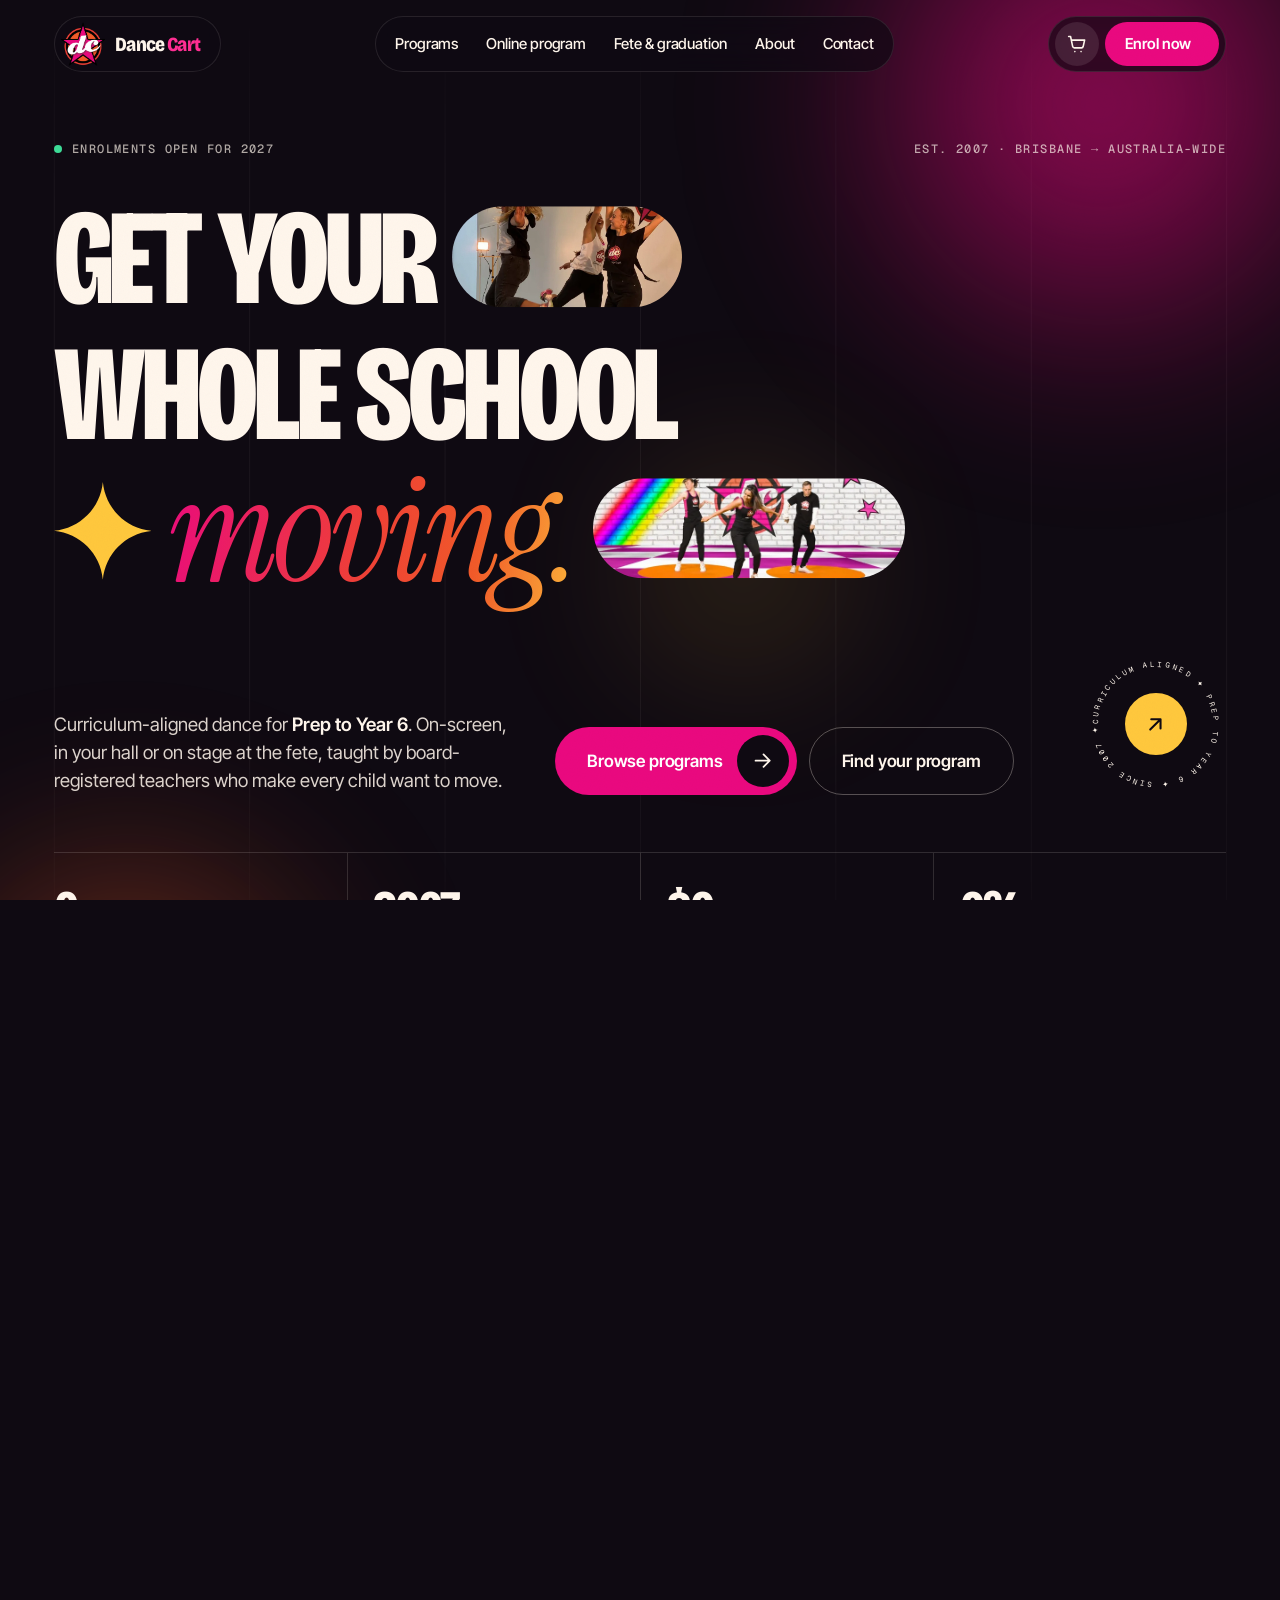
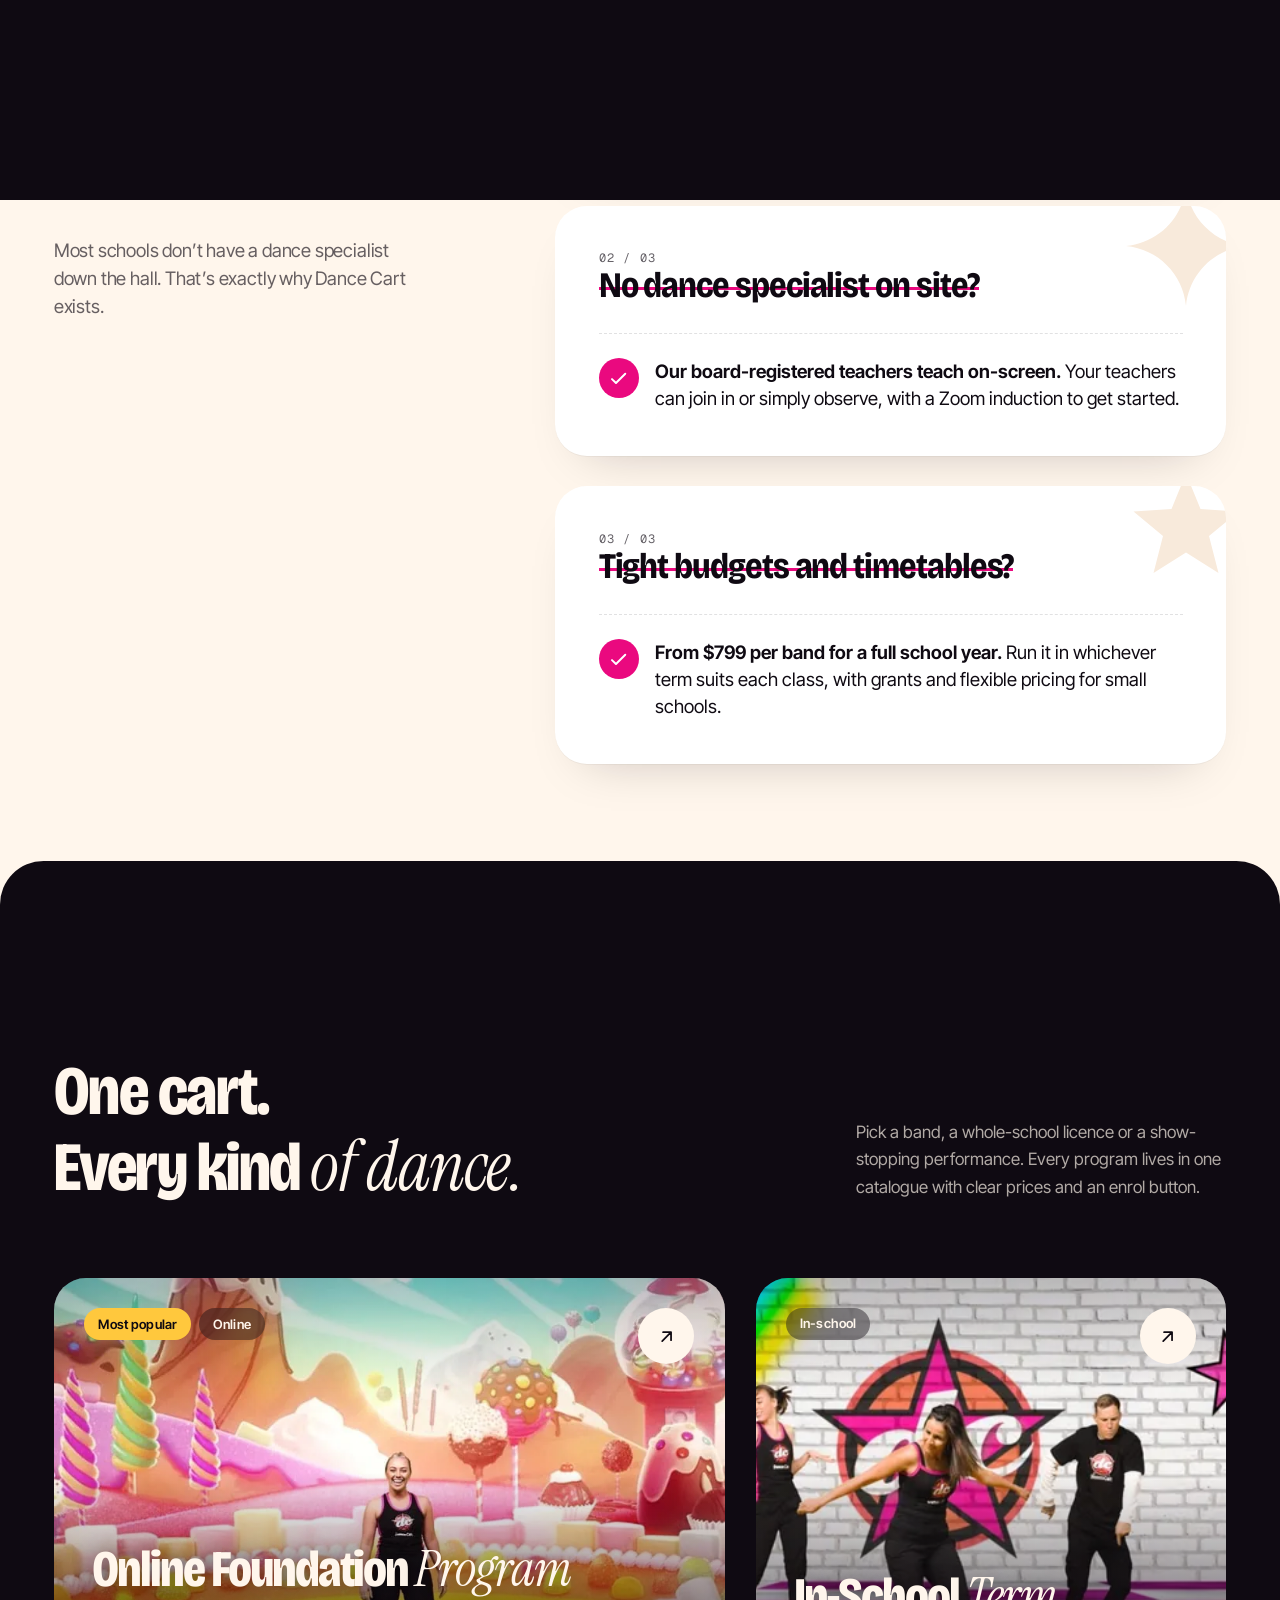
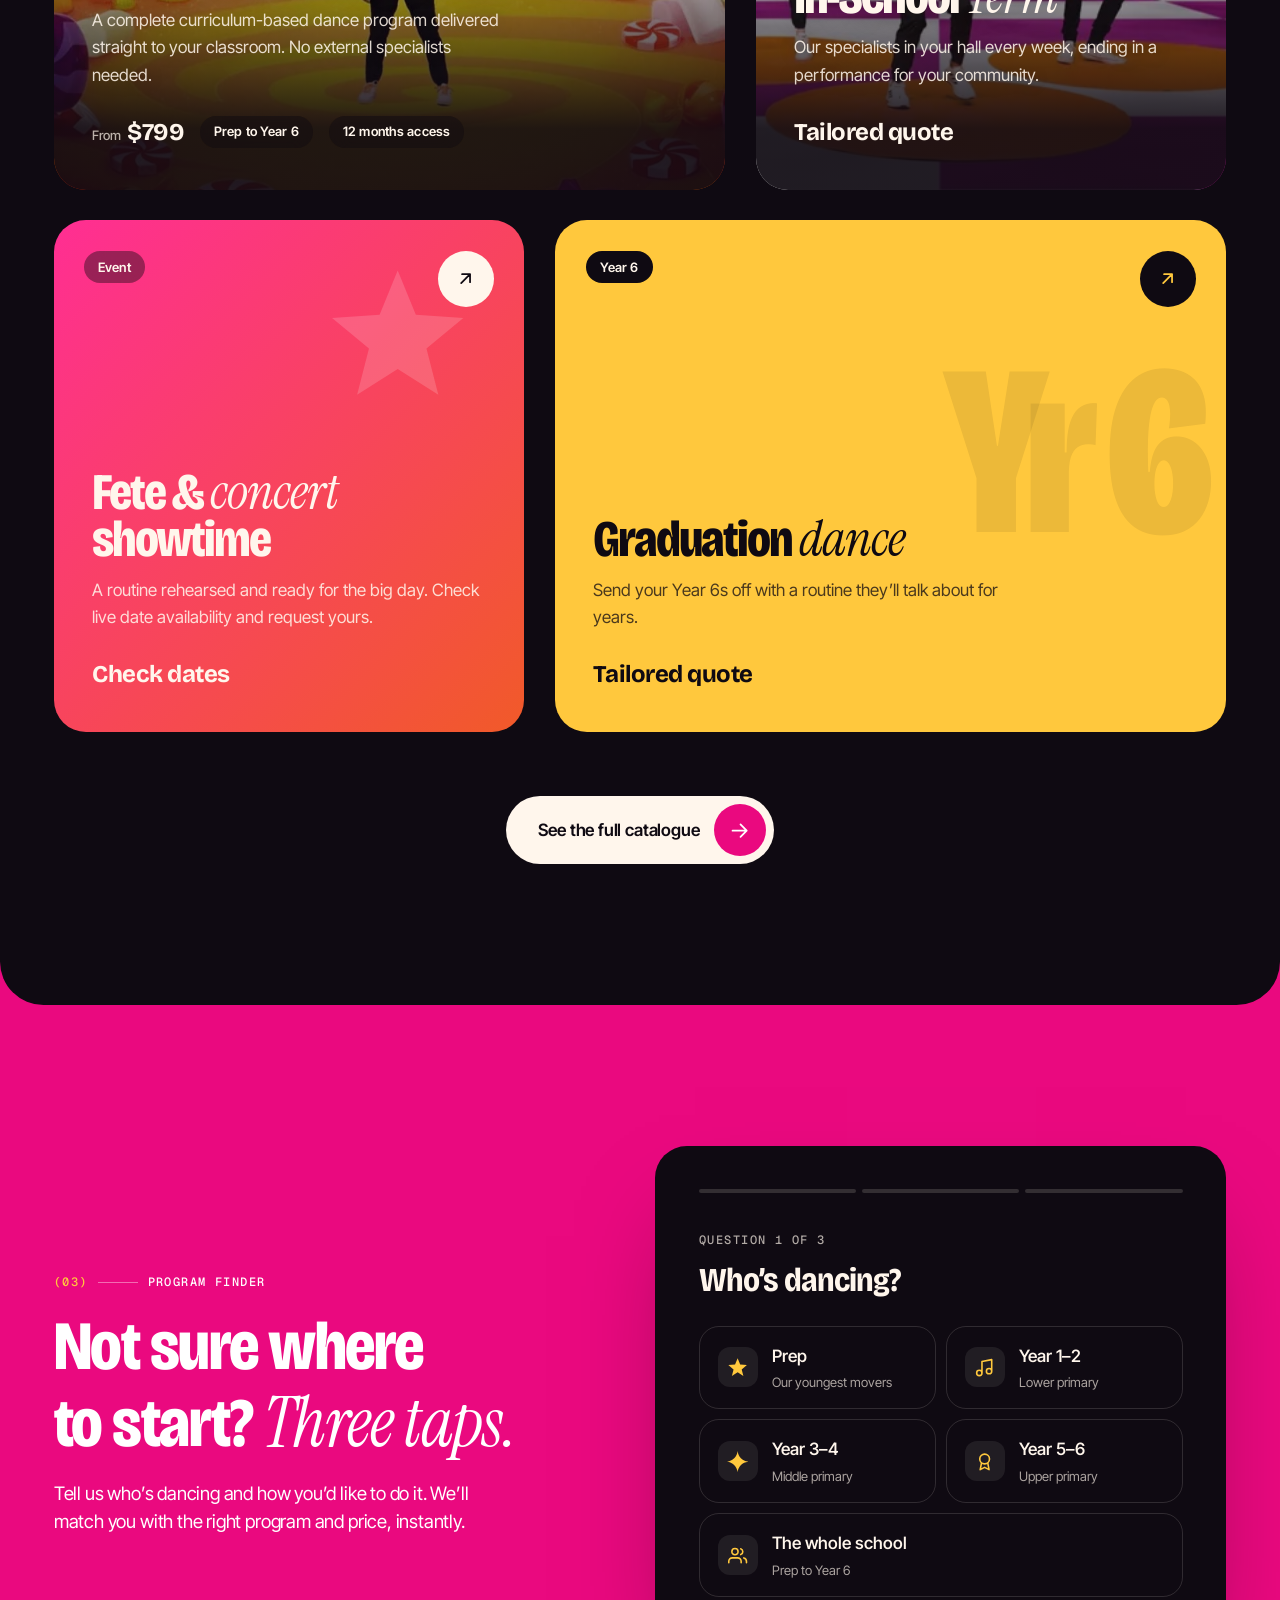
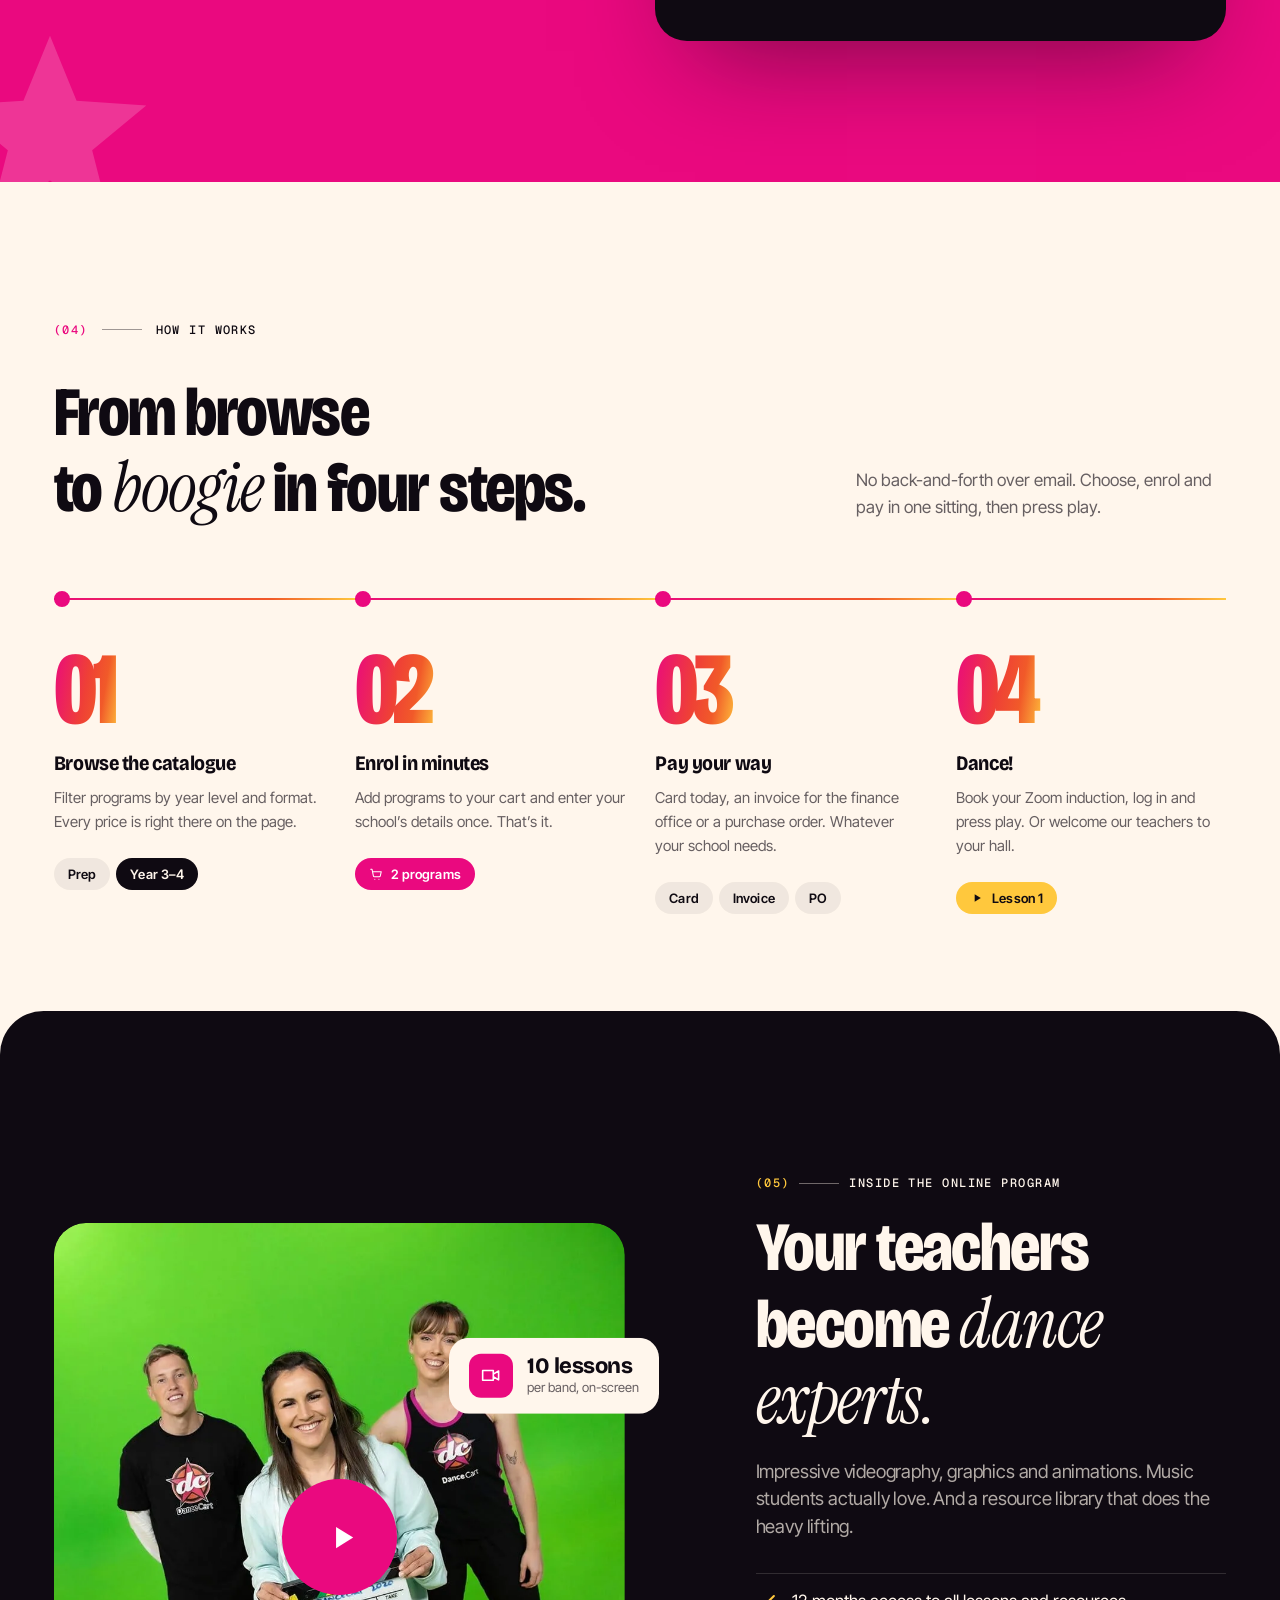
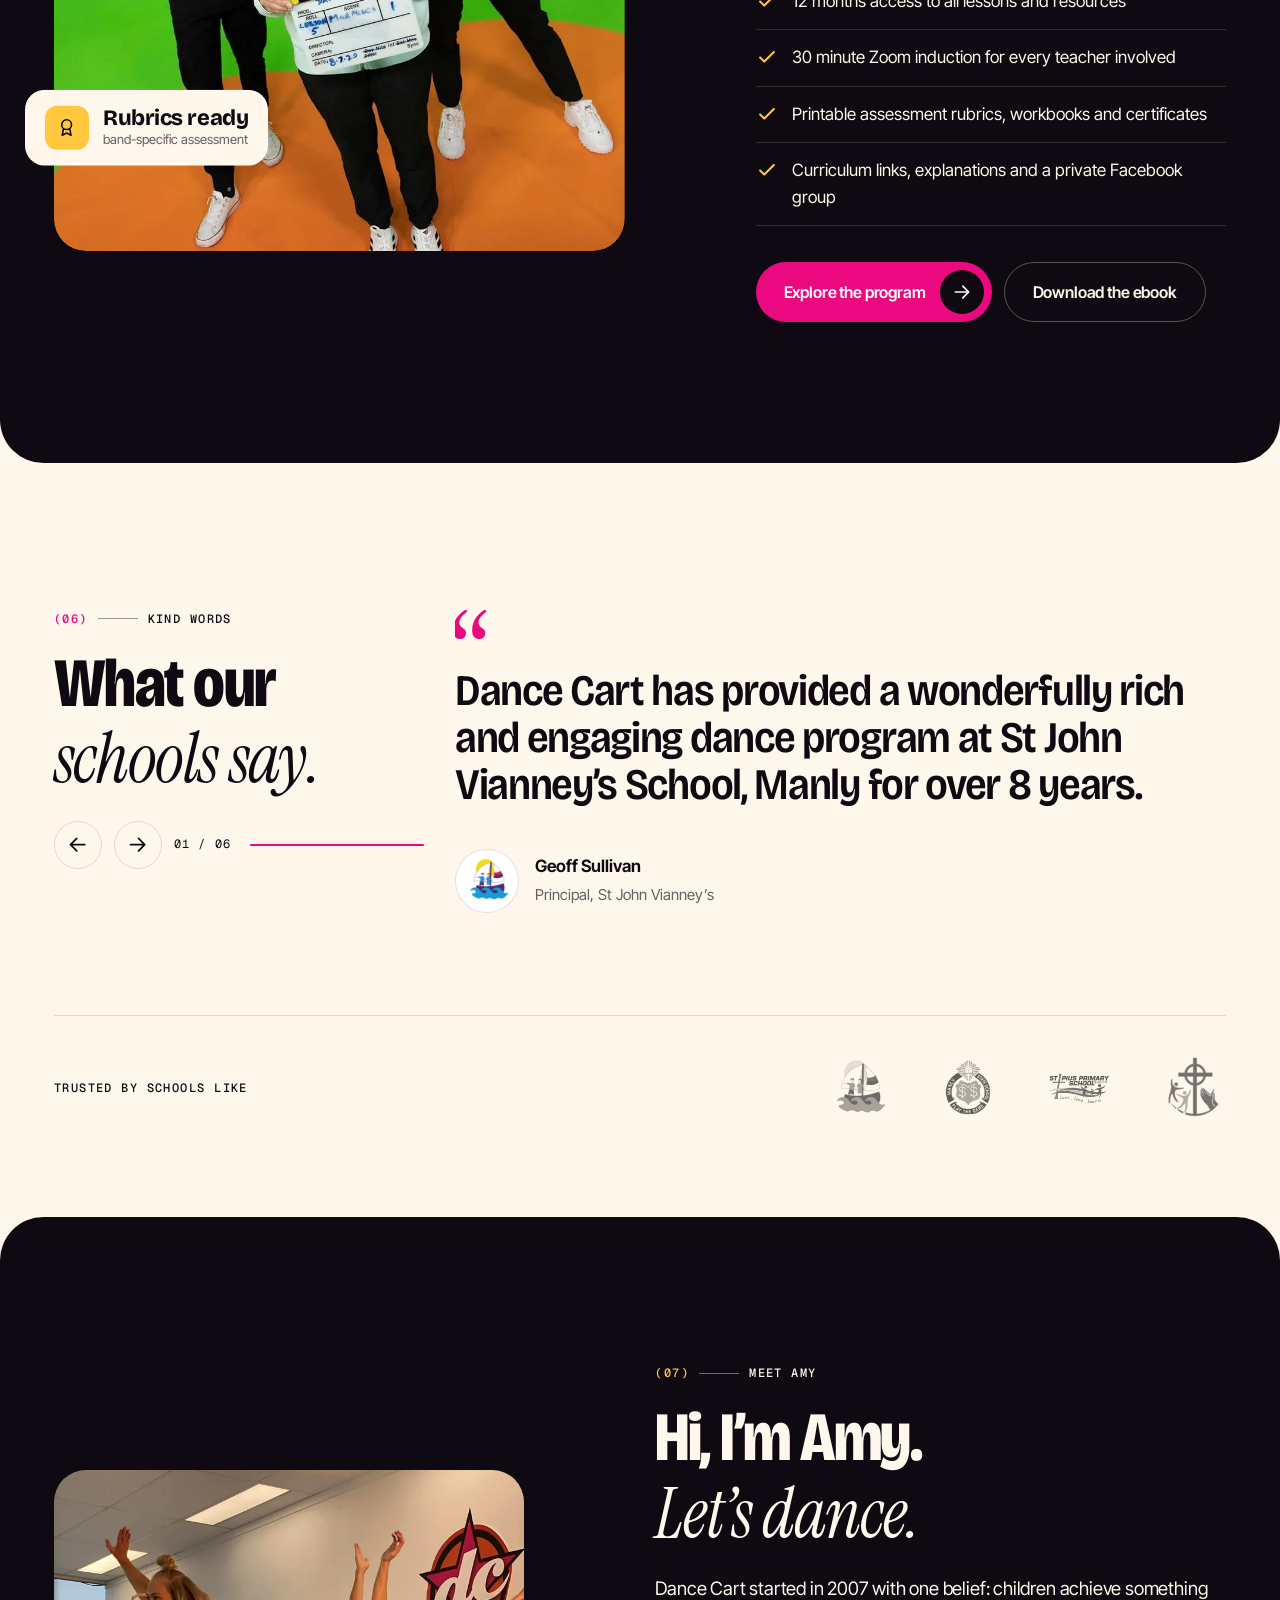
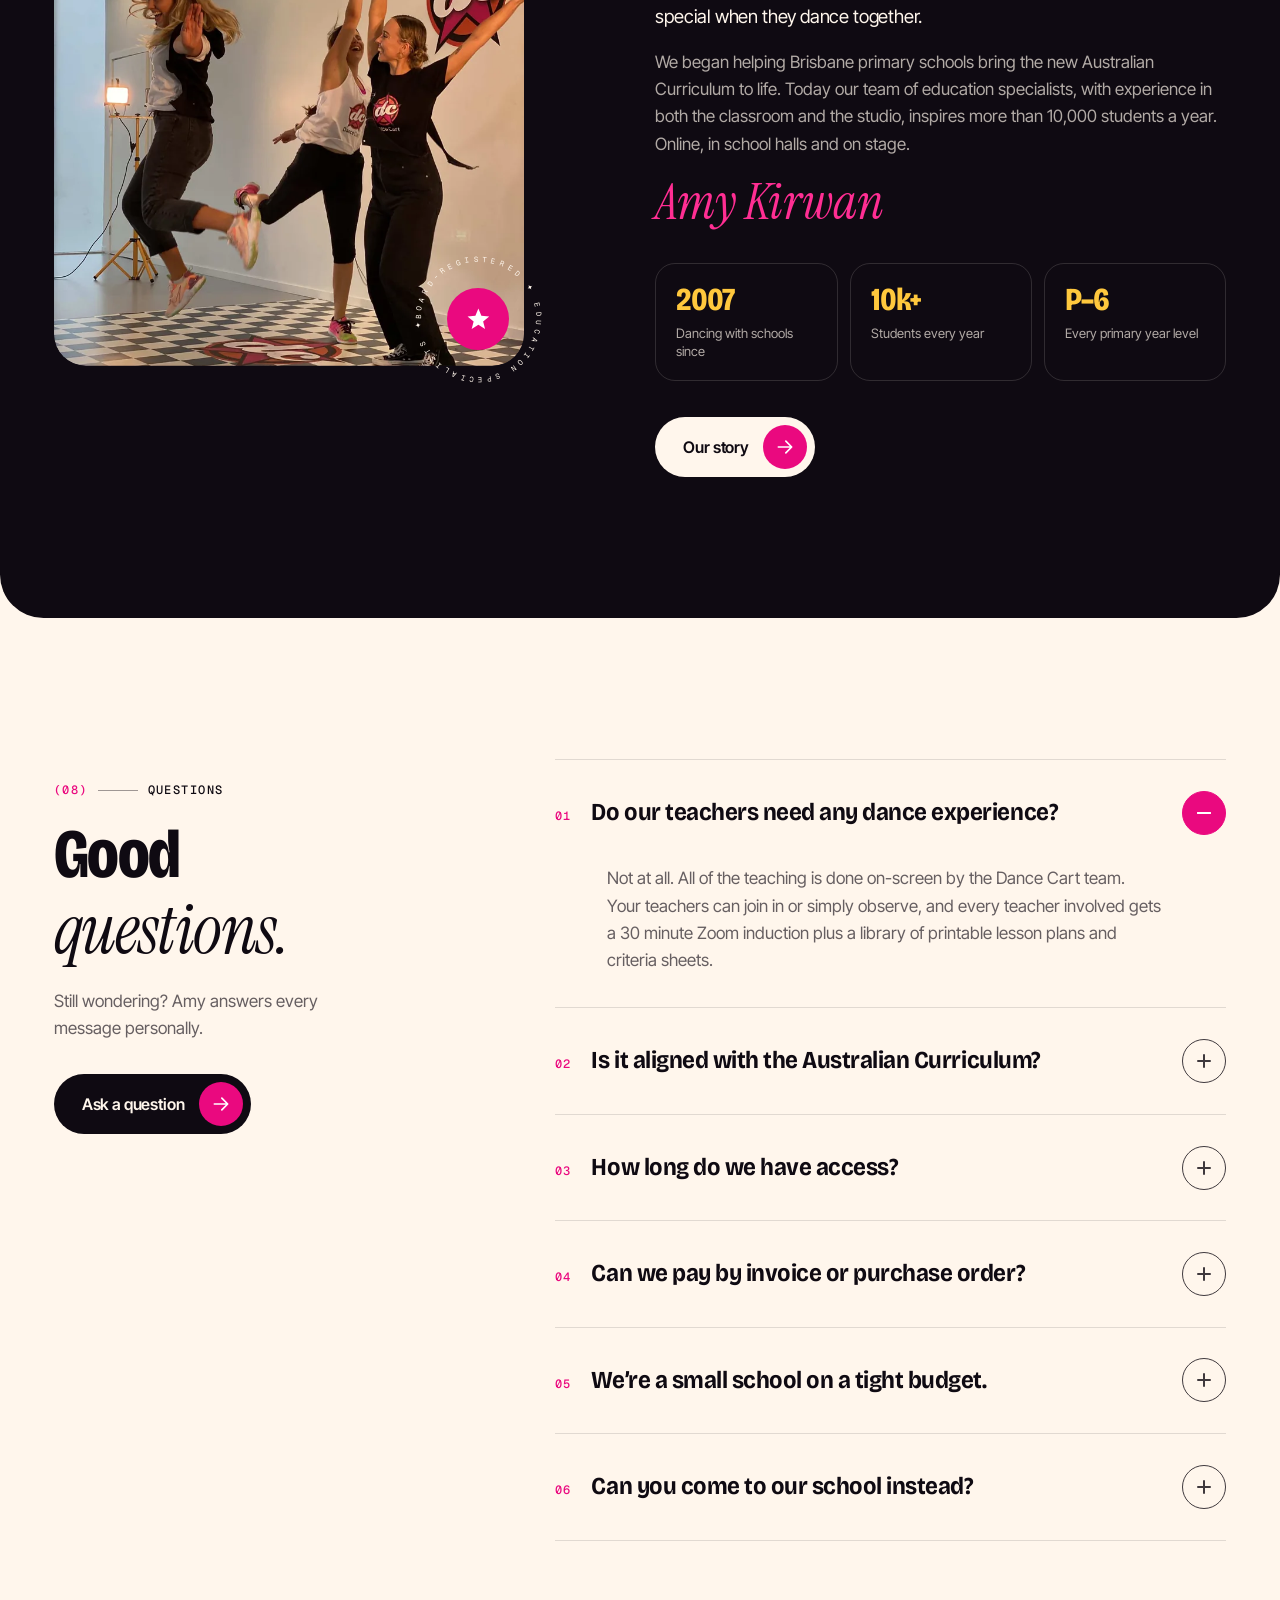
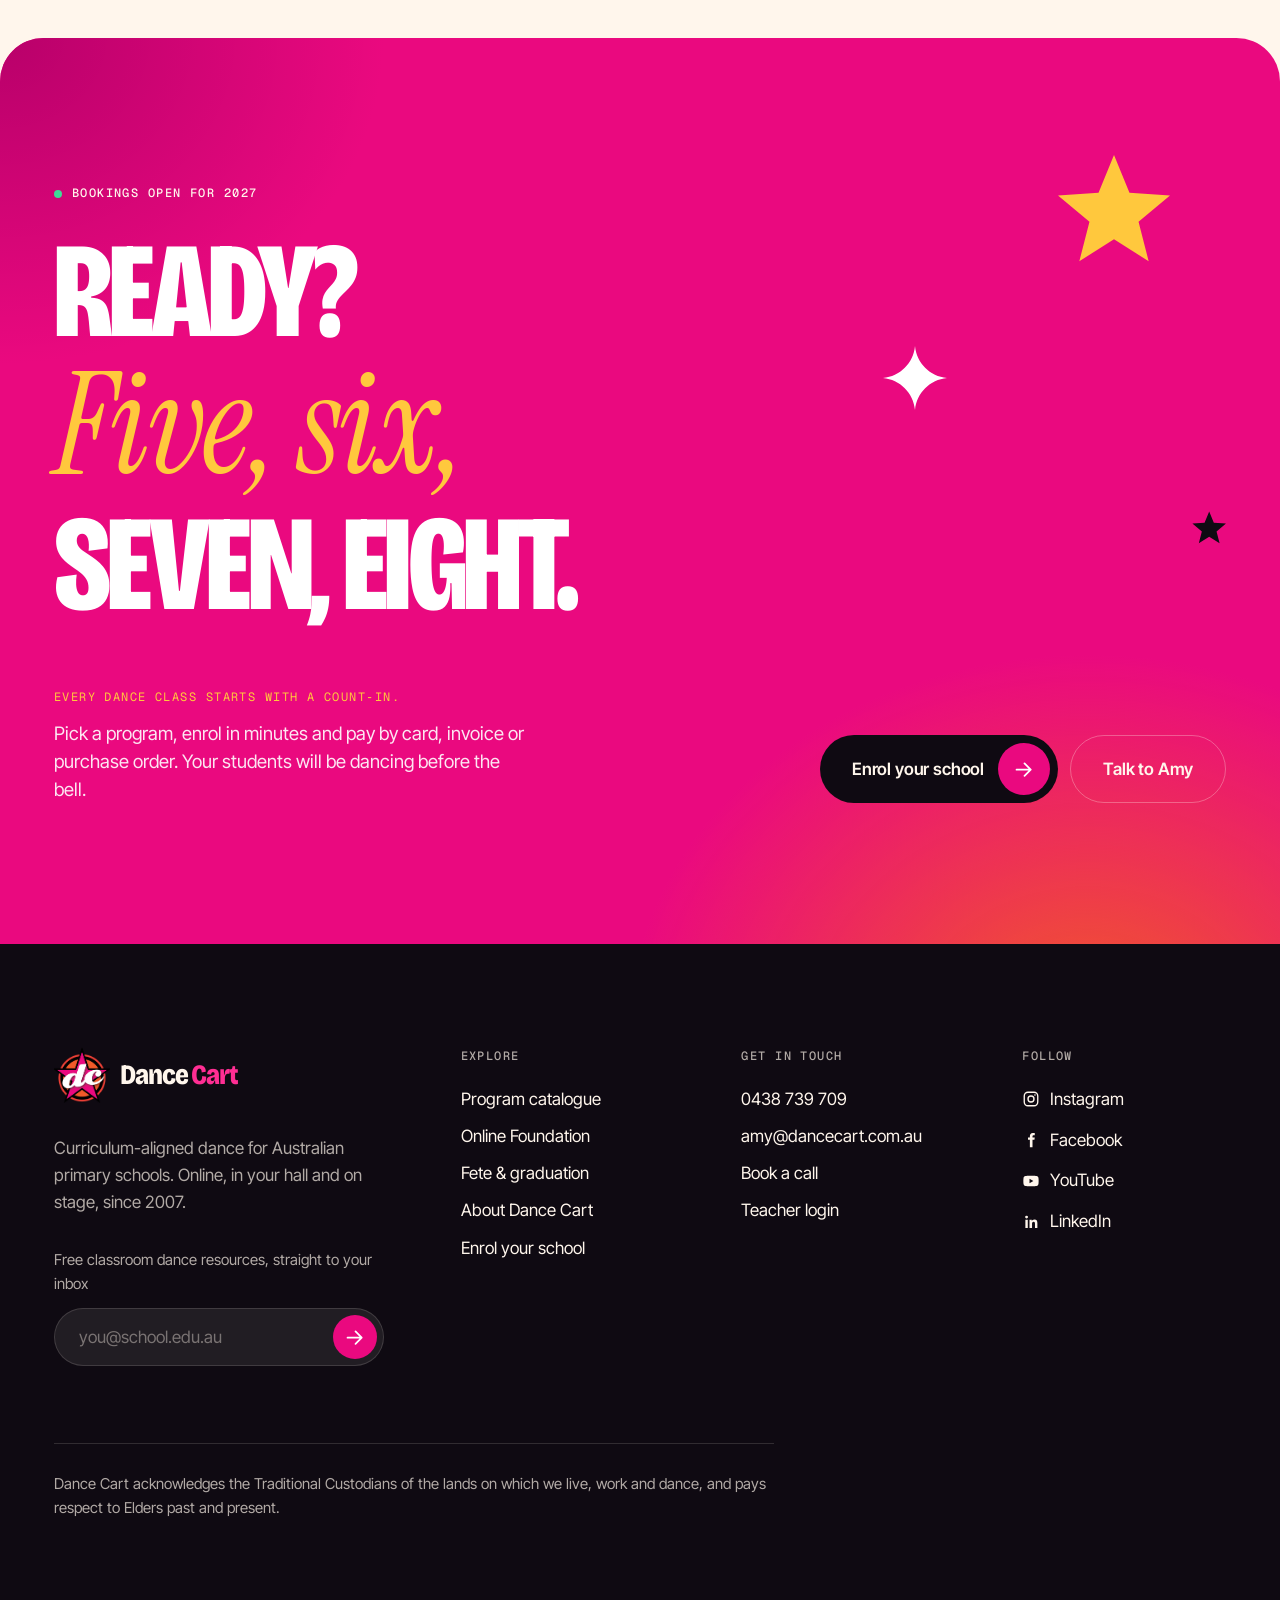
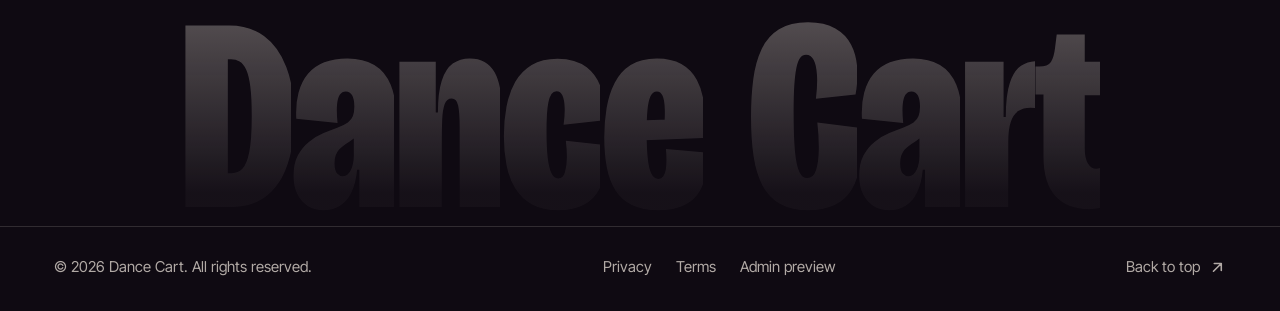
<file: index.html>
<!doctype html>
<html lang="en-AU">
<head>
  <meta charset="utf-8">
  <meta name="viewport" content="width=device-width, initial-scale=1, viewport-fit=cover">
  <title>Dance Cart | Curriculum-aligned dance programs for Australian primary schools</title>
  <meta name="description" content="Online, in-school, fete and graduation dance programs for Australian primary schools. Curriculum-aligned, taught by board-registered teachers. Browse, enrol and pay online.">
  <meta name="robots" content="index, follow">
  <link rel="canonical" href="https://www.dancecart.com.au/">
  <meta name="theme-color" content="#0f0a12">
  <meta property="og:type" content="website">
  <meta property="og:site_name" content="Dance Cart">
  <meta property="og:title" content="Dance Cart | Curriculum-aligned dance programs for Australian primary schools">
  <meta property="og:description" content="Online, in-school, fete and graduation dance programs for Australian primary schools. Curriculum-aligned, taught by board-registered teachers. Browse, enrol and pay online.">
  <meta property="og:url" content="https://www.dancecart.com.au/">
  <meta property="og:image" content="assets/img/og.jpg">
  <meta name="twitter:card" content="summary_large_image">
  <link rel="icon" href="assets/img/favicon.svg" type="image/svg+xml">
  <link rel="icon" href="assets/img/favicon-32.png" sizes="32x32" type="image/png">
  <link rel="apple-touch-icon" href="assets/img/apple-touch-icon.png">
  <script>
    /* Before first paint: preloader on the first visit of a session,
       a curtain when arriving from another page of the site. */
    (function (d) {
      var h = d.documentElement; h.classList.add('js');
      try {
        if (window.matchMedia('(prefers-reduced-motion: reduce)').matches) return;
        var s = window.sessionStorage;
        if (!s.getItem('dc-seen')) h.classList.add('is-loading');
        else if (s.getItem('dc-nav')) h.classList.add('is-entering');
        setTimeout(function () { h.classList.remove('is-loading', 'is-entering'); }, 6000);
      } catch (e) {}
    })(document);
  </script>
  <link rel="preload" href="assets/fonts/bricolage-grotesque-normal-200-800.woff2" as="font" type="font/woff2" crossorigin>
  <link rel="preload" href="assets/fonts/inter-tight-normal-300-700.woff2" as="font" type="font/woff2" crossorigin>
  <link rel="preload" href="assets/fonts/instrument-serif-italic-400.woff2" as="font" type="font/woff2" crossorigin>
  <link rel="stylesheet" href="assets/css/fonts.css?v=c5fd3fbf">
  <link rel="stylesheet" href="assets/css/main.css?v=0a6842bb">
  <script type="application/ld+json">
  {
    "@context": "https://schema.org",
    "@type": "EducationalOrganization",
    "name": "Dance Cart",
    "url": "https://www.dancecart.com.au",
    "email": "amy@dancecart.com.au",
    "telephone": "+61 438 739 709",
    "foundingDate": "2007",
    "description": "Curriculum-aligned dance programs for Australian primary schools: online, in-school, fete and graduation performances.",
    "areaServed": "Australia",
    "address": { "@type": "PostalAddress", "addressLocality": "Brisbane", "addressRegion": "QLD", "addressCountry": "AU" },
    "sameAs": [
      "https://www.facebook.com/Dancecart/",
      "https://www.instagram.com/dance.cart/",
      "https://www.linkedin.com/company/dance-cart/",
      "https://www.youtube.com/channel/UClw1FPyxZNXL_c0dzCB1tfg"
    ]
  }
  </script>
</head>
<body data-page="home" class="" id="top">
  <a class="skip-link" href="#main">Skip to content</a>

  <svg width="0" height="0" style="position:absolute" aria-hidden="true" focusable="false">
    <defs>
      <symbol id="i-star" viewBox="0 0 24 24"><path d="M12 1.5l2.9 7.1 7.6.5-5.9 4.9 1.9 7.4L12 17.3l-6.5 4.1 1.9-7.4L1.5 9.1l7.6-.5z" fill="currentColor"/></symbol>
      <symbol id="i-spark" viewBox="0 0 24 24"><path d="M12 0c.6 6.4 5.6 11.4 12 12-6.4.6-11.4 5.6-12 12-.6-6.4-5.6-11.4-12-12C6.4 11.4 11.4 6.4 12 0z" fill="currentColor"/></symbol>
      <symbol id="i-arrow" viewBox="0 0 24 24"><path d="M4 12h15m-6-7 7 7-7 7" fill="none" stroke="currentColor" stroke-width="2" stroke-linecap="round" stroke-linejoin="round"/></symbol>
      <symbol id="i-arrow-ur" viewBox="0 0 24 24"><path d="M7 17 17 7M8 7h9v9" fill="none" stroke="currentColor" stroke-width="2" stroke-linecap="round" stroke-linejoin="round"/></symbol>
      <symbol id="i-arrow-l" viewBox="0 0 24 24"><path d="M20 12H5m6-7-7 7 7 7" fill="none" stroke="currentColor" stroke-width="2" stroke-linecap="round" stroke-linejoin="round"/></symbol>
      <symbol id="i-cart" viewBox="0 0 24 24"><path d="M3 4h2.2l2.3 11.2a2 2 0 0 0 2 1.6h7.9a2 2 0 0 0 2-1.5L21 8H6.1M10 21h.01M17 21h.01" fill="none" stroke="currentColor" stroke-width="1.8" stroke-linecap="round" stroke-linejoin="round"/></symbol>
      <symbol id="i-close" viewBox="0 0 24 24"><path d="M6 6l12 12M18 6 6 18" fill="none" stroke="currentColor" stroke-width="2" stroke-linecap="round"/></symbol>
      <symbol id="i-plus" viewBox="0 0 24 24"><path d="M12 5v14M5 12h14" fill="none" stroke="currentColor" stroke-width="2" stroke-linecap="round"/></symbol>
      <symbol id="i-minus" viewBox="0 0 24 24"><path d="M5 12h14" fill="none" stroke="currentColor" stroke-width="2" stroke-linecap="round"/></symbol>
      <symbol id="i-check" viewBox="0 0 24 24"><path d="m4.5 12.5 4.5 4.5 10.5-10.5" fill="none" stroke="currentColor" stroke-width="2.2" stroke-linecap="round" stroke-linejoin="round"/></symbol>
      <symbol id="i-play" viewBox="0 0 24 24"><path d="M8 5.5v13l10.5-6.5z" fill="currentColor"/></symbol>
      <symbol id="i-phone" viewBox="0 0 24 24"><path d="M5 3h3.5l1.8 4.6-2.3 1.5a11 11 0 0 0 6.9 6.9l1.5-2.3L21 15.5V19a2 2 0 0 1-2.2 2A17 17 0 0 1 3 5.2 2 2 0 0 1 5 3z" fill="none" stroke="currentColor" stroke-width="1.8" stroke-linejoin="round"/></symbol>
      <symbol id="i-mail" viewBox="0 0 24 24"><path d="M3.5 5.5h17v13h-17zM4 6l8 6.5L20 6" fill="none" stroke="currentColor" stroke-width="1.8" stroke-linejoin="round"/></symbol>
      <symbol id="i-calendar" viewBox="0 0 24 24"><path d="M4 6.5h16V20H4zM4 10.5h16M8.5 3.5v5M15.5 3.5v5" fill="none" stroke="currentColor" stroke-width="1.8" stroke-linecap="round" stroke-linejoin="round"/></symbol>
      <symbol id="i-card" viewBox="0 0 24 24"><path d="M3 6h18v12H3zM3 10h18M7 15h4" fill="none" stroke="currentColor" stroke-width="1.8" stroke-linecap="round" stroke-linejoin="round"/></symbol>
      <symbol id="i-doc" viewBox="0 0 24 24"><path d="M6 3h8l4 4v14H6zM14 3v4h4M9 12h6M9 16h6" fill="none" stroke="currentColor" stroke-width="1.8" stroke-linecap="round" stroke-linejoin="round"/></symbol>
      <symbol id="i-receipt" viewBox="0 0 24 24"><path d="M6 3h12v18l-3-2-3 2-3-2-3 2zM9 8h6M9 12h6" fill="none" stroke="currentColor" stroke-width="1.8" stroke-linecap="round" stroke-linejoin="round"/></symbol>
      <symbol id="i-video" viewBox="0 0 24 24"><path d="M3 6.5h12v11H3zM15 10.5l6-3.5v10l-6-3.5" fill="none" stroke="currentColor" stroke-width="1.8" stroke-linejoin="round"/></symbol>
      <symbol id="i-music" viewBox="0 0 24 24"><path d="M9 18V5l11-2v13M9 18a3 3 0 1 1-6 0 3 3 0 0 1 6 0zM20 16a3 3 0 1 1-6 0 3 3 0 0 1 6 0z" fill="none" stroke="currentColor" stroke-width="1.8" stroke-linejoin="round"/></symbol>
      <symbol id="i-users" viewBox="0 0 24 24"><path d="M16 20v-1.5a4 4 0 0 0-4-4H6a4 4 0 0 0-4 4V20M9 11a3.5 3.5 0 1 0 0-7 3.5 3.5 0 0 0 0 7zM22 20v-1.5a4 4 0 0 0-3-3.9M15.5 4.2a3.5 3.5 0 0 1 0 6.6" fill="none" stroke="currentColor" stroke-width="1.8" stroke-linecap="round" stroke-linejoin="round"/></symbol>
      <symbol id="i-clock" viewBox="0 0 24 24"><circle cx="12" cy="12" r="8.5" fill="none" stroke="currentColor" stroke-width="1.8"/><path d="M12 7.5V12l3 2" fill="none" stroke="currentColor" stroke-width="1.8" stroke-linecap="round"/></symbol>
      <symbol id="i-award" viewBox="0 0 24 24"><circle cx="12" cy="9" r="5.5" fill="none" stroke="currentColor" stroke-width="1.8"/><path d="m8.5 13.5-1.5 7.5 5-2.5 5 2.5-1.5-7.5" fill="none" stroke="currentColor" stroke-width="1.8" stroke-linejoin="round"/></symbol>
      <symbol id="i-book" viewBox="0 0 24 24"><path d="M4 5a2 2 0 0 1 2-2h14v15H6a2 2 0 0 0-2 2zM4 20a2 2 0 0 0 2 2h14v-4" fill="none" stroke="currentColor" stroke-width="1.8" stroke-linejoin="round"/></symbol>
      <symbol id="i-shield" viewBox="0 0 24 24"><path d="M12 3 4.5 6v5.5c0 4.6 3.2 8.4 7.5 9.5 4.3-1.1 7.5-4.9 7.5-9.5V6z M8.5 12l2.5 2.5 4.5-4.5" fill="none" stroke="currentColor" stroke-width="1.8" stroke-linejoin="round" stroke-linecap="round"/></symbol>
      <symbol id="i-pin" viewBox="0 0 24 24"><path d="M12 21s-6.5-5.6-6.5-11a6.5 6.5 0 0 1 13 0c0 5.4-6.5 11-6.5 11z" fill="none" stroke="currentColor" stroke-width="1.8"/><circle cx="12" cy="10" r="2.4" fill="none" stroke="currentColor" stroke-width="1.8"/></symbol>
      <symbol id="i-download" viewBox="0 0 24 24"><path d="M12 4v11m-5-5 5 5 5-5M5 20h14" fill="none" stroke="currentColor" stroke-width="2" stroke-linecap="round" stroke-linejoin="round"/></symbol>
      <symbol id="i-search" viewBox="0 0 24 24"><circle cx="11" cy="11" r="6.5" fill="none" stroke="currentColor" stroke-width="1.8"/><path d="m16 16 4.5 4.5" fill="none" stroke="currentColor" stroke-width="1.8" stroke-linecap="round"/></symbol>
      <symbol id="i-lock" viewBox="0 0 24 24"><path d="M5.5 10.5h13V21h-13zM8 10.5V7.5a4 4 0 0 1 8 0v3" fill="none" stroke="currentColor" stroke-width="1.8" stroke-linejoin="round"/></symbol>
      <symbol id="i-facebook" viewBox="0 0 24 24"><path d="M14 8.5V7c0-.8.5-1.2 1.2-1.2H17V2.6h-2.6C11.6 2.6 10.5 4.4 10.5 7v1.5H8v3.3h2.5V21.5H14V11.8h2.6l.4-3.3z" fill="currentColor"/></symbol>
      <symbol id="i-instagram" viewBox="0 0 24 24"><rect x="3" y="3" width="18" height="18" rx="5" fill="none" stroke="currentColor" stroke-width="1.8"/><circle cx="12" cy="12" r="4" fill="none" stroke="currentColor" stroke-width="1.8"/><circle cx="17.3" cy="6.7" r="1.1" fill="currentColor"/></symbol>
      <symbol id="i-linkedin" viewBox="0 0 24 24"><path d="M4.5 9h3.2v11H4.5zM6.1 3.5a1.9 1.9 0 1 1 0 3.8 1.9 1.9 0 0 1 0-3.8zM10 9h3v1.6c.5-.9 1.7-1.9 3.5-1.9 3.4 0 4 2.2 4 5.1V20h-3.2v-5.5c0-1.3 0-3-1.8-3s-2.1 1.4-2.1 2.9V20H10z" fill="currentColor"/></symbol>
      <symbol id="i-youtube" viewBox="0 0 24 24"><path d="M22 8.2c-.2-1.6-1-2.7-2.6-2.9C16.9 5 12 5 12 5s-4.9 0-7.4.3C3 5.5 2.2 6.6 2 8.2 1.8 9.6 1.8 12 1.8 12s0 2.4.2 3.8c.2 1.6 1 2.7 2.6 2.9C7.1 19 12 19 12 19s4.9 0 7.4-.3c1.6-.2 2.4-1.3 2.6-2.9.2-1.4.2-3.8.2-3.8s0-2.4-.2-3.8zM10 15V9l5.2 3z" fill="currentColor"/></symbol>
      <symbol id="i-x" viewBox="0 0 24 24"><path d="M17.5 3h3.2l-7 8 8.2 10h-6.4l-5-6.2L4.8 21H1.6l7.5-8.6L1.2 3h6.6l4.5 5.7zm-1.1 16.2h1.8L6.7 4.7H4.8z" fill="currentColor"/></symbol>
    </defs>
  </svg>

  <div class="preloader" aria-hidden="true" title="Click to skip">
    <div class="preloader__layer preloader__layer--1"></div>
    <div class="preloader__layer preloader__layer--2"></div>
    <div class="preloader__layer preloader__layer--3"></div>

    <div class="preloader__top">
      <span class="label">Dance Cart &middot; Est. 2007</span>
      <span class="label preloader__hint">The count&#8209;in every dance class starts with</span>
    </div>

    <div class="preloader__count">
      <span class="preloader__num">5</span><span class="preloader__num">6</span><span class="preloader__num">7</span><span class="preloader__num">8</span>
      <div class="preloader__go">
        <img src="assets/img/dc-mark.png" alt="" width="140" height="140">
        <span>Let&rsquo;s <em>dance!</em></span>
      </div>
    </div>

    <div class="preloader__bottom">
      <span class="preloader__beats"><i></i><i></i><i></i><i></i></span>
      <span class="label preloader__words"><b>Five</b> <b>six</b> <b>seven</b> <b>eight</b></span>
    </div>
  </div>


  <div class="curtain" aria-hidden="true">
    <div class="curtain__panel curtain__panel--1"></div>
    <div class="curtain__panel curtain__panel--2"></div>
    <div class="curtain__panel curtain__panel--3"><img src="assets/img/dc-mark.png" alt="" width="96" height="96"></div>
  </div>

  <header class="header" data-header>
    <div class="header__inner">
      <a class="brand" href="index.html" aria-label="Dance Cart home">
        <img class="brand__mark" src="assets/img/dc-mark.png" alt="" width="44" height="44">
        <span class="brand__word">Dance<span>Cart</span></span>
      </a>

      <nav class="nav" aria-label="Main">
        <ul class="nav__list">
          <li><a class="nav__link" href="programs.html" data-nav="programs">Programs</a></li>
          <li><a class="nav__link" href="online-foundation.html" data-nav="online-foundation">Online program</a></li>
          <li><a class="nav__link" href="events.html" data-nav="events">Fete &amp; graduation</a></li>
          <li><a class="nav__link" href="about.html" data-nav="about">About</a></li>
          <li><a class="nav__link" href="contact.html" data-nav="contact">Contact</a></li>
        </ul>
      </nav>

      <div class="header__actions">
        <a class="header__login" href="https://www.dancecart.com.au/online-courses/">Teacher login</a>
        <button class="cart-btn" type="button" data-cart-open aria-label="Open your enrolment cart">
          <svg class="i"><use href="#i-cart"/></svg>
          <span class="cart-btn__count" data-cart-count>0</span>
        </button>
        <a class="btn btn--primary btn--sm header__cta" href="enrol.html" data-magnetic><span class="btn__text" data-text="Enrol now">Enrol now</span></a>
        <button class="burger" type="button" aria-label="Open menu" aria-expanded="false" aria-controls="menu" data-menu-toggle>
          <span></span><span></span>
        </button>
      </div>
    </div>
  </header>

  <div class="menu" id="menu" aria-hidden="true">
    <div class="menu__bg"></div>
    <nav class="menu__inner" aria-label="Mobile">
      <ul class="menu__list">
        <li><a href="index.html" data-nav="home" aria-current="page"><span class="menu__num">01</span>Home</a></li>
        <li><a href="programs.html" data-nav="programs"><span class="menu__num">02</span>Programs</a></li>
        <li><a href="online-foundation.html" data-nav="online-foundation"><span class="menu__num">03</span>Online program</a></li>
        <li><a href="events.html" data-nav="events"><span class="menu__num">04</span>Fete &amp; grad</a></li>
        <li><a href="about.html" data-nav="about"><span class="menu__num">05</span>About</a></li>
        <li><a href="contact.html" data-nav="contact"><span class="menu__num">06</span>Contact</a></li>
      </ul>
      <div class="menu__foot">
        <a class="btn btn--primary" href="enrol.html"><span class="btn__text" data-text="Enrol your school">Enrol your school</span><span class="btn__icon"><svg class="i"><use href="#i-arrow"/></svg></span></a>
        <div class="menu__contact">
          <a href="tel:+61438739709">0438 739 709</a>
          <a href="mailto:amy@dancecart.com.au">amy@dancecart.com.au</a>
          <a href="https://www.dancecart.com.au/online-courses/">Teacher login</a>
        </div>
      </div>
    </nav>
  </div>


  <main id="main" tabindex="-1">
<!-- Hero -->
    <section class="hero" aria-labelledby="hero-title">
      <div class="hero__bg" aria-hidden="true">
        <div class="hero__grid-lines"></div>
        <div class="blob blob--pink"></div>
        <div class="blob blob--orange"></div>
        <div class="blob blob--sun"></div>
      </div>

      <div class="container">
        <div class="hero__top" data-reveal="fade">
          <span class="label"><span class="label__dot"></span>Enrolments open for 2027</span>
          <span class="label">Est. 2007 &middot; Brisbane &rarr; Australia-wide</span>
        </div>

        <h1 class="hero__title" id="hero-title" data-split>
          <span class="hero__line">Get your <span class="hero__pill"><img src="assets/img/studio-jump-800.webp" alt="" width="800" height="886" fetchpriority="high"></span></span>
          <span class="hero__line hero__line--2">whole school</span>
          <span class="hero__line"><span class="hero__star" aria-hidden="true"><svg class="i"><use href="#i-spark"/></svg></span><em>moving.</em><span class="hero__pill hero__pill--wide"><img src="assets/img/rainbow-studio-700.webp" alt="" width="700" height="393"></span></span>
        </h1>

        <div class="hero__foot">
          <p class="hero__lead" data-reveal style="--d:.35s">Curriculum-aligned dance for <strong>Prep to Year 6</strong>. On-screen, in your hall or on stage at the fete, taught by board-registered teachers who make every child want to move.</p>
          <div class="hero__ctas" data-reveal style="--d:.45s">
            <a class="btn btn--primary btn--lg" href="programs.html" data-magnetic><span class="btn__text" data-text="Browse programs">Browse programs</span><span class="btn__icon"><svg class="i"><use href="#i-arrow"/></svg></span></a>
            <a class="btn btn--ghost-light btn--lg" href="#finder"><span class="btn__text" data-text="Find your program">Find your program</span></a>
          </div>
          <a class="hero__badge badge-spin" href="online-foundation.html" aria-label="Explore the Online Foundation Program" data-reveal="scale" style="--d:.55s">
            <svg class="ring" viewBox="0 0 200 200" aria-hidden="true"><defs><path id="ring-hero" d="M100,100 m-82,0 a82,82 0 1,1 164,0 a82,82 0 1,1 -164,0"/></defs><text><textPath href="#ring-hero" textLength="512" lengthAdjust="spacing">Curriculum aligned &#10022; Prep to Year 6 &#10022; Since 2007 &#10022; </textPath></text></svg>
            <span class="badge-spin__core"><svg class="i"><use href="#i-arrow-ur"/></svg></span>
          </a>
        </div>

        <div class="stats" data-reveal style="--d:.6s">
          <div class="stat"><span class="stat__num"><span data-count="10000">10,000</span>+</span><span class="stat__label">students dancing with us every year</span></div>
          <div class="stat"><span class="stat__num">2007</span><span class="stat__label">getting Aussie schools moving since</span></div>
          <div class="stat"><span class="stat__num">$<span data-count="799">799</span></span><span class="stat__label">a full year of online lessons per band</span></div>
          <div class="stat"><span class="stat__num"><span data-count="100">100</span>%</span><span class="stat__label">aligned to the Australian Curriculum</span></div>
        </div>
      </div>
    </section>

    <!-- Ribbons -->
    <div class="ribbons" aria-hidden="true">
      <div class="ribbon ribbon--pink">
        <div class="marquee" style="--speed:38s">
          <div class="marquee__track">
            <span class="marquee__item">Prep <svg class="i"><use href="#i-star"/></svg> Year 1&ndash;2 <svg class="i"><use href="#i-star"/></svg> Year 3&ndash;4 <svg class="i"><use href="#i-star"/></svg> Year 5&ndash;6 <svg class="i"><use href="#i-star"/></svg> <em>Whole school</em> <svg class="i"><use href="#i-star"/></svg></span>
          </div>
          <div class="marquee__track">
            <span class="marquee__item">Prep <svg class="i"><use href="#i-star"/></svg> Year 1&ndash;2 <svg class="i"><use href="#i-star"/></svg> Year 3&ndash;4 <svg class="i"><use href="#i-star"/></svg> Year 5&ndash;6 <svg class="i"><use href="#i-star"/></svg> <em>Whole school</em> <svg class="i"><use href="#i-star"/></svg></span>
          </div>
        </div>
      </div>
      <div class="ribbon ribbon--sun">
        <div class="marquee marquee--reverse" style="--speed:44s">
          <div class="marquee__track">
            <span class="marquee__item">Online <svg class="i"><use href="#i-spark"/></svg> In your hall <svg class="i"><use href="#i-spark"/></svg> <em>On stage</em> <svg class="i"><use href="#i-spark"/></svg> Fete day <svg class="i"><use href="#i-spark"/></svg> Graduation <svg class="i"><use href="#i-spark"/></svg></span>
          </div>
          <div class="marquee__track">
            <span class="marquee__item">Online <svg class="i"><use href="#i-spark"/></svg> In your hall <svg class="i"><use href="#i-spark"/></svg> <em>On stage</em> <svg class="i"><use href="#i-spark"/></svg> Fete day <svg class="i"><use href="#i-spark"/></svg> Graduation <svg class="i"><use href="#i-spark"/></svg></span>
          </div>
        </div>
      </div>
    </div>

    <!-- (01) Problems → fixes -->
    <section class="section" aria-labelledby="fix-title">
      <div class="container fixes">
        <div class="fixes__intro">
          <p class="label" data-reveal><span class="label__num">(01)</span><span class="label__line"></span>Sound familiar?</p>
          <h2 class="h2" id="fix-title" data-split><span>Dance is in</span><span>the curriculum.</span><span><em>Now what?</em></span></h2>
          <p class="lead muted" data-reveal>Most schools don&rsquo;t have a dance specialist down the hall. That&rsquo;s exactly why Dance Cart exists.</p>
        </div>
        <div class="fixes__list">
          <article class="fix" data-reveal>
            <svg class="fix__deco" aria-hidden="true"><use href="#i-star"/></svg>
            <span class="fix__num">01 / 03</span>
            <h3 class="fix__q">Unsure how to get your school moving?</h3>
            <div class="fix__a"><span class="fix__tick"><svg class="i"><use href="#i-check"/></svg></span><p><strong>Ready-to-run units for every year level.</strong> Ten lessons per band with lesson plans, rubrics and certificates already done for you.</p></div>
          </article>
          <article class="fix" data-reveal>
            <svg class="fix__deco" aria-hidden="true"><use href="#i-spark"/></svg>
            <span class="fix__num">02 / 03</span>
            <h3 class="fix__q">No dance specialist on site?</h3>
            <div class="fix__a"><span class="fix__tick"><svg class="i"><use href="#i-check"/></svg></span><p><strong>Our board-registered teachers teach on-screen.</strong> Your teachers can join in or simply observe, with a Zoom induction to get started.</p></div>
          </article>
          <article class="fix" data-reveal>
            <svg class="fix__deco" aria-hidden="true"><use href="#i-star"/></svg>
            <span class="fix__num">03 / 03</span>
            <h3 class="fix__q">Tight budgets and timetables?</h3>
            <div class="fix__a"><span class="fix__tick"><svg class="i"><use href="#i-check"/></svg></span><p><strong>From $799 per band for a full school year.</strong> Run it in whichever term suits each class, with grants and flexible pricing for small schools.</p></div>
          </article>
        </div>
      </div>
    </section>

    <!-- (02) Programs -->
    <section class="section section--ink section--round" aria-labelledby="prog-title">
      <div class="container">
        <div class="sec-head">
          <p class="sec-head__label label" data-reveal><span class="label__num">(02)</span><span class="label__line"></span>Programs</p>
          <h2 class="sec-head__title h2" id="prog-title" data-split><span>One cart.</span><span>Every kind <em>of dance.</em></span></h2>
          <div class="sec-head__aside" data-reveal>
            <p class="muted">Pick a band, a whole-school licence or a show-stopping performance. Every program lives in one catalogue with clear prices and an enrol button.</p>
          </div>
        </div>

        <div class="bento">
          <a class="bento__card bento__card--a" href="online-foundation.html" data-reveal data-cursor="Explore">
            <div class="bento__media"><img src="assets/img/candyland-862.webp" alt="A Dance Cart teacher on a colourful candyland set filming an online lesson" loading="lazy" width="862" height="679"></div>
            <div class="bento__top"><div class="bento__chips"><span class="chip chip--sun">Most popular</span><span class="chip chip--glass">Online</span></div><span class="bento__go"><svg class="i"><use href="#i-arrow-ur"/></svg></span></div>
            <h3 class="bento__title">Online Foundation <em>Program</em></h3>
            <p class="bento__text">A complete curriculum-based dance program delivered straight to your classroom. No external specialists needed.</p>
            <div class="bento__meta"><span class="bento__price"><small>From</small>$799</span><span class="chip chip--glass">Prep to Year 6</span><span class="chip chip--glass">12 months access</span></div>
          </a>
          <a class="bento__card bento__card--b" href="programs.html#in-school" data-reveal style="--d:.1s" data-cursor="Explore">
            <div class="bento__media"><img src="assets/img/rainbow-studio-700.webp" alt="Three Dance Cart teachers dancing in a bright rainbow studio" loading="lazy" width="700" height="393" style="object-position:62% 50%"></div>
            <div class="bento__top"><div class="bento__chips"><span class="chip chip--glass">In-school</span></div><span class="bento__go"><svg class="i"><use href="#i-arrow-ur"/></svg></span></div>
            <h3 class="bento__title">In-School <em>Term</em></h3>
            <p class="bento__text">Our specialists in your hall every week, ending in a performance for your community.</p>
            <div class="bento__meta"><span class="bento__price">Tailored quote</span></div>
          </a>
          <a class="bento__card bento__card--c" href="events.html" data-reveal data-cursor="Explore">
            <svg class="bento__art" aria-hidden="true"><use href="#i-star"/></svg>
            <div class="bento__top"><div class="bento__chips"><span class="chip chip--glass">Event</span></div><span class="bento__go"><svg class="i"><use href="#i-arrow-ur"/></svg></span></div>
            <h3 class="bento__title">Fete &amp; <em>concert</em> showtime</h3>
            <p class="bento__text">A routine rehearsed and ready for the big day. Check live date availability and request yours.</p>
            <div class="bento__meta"><span class="bento__price">Check dates</span></div>
          </a>
          <a class="bento__card bento__card--d" href="events.html#graduation" data-reveal style="--d:.1s" data-cursor="Explore">
            <span class="bento__art" aria-hidden="true">Yr 6</span>
            <div class="bento__top"><div class="bento__chips"><span class="chip chip--ink">Year 6</span></div><span class="bento__go"><svg class="i"><use href="#i-arrow-ur"/></svg></span></div>
            <h3 class="bento__title">Graduation <em>dance</em></h3>
            <p class="bento__text" style="opacity:.75">Send your Year 6s off with a routine they&rsquo;ll talk about for years.</p>
            <div class="bento__meta"><span class="bento__price">Tailored quote</span></div>
          </a>
        </div>

        <div class="bento__more" data-reveal>
          <a class="btn btn--light btn--lg" href="programs.html" data-magnetic><span class="btn__text" data-text="See the full catalogue">See the full catalogue</span><span class="btn__icon"><svg class="i"><use href="#i-arrow"/></svg></span></a>
        </div>
      </div>
    </section>

    <!-- Program finder -->
    <section class="section section--pink section--tuck finder" id="finder" aria-labelledby="finder-title">
      <svg class="finder__deco" style="width:220px;height:220px;left:-60px;bottom:-60px;animation:spin 30s linear infinite" aria-hidden="true"><use href="#i-star"/></svg>
      <div class="container finder__wrap">
        <div class="finder__intro">
          <p class="label" data-reveal><span class="label__num" style="color:var(--sun)">(03)</span><span class="label__line"></span>Program finder</p>
          <h2 class="h2" id="finder-title" data-split><span>Not sure where</span><span>to start? <em>Three taps.</em></span></h2>
          <p class="lead" data-reveal>Tell us who&rsquo;s dancing and how you&rsquo;d like to do it. We&rsquo;ll match you with the right program and price, instantly.</p>
        </div>

        <div class="finder__box" data-finder data-reveal="scale">
          <div class="finder__progress" aria-hidden="true"><i></i><i></i><i></i></div>

          <div class="finder__step" data-q="who">
            <p class="label" style="color:var(--muted-light)">Question 1 of 3</p>
            <p class="finder__q">Who&rsquo;s dancing?</p>
            <div class="finder__opts">
              <button class="opt" type="button" data-v="prep"><span class="opt__emoji"><svg class="i"><use href="#i-star"/></svg></span><span class="opt__text">Prep<small>Our youngest movers</small></span></button>
              <button class="opt" type="button" data-v="y12"><span class="opt__emoji"><svg class="i"><use href="#i-music"/></svg></span><span class="opt__text">Year 1&ndash;2<small>Lower primary</small></span></button>
              <button class="opt" type="button" data-v="y34"><span class="opt__emoji"><svg class="i"><use href="#i-spark"/></svg></span><span class="opt__text">Year 3&ndash;4<small>Middle primary</small></span></button>
              <button class="opt" type="button" data-v="y56"><span class="opt__emoji"><svg class="i"><use href="#i-award"/></svg></span><span class="opt__text">Year 5&ndash;6<small>Upper primary</small></span></button>
              <button class="opt opt--wide" type="button" data-v="whole"><span class="opt__emoji"><svg class="i"><use href="#i-users"/></svg></span><span class="opt__text">The whole school<small>Prep to Year 6</small></span></button>
            </div>
          </div>

          <div class="finder__step" data-q="how">
            <p class="label" style="color:var(--muted-light)">Question 2 of 3</p>
            <p class="finder__q">How would you like to dance?</p>
            <div class="finder__opts">
              <button class="opt opt--wide" type="button" data-v="online"><span class="opt__emoji"><svg class="i"><use href="#i-video"/></svg></span><span class="opt__text">On-screen, any time<small>Online lessons your teachers press play on</small></span></button>
              <button class="opt opt--wide" type="button" data-v="inschool"><span class="opt__emoji"><svg class="i"><use href="#i-users"/></svg></span><span class="opt__text">Our teachers, your hall<small>Weekly lessons on site for a term</small></span></button>
              <button class="opt opt--wide" type="button" data-v="event"><span class="opt__emoji"><svg class="i"><use href="#i-star"/></svg></span><span class="opt__text">A show-stopping performance<small>Fete, concert or graduation</small></span></button>
            </div>
            <button class="finder__back" type="button" data-finder-back><svg class="i"><use href="#i-arrow-l"/></svg>Back</button>
          </div>

          <div class="finder__step" data-q="when">
            <p class="label" style="color:var(--muted-light)">Question 3 of 3</p>
            <p class="finder__q">When do you want to start?</p>
            <div class="finder__opts">
              <button class="opt" type="button" data-v="now"><span class="opt__emoji"><svg class="i"><use href="#i-clock"/></svg></span><span class="opt__text">This term<small>As soon as possible</small></span></button>
              <button class="opt" type="button" data-v="next"><span class="opt__emoji"><svg class="i"><use href="#i-calendar"/></svg></span><span class="opt__text">Next term<small>Planning ahead</small></span></button>
              <button class="opt opt--wide" type="button" data-v="year"><span class="opt__emoji"><svg class="i"><use href="#i-book"/></svg></span><span class="opt__text">Next school year<small>Locking in 2027</small></span></button>
            </div>
            <button class="finder__back" type="button" data-finder-back><svg class="i"><use href="#i-arrow-l"/></svg>Back</button>
          </div>

          <div class="finder__result">
            <div data-finder-out></div>
            <button class="finder__back" type="button" data-finder-reset><svg class="i"><use href="#i-arrow-l"/></svg>Start over</button>
          </div>
        </div>
      </div>
    </section>

    <!-- (04) How it works -->
    <section class="section" aria-labelledby="how-title">
      <div class="container">
        <div class="sec-head">
          <p class="sec-head__label label" data-reveal><span class="label__num">(04)</span><span class="label__line"></span>How it works</p>
          <h2 class="sec-head__title h2" id="how-title" data-split><span>From browse</span><span>to <em>boogie</em> in four steps.</span></h2>
          <div class="sec-head__aside" data-reveal><p class="muted">No back-and-forth over email. Choose, enrol and pay in one sitting, then press play.</p></div>
        </div>
        <ol class="steps">
          <li class="step" style="--i:0"><span class="step__bar"></span><span class="step__dot"></span><p class="step__num">01</p><h3 class="step__title">Browse the catalogue</h3><p class="step__text">Filter programs by year level and format. Every price is right there on the page.</p><div class="step__ui"><span class="chip">Prep</span><span class="chip chip--ink">Year 3&ndash;4</span></div></li>
          <li class="step" style="--i:1"><span class="step__bar"></span><span class="step__dot"></span><p class="step__num">02</p><h3 class="step__title">Enrol in minutes</h3><p class="step__text">Add programs to your cart and enter your school&rsquo;s details once. That&rsquo;s it.</p><div class="step__ui"><span class="chip chip--pink"><svg class="i"><use href="#i-cart"/></svg>2 programs</span></div></li>
          <li class="step" style="--i:2"><span class="step__bar"></span><span class="step__dot"></span><p class="step__num">03</p><h3 class="step__title">Pay your way</h3><p class="step__text">Card today, an invoice for the finance office or a purchase order. Whatever your school needs.</p><div class="step__ui"><span class="chip">Card</span><span class="chip">Invoice</span><span class="chip">PO</span></div></li>
          <li class="step" style="--i:3"><span class="step__bar"></span><span class="step__dot"></span><p class="step__num">04</p><h3 class="step__title">Dance!</h3><p class="step__text">Book your Zoom induction, log in and press play. Or welcome our teachers to your hall.</p><div class="step__ui"><span class="chip chip--sun"><svg class="i"><use href="#i-play"/></svg>Lesson 1</span></div></li>
        </ol>
      </div>
    </section>

    <!-- (05) Online spotlight -->
    <section class="section section--ink section--round" aria-labelledby="spot-title">
      <div class="container spot">
        <div class="spot__media">
          <div class="spot__frame" data-clip>
            <img src="assets/img/team-1000.webp" alt="The Dance Cart team on a green-screen set with a film clapperboard" loading="lazy" width="1000" height="1054">
            <button class="spot__play" type="button" data-video aria-label="Watch a content sneak preview" data-cursor="Play"><svg class="i"><use href="#i-play"/></svg></button>
          </div>
          <div class="spot__float spot__float--a" data-parallax="0.08"><span class="spot__float-icon"><svg class="i"><use href="#i-video"/></svg></span><span><strong>10 lessons</strong><small>per band, on-screen</small></span></div>
          <div class="spot__float spot__float--b" data-parallax="-0.06"><span class="spot__float-icon"><svg class="i"><use href="#i-award"/></svg></span><span><strong>Rubrics ready</strong><small>band-specific assessment</small></span></div>
        </div>
        <div class="spot__body">
          <p class="label" data-reveal><span class="label__num">(05)</span><span class="label__line"></span>Inside the online program</p>
          <h2 class="h2" id="spot-title" data-split><span>Your teachers</span><span>become <em>dance</em></span><span><em>experts.</em></span></h2>
          <p class="lead muted" data-reveal>Impressive videography, graphics and animations. Music students actually love. And a resource library that does the heavy lifting.</p>
          <ul class="ticks" data-reveal>
            <li><svg class="i"><use href="#i-check"/></svg>12 months access to all lessons and resources</li>
            <li><svg class="i"><use href="#i-check"/></svg>30 minute Zoom induction for every teacher involved</li>
            <li><svg class="i"><use href="#i-check"/></svg>Printable assessment rubrics, workbooks and certificates</li>
            <li><svg class="i"><use href="#i-check"/></svg>Curriculum links, explanations and a private Facebook group</li>
          </ul>
          <div class="spot__ctas" data-reveal>
            <a class="btn btn--primary" href="online-foundation.html" data-magnetic><span class="btn__text" data-text="Explore the program">Explore the program</span><span class="btn__icon"><svg class="i"><use href="#i-arrow"/></svg></span></a>
            <a class="btn btn--ghost-light" href="https://www.dancecart.com.au/wp-content/uploads/2023/02/E-Book-Online-program-2023.pdf" target="_blank" rel="noopener"><span class="btn__text" data-text="Download the ebook">Download the ebook</span></a>
          </div>
        </div>
      </div>
    </section>

    <!-- (06) Testimonials -->
    <section class="section" aria-labelledby="quotes-title" data-quotes>
      <div class="container">
        <div class="quotes">
          <div class="quotes__aside">
            <div>
              <p class="label" data-reveal><span class="label__num">(06)</span><span class="label__line"></span>Kind words</p>
              <h2 class="h2" id="quotes-title" style="margin-top:20px" data-split><span>What our</span><span><em>schools say.</em></span></h2>
            </div>
            <div class="quotes__nav" data-reveal>
              <button class="icon-btn" type="button" data-quotes-prev aria-label="Previous testimonial"><svg class="i"><use href="#i-arrow-l"/></svg></button>
              <button class="icon-btn" type="button" data-quotes-next aria-label="Next testimonial"><svg class="i"><use href="#i-arrow"/></svg></button>
              <span class="quotes__count" data-quotes-count aria-live="polite">01 / 06</span>
              <span class="quotes__bar"><i></i></span>
            </div>
          </div>
          <div class="quotes__stage" data-quotes-stage data-reveal></div>
        </div>
        <div class="logos" data-reveal>
          <p class="label logos__label">Trusted by schools like</p>
          <div class="logos__row">
            <img src="assets/img/school-sjv.png" alt="St John Vianney's" loading="lazy" width="240" height="240">
            <img src="assets/img/school-manly.png" alt="Manly State School" loading="lazy" width="206" height="240">
            <img src="assets/img/school-stpius.png" alt="St Pius Primary School" loading="lazy" width="240" height="240">
            <img src="assets/img/school-stkevins.png" alt="St Kevin's" loading="lazy" width="240" height="240">
          </div>
        </div>
      </div>
    </section>

    <!-- (07) Meet Amy -->
    <section class="section section--ink section--round" aria-labelledby="amy-title">
      <div class="container meet">
        <div class="meet__media">
          <div class="meet__frame" data-clip><img src="assets/img/studio-jump-800.webp" alt="Dance Cart teachers leaping mid-routine in the studio" loading="lazy" width="800" height="886"></div>
          <div class="meet__sticker badge-spin" style="color:var(--paper)" aria-hidden="true">
            <svg class="ring" viewBox="0 0 200 200"><defs><path id="ring-amy" d="M100,100 m-82,0 a82,82 0 1,1 164,0 a82,82 0 1,1 -164,0"/></defs><text><textPath href="#ring-amy" textLength="512" lengthAdjust="spacing">Board-registered &#10022; Education specialists &#10022; </textPath></text></svg>
            <span class="badge-spin__core" style="background:var(--pink);color:var(--white)"><svg class="i"><use href="#i-star"/></svg></span>
          </div>
        </div>
        <div class="meet__body">
          <p class="label" data-reveal><span class="label__num">(07)</span><span class="label__line"></span>Meet Amy</p>
          <h2 class="h2" id="amy-title" data-split><span>Hi, I&rsquo;m Amy.</span><span><em>Let&rsquo;s dance.</em></span></h2>
          <p class="lead" data-reveal>Dance Cart started in 2007 with one belief: children achieve something special when they dance together.</p>
          <p class="muted" data-reveal>We began helping Brisbane primary schools bring the new Australian Curriculum to life. Today our team of education specialists, with experience in both the classroom and the studio, inspires more than 10,000 students a year. Online, in school halls and on stage.</p>
          <p class="meet__sig" data-reveal>Amy Kirwan</p>
          <div class="meet__facts" data-reveal>
            <div class="fact"><strong>2007</strong><small>Dancing with schools since</small></div>
            <div class="fact"><strong><span data-count="10">10</span>k+</strong><small>Students every year</small></div>
            <div class="fact"><strong>P&ndash;6</strong><small>Every primary year level</small></div>
          </div>
          <div class="spot__ctas" data-reveal>
            <a class="btn btn--light" href="about.html"><span class="btn__text" data-text="Our story">Our story</span><span class="btn__icon"><svg class="i"><use href="#i-arrow"/></svg></span></a>
          </div>
        </div>
      </div>
    </section>

    <!-- (08) FAQ -->
    <section class="section" aria-labelledby="faq-title">
      <div class="container faq">
        <div class="faq__intro">
          <p class="label" data-reveal><span class="label__num">(08)</span><span class="label__line"></span>Questions</p>
          <h2 class="h2" id="faq-title" data-split><span>Good</span><span><em>questions.</em></span></h2>
          <p class="muted" data-reveal>Still wondering? Amy answers every message personally.</p>
          <a class="btn btn--dark" href="contact.html" data-reveal><span class="btn__text" data-text="Ask a question">Ask a question</span><span class="btn__icon"><svg class="i"><use href="#i-arrow"/></svg></span></a>
        </div>
        <div class="faq__list accordion" data-reveal>
          <div class="acc is-open"><button class="acc__q" type="button" aria-expanded="true"><span class="acc__q-text"><span class="acc__num">01</span>Do our teachers need any dance experience?</span><span class="acc__icon" aria-hidden="true"></span></button><div class="acc__a"><div><p>Not at all. All of the teaching is done on-screen by the Dance Cart team. Your teachers can join in or simply observe, and every teacher involved gets a 30 minute Zoom induction plus a library of printable lesson plans and criteria sheets.</p></div></div></div>
          <div class="acc"><button class="acc__q" type="button" aria-expanded="false"><span class="acc__q-text"><span class="acc__num">02</span>Is it aligned with the Australian Curriculum?</span><span class="acc__icon" aria-hidden="true"></span></button><div class="acc__a"><div><p>Yes. The Online Foundation Program is fully aligned with the Australian Curriculum, with curriculum links and explanations for every unit and band-specific assessment rubrics.</p></div></div></div>
          <div class="acc"><button class="acc__q" type="button" aria-expanded="false"><span class="acc__q-text"><span class="acc__num">03</span>How long do we have access?</span><span class="acc__icon" aria-hidden="true"></span></button><div class="acc__a"><div><p>Twelve months. That covers the full school year, so each class can run the unit in whichever term suits them.</p></div></div></div>
          <div class="acc"><button class="acc__q" type="button" aria-expanded="false"><span class="acc__q-text"><span class="acc__num">04</span>Can we pay by invoice or purchase order?</span><span class="acc__icon" aria-hidden="true"></span></button><div class="acc__a"><div><p>Yes. When you enrol you can pay by card straight away, ask for an invoice for your finance office, or enter a purchase order number.</p></div></div></div>
          <div class="acc"><button class="acc__q" type="button" aria-expanded="false"><span class="acc__q-text"><span class="acc__num">05</span>We&rsquo;re a small school on a tight budget.</span><span class="acc__icon" aria-hidden="true"></span></button><div class="acc__a"><div><p>We hear you. Bands can be bought individually, and we offer flexible pricing options and grants for small schools. Tick &ldquo;small school&rdquo; when you enrol or get in touch and we&rsquo;ll find a way to get your school dancing.</p></div></div></div>
          <div class="acc"><button class="acc__q" type="button" aria-expanded="false"><span class="acc__q-text"><span class="acc__num">06</span>Can you come to our school instead?</span><span class="acc__icon" aria-hidden="true"></span></button><div class="acc__a"><div><p>Absolutely. Our in-school term programs, fete performances and graduation dances are taught on site by Dance Cart specialists. Add one to your cart to request a tailored quote.</p></div></div></div>
        </div>
      </div>
    </section>
  </main>

  <footer class="footer">
    <section class="footer-cta" aria-labelledby="footer-cta-title">
      <div class="footer-cta__glow" aria-hidden="true"></div>
      <div class="container">
        <p class="label label--light"><span class="label__dot"></span>Bookings open for 2027</p>
        <h2 class="footer-cta__title" id="footer-cta-title" data-split>
          <span>Ready?</span>
          <span><em>Five, six,</em></span>
          <span>seven, eight.</span>
        </h2>
        <div class="footer-cta__row">
          <p class="footer-cta__lead"><span class="footer-cta__aside">Every dance class starts with a count&#8209;in.</span> Pick a program, enrol in minutes and pay by card, invoice or purchase order. Your students will be dancing before the bell.</p>
          <div class="footer-cta__btns">
            <a class="btn btn--primary btn--lg" href="enrol.html" data-magnetic><span class="btn__text" data-text="Enrol your school">Enrol your school</span><span class="btn__icon"><svg class="i"><use href="#i-arrow"/></svg></span></a>
            <a class="btn btn--ghost-light btn--lg" href="contact.html"><span class="btn__text" data-text="Talk to Amy">Talk to Amy</span></a>
          </div>
        </div>
      </div>
      <div class="footer-cta__stars" aria-hidden="true">
        <svg class="i star-a"><use href="#i-star"/></svg>
        <svg class="i star-b"><use href="#i-spark"/></svg>
        <svg class="i star-c"><use href="#i-star"/></svg>
      </div>
    </section>

    <div class="footer__main">
      <div class="container footer__grid">
        <div class="footer__brand">
          <a class="brand brand--footer" href="index.html" aria-label="Dance Cart home">
            <img class="brand__mark" src="assets/img/dc-mark.png" alt="" width="56" height="56" loading="lazy">
            <span class="brand__word">Dance<span>Cart</span></span>
          </a>
          <p>Curriculum-aligned dance for Australian primary schools. Online, in your hall and on stage, since 2007.</p>
          <form class="signup" data-signup>
            <label class="signup__label" for="signup-email">Free classroom dance resources, straight to your inbox</label>
            <div class="signup__row">
              <input id="signup-email" type="email" name="email" placeholder="you@school.edu.au" autocomplete="email" required>
              <button class="signup__btn" type="submit" aria-label="Sign up"><svg class="i"><use href="#i-arrow"/></svg></button>
            </div>
          </form>
        </div>

        <div class="footer__col">
          <h3 class="footer__h">Explore</h3>
          <ul>
            <li><a href="programs.html">Program catalogue</a></li>
            <li><a href="online-foundation.html">Online Foundation</a></li>
            <li><a href="events.html">Fete &amp; graduation</a></li>
            <li><a href="about.html">About Dance Cart</a></li>
            <li><a href="enrol.html">Enrol your school</a></li>
          </ul>
        </div>

        <div class="footer__col">
          <h3 class="footer__h">Get in touch</h3>
          <ul>
            <li><a href="tel:+61438739709">0438 739 709</a></li>
            <li><a href="mailto:amy@dancecart.com.au">amy@dancecart.com.au</a></li>
            <li><a href="contact.html">Book a call</a></li>
            <li><a href="https://www.dancecart.com.au/online-courses/">Teacher login</a></li>
          </ul>
        </div>

        <div class="footer__col">
          <h3 class="footer__h">Follow</h3>
          <ul class="footer__social">
            <li><a href="https://www.instagram.com/dance.cart/" aria-label="Instagram"><svg class="i"><use href="#i-instagram"/></svg>Instagram</a></li>
            <li><a href="https://www.facebook.com/Dancecart/" aria-label="Facebook"><svg class="i"><use href="#i-facebook"/></svg>Facebook</a></li>
            <li><a href="https://www.youtube.com/channel/UClw1FPyxZNXL_c0dzCB1tfg" aria-label="YouTube"><svg class="i"><use href="#i-youtube"/></svg>YouTube</a></li>
            <li><a href="https://www.linkedin.com/company/dance-cart/" aria-label="LinkedIn"><svg class="i"><use href="#i-linkedin"/></svg>LinkedIn</a></li>
          </ul>
        </div>
      </div>

      <div class="container">
        <p class="footer__ack">Dance Cart acknowledges the Traditional Custodians of the lands on which we live, work and dance, and pays respect to Elders past and present.</p>
      </div>

      <div class="footer__word" aria-hidden="true">Dance Cart</div>

      <div class="container footer__bottom">
        <span>&copy; <span data-year>2026</span> Dance Cart. All rights reserved.</span>
        <span class="footer__legal">
          <a href="https://www.dancecart.com.au/wp-content/uploads/2021/01/Dance-Cart-Privacy-Policy.pdf">Privacy</a>
          <a href="https://www.dancecart.com.au/wp-content/uploads/2021/01/Dance-Cart-Terms-and-Conditions.pdf">Terms</a>
          <a href="dashboard.html">Admin preview</a>
        </span>
        <a class="footer__top" href="#top">Back to top <svg class="i"><use href="#i-arrow-ur"/></svg></a>
      </div>
    </div>
  </footer>

  <div class="drawer" data-drawer aria-hidden="true">
    <div class="drawer__scrim" data-cart-close></div>
    <aside class="drawer__panel" role="dialog" aria-modal="true" aria-labelledby="drawer-title">
      <div class="drawer__head">
        <div>
          <p class="label">Your enrolment</p>
          <h2 class="drawer__title" id="drawer-title">The cart <em>so far</em></h2>
        </div>
        <button class="icon-btn" type="button" data-cart-close aria-label="Close cart"><svg class="i"><use href="#i-close"/></svg></button>
      </div>
      <div class="drawer__body" data-cart-lines></div>
      <div class="drawer__foot" data-cart-foot></div>
    </aside>
  </div>

  <div class="modal" data-modal aria-hidden="true">
    <div class="modal__scrim" data-modal-close></div>
    <div class="modal__panel" role="dialog" aria-modal="true" aria-label="Program details">
      <button class="icon-btn modal__close" type="button" data-modal-close aria-label="Close"><svg class="i"><use href="#i-close"/></svg></button>
      <div class="modal__body" data-modal-body></div>
    </div>
  </div>


  <div class="cursor" aria-hidden="true"><span class="cursor__dot"></span><span class="cursor__label"></span></div>
  <div class="toast" role="status" aria-live="polite"></div>

  <script src="assets/js/data.js?v=2b94a925" defer></script>
  <script src="assets/js/site.js?v=1be4f575" defer></script>

</body>
</html>
</file>
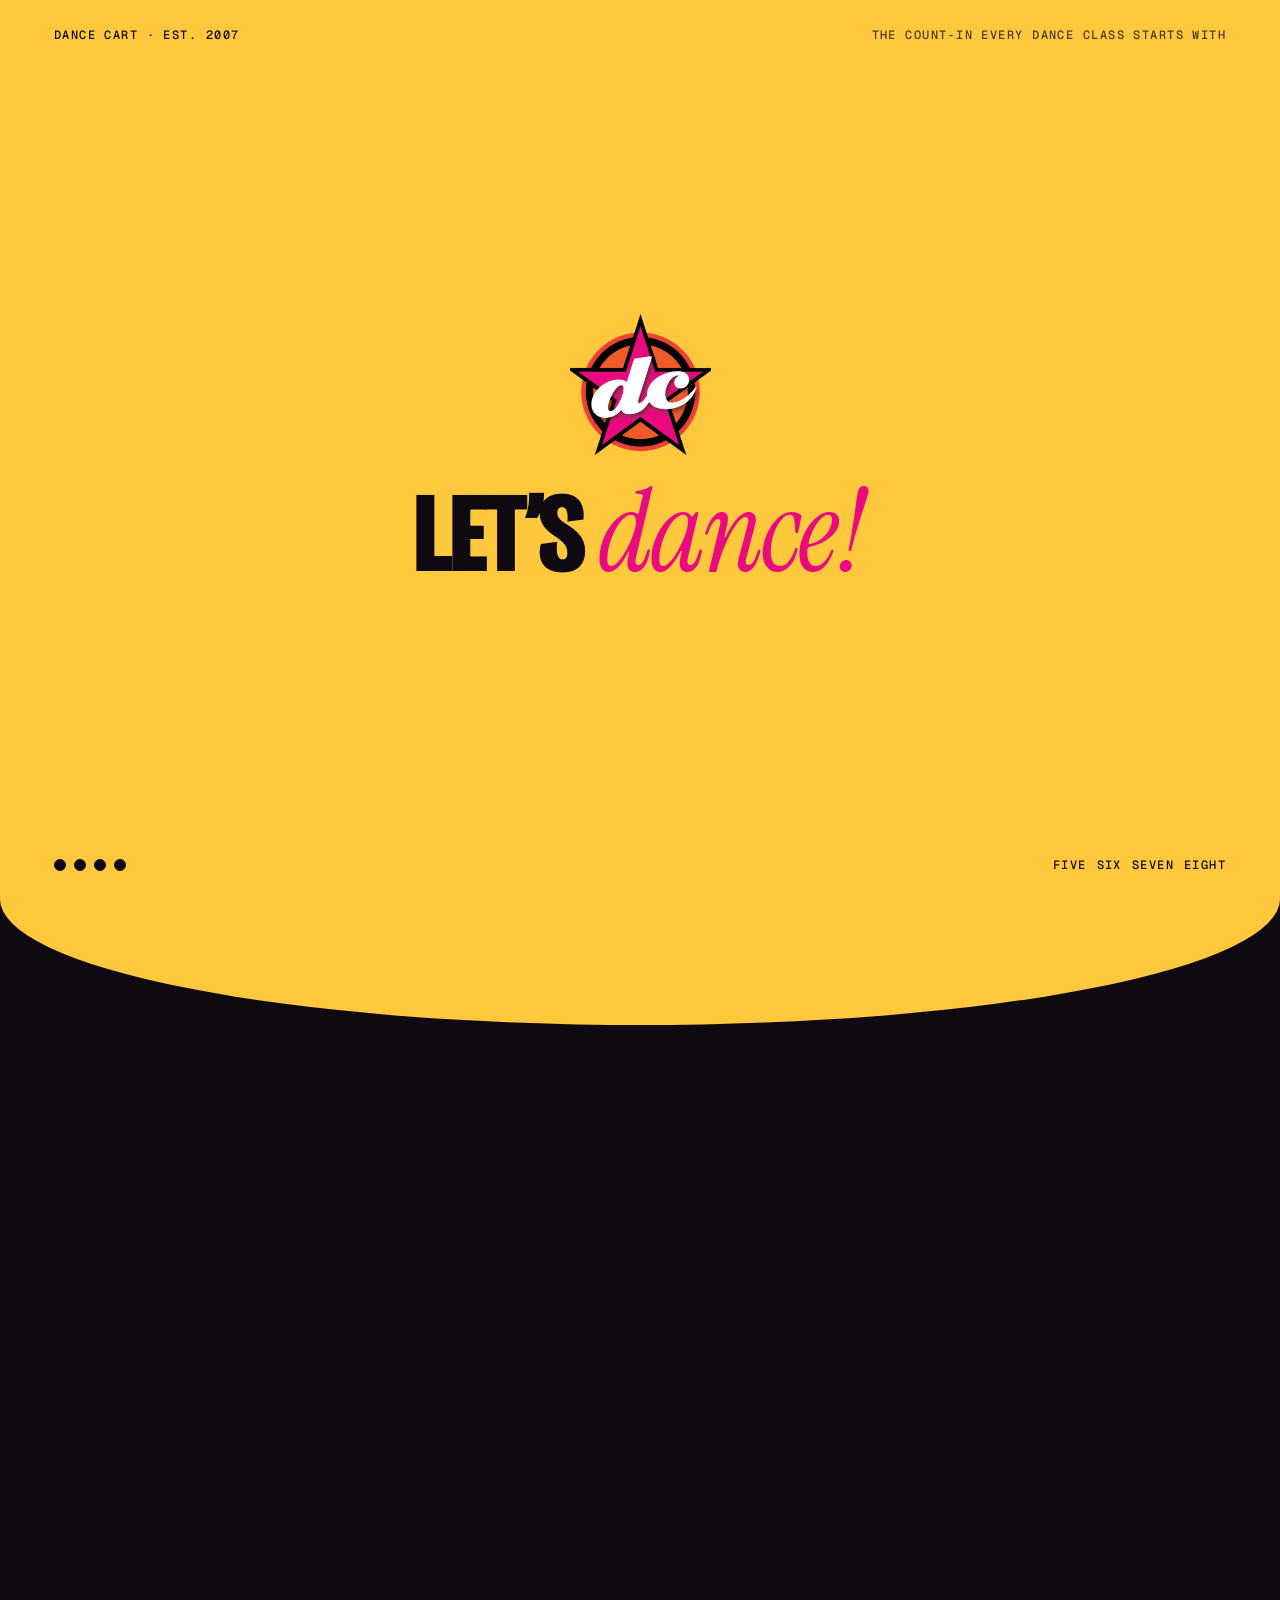
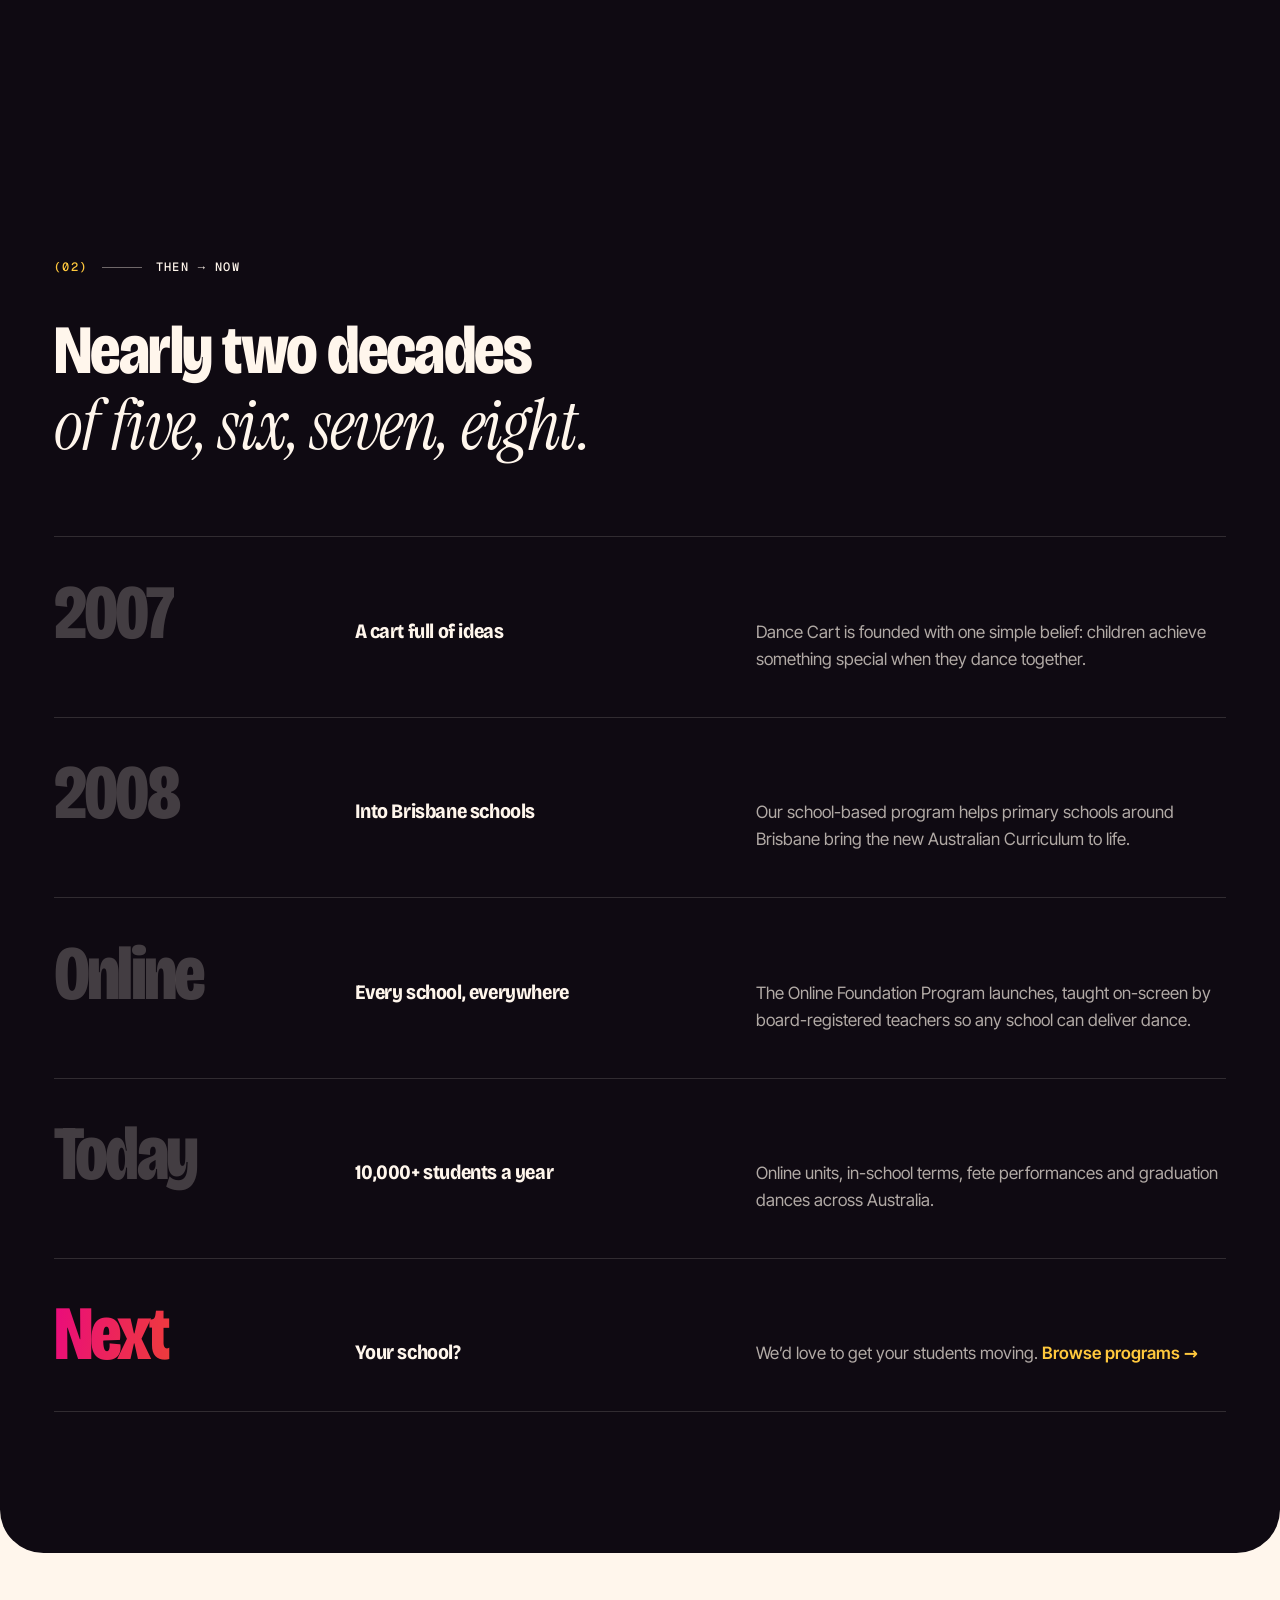
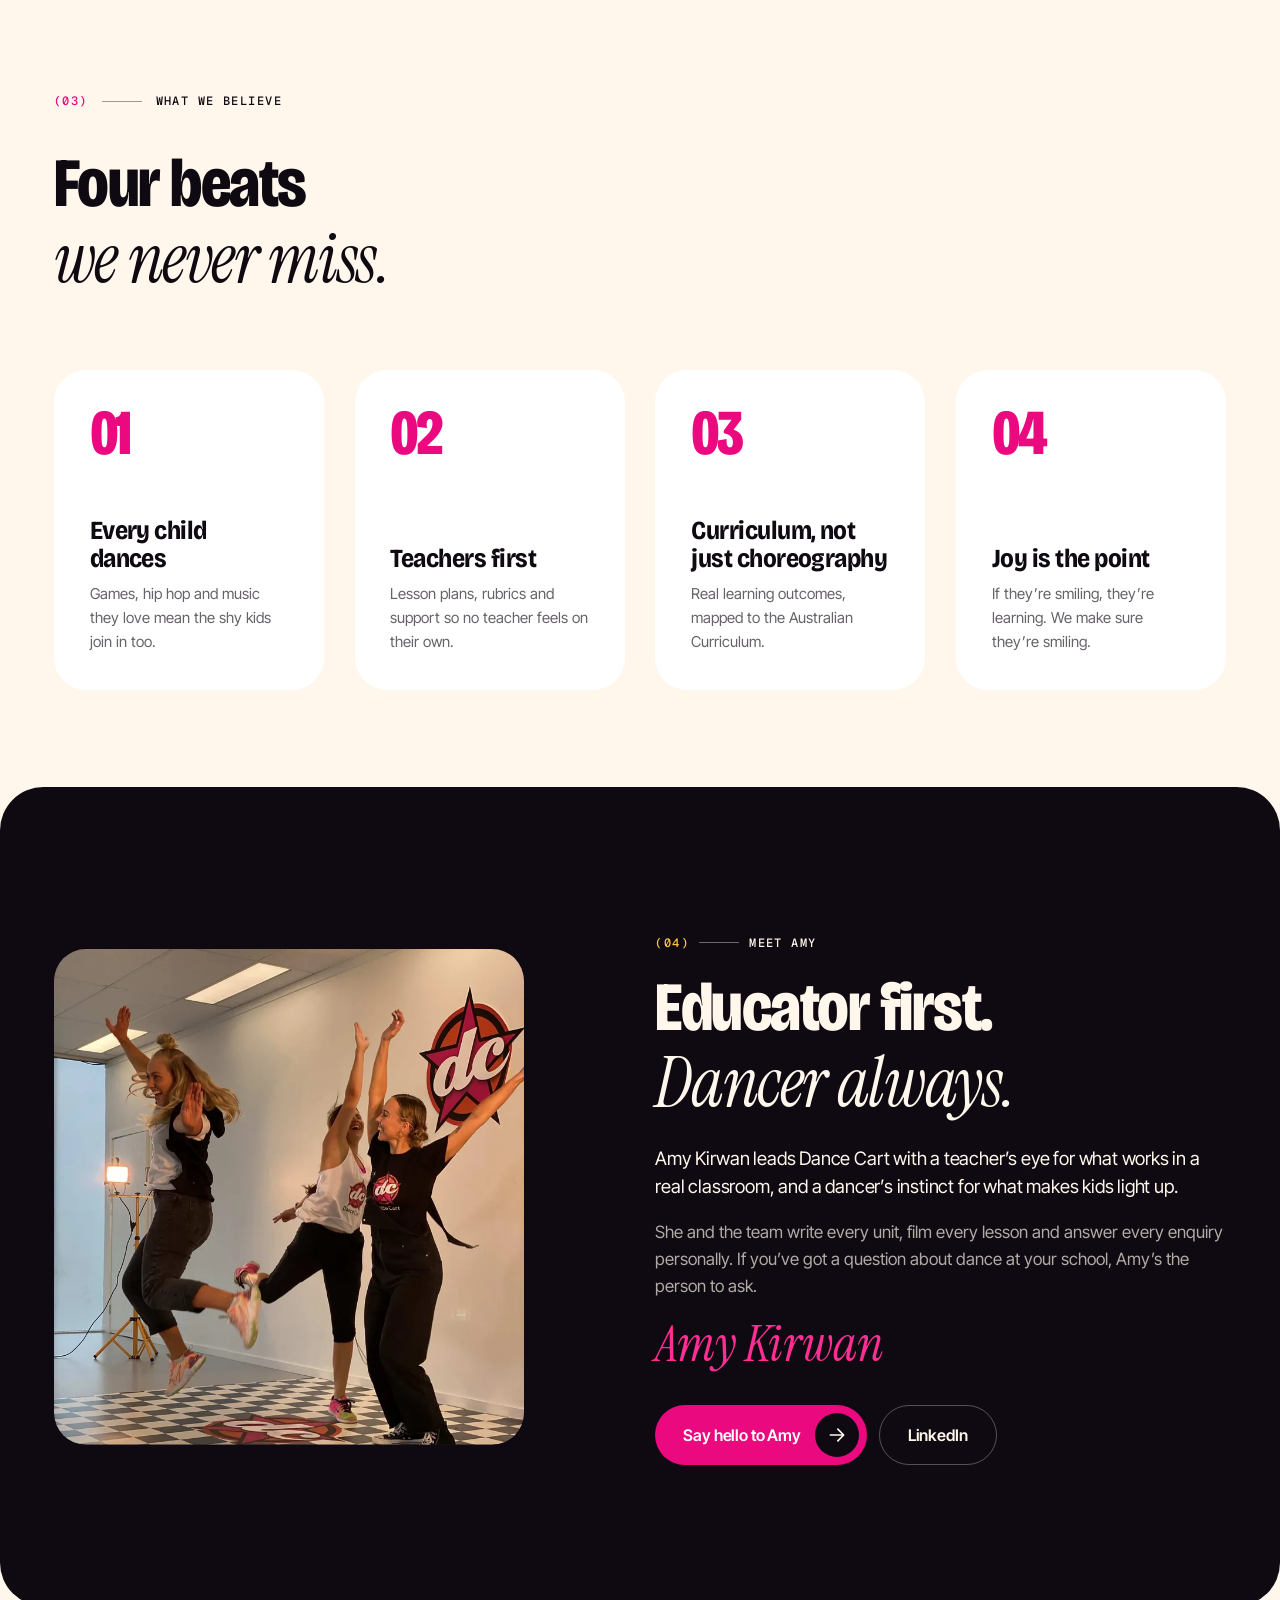
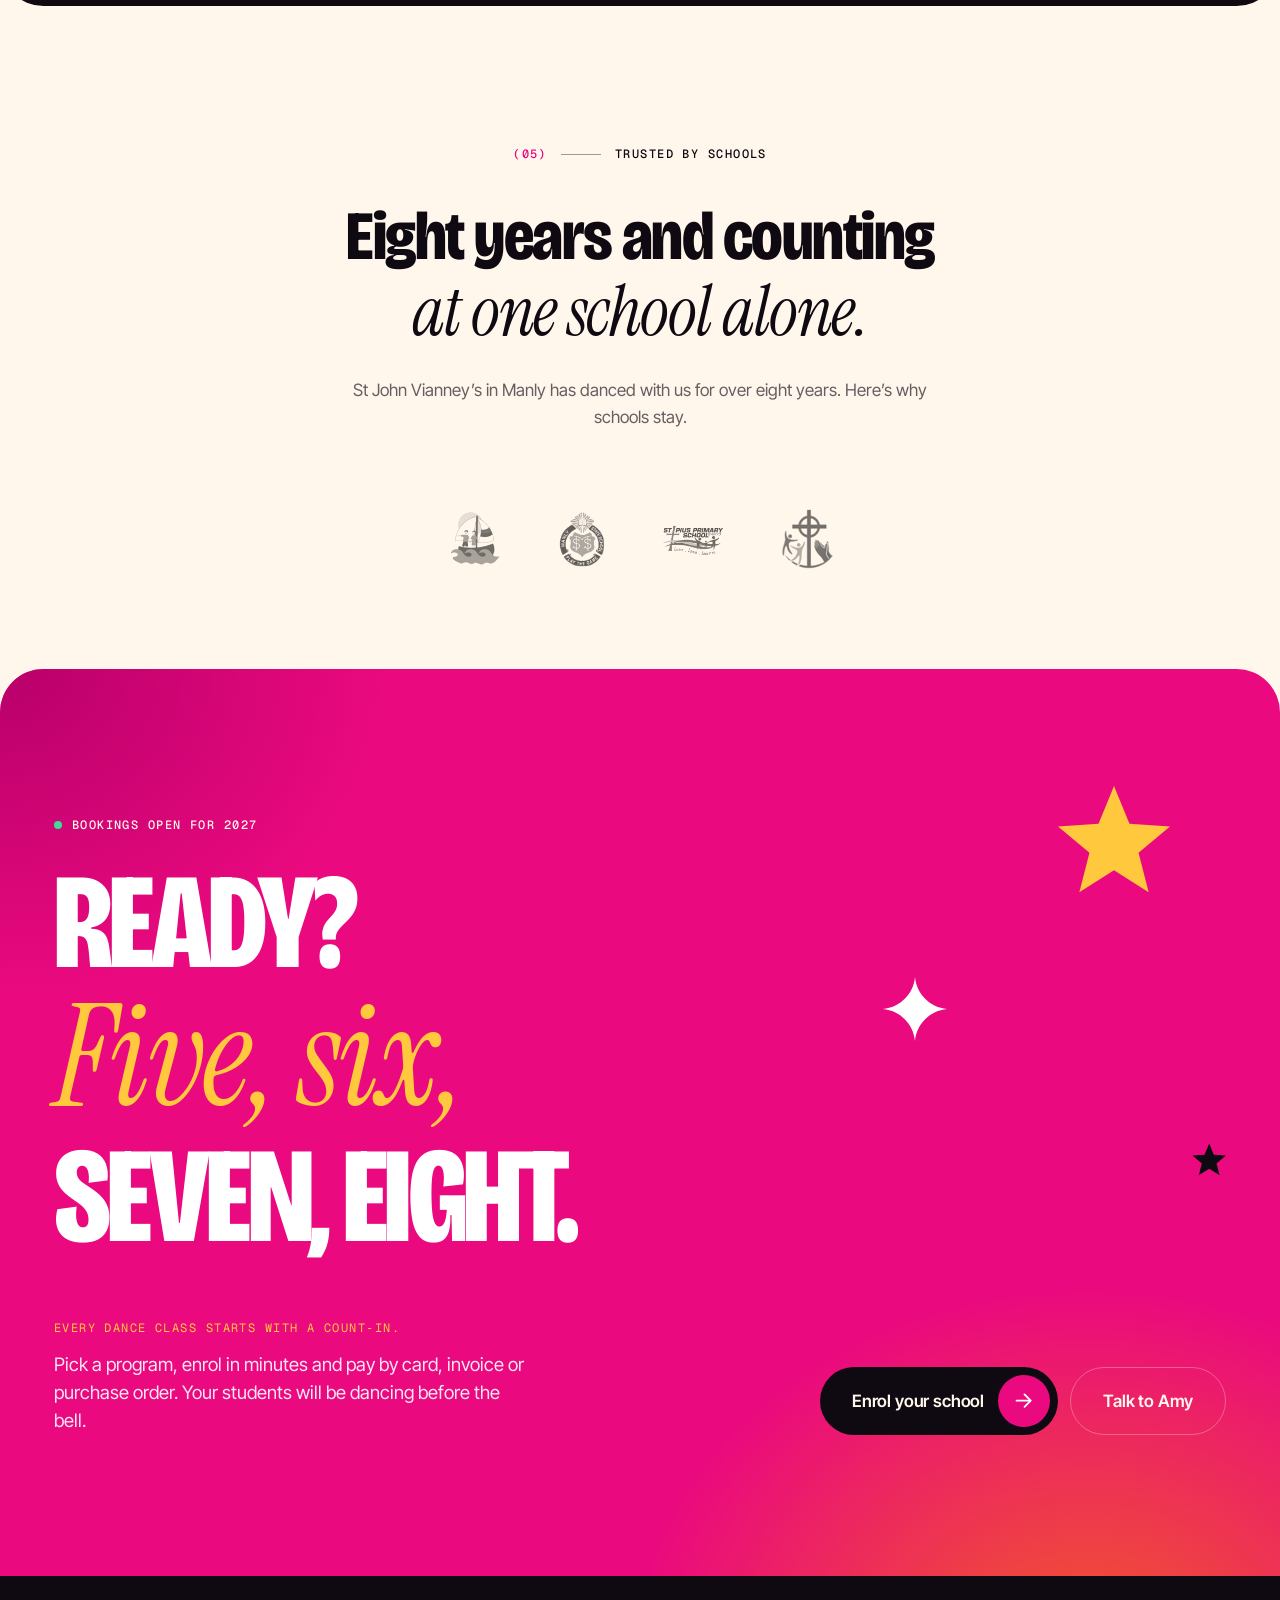
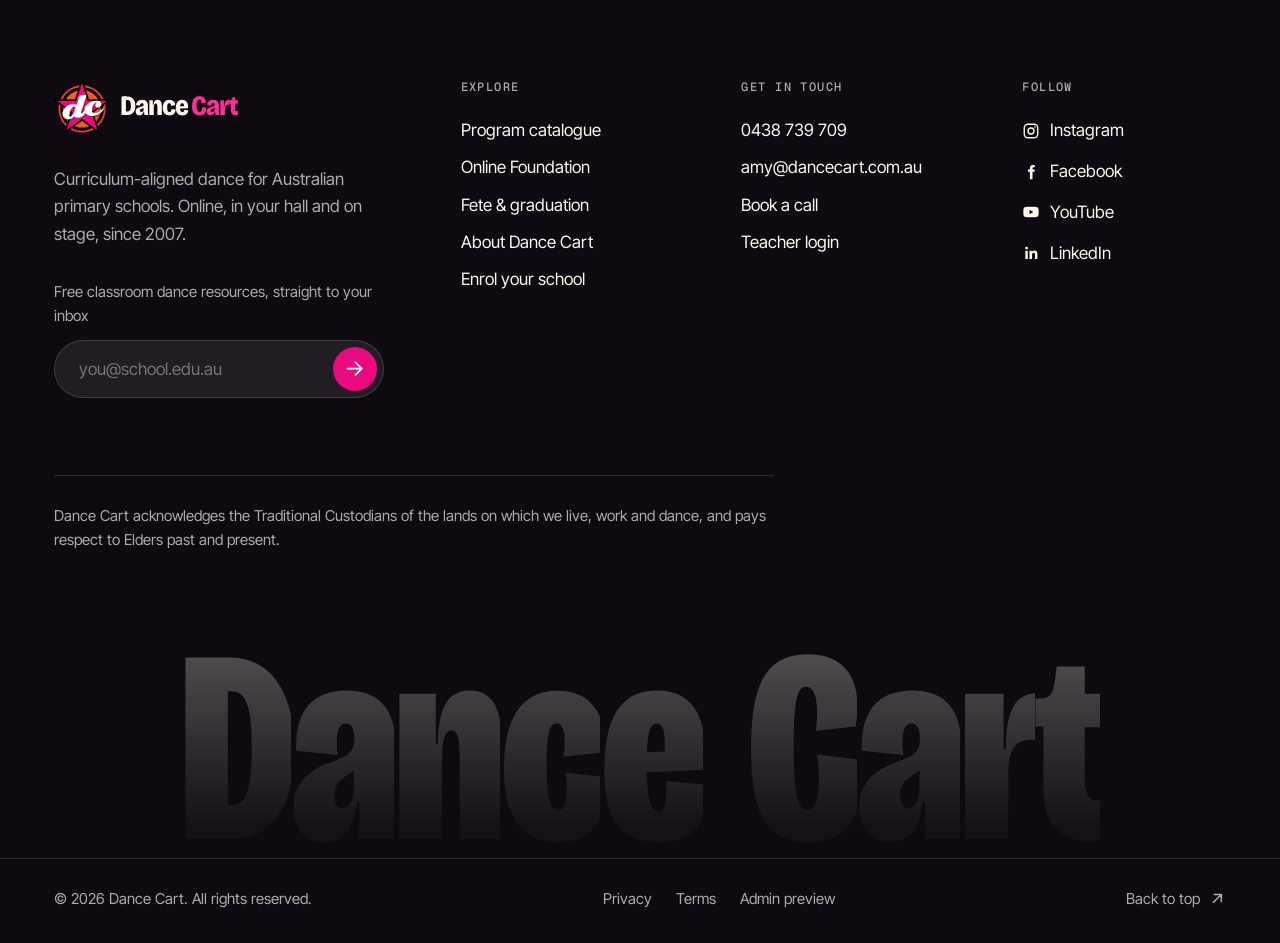
<file: about.html>
<!doctype html>
<html lang="en-AU">
<head>
  <meta charset="utf-8">
  <meta name="viewport" content="width=device-width, initial-scale=1, viewport-fit=cover">
  <title>About Dance Cart | Dance education specialists since 2007</title>
  <meta name="description" content="Dance Cart has helped Australian primary schools bring the dance curriculum to life since 2007. Meet Amy Kirwan and the team of education specialists.">
  <meta name="robots" content="index, follow">
  <link rel="canonical" href="https://www.dancecart.com.au/about.html">
  <meta name="theme-color" content="#0f0a12">
  <meta property="og:type" content="website">
  <meta property="og:site_name" content="Dance Cart">
  <meta property="og:title" content="About Dance Cart | Dance education specialists since 2007">
  <meta property="og:description" content="Dance Cart has helped Australian primary schools bring the dance curriculum to life since 2007. Meet Amy Kirwan and the team of education specialists.">
  <meta property="og:url" content="https://www.dancecart.com.au/about.html">
  <meta property="og:image" content="assets/img/og.jpg">
  <meta name="twitter:card" content="summary_large_image">
  <link rel="icon" href="assets/img/favicon.svg" type="image/svg+xml">
  <link rel="icon" href="assets/img/favicon-32.png" sizes="32x32" type="image/png">
  <link rel="apple-touch-icon" href="assets/img/apple-touch-icon.png">
  <script>
    /* Before first paint: preloader on the first visit of a session,
       a curtain when arriving from another page of the site. */
    (function (d) {
      var h = d.documentElement; h.classList.add('js');
      try {
        if (window.matchMedia('(prefers-reduced-motion: reduce)').matches) return;
        var s = window.sessionStorage;
        if (!s.getItem('dc-seen')) h.classList.add('is-loading');
        else if (s.getItem('dc-nav')) h.classList.add('is-entering');
        setTimeout(function () { h.classList.remove('is-loading', 'is-entering'); }, 6000);
      } catch (e) {}
    })(document);
  </script>
  <link rel="preload" href="assets/fonts/bricolage-grotesque-normal-200-800.woff2" as="font" type="font/woff2" crossorigin>
  <link rel="preload" href="assets/fonts/inter-tight-normal-300-700.woff2" as="font" type="font/woff2" crossorigin>
  <link rel="preload" href="assets/fonts/instrument-serif-italic-400.woff2" as="font" type="font/woff2" crossorigin>
  <link rel="stylesheet" href="assets/css/fonts.css?v=c5fd3fbf">
  <link rel="stylesheet" href="assets/css/main.css?v=0a6842bb">
  <script type="application/ld+json">
  {
    "@context": "https://schema.org",
    "@type": "EducationalOrganization",
    "name": "Dance Cart",
    "url": "https://www.dancecart.com.au",
    "email": "amy@dancecart.com.au",
    "telephone": "+61 438 739 709",
    "foundingDate": "2007",
    "description": "Curriculum-aligned dance programs for Australian primary schools: online, in-school, fete and graduation performances.",
    "areaServed": "Australia",
    "address": { "@type": "PostalAddress", "addressLocality": "Brisbane", "addressRegion": "QLD", "addressCountry": "AU" },
    "sameAs": [
      "https://www.facebook.com/Dancecart/",
      "https://www.instagram.com/dance.cart/",
      "https://www.linkedin.com/company/dance-cart/",
      "https://www.youtube.com/channel/UClw1FPyxZNXL_c0dzCB1tfg"
    ]
  }
  </script>
</head>
<body data-page="about" class="" id="top">
  <a class="skip-link" href="#main">Skip to content</a>

  <svg width="0" height="0" style="position:absolute" aria-hidden="true" focusable="false">
    <defs>
      <symbol id="i-star" viewBox="0 0 24 24"><path d="M12 1.5l2.9 7.1 7.6.5-5.9 4.9 1.9 7.4L12 17.3l-6.5 4.1 1.9-7.4L1.5 9.1l7.6-.5z" fill="currentColor"/></symbol>
      <symbol id="i-spark" viewBox="0 0 24 24"><path d="M12 0c.6 6.4 5.6 11.4 12 12-6.4.6-11.4 5.6-12 12-.6-6.4-5.6-11.4-12-12C6.4 11.4 11.4 6.4 12 0z" fill="currentColor"/></symbol>
      <symbol id="i-arrow" viewBox="0 0 24 24"><path d="M4 12h15m-6-7 7 7-7 7" fill="none" stroke="currentColor" stroke-width="2" stroke-linecap="round" stroke-linejoin="round"/></symbol>
      <symbol id="i-arrow-ur" viewBox="0 0 24 24"><path d="M7 17 17 7M8 7h9v9" fill="none" stroke="currentColor" stroke-width="2" stroke-linecap="round" stroke-linejoin="round"/></symbol>
      <symbol id="i-arrow-l" viewBox="0 0 24 24"><path d="M20 12H5m6-7-7 7 7 7" fill="none" stroke="currentColor" stroke-width="2" stroke-linecap="round" stroke-linejoin="round"/></symbol>
      <symbol id="i-cart" viewBox="0 0 24 24"><path d="M3 4h2.2l2.3 11.2a2 2 0 0 0 2 1.6h7.9a2 2 0 0 0 2-1.5L21 8H6.1M10 21h.01M17 21h.01" fill="none" stroke="currentColor" stroke-width="1.8" stroke-linecap="round" stroke-linejoin="round"/></symbol>
      <symbol id="i-close" viewBox="0 0 24 24"><path d="M6 6l12 12M18 6 6 18" fill="none" stroke="currentColor" stroke-width="2" stroke-linecap="round"/></symbol>
      <symbol id="i-plus" viewBox="0 0 24 24"><path d="M12 5v14M5 12h14" fill="none" stroke="currentColor" stroke-width="2" stroke-linecap="round"/></symbol>
      <symbol id="i-minus" viewBox="0 0 24 24"><path d="M5 12h14" fill="none" stroke="currentColor" stroke-width="2" stroke-linecap="round"/></symbol>
      <symbol id="i-check" viewBox="0 0 24 24"><path d="m4.5 12.5 4.5 4.5 10.5-10.5" fill="none" stroke="currentColor" stroke-width="2.2" stroke-linecap="round" stroke-linejoin="round"/></symbol>
      <symbol id="i-play" viewBox="0 0 24 24"><path d="M8 5.5v13l10.5-6.5z" fill="currentColor"/></symbol>
      <symbol id="i-phone" viewBox="0 0 24 24"><path d="M5 3h3.5l1.8 4.6-2.3 1.5a11 11 0 0 0 6.9 6.9l1.5-2.3L21 15.5V19a2 2 0 0 1-2.2 2A17 17 0 0 1 3 5.2 2 2 0 0 1 5 3z" fill="none" stroke="currentColor" stroke-width="1.8" stroke-linejoin="round"/></symbol>
      <symbol id="i-mail" viewBox="0 0 24 24"><path d="M3.5 5.5h17v13h-17zM4 6l8 6.5L20 6" fill="none" stroke="currentColor" stroke-width="1.8" stroke-linejoin="round"/></symbol>
      <symbol id="i-calendar" viewBox="0 0 24 24"><path d="M4 6.5h16V20H4zM4 10.5h16M8.5 3.5v5M15.5 3.5v5" fill="none" stroke="currentColor" stroke-width="1.8" stroke-linecap="round" stroke-linejoin="round"/></symbol>
      <symbol id="i-card" viewBox="0 0 24 24"><path d="M3 6h18v12H3zM3 10h18M7 15h4" fill="none" stroke="currentColor" stroke-width="1.8" stroke-linecap="round" stroke-linejoin="round"/></symbol>
      <symbol id="i-doc" viewBox="0 0 24 24"><path d="M6 3h8l4 4v14H6zM14 3v4h4M9 12h6M9 16h6" fill="none" stroke="currentColor" stroke-width="1.8" stroke-linecap="round" stroke-linejoin="round"/></symbol>
      <symbol id="i-receipt" viewBox="0 0 24 24"><path d="M6 3h12v18l-3-2-3 2-3-2-3 2zM9 8h6M9 12h6" fill="none" stroke="currentColor" stroke-width="1.8" stroke-linecap="round" stroke-linejoin="round"/></symbol>
      <symbol id="i-video" viewBox="0 0 24 24"><path d="M3 6.5h12v11H3zM15 10.5l6-3.5v10l-6-3.5" fill="none" stroke="currentColor" stroke-width="1.8" stroke-linejoin="round"/></symbol>
      <symbol id="i-music" viewBox="0 0 24 24"><path d="M9 18V5l11-2v13M9 18a3 3 0 1 1-6 0 3 3 0 0 1 6 0zM20 16a3 3 0 1 1-6 0 3 3 0 0 1 6 0z" fill="none" stroke="currentColor" stroke-width="1.8" stroke-linejoin="round"/></symbol>
      <symbol id="i-users" viewBox="0 0 24 24"><path d="M16 20v-1.5a4 4 0 0 0-4-4H6a4 4 0 0 0-4 4V20M9 11a3.5 3.5 0 1 0 0-7 3.5 3.5 0 0 0 0 7zM22 20v-1.5a4 4 0 0 0-3-3.9M15.5 4.2a3.5 3.5 0 0 1 0 6.6" fill="none" stroke="currentColor" stroke-width="1.8" stroke-linecap="round" stroke-linejoin="round"/></symbol>
      <symbol id="i-clock" viewBox="0 0 24 24"><circle cx="12" cy="12" r="8.5" fill="none" stroke="currentColor" stroke-width="1.8"/><path d="M12 7.5V12l3 2" fill="none" stroke="currentColor" stroke-width="1.8" stroke-linecap="round"/></symbol>
      <symbol id="i-award" viewBox="0 0 24 24"><circle cx="12" cy="9" r="5.5" fill="none" stroke="currentColor" stroke-width="1.8"/><path d="m8.5 13.5-1.5 7.5 5-2.5 5 2.5-1.5-7.5" fill="none" stroke="currentColor" stroke-width="1.8" stroke-linejoin="round"/></symbol>
      <symbol id="i-book" viewBox="0 0 24 24"><path d="M4 5a2 2 0 0 1 2-2h14v15H6a2 2 0 0 0-2 2zM4 20a2 2 0 0 0 2 2h14v-4" fill="none" stroke="currentColor" stroke-width="1.8" stroke-linejoin="round"/></symbol>
      <symbol id="i-shield" viewBox="0 0 24 24"><path d="M12 3 4.5 6v5.5c0 4.6 3.2 8.4 7.5 9.5 4.3-1.1 7.5-4.9 7.5-9.5V6z M8.5 12l2.5 2.5 4.5-4.5" fill="none" stroke="currentColor" stroke-width="1.8" stroke-linejoin="round" stroke-linecap="round"/></symbol>
      <symbol id="i-pin" viewBox="0 0 24 24"><path d="M12 21s-6.5-5.6-6.5-11a6.5 6.5 0 0 1 13 0c0 5.4-6.5 11-6.5 11z" fill="none" stroke="currentColor" stroke-width="1.8"/><circle cx="12" cy="10" r="2.4" fill="none" stroke="currentColor" stroke-width="1.8"/></symbol>
      <symbol id="i-download" viewBox="0 0 24 24"><path d="M12 4v11m-5-5 5 5 5-5M5 20h14" fill="none" stroke="currentColor" stroke-width="2" stroke-linecap="round" stroke-linejoin="round"/></symbol>
      <symbol id="i-search" viewBox="0 0 24 24"><circle cx="11" cy="11" r="6.5" fill="none" stroke="currentColor" stroke-width="1.8"/><path d="m16 16 4.5 4.5" fill="none" stroke="currentColor" stroke-width="1.8" stroke-linecap="round"/></symbol>
      <symbol id="i-lock" viewBox="0 0 24 24"><path d="M5.5 10.5h13V21h-13zM8 10.5V7.5a4 4 0 0 1 8 0v3" fill="none" stroke="currentColor" stroke-width="1.8" stroke-linejoin="round"/></symbol>
      <symbol id="i-facebook" viewBox="0 0 24 24"><path d="M14 8.5V7c0-.8.5-1.2 1.2-1.2H17V2.6h-2.6C11.6 2.6 10.5 4.4 10.5 7v1.5H8v3.3h2.5V21.5H14V11.8h2.6l.4-3.3z" fill="currentColor"/></symbol>
      <symbol id="i-instagram" viewBox="0 0 24 24"><rect x="3" y="3" width="18" height="18" rx="5" fill="none" stroke="currentColor" stroke-width="1.8"/><circle cx="12" cy="12" r="4" fill="none" stroke="currentColor" stroke-width="1.8"/><circle cx="17.3" cy="6.7" r="1.1" fill="currentColor"/></symbol>
      <symbol id="i-linkedin" viewBox="0 0 24 24"><path d="M4.5 9h3.2v11H4.5zM6.1 3.5a1.9 1.9 0 1 1 0 3.8 1.9 1.9 0 0 1 0-3.8zM10 9h3v1.6c.5-.9 1.7-1.9 3.5-1.9 3.4 0 4 2.2 4 5.1V20h-3.2v-5.5c0-1.3 0-3-1.8-3s-2.1 1.4-2.1 2.9V20H10z" fill="currentColor"/></symbol>
      <symbol id="i-youtube" viewBox="0 0 24 24"><path d="M22 8.2c-.2-1.6-1-2.7-2.6-2.9C16.9 5 12 5 12 5s-4.9 0-7.4.3C3 5.5 2.2 6.6 2 8.2 1.8 9.6 1.8 12 1.8 12s0 2.4.2 3.8c.2 1.6 1 2.7 2.6 2.9C7.1 19 12 19 12 19s4.9 0 7.4-.3c1.6-.2 2.4-1.3 2.6-2.9.2-1.4.2-3.8.2-3.8s0-2.4-.2-3.8zM10 15V9l5.2 3z" fill="currentColor"/></symbol>
      <symbol id="i-x" viewBox="0 0 24 24"><path d="M17.5 3h3.2l-7 8 8.2 10h-6.4l-5-6.2L4.8 21H1.6l7.5-8.6L1.2 3h6.6l4.5 5.7zm-1.1 16.2h1.8L6.7 4.7H4.8z" fill="currentColor"/></symbol>
    </defs>
  </svg>

  <div class="preloader" aria-hidden="true" title="Click to skip">
    <div class="preloader__layer preloader__layer--1"></div>
    <div class="preloader__layer preloader__layer--2"></div>
    <div class="preloader__layer preloader__layer--3"></div>

    <div class="preloader__top">
      <span class="label">Dance Cart &middot; Est. 2007</span>
      <span class="label preloader__hint">The count&#8209;in every dance class starts with</span>
    </div>

    <div class="preloader__count">
      <span class="preloader__num">5</span><span class="preloader__num">6</span><span class="preloader__num">7</span><span class="preloader__num">8</span>
      <div class="preloader__go">
        <img src="assets/img/dc-mark.png" alt="" width="140" height="140">
        <span>Let&rsquo;s <em>dance!</em></span>
      </div>
    </div>

    <div class="preloader__bottom">
      <span class="preloader__beats"><i></i><i></i><i></i><i></i></span>
      <span class="label preloader__words"><b>Five</b> <b>six</b> <b>seven</b> <b>eight</b></span>
    </div>
  </div>


  <div class="curtain" aria-hidden="true">
    <div class="curtain__panel curtain__panel--1"></div>
    <div class="curtain__panel curtain__panel--2"></div>
    <div class="curtain__panel curtain__panel--3"><img src="assets/img/dc-mark.png" alt="" width="96" height="96"></div>
  </div>

  <header class="header" data-header>
    <div class="header__inner">
      <a class="brand" href="index.html" aria-label="Dance Cart home">
        <img class="brand__mark" src="assets/img/dc-mark.png" alt="" width="44" height="44">
        <span class="brand__word">Dance<span>Cart</span></span>
      </a>

      <nav class="nav" aria-label="Main">
        <ul class="nav__list">
          <li><a class="nav__link" href="programs.html" data-nav="programs">Programs</a></li>
          <li><a class="nav__link" href="online-foundation.html" data-nav="online-foundation">Online program</a></li>
          <li><a class="nav__link" href="events.html" data-nav="events">Fete &amp; graduation</a></li>
          <li><a class="nav__link" href="about.html" data-nav="about" aria-current="page">About</a></li>
          <li><a class="nav__link" href="contact.html" data-nav="contact">Contact</a></li>
        </ul>
      </nav>

      <div class="header__actions">
        <a class="header__login" href="https://www.dancecart.com.au/online-courses/">Teacher login</a>
        <button class="cart-btn" type="button" data-cart-open aria-label="Open your enrolment cart">
          <svg class="i"><use href="#i-cart"/></svg>
          <span class="cart-btn__count" data-cart-count>0</span>
        </button>
        <a class="btn btn--primary btn--sm header__cta" href="enrol.html" data-magnetic><span class="btn__text" data-text="Enrol now">Enrol now</span></a>
        <button class="burger" type="button" aria-label="Open menu" aria-expanded="false" aria-controls="menu" data-menu-toggle>
          <span></span><span></span>
        </button>
      </div>
    </div>
  </header>

  <div class="menu" id="menu" aria-hidden="true">
    <div class="menu__bg"></div>
    <nav class="menu__inner" aria-label="Mobile">
      <ul class="menu__list">
        <li><a href="index.html" data-nav="home"><span class="menu__num">01</span>Home</a></li>
        <li><a href="programs.html" data-nav="programs"><span class="menu__num">02</span>Programs</a></li>
        <li><a href="online-foundation.html" data-nav="online-foundation"><span class="menu__num">03</span>Online program</a></li>
        <li><a href="events.html" data-nav="events"><span class="menu__num">04</span>Fete &amp; grad</a></li>
        <li><a href="about.html" data-nav="about" aria-current="page"><span class="menu__num">05</span>About</a></li>
        <li><a href="contact.html" data-nav="contact"><span class="menu__num">06</span>Contact</a></li>
      </ul>
      <div class="menu__foot">
        <a class="btn btn--primary" href="enrol.html"><span class="btn__text" data-text="Enrol your school">Enrol your school</span><span class="btn__icon"><svg class="i"><use href="#i-arrow"/></svg></span></a>
        <div class="menu__contact">
          <a href="tel:+61438739709">0438 739 709</a>
          <a href="mailto:amy@dancecart.com.au">amy@dancecart.com.au</a>
          <a href="https://www.dancecart.com.au/online-courses/">Teacher login</a>
        </div>
      </div>
    </nav>
  </div>


  <main id="main" tabindex="-1">
<section class="page-hero page-hero--split" aria-labelledby="page-title">
      <div class="hero__bg" aria-hidden="true"><div class="hero__grid-lines"></div><div class="blob blob--pink"></div><div class="blob blob--orange"></div></div>
      <div class="container page-hero__grid">
        <div class="page-hero__text">
          <nav class="page-hero__crumbs label" aria-label="Breadcrumb" data-reveal="fade"><a href="index.html">Home</a><span>/</span><span>About</span></nav>
          <h1 class="page-hero__title" id="page-title" data-split><span>Born in</span><span>Brisbane.</span><span><em>Made to move.</em></span></h1>
          <p class="page-hero__lead" data-reveal style="--d:.3s">Since 2007, Dance Cart has been on a mission to get every Australian primary school student dancing. Not just the confident ones. Every single one.</p>
        </div>
        <div class="page-hero__media" data-reveal="scale" style="--d:.2s">
          <div class="page-hero__frame"><img src="assets/img/team-1000.webp" alt="The Dance Cart team on a green-screen set holding a film clapperboard" width="1000" height="1054" fetchpriority="high"></div>
          <div class="page-hero__price"><small>Students a year</small><strong>10,000+</strong></div>
        </div>
      </div>
    </section>

    <section class="section" aria-labelledby="story-title">
      <div class="container">
        <div class="sec-head">
          <p class="sec-head__label label" data-reveal><span class="label__num">(01)</span><span class="label__line"></span>Our story</p>
          <h2 class="sec-head__title h2" id="story-title" data-split><span>Children achieve something</span><span><em>special when they</em></span><span><em>dance together.</em></span></h2>
        </div>
        <div class="grid-12">
          <p class="lead story__lead" data-reveal>That belief is where Dance Cart began. From humble beginnings in 2007, we started as a school-based program helping primary schools around Brisbane implement the new Australian Curriculum.</p>
          <div class="muted story-cols" data-reveal>
            <p>Our teachers are education specialists with experience in both the classroom and the dance studio. That mix matters: we know how schools run, how teachers plan and assess, and how to make a room full of children want to move.</p>
            <p>Today, Dance Cart inspires more than 10,000 students a year. Our online programs reach schools in every corner of the country, remote or metro, large or very small, while our teachers still bring the energy in person to school halls, fete stages and graduation nights.</p>
          </div>
        </div>
      </div>
    </section>

    <section class="section section--ink section--round" aria-labelledby="tl-title">
      <div class="container">
        <div class="sec-head">
          <p class="sec-head__label label" data-reveal><span class="label__num">(02)</span><span class="label__line"></span>Then &rarr; now</p>
          <h2 class="sec-head__title h2" id="tl-title" data-split><span>Nearly two decades</span><span><em>of five, six, seven, eight.</em></span></h2>
        </div>
        <ol class="timeline">
          <li class="tl" data-reveal><span class="tl__year">2007</span><h3 class="tl__title">A cart full of ideas</h3><p class="tl__text">Dance Cart is founded with one simple belief: children achieve something special when they dance together.</p></li>
          <li class="tl" data-reveal><span class="tl__year">2008</span><h3 class="tl__title">Into Brisbane schools</h3><p class="tl__text">Our school-based program helps primary schools around Brisbane bring the new Australian Curriculum to life.</p></li>
          <li class="tl" data-reveal><span class="tl__year">Online</span><h3 class="tl__title">Every school, everywhere</h3><p class="tl__text">The Online Foundation Program launches, taught on-screen by board-registered teachers so any school can deliver dance.</p></li>
          <li class="tl" data-reveal><span class="tl__year">Today</span><h3 class="tl__title">10,000+ students a year</h3><p class="tl__text">Online units, in-school terms, fete performances and graduation dances across Australia.</p></li>
          <li class="tl" data-reveal><span class="tl__year grad-text" style="color:transparent">Next</span><h3 class="tl__title">Your school?</h3><p class="tl__text">We&rsquo;d love to get your students moving. <a href="programs.html" style="color:var(--sun);font-weight:600">Browse programs &rarr;</a></p></li>
        </ol>
      </div>
    </section>

    <section class="section" aria-labelledby="values-title">
      <div class="container">
        <div class="sec-head">
          <p class="sec-head__label label" data-reveal><span class="label__num">(03)</span><span class="label__line"></span>What we believe</p>
          <h2 class="sec-head__title h2" id="values-title" data-split><span>Four beats</span><span><em>we never miss.</em></span></h2>
        </div>
        <div class="values">
          <article class="value" data-reveal><span class="value__n">01</span><h3 class="value__title">Every child dances</h3><p>Games, hip hop and music they love mean the shy kids join in too.</p></article>
          <article class="value" data-reveal style="--d:.08s"><span class="value__n">02</span><h3 class="value__title">Teachers first</h3><p>Lesson plans, rubrics and support so no teacher feels on their own.</p></article>
          <article class="value" data-reveal style="--d:.16s"><span class="value__n">03</span><h3 class="value__title">Curriculum, not just choreography</h3><p>Real learning outcomes, mapped to the Australian Curriculum.</p></article>
          <article class="value" data-reveal style="--d:.24s"><span class="value__n">04</span><h3 class="value__title">Joy is the point</h3><p>If they&rsquo;re smiling, they&rsquo;re learning. We make sure they&rsquo;re smiling.</p></article>
        </div>
      </div>
    </section>

    <section class="section section--ink section--round" aria-labelledby="amy-title">
      <div class="container meet">
        <div class="meet__media">
          <div class="meet__frame" data-clip><img src="assets/img/studio-jump-800.webp" alt="Dance Cart teachers leaping mid-routine in the studio" loading="lazy" width="800" height="886"></div>
        </div>
        <div class="meet__body">
          <p class="label" data-reveal><span class="label__num">(04)</span><span class="label__line"></span>Meet Amy</p>
          <h2 class="h2" id="amy-title" data-split><span>Educator first.</span><span><em>Dancer always.</em></span></h2>
          <p class="lead" data-reveal>Amy Kirwan leads Dance Cart with a teacher&rsquo;s eye for what works in a real classroom, and a dancer&rsquo;s instinct for what makes kids light up.</p>
          <p class="muted" data-reveal>She and the team write every unit, film every lesson and answer every enquiry personally. If you&rsquo;ve got a question about dance at your school, Amy&rsquo;s the person to ask.</p>
          <p class="meet__sig" data-reveal>Amy Kirwan</p>
          <div class="spot__ctas" data-reveal>
            <a class="btn btn--primary" href="contact.html"><span class="btn__text" data-text="Say hello to Amy">Say hello to Amy</span><span class="btn__icon"><svg class="i"><use href="#i-arrow"/></svg></span></a>
            <a class="btn btn--ghost-light" href="https://www.linkedin.com/in/amy-kirwan-educator" target="_blank" rel="noopener"><span class="btn__text" data-text="LinkedIn">LinkedIn</span></a>
          </div>
        </div>
      </div>
    </section>

    <section class="section" aria-labelledby="trust-title">
      <div class="container">
        <div class="sec-head sec-head--center">
          <p class="sec-head__label label" data-reveal><span class="label__num">(05)</span><span class="label__line"></span>Trusted by schools</p>
          <h2 class="sec-head__title h2" id="trust-title" data-split><span>Eight years and counting</span><span><em>at one school alone.</em></span></h2>
          <div class="sec-head__aside" data-reveal><p class="muted">St John Vianney&rsquo;s in Manly has danced with us for over eight years. Here&rsquo;s why schools stay.</p></div>
        </div>
        <div class="logos" data-reveal style="margin-top:0;justify-content:center;border-top:0;padding-top:0">
          <div class="logos__row" style="justify-content:center">
            <img src="assets/img/school-sjv.png" alt="St John Vianney's" loading="lazy" width="240" height="240">
            <img src="assets/img/school-manly.png" alt="Manly State School" loading="lazy" width="206" height="240">
            <img src="assets/img/school-stpius.png" alt="St Pius Primary School" loading="lazy" width="240" height="240">
            <img src="assets/img/school-stkevins.png" alt="St Kevin's" loading="lazy" width="240" height="240">
          </div>
        </div>
      </div>
    </section>
  </main>

  <footer class="footer">
    <section class="footer-cta" aria-labelledby="footer-cta-title">
      <div class="footer-cta__glow" aria-hidden="true"></div>
      <div class="container">
        <p class="label label--light"><span class="label__dot"></span>Bookings open for 2027</p>
        <h2 class="footer-cta__title" id="footer-cta-title" data-split>
          <span>Ready?</span>
          <span><em>Five, six,</em></span>
          <span>seven, eight.</span>
        </h2>
        <div class="footer-cta__row">
          <p class="footer-cta__lead"><span class="footer-cta__aside">Every dance class starts with a count&#8209;in.</span> Pick a program, enrol in minutes and pay by card, invoice or purchase order. Your students will be dancing before the bell.</p>
          <div class="footer-cta__btns">
            <a class="btn btn--primary btn--lg" href="enrol.html" data-magnetic><span class="btn__text" data-text="Enrol your school">Enrol your school</span><span class="btn__icon"><svg class="i"><use href="#i-arrow"/></svg></span></a>
            <a class="btn btn--ghost-light btn--lg" href="contact.html"><span class="btn__text" data-text="Talk to Amy">Talk to Amy</span></a>
          </div>
        </div>
      </div>
      <div class="footer-cta__stars" aria-hidden="true">
        <svg class="i star-a"><use href="#i-star"/></svg>
        <svg class="i star-b"><use href="#i-spark"/></svg>
        <svg class="i star-c"><use href="#i-star"/></svg>
      </div>
    </section>

    <div class="footer__main">
      <div class="container footer__grid">
        <div class="footer__brand">
          <a class="brand brand--footer" href="index.html" aria-label="Dance Cart home">
            <img class="brand__mark" src="assets/img/dc-mark.png" alt="" width="56" height="56" loading="lazy">
            <span class="brand__word">Dance<span>Cart</span></span>
          </a>
          <p>Curriculum-aligned dance for Australian primary schools. Online, in your hall and on stage, since 2007.</p>
          <form class="signup" data-signup>
            <label class="signup__label" for="signup-email">Free classroom dance resources, straight to your inbox</label>
            <div class="signup__row">
              <input id="signup-email" type="email" name="email" placeholder="you@school.edu.au" autocomplete="email" required>
              <button class="signup__btn" type="submit" aria-label="Sign up"><svg class="i"><use href="#i-arrow"/></svg></button>
            </div>
          </form>
        </div>

        <div class="footer__col">
          <h3 class="footer__h">Explore</h3>
          <ul>
            <li><a href="programs.html">Program catalogue</a></li>
            <li><a href="online-foundation.html">Online Foundation</a></li>
            <li><a href="events.html">Fete &amp; graduation</a></li>
            <li><a href="about.html">About Dance Cart</a></li>
            <li><a href="enrol.html">Enrol your school</a></li>
          </ul>
        </div>

        <div class="footer__col">
          <h3 class="footer__h">Get in touch</h3>
          <ul>
            <li><a href="tel:+61438739709">0438 739 709</a></li>
            <li><a href="mailto:amy@dancecart.com.au">amy@dancecart.com.au</a></li>
            <li><a href="contact.html">Book a call</a></li>
            <li><a href="https://www.dancecart.com.au/online-courses/">Teacher login</a></li>
          </ul>
        </div>

        <div class="footer__col">
          <h3 class="footer__h">Follow</h3>
          <ul class="footer__social">
            <li><a href="https://www.instagram.com/dance.cart/" aria-label="Instagram"><svg class="i"><use href="#i-instagram"/></svg>Instagram</a></li>
            <li><a href="https://www.facebook.com/Dancecart/" aria-label="Facebook"><svg class="i"><use href="#i-facebook"/></svg>Facebook</a></li>
            <li><a href="https://www.youtube.com/channel/UClw1FPyxZNXL_c0dzCB1tfg" aria-label="YouTube"><svg class="i"><use href="#i-youtube"/></svg>YouTube</a></li>
            <li><a href="https://www.linkedin.com/company/dance-cart/" aria-label="LinkedIn"><svg class="i"><use href="#i-linkedin"/></svg>LinkedIn</a></li>
          </ul>
        </div>
      </div>

      <div class="container">
        <p class="footer__ack">Dance Cart acknowledges the Traditional Custodians of the lands on which we live, work and dance, and pays respect to Elders past and present.</p>
      </div>

      <div class="footer__word" aria-hidden="true">Dance Cart</div>

      <div class="container footer__bottom">
        <span>&copy; <span data-year>2026</span> Dance Cart. All rights reserved.</span>
        <span class="footer__legal">
          <a href="https://www.dancecart.com.au/wp-content/uploads/2021/01/Dance-Cart-Privacy-Policy.pdf">Privacy</a>
          <a href="https://www.dancecart.com.au/wp-content/uploads/2021/01/Dance-Cart-Terms-and-Conditions.pdf">Terms</a>
          <a href="dashboard.html">Admin preview</a>
        </span>
        <a class="footer__top" href="#top">Back to top <svg class="i"><use href="#i-arrow-ur"/></svg></a>
      </div>
    </div>
  </footer>

  <div class="drawer" data-drawer aria-hidden="true">
    <div class="drawer__scrim" data-cart-close></div>
    <aside class="drawer__panel" role="dialog" aria-modal="true" aria-labelledby="drawer-title">
      <div class="drawer__head">
        <div>
          <p class="label">Your enrolment</p>
          <h2 class="drawer__title" id="drawer-title">The cart <em>so far</em></h2>
        </div>
        <button class="icon-btn" type="button" data-cart-close aria-label="Close cart"><svg class="i"><use href="#i-close"/></svg></button>
      </div>
      <div class="drawer__body" data-cart-lines></div>
      <div class="drawer__foot" data-cart-foot></div>
    </aside>
  </div>

  <div class="modal" data-modal aria-hidden="true">
    <div class="modal__scrim" data-modal-close></div>
    <div class="modal__panel" role="dialog" aria-modal="true" aria-label="Program details">
      <button class="icon-btn modal__close" type="button" data-modal-close aria-label="Close"><svg class="i"><use href="#i-close"/></svg></button>
      <div class="modal__body" data-modal-body></div>
    </div>
  </div>


  <div class="cursor" aria-hidden="true"><span class="cursor__dot"></span><span class="cursor__label"></span></div>
  <div class="toast" role="status" aria-live="polite"></div>

  <script src="assets/js/data.js?v=2b94a925" defer></script>
  <script src="assets/js/site.js?v=1be4f575" defer></script>

</body>
</html>
</file>
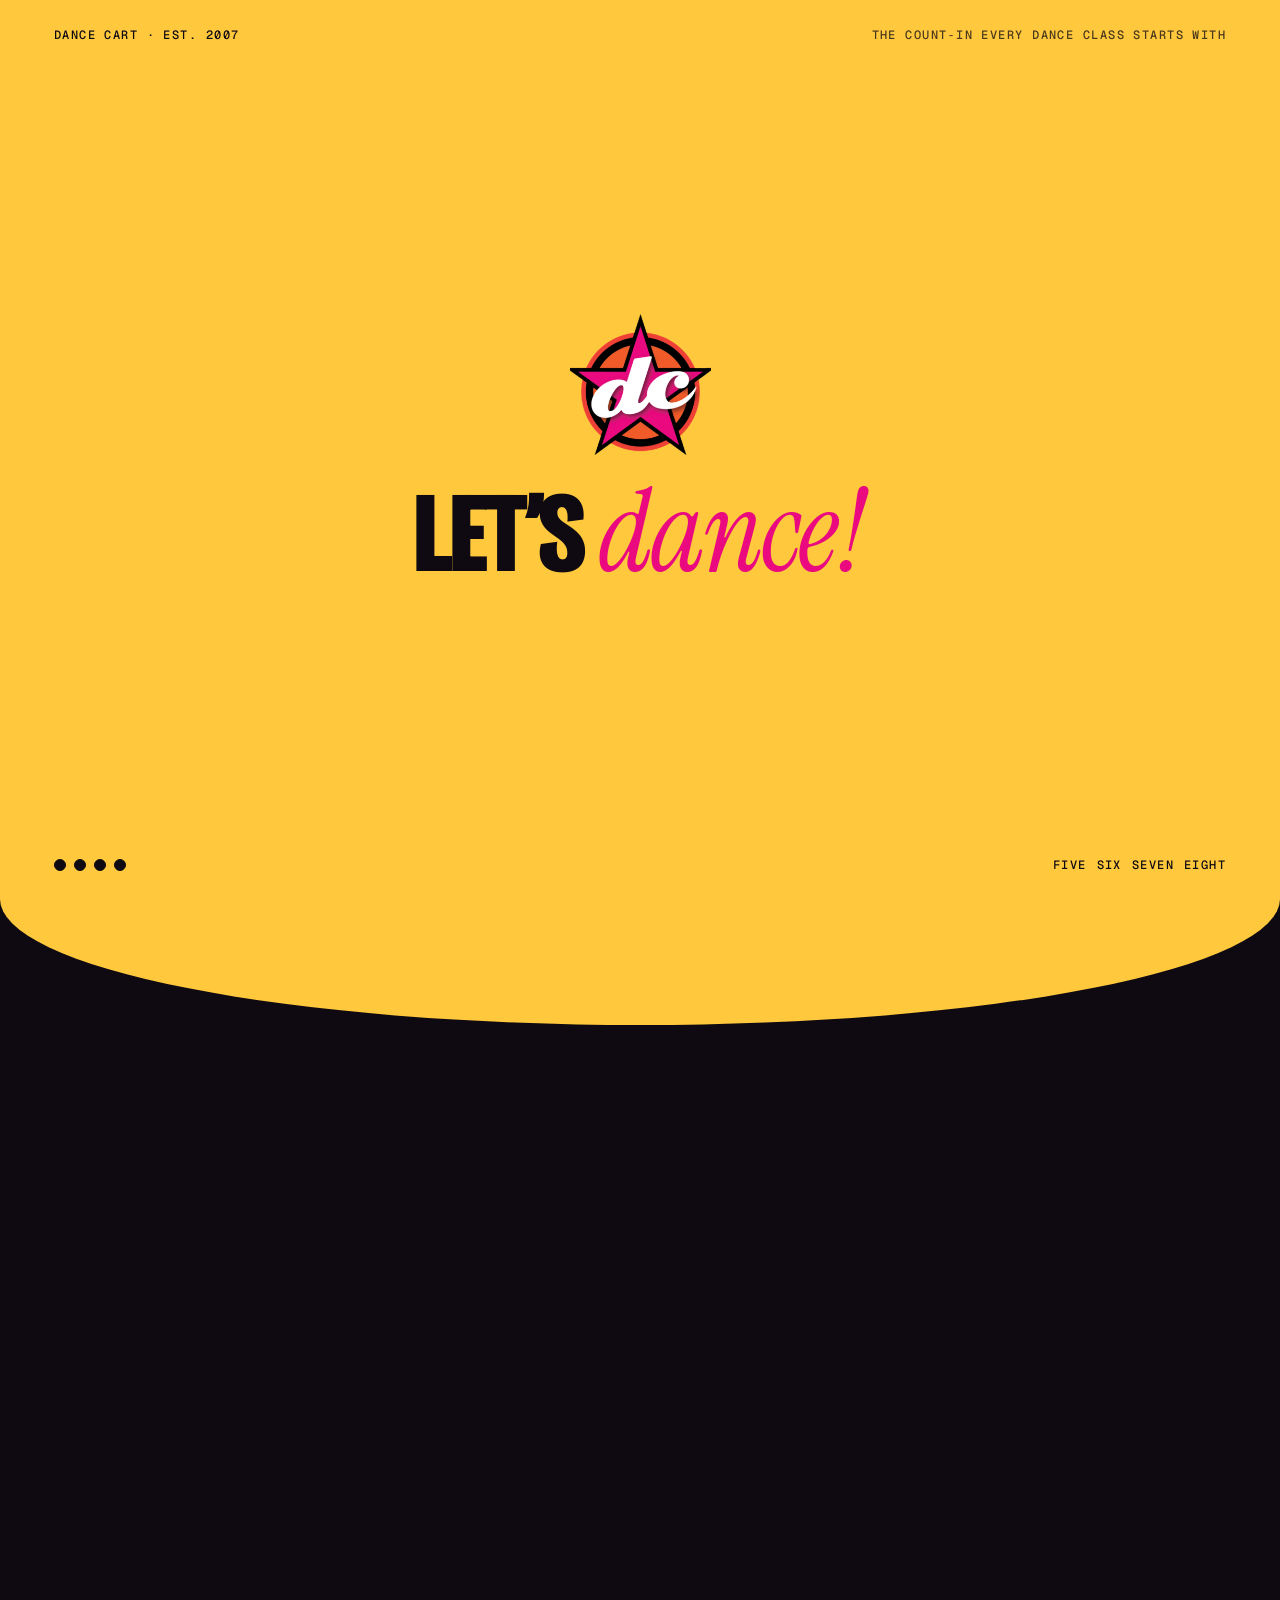
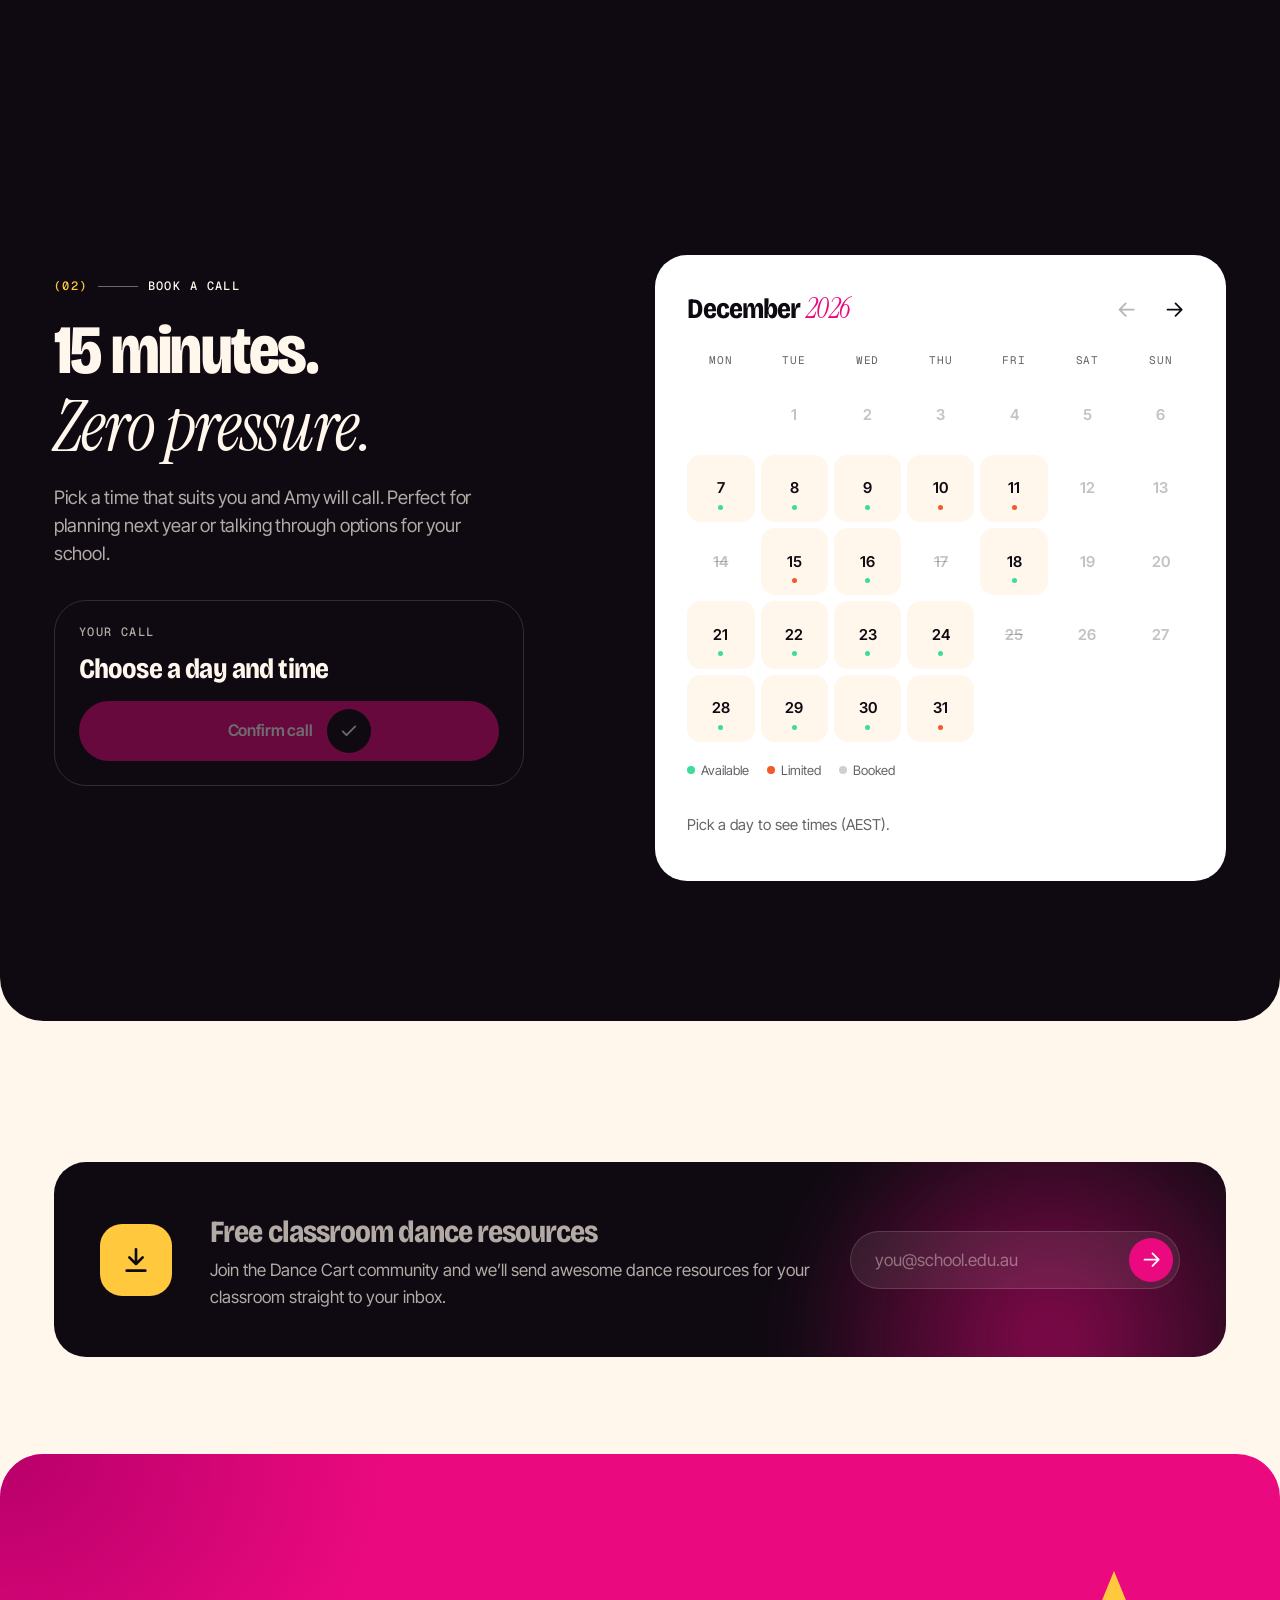
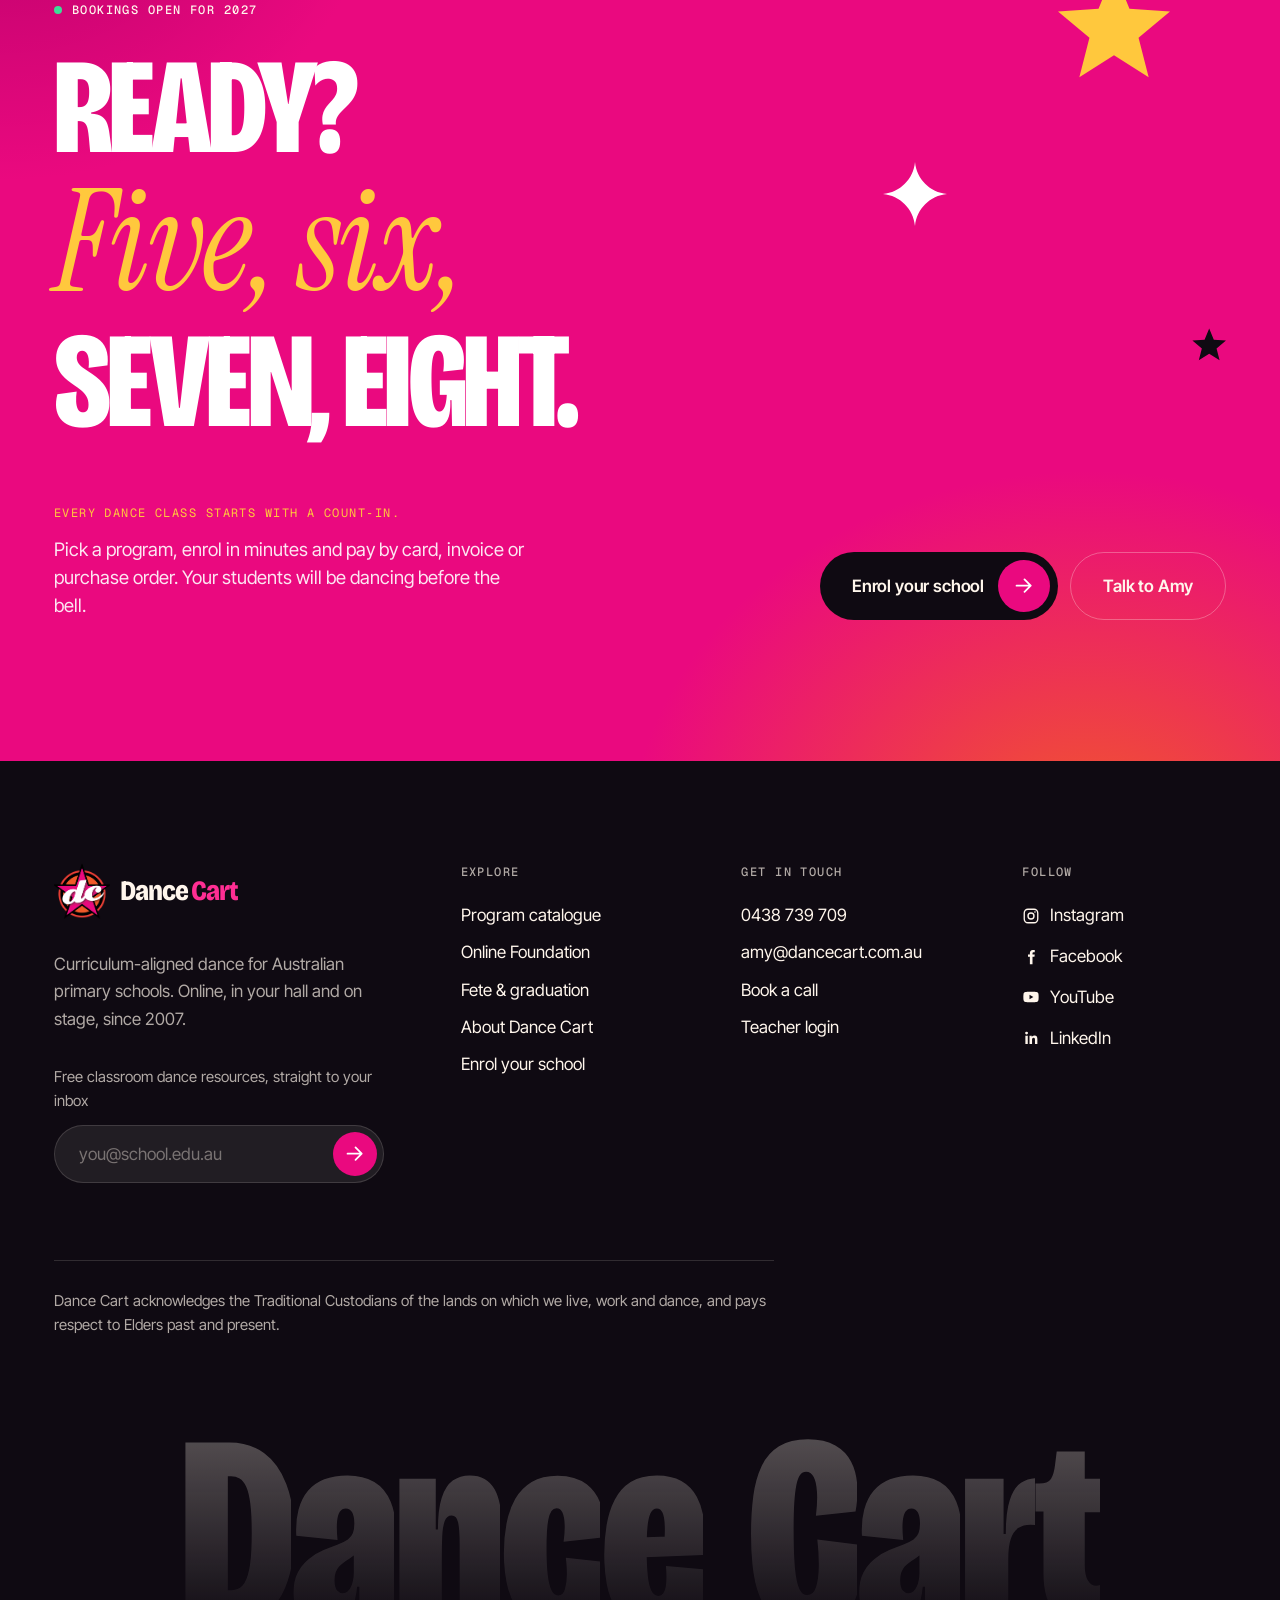
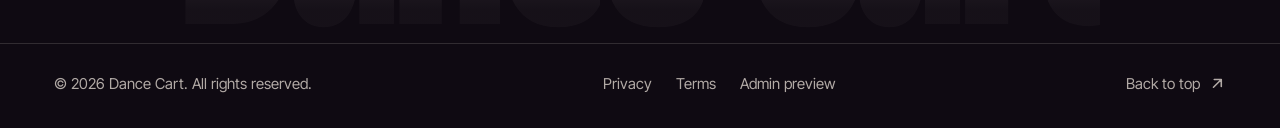
<file: contact.html>
<!doctype html>
<html lang="en-AU">
<head>
  <meta charset="utf-8">
  <meta name="viewport" content="width=device-width, initial-scale=1, viewport-fit=cover">
  <title>Contact Dance Cart | Book a call with Amy</title>
  <meta name="description" content="Questions about dance at your school? Call Amy on 0438 739 709, send a message or book a 15 minute call online.">
  <meta name="robots" content="index, follow">
  <link rel="canonical" href="https://www.dancecart.com.au/contact.html">
  <meta name="theme-color" content="#0f0a12">
  <meta property="og:type" content="website">
  <meta property="og:site_name" content="Dance Cart">
  <meta property="og:title" content="Contact Dance Cart | Book a call with Amy">
  <meta property="og:description" content="Questions about dance at your school? Call Amy on 0438 739 709, send a message or book a 15 minute call online.">
  <meta property="og:url" content="https://www.dancecart.com.au/contact.html">
  <meta property="og:image" content="assets/img/og.jpg">
  <meta name="twitter:card" content="summary_large_image">
  <link rel="icon" href="assets/img/favicon.svg" type="image/svg+xml">
  <link rel="icon" href="assets/img/favicon-32.png" sizes="32x32" type="image/png">
  <link rel="apple-touch-icon" href="assets/img/apple-touch-icon.png">
  <script>
    /* Before first paint: preloader on the first visit of a session,
       a curtain when arriving from another page of the site. */
    (function (d) {
      var h = d.documentElement; h.classList.add('js');
      try {
        if (window.matchMedia('(prefers-reduced-motion: reduce)').matches) return;
        var s = window.sessionStorage;
        if (!s.getItem('dc-seen')) h.classList.add('is-loading');
        else if (s.getItem('dc-nav')) h.classList.add('is-entering');
        setTimeout(function () { h.classList.remove('is-loading', 'is-entering'); }, 6000);
      } catch (e) {}
    })(document);
  </script>
  <link rel="preload" href="assets/fonts/bricolage-grotesque-normal-200-800.woff2" as="font" type="font/woff2" crossorigin>
  <link rel="preload" href="assets/fonts/inter-tight-normal-300-700.woff2" as="font" type="font/woff2" crossorigin>
  <link rel="preload" href="assets/fonts/instrument-serif-italic-400.woff2" as="font" type="font/woff2" crossorigin>
  <link rel="stylesheet" href="assets/css/fonts.css?v=c5fd3fbf">
  <link rel="stylesheet" href="assets/css/main.css?v=0a6842bb">
  <script type="application/ld+json">
  {
    "@context": "https://schema.org",
    "@type": "EducationalOrganization",
    "name": "Dance Cart",
    "url": "https://www.dancecart.com.au",
    "email": "amy@dancecart.com.au",
    "telephone": "+61 438 739 709",
    "foundingDate": "2007",
    "description": "Curriculum-aligned dance programs for Australian primary schools: online, in-school, fete and graduation performances.",
    "areaServed": "Australia",
    "address": { "@type": "PostalAddress", "addressLocality": "Brisbane", "addressRegion": "QLD", "addressCountry": "AU" },
    "sameAs": [
      "https://www.facebook.com/Dancecart/",
      "https://www.instagram.com/dance.cart/",
      "https://www.linkedin.com/company/dance-cart/",
      "https://www.youtube.com/channel/UClw1FPyxZNXL_c0dzCB1tfg"
    ]
  }
  </script>
</head>
<body data-page="contact" class="" id="top">
  <a class="skip-link" href="#main">Skip to content</a>

  <svg width="0" height="0" style="position:absolute" aria-hidden="true" focusable="false">
    <defs>
      <symbol id="i-star" viewBox="0 0 24 24"><path d="M12 1.5l2.9 7.1 7.6.5-5.9 4.9 1.9 7.4L12 17.3l-6.5 4.1 1.9-7.4L1.5 9.1l7.6-.5z" fill="currentColor"/></symbol>
      <symbol id="i-spark" viewBox="0 0 24 24"><path d="M12 0c.6 6.4 5.6 11.4 12 12-6.4.6-11.4 5.6-12 12-.6-6.4-5.6-11.4-12-12C6.4 11.4 11.4 6.4 12 0z" fill="currentColor"/></symbol>
      <symbol id="i-arrow" viewBox="0 0 24 24"><path d="M4 12h15m-6-7 7 7-7 7" fill="none" stroke="currentColor" stroke-width="2" stroke-linecap="round" stroke-linejoin="round"/></symbol>
      <symbol id="i-arrow-ur" viewBox="0 0 24 24"><path d="M7 17 17 7M8 7h9v9" fill="none" stroke="currentColor" stroke-width="2" stroke-linecap="round" stroke-linejoin="round"/></symbol>
      <symbol id="i-arrow-l" viewBox="0 0 24 24"><path d="M20 12H5m6-7-7 7 7 7" fill="none" stroke="currentColor" stroke-width="2" stroke-linecap="round" stroke-linejoin="round"/></symbol>
      <symbol id="i-cart" viewBox="0 0 24 24"><path d="M3 4h2.2l2.3 11.2a2 2 0 0 0 2 1.6h7.9a2 2 0 0 0 2-1.5L21 8H6.1M10 21h.01M17 21h.01" fill="none" stroke="currentColor" stroke-width="1.8" stroke-linecap="round" stroke-linejoin="round"/></symbol>
      <symbol id="i-close" viewBox="0 0 24 24"><path d="M6 6l12 12M18 6 6 18" fill="none" stroke="currentColor" stroke-width="2" stroke-linecap="round"/></symbol>
      <symbol id="i-plus" viewBox="0 0 24 24"><path d="M12 5v14M5 12h14" fill="none" stroke="currentColor" stroke-width="2" stroke-linecap="round"/></symbol>
      <symbol id="i-minus" viewBox="0 0 24 24"><path d="M5 12h14" fill="none" stroke="currentColor" stroke-width="2" stroke-linecap="round"/></symbol>
      <symbol id="i-check" viewBox="0 0 24 24"><path d="m4.5 12.5 4.5 4.5 10.5-10.5" fill="none" stroke="currentColor" stroke-width="2.2" stroke-linecap="round" stroke-linejoin="round"/></symbol>
      <symbol id="i-play" viewBox="0 0 24 24"><path d="M8 5.5v13l10.5-6.5z" fill="currentColor"/></symbol>
      <symbol id="i-phone" viewBox="0 0 24 24"><path d="M5 3h3.5l1.8 4.6-2.3 1.5a11 11 0 0 0 6.9 6.9l1.5-2.3L21 15.5V19a2 2 0 0 1-2.2 2A17 17 0 0 1 3 5.2 2 2 0 0 1 5 3z" fill="none" stroke="currentColor" stroke-width="1.8" stroke-linejoin="round"/></symbol>
      <symbol id="i-mail" viewBox="0 0 24 24"><path d="M3.5 5.5h17v13h-17zM4 6l8 6.5L20 6" fill="none" stroke="currentColor" stroke-width="1.8" stroke-linejoin="round"/></symbol>
      <symbol id="i-calendar" viewBox="0 0 24 24"><path d="M4 6.5h16V20H4zM4 10.5h16M8.5 3.5v5M15.5 3.5v5" fill="none" stroke="currentColor" stroke-width="1.8" stroke-linecap="round" stroke-linejoin="round"/></symbol>
      <symbol id="i-card" viewBox="0 0 24 24"><path d="M3 6h18v12H3zM3 10h18M7 15h4" fill="none" stroke="currentColor" stroke-width="1.8" stroke-linecap="round" stroke-linejoin="round"/></symbol>
      <symbol id="i-doc" viewBox="0 0 24 24"><path d="M6 3h8l4 4v14H6zM14 3v4h4M9 12h6M9 16h6" fill="none" stroke="currentColor" stroke-width="1.8" stroke-linecap="round" stroke-linejoin="round"/></symbol>
      <symbol id="i-receipt" viewBox="0 0 24 24"><path d="M6 3h12v18l-3-2-3 2-3-2-3 2zM9 8h6M9 12h6" fill="none" stroke="currentColor" stroke-width="1.8" stroke-linecap="round" stroke-linejoin="round"/></symbol>
      <symbol id="i-video" viewBox="0 0 24 24"><path d="M3 6.5h12v11H3zM15 10.5l6-3.5v10l-6-3.5" fill="none" stroke="currentColor" stroke-width="1.8" stroke-linejoin="round"/></symbol>
      <symbol id="i-music" viewBox="0 0 24 24"><path d="M9 18V5l11-2v13M9 18a3 3 0 1 1-6 0 3 3 0 0 1 6 0zM20 16a3 3 0 1 1-6 0 3 3 0 0 1 6 0z" fill="none" stroke="currentColor" stroke-width="1.8" stroke-linejoin="round"/></symbol>
      <symbol id="i-users" viewBox="0 0 24 24"><path d="M16 20v-1.5a4 4 0 0 0-4-4H6a4 4 0 0 0-4 4V20M9 11a3.5 3.5 0 1 0 0-7 3.5 3.5 0 0 0 0 7zM22 20v-1.5a4 4 0 0 0-3-3.9M15.5 4.2a3.5 3.5 0 0 1 0 6.6" fill="none" stroke="currentColor" stroke-width="1.8" stroke-linecap="round" stroke-linejoin="round"/></symbol>
      <symbol id="i-clock" viewBox="0 0 24 24"><circle cx="12" cy="12" r="8.5" fill="none" stroke="currentColor" stroke-width="1.8"/><path d="M12 7.5V12l3 2" fill="none" stroke="currentColor" stroke-width="1.8" stroke-linecap="round"/></symbol>
      <symbol id="i-award" viewBox="0 0 24 24"><circle cx="12" cy="9" r="5.5" fill="none" stroke="currentColor" stroke-width="1.8"/><path d="m8.5 13.5-1.5 7.5 5-2.5 5 2.5-1.5-7.5" fill="none" stroke="currentColor" stroke-width="1.8" stroke-linejoin="round"/></symbol>
      <symbol id="i-book" viewBox="0 0 24 24"><path d="M4 5a2 2 0 0 1 2-2h14v15H6a2 2 0 0 0-2 2zM4 20a2 2 0 0 0 2 2h14v-4" fill="none" stroke="currentColor" stroke-width="1.8" stroke-linejoin="round"/></symbol>
      <symbol id="i-shield" viewBox="0 0 24 24"><path d="M12 3 4.5 6v5.5c0 4.6 3.2 8.4 7.5 9.5 4.3-1.1 7.5-4.9 7.5-9.5V6z M8.5 12l2.5 2.5 4.5-4.5" fill="none" stroke="currentColor" stroke-width="1.8" stroke-linejoin="round" stroke-linecap="round"/></symbol>
      <symbol id="i-pin" viewBox="0 0 24 24"><path d="M12 21s-6.5-5.6-6.5-11a6.5 6.5 0 0 1 13 0c0 5.4-6.5 11-6.5 11z" fill="none" stroke="currentColor" stroke-width="1.8"/><circle cx="12" cy="10" r="2.4" fill="none" stroke="currentColor" stroke-width="1.8"/></symbol>
      <symbol id="i-download" viewBox="0 0 24 24"><path d="M12 4v11m-5-5 5 5 5-5M5 20h14" fill="none" stroke="currentColor" stroke-width="2" stroke-linecap="round" stroke-linejoin="round"/></symbol>
      <symbol id="i-search" viewBox="0 0 24 24"><circle cx="11" cy="11" r="6.5" fill="none" stroke="currentColor" stroke-width="1.8"/><path d="m16 16 4.5 4.5" fill="none" stroke="currentColor" stroke-width="1.8" stroke-linecap="round"/></symbol>
      <symbol id="i-lock" viewBox="0 0 24 24"><path d="M5.5 10.5h13V21h-13zM8 10.5V7.5a4 4 0 0 1 8 0v3" fill="none" stroke="currentColor" stroke-width="1.8" stroke-linejoin="round"/></symbol>
      <symbol id="i-facebook" viewBox="0 0 24 24"><path d="M14 8.5V7c0-.8.5-1.2 1.2-1.2H17V2.6h-2.6C11.6 2.6 10.5 4.4 10.5 7v1.5H8v3.3h2.5V21.5H14V11.8h2.6l.4-3.3z" fill="currentColor"/></symbol>
      <symbol id="i-instagram" viewBox="0 0 24 24"><rect x="3" y="3" width="18" height="18" rx="5" fill="none" stroke="currentColor" stroke-width="1.8"/><circle cx="12" cy="12" r="4" fill="none" stroke="currentColor" stroke-width="1.8"/><circle cx="17.3" cy="6.7" r="1.1" fill="currentColor"/></symbol>
      <symbol id="i-linkedin" viewBox="0 0 24 24"><path d="M4.5 9h3.2v11H4.5zM6.1 3.5a1.9 1.9 0 1 1 0 3.8 1.9 1.9 0 0 1 0-3.8zM10 9h3v1.6c.5-.9 1.7-1.9 3.5-1.9 3.4 0 4 2.2 4 5.1V20h-3.2v-5.5c0-1.3 0-3-1.8-3s-2.1 1.4-2.1 2.9V20H10z" fill="currentColor"/></symbol>
      <symbol id="i-youtube" viewBox="0 0 24 24"><path d="M22 8.2c-.2-1.6-1-2.7-2.6-2.9C16.9 5 12 5 12 5s-4.9 0-7.4.3C3 5.5 2.2 6.6 2 8.2 1.8 9.6 1.8 12 1.8 12s0 2.4.2 3.8c.2 1.6 1 2.7 2.6 2.9C7.1 19 12 19 12 19s4.9 0 7.4-.3c1.6-.2 2.4-1.3 2.6-2.9.2-1.4.2-3.8.2-3.8s0-2.4-.2-3.8zM10 15V9l5.2 3z" fill="currentColor"/></symbol>
      <symbol id="i-x" viewBox="0 0 24 24"><path d="M17.5 3h3.2l-7 8 8.2 10h-6.4l-5-6.2L4.8 21H1.6l7.5-8.6L1.2 3h6.6l4.5 5.7zm-1.1 16.2h1.8L6.7 4.7H4.8z" fill="currentColor"/></symbol>
    </defs>
  </svg>

  <div class="preloader" aria-hidden="true" title="Click to skip">
    <div class="preloader__layer preloader__layer--1"></div>
    <div class="preloader__layer preloader__layer--2"></div>
    <div class="preloader__layer preloader__layer--3"></div>

    <div class="preloader__top">
      <span class="label">Dance Cart &middot; Est. 2007</span>
      <span class="label preloader__hint">The count&#8209;in every dance class starts with</span>
    </div>

    <div class="preloader__count">
      <span class="preloader__num">5</span><span class="preloader__num">6</span><span class="preloader__num">7</span><span class="preloader__num">8</span>
      <div class="preloader__go">
        <img src="assets/img/dc-mark.png" alt="" width="140" height="140">
        <span>Let&rsquo;s <em>dance!</em></span>
      </div>
    </div>

    <div class="preloader__bottom">
      <span class="preloader__beats"><i></i><i></i><i></i><i></i></span>
      <span class="label preloader__words"><b>Five</b> <b>six</b> <b>seven</b> <b>eight</b></span>
    </div>
  </div>


  <div class="curtain" aria-hidden="true">
    <div class="curtain__panel curtain__panel--1"></div>
    <div class="curtain__panel curtain__panel--2"></div>
    <div class="curtain__panel curtain__panel--3"><img src="assets/img/dc-mark.png" alt="" width="96" height="96"></div>
  </div>

  <header class="header" data-header>
    <div class="header__inner">
      <a class="brand" href="index.html" aria-label="Dance Cart home">
        <img class="brand__mark" src="assets/img/dc-mark.png" alt="" width="44" height="44">
        <span class="brand__word">Dance<span>Cart</span></span>
      </a>

      <nav class="nav" aria-label="Main">
        <ul class="nav__list">
          <li><a class="nav__link" href="programs.html" data-nav="programs">Programs</a></li>
          <li><a class="nav__link" href="online-foundation.html" data-nav="online-foundation">Online program</a></li>
          <li><a class="nav__link" href="events.html" data-nav="events">Fete &amp; graduation</a></li>
          <li><a class="nav__link" href="about.html" data-nav="about">About</a></li>
          <li><a class="nav__link" href="contact.html" data-nav="contact" aria-current="page">Contact</a></li>
        </ul>
      </nav>

      <div class="header__actions">
        <a class="header__login" href="https://www.dancecart.com.au/online-courses/">Teacher login</a>
        <button class="cart-btn" type="button" data-cart-open aria-label="Open your enrolment cart">
          <svg class="i"><use href="#i-cart"/></svg>
          <span class="cart-btn__count" data-cart-count>0</span>
        </button>
        <a class="btn btn--primary btn--sm header__cta" href="enrol.html" data-magnetic><span class="btn__text" data-text="Enrol now">Enrol now</span></a>
        <button class="burger" type="button" aria-label="Open menu" aria-expanded="false" aria-controls="menu" data-menu-toggle>
          <span></span><span></span>
        </button>
      </div>
    </div>
  </header>

  <div class="menu" id="menu" aria-hidden="true">
    <div class="menu__bg"></div>
    <nav class="menu__inner" aria-label="Mobile">
      <ul class="menu__list">
        <li><a href="index.html" data-nav="home"><span class="menu__num">01</span>Home</a></li>
        <li><a href="programs.html" data-nav="programs"><span class="menu__num">02</span>Programs</a></li>
        <li><a href="online-foundation.html" data-nav="online-foundation"><span class="menu__num">03</span>Online program</a></li>
        <li><a href="events.html" data-nav="events"><span class="menu__num">04</span>Fete &amp; grad</a></li>
        <li><a href="about.html" data-nav="about"><span class="menu__num">05</span>About</a></li>
        <li><a href="contact.html" data-nav="contact" aria-current="page"><span class="menu__num">06</span>Contact</a></li>
      </ul>
      <div class="menu__foot">
        <a class="btn btn--primary" href="enrol.html"><span class="btn__text" data-text="Enrol your school">Enrol your school</span><span class="btn__icon"><svg class="i"><use href="#i-arrow"/></svg></span></a>
        <div class="menu__contact">
          <a href="tel:+61438739709">0438 739 709</a>
          <a href="mailto:amy@dancecart.com.au">amy@dancecart.com.au</a>
          <a href="https://www.dancecart.com.au/online-courses/">Teacher login</a>
        </div>
      </div>
    </nav>
  </div>


  <main id="main" tabindex="-1">
<section class="page-hero" aria-labelledby="page-title">
      <div class="hero__bg" aria-hidden="true"><div class="hero__grid-lines"></div><div class="blob blob--pink"></div><div class="blob blob--orange"></div></div>
      <div class="container">
        <nav class="page-hero__crumbs label" aria-label="Breadcrumb" data-reveal="fade"><a href="index.html">Home</a><span>/</span><span>Contact</span></nav>
        <h1 class="page-hero__title" id="page-title" data-split><span>Let&rsquo;s talk</span><span><em>dance.</em></span></h1>
        <div class="page-hero__row">
          <p class="page-hero__lead" data-reveal style="--d:.3s">Whether you&rsquo;re planning next year, chasing a fete date or just curious, Amy answers every message personally.</p>
          <div class="page-hero__aside" data-reveal style="--d:.4s">
            <a class="btn btn--primary btn--lg" href="#call" data-magnetic><span class="btn__text" data-text="Book a call">Book a call</span><span class="btn__icon"><svg class="i"><use href="#i-calendar"/></svg></span></a>
          </div>
        </div>
      </div>
    </section>

    <section class="section section--after-hero section--paper-2" aria-label="Send a message" >
      <div class="container contact">
        <div class="contact__form panel" data-contact data-reveal>
          <div class="form-fields">
            <p class="label"><span class="label__num">(01)</span><span class="label__line"></span>Send a message</p>
            <h2 class="panel__title" style="margin-top:16px">What can we help with?</h2>
            <form class="panel__body" novalidate data-contact-form>
              <div class="field"><span class="field__label">I&rsquo;m asking about</span>
                <div class="choice-row">
                  <label class="choice"><input type="radio" name="topic" value="Online program" checked><span>Online program</span></label>
                  <label class="choice"><input type="radio" name="topic" value="In-school term"><span>In-school term</span></label>
                  <label class="choice"><input type="radio" name="topic" value="Fete or graduation"><span>Fete or graduation</span></label>
                  <label class="choice"><input type="radio" name="topic" value="Grants"><span>Grants &amp; pricing</span></label>
                  <label class="choice"><input type="radio" name="topic" value="Other"><span>Something else</span></label>
                </div>
              </div>
              <div class="form-grid" style="margin-top:24px">
                <div class="field"><label for="c-name">Your name</label><input class="input" id="c-name" name="name" autocomplete="name" required><span class="field__error">Please enter your name.</span></div>
                <div class="field"><label for="c-school">School</label><input class="input" id="c-school" name="school" autocomplete="organization"></div>
                <div class="field"><label for="c-email">Email</label><input class="input" id="c-email" name="email" type="email" autocomplete="email" required><span class="field__error">Please enter a valid email.</span></div>
                <div class="field"><label for="c-phone">Phone</label><input class="input" id="c-phone" name="phone" type="tel" autocomplete="tel"></div>
                <div class="field span-2"><label for="c-msg">Message</label><textarea class="textarea" id="c-msg" name="message" required placeholder="Tell us about your school and what you have in mind"></textarea><span class="field__error">Please add a short message.</span></div>
              </div>
              <div class="enrol__nav">
                <p class="small muted">We reply within two school days.</p>
                <button class="btn btn--primary" type="submit"><span class="btn__text" data-text="Send message">Send message</span><span class="btn__icon"><svg class="i"><use href="#i-arrow"/></svg></span></button>
              </div>
            </form>
          </div>
          <div class="form-success">
            <div class="done__icon"><svg class="i"><use href="#i-check"/></svg></div>
            <h2 class="panel__title">Message sent!</h2>
            <p class="panel__sub" style="margin:12px auto 0">Thanks for reaching out. Amy will be in touch soon.</p>
          </div>
        </div>

        <aside class="contact__aside">
          <a class="ccard ccard--ink" href="tel:+61438739709" data-reveal>
            <span class="ccard__icon"><svg class="i"><use href="#i-phone"/></svg></span>
            <span class="label" style="color:var(--muted-light)">Call Amy</span>
            <span class="ccard__big">0438 739 709</span>
          </a>
          <a class="ccard" href="mailto:amy@dancecart.com.au" data-reveal style="--d:.08s">
            <span class="ccard__icon"><svg class="i"><use href="#i-mail"/></svg></span>
            <span class="label muted">Email</span>
            <span class="ccard__big">amy@dancecart.com.au</span>
          </a>
          <div class="ccard ccard--sun" data-reveal style="--d:.16s">
            <span class="ccard__icon"><svg class="i"><use href="#i-pin"/></svg></span>
            <span class="label">Based in</span>
            <span class="ccard__big">Brisbane, teaching Australia-wide</span>
          </div>
        </aside>
      </div>
    </section>

    <section class="section section--ink section--round" id="call" aria-labelledby="call-title">
      <div class="container booker">
        <div class="booker__info">
          <p class="label" data-reveal><span class="label__num">(02)</span><span class="label__line"></span>Book a call</p>
          <h2 class="h2" id="call-title" data-split><span>15 minutes.</span><span><em>Zero pressure.</em></span></h2>
          <p class="lead muted" data-reveal>Pick a time that suits you and Amy will call. Perfect for planning next year or talking through options for your school.</p>
          <div class="booker__pick" data-reveal aria-live="polite">
            <p class="label" style="color:var(--muted-light)">Your call</p>
            <p class="booker__pick-date" data-call-out>Choose a day and time</p>
            <div class="form-grid" data-call-fields style="display:none">
              <div class="field"><label for="b-name" style="color:var(--paper)">Name</label><input class="input" id="b-name" autocomplete="name"></div>
              <div class="field"><label for="b-phone" style="color:var(--paper)">Phone</label><input class="input" id="b-phone" type="tel" autocomplete="tel"></div>
            </div>
            <button class="btn btn--primary is-disabled" type="button" data-call-book><span class="btn__text" data-text="Confirm call">Confirm call</span><span class="btn__icon"><svg class="i"><use href="#i-check"/></svg></span></button>
          </div>
        </div>
        <div class="booker__cal" data-reveal="scale">
          <div class="cal">
            <div data-call-cal></div>
            <div class="slots" data-call-slots></div>
          </div>
        </div>
      </div>
    </section>

    <section class="section" id="resources" aria-labelledby="res-title">
      <div class="container">
        <div class="callout" data-reveal>
          <span class="callout__icon"><svg class="i"><use href="#i-download"/></svg></span>
          <div>
            <p class="callout__title" id="res-title">Free classroom dance resources</p>
            <p>Join the Dance Cart community and we&rsquo;ll send awesome dance resources for your classroom straight to your inbox.</p>
          </div>
          <form class="signup" data-signup style="margin:0;min-width:min(380px,100%)">
            <label class="signup__label sr-only" for="res-email">Your email</label>
            <div class="signup__row">
              <input id="res-email" type="email" name="email" placeholder="you@school.edu.au" autocomplete="email" required>
              <button class="signup__btn" type="submit" aria-label="Sign up"><svg class="i"><use href="#i-arrow"/></svg></button>
            </div>
          </form>
        </div>
      </div>
    </section>
  </main>

  <footer class="footer">
    <section class="footer-cta" aria-labelledby="footer-cta-title">
      <div class="footer-cta__glow" aria-hidden="true"></div>
      <div class="container">
        <p class="label label--light"><span class="label__dot"></span>Bookings open for 2027</p>
        <h2 class="footer-cta__title" id="footer-cta-title" data-split>
          <span>Ready?</span>
          <span><em>Five, six,</em></span>
          <span>seven, eight.</span>
        </h2>
        <div class="footer-cta__row">
          <p class="footer-cta__lead"><span class="footer-cta__aside">Every dance class starts with a count&#8209;in.</span> Pick a program, enrol in minutes and pay by card, invoice or purchase order. Your students will be dancing before the bell.</p>
          <div class="footer-cta__btns">
            <a class="btn btn--primary btn--lg" href="enrol.html" data-magnetic><span class="btn__text" data-text="Enrol your school">Enrol your school</span><span class="btn__icon"><svg class="i"><use href="#i-arrow"/></svg></span></a>
            <a class="btn btn--ghost-light btn--lg" href="contact.html"><span class="btn__text" data-text="Talk to Amy">Talk to Amy</span></a>
          </div>
        </div>
      </div>
      <div class="footer-cta__stars" aria-hidden="true">
        <svg class="i star-a"><use href="#i-star"/></svg>
        <svg class="i star-b"><use href="#i-spark"/></svg>
        <svg class="i star-c"><use href="#i-star"/></svg>
      </div>
    </section>

    <div class="footer__main">
      <div class="container footer__grid">
        <div class="footer__brand">
          <a class="brand brand--footer" href="index.html" aria-label="Dance Cart home">
            <img class="brand__mark" src="assets/img/dc-mark.png" alt="" width="56" height="56" loading="lazy">
            <span class="brand__word">Dance<span>Cart</span></span>
          </a>
          <p>Curriculum-aligned dance for Australian primary schools. Online, in your hall and on stage, since 2007.</p>
          <form class="signup" data-signup>
            <label class="signup__label" for="signup-email">Free classroom dance resources, straight to your inbox</label>
            <div class="signup__row">
              <input id="signup-email" type="email" name="email" placeholder="you@school.edu.au" autocomplete="email" required>
              <button class="signup__btn" type="submit" aria-label="Sign up"><svg class="i"><use href="#i-arrow"/></svg></button>
            </div>
          </form>
        </div>

        <div class="footer__col">
          <h3 class="footer__h">Explore</h3>
          <ul>
            <li><a href="programs.html">Program catalogue</a></li>
            <li><a href="online-foundation.html">Online Foundation</a></li>
            <li><a href="events.html">Fete &amp; graduation</a></li>
            <li><a href="about.html">About Dance Cart</a></li>
            <li><a href="enrol.html">Enrol your school</a></li>
          </ul>
        </div>

        <div class="footer__col">
          <h3 class="footer__h">Get in touch</h3>
          <ul>
            <li><a href="tel:+61438739709">0438 739 709</a></li>
            <li><a href="mailto:amy@dancecart.com.au">amy@dancecart.com.au</a></li>
            <li><a href="contact.html">Book a call</a></li>
            <li><a href="https://www.dancecart.com.au/online-courses/">Teacher login</a></li>
          </ul>
        </div>

        <div class="footer__col">
          <h3 class="footer__h">Follow</h3>
          <ul class="footer__social">
            <li><a href="https://www.instagram.com/dance.cart/" aria-label="Instagram"><svg class="i"><use href="#i-instagram"/></svg>Instagram</a></li>
            <li><a href="https://www.facebook.com/Dancecart/" aria-label="Facebook"><svg class="i"><use href="#i-facebook"/></svg>Facebook</a></li>
            <li><a href="https://www.youtube.com/channel/UClw1FPyxZNXL_c0dzCB1tfg" aria-label="YouTube"><svg class="i"><use href="#i-youtube"/></svg>YouTube</a></li>
            <li><a href="https://www.linkedin.com/company/dance-cart/" aria-label="LinkedIn"><svg class="i"><use href="#i-linkedin"/></svg>LinkedIn</a></li>
          </ul>
        </div>
      </div>

      <div class="container">
        <p class="footer__ack">Dance Cart acknowledges the Traditional Custodians of the lands on which we live, work and dance, and pays respect to Elders past and present.</p>
      </div>

      <div class="footer__word" aria-hidden="true">Dance Cart</div>

      <div class="container footer__bottom">
        <span>&copy; <span data-year>2026</span> Dance Cart. All rights reserved.</span>
        <span class="footer__legal">
          <a href="https://www.dancecart.com.au/wp-content/uploads/2021/01/Dance-Cart-Privacy-Policy.pdf">Privacy</a>
          <a href="https://www.dancecart.com.au/wp-content/uploads/2021/01/Dance-Cart-Terms-and-Conditions.pdf">Terms</a>
          <a href="dashboard.html">Admin preview</a>
        </span>
        <a class="footer__top" href="#top">Back to top <svg class="i"><use href="#i-arrow-ur"/></svg></a>
      </div>
    </div>
  </footer>

  <div class="drawer" data-drawer aria-hidden="true">
    <div class="drawer__scrim" data-cart-close></div>
    <aside class="drawer__panel" role="dialog" aria-modal="true" aria-labelledby="drawer-title">
      <div class="drawer__head">
        <div>
          <p class="label">Your enrolment</p>
          <h2 class="drawer__title" id="drawer-title">The cart <em>so far</em></h2>
        </div>
        <button class="icon-btn" type="button" data-cart-close aria-label="Close cart"><svg class="i"><use href="#i-close"/></svg></button>
      </div>
      <div class="drawer__body" data-cart-lines></div>
      <div class="drawer__foot" data-cart-foot></div>
    </aside>
  </div>

  <div class="modal" data-modal aria-hidden="true">
    <div class="modal__scrim" data-modal-close></div>
    <div class="modal__panel" role="dialog" aria-modal="true" aria-label="Program details">
      <button class="icon-btn modal__close" type="button" data-modal-close aria-label="Close"><svg class="i"><use href="#i-close"/></svg></button>
      <div class="modal__body" data-modal-body></div>
    </div>
  </div>


  <div class="cursor" aria-hidden="true"><span class="cursor__dot"></span><span class="cursor__label"></span></div>
  <div class="toast" role="status" aria-live="polite"></div>

  <script src="assets/js/data.js?v=2b94a925" defer></script>
  <script src="assets/js/site.js?v=1be4f575" defer></script>
  <script src="assets/js/calendar.js?v=9e88bac3" defer></script>
  <script src="assets/js/contact.js?v=8bab15ce" defer></script>
</body>
</html>
</file>
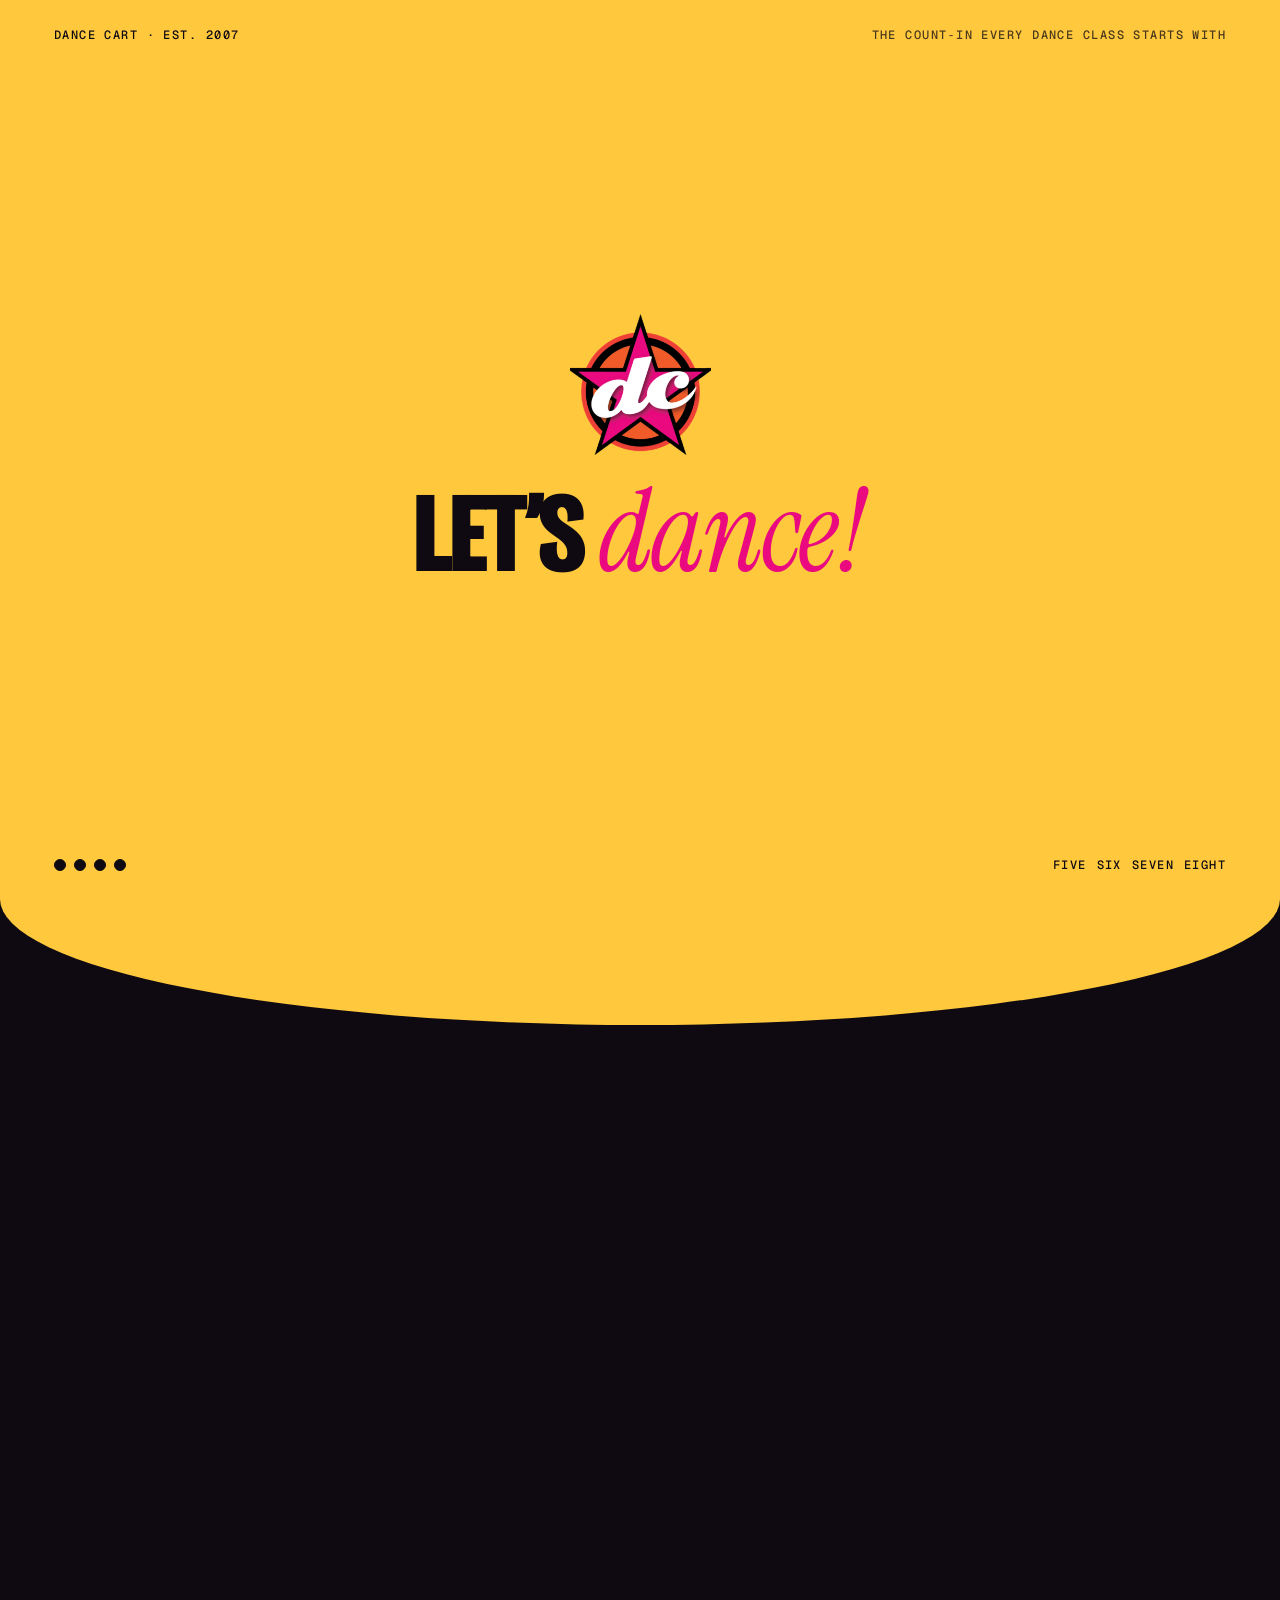
<file: dashboard.html>
<!doctype html>
<html lang="en-AU">
<head>
  <meta charset="utf-8">
  <meta name="viewport" content="width=device-width, initial-scale=1, viewport-fit=cover">
  <title>Admin preview | Dance Cart</title>
  <meta name="description" content="A preview of the Dance Cart admin view: enrolments, payments, invoices and Zoom inductions in one place.">
  <meta name="robots" content="noindex, nofollow">
  <link rel="canonical" href="https://www.dancecart.com.au/dashboard.html">
  <meta name="theme-color" content="#0f0a12">
  <meta property="og:type" content="website">
  <meta property="og:site_name" content="Dance Cart">
  <meta property="og:title" content="Admin preview | Dance Cart">
  <meta property="og:description" content="A preview of the Dance Cart admin view: enrolments, payments, invoices and Zoom inductions in one place.">
  <meta property="og:url" content="https://www.dancecart.com.au/dashboard.html">
  <meta property="og:image" content="assets/img/og.jpg">
  <meta name="twitter:card" content="summary_large_image">
  <link rel="icon" href="assets/img/favicon.svg" type="image/svg+xml">
  <link rel="icon" href="assets/img/favicon-32.png" sizes="32x32" type="image/png">
  <link rel="apple-touch-icon" href="assets/img/apple-touch-icon.png">
  <script>
    /* Before first paint: preloader on the first visit of a session,
       a curtain when arriving from another page of the site. */
    (function (d) {
      var h = d.documentElement; h.classList.add('js');
      try {
        if (window.matchMedia('(prefers-reduced-motion: reduce)').matches) return;
        var s = window.sessionStorage;
        if (!s.getItem('dc-seen')) h.classList.add('is-loading');
        else if (s.getItem('dc-nav')) h.classList.add('is-entering');
        setTimeout(function () { h.classList.remove('is-loading', 'is-entering'); }, 6000);
      } catch (e) {}
    })(document);
  </script>
  <link rel="preload" href="assets/fonts/bricolage-grotesque-normal-200-800.woff2" as="font" type="font/woff2" crossorigin>
  <link rel="preload" href="assets/fonts/inter-tight-normal-300-700.woff2" as="font" type="font/woff2" crossorigin>
  <link rel="preload" href="assets/fonts/instrument-serif-italic-400.woff2" as="font" type="font/woff2" crossorigin>
  <link rel="stylesheet" href="assets/css/fonts.css?v=c5fd3fbf">
  <link rel="stylesheet" href="assets/css/main.css?v=0a6842bb">
  <script type="application/ld+json">
  {
    "@context": "https://schema.org",
    "@type": "EducationalOrganization",
    "name": "Dance Cart",
    "url": "https://www.dancecart.com.au",
    "email": "amy@dancecart.com.au",
    "telephone": "+61 438 739 709",
    "foundingDate": "2007",
    "description": "Curriculum-aligned dance programs for Australian primary schools: online, in-school, fete and graduation performances.",
    "areaServed": "Australia",
    "address": { "@type": "PostalAddress", "addressLocality": "Brisbane", "addressRegion": "QLD", "addressCountry": "AU" },
    "sameAs": [
      "https://www.facebook.com/Dancecart/",
      "https://www.instagram.com/dance.cart/",
      "https://www.linkedin.com/company/dance-cart/",
      "https://www.youtube.com/channel/UClw1FPyxZNXL_c0dzCB1tfg"
    ]
  }
  </script>
</head>
<body data-page="dashboard" class="dash" id="top">
  <a class="skip-link" href="#main">Skip to content</a>

  <svg width="0" height="0" style="position:absolute" aria-hidden="true" focusable="false">
    <defs>
      <symbol id="i-star" viewBox="0 0 24 24"><path d="M12 1.5l2.9 7.1 7.6.5-5.9 4.9 1.9 7.4L12 17.3l-6.5 4.1 1.9-7.4L1.5 9.1l7.6-.5z" fill="currentColor"/></symbol>
      <symbol id="i-spark" viewBox="0 0 24 24"><path d="M12 0c.6 6.4 5.6 11.4 12 12-6.4.6-11.4 5.6-12 12-.6-6.4-5.6-11.4-12-12C6.4 11.4 11.4 6.4 12 0z" fill="currentColor"/></symbol>
      <symbol id="i-arrow" viewBox="0 0 24 24"><path d="M4 12h15m-6-7 7 7-7 7" fill="none" stroke="currentColor" stroke-width="2" stroke-linecap="round" stroke-linejoin="round"/></symbol>
      <symbol id="i-arrow-ur" viewBox="0 0 24 24"><path d="M7 17 17 7M8 7h9v9" fill="none" stroke="currentColor" stroke-width="2" stroke-linecap="round" stroke-linejoin="round"/></symbol>
      <symbol id="i-arrow-l" viewBox="0 0 24 24"><path d="M20 12H5m6-7-7 7 7 7" fill="none" stroke="currentColor" stroke-width="2" stroke-linecap="round" stroke-linejoin="round"/></symbol>
      <symbol id="i-cart" viewBox="0 0 24 24"><path d="M3 4h2.2l2.3 11.2a2 2 0 0 0 2 1.6h7.9a2 2 0 0 0 2-1.5L21 8H6.1M10 21h.01M17 21h.01" fill="none" stroke="currentColor" stroke-width="1.8" stroke-linecap="round" stroke-linejoin="round"/></symbol>
      <symbol id="i-close" viewBox="0 0 24 24"><path d="M6 6l12 12M18 6 6 18" fill="none" stroke="currentColor" stroke-width="2" stroke-linecap="round"/></symbol>
      <symbol id="i-plus" viewBox="0 0 24 24"><path d="M12 5v14M5 12h14" fill="none" stroke="currentColor" stroke-width="2" stroke-linecap="round"/></symbol>
      <symbol id="i-minus" viewBox="0 0 24 24"><path d="M5 12h14" fill="none" stroke="currentColor" stroke-width="2" stroke-linecap="round"/></symbol>
      <symbol id="i-check" viewBox="0 0 24 24"><path d="m4.5 12.5 4.5 4.5 10.5-10.5" fill="none" stroke="currentColor" stroke-width="2.2" stroke-linecap="round" stroke-linejoin="round"/></symbol>
      <symbol id="i-play" viewBox="0 0 24 24"><path d="M8 5.5v13l10.5-6.5z" fill="currentColor"/></symbol>
      <symbol id="i-phone" viewBox="0 0 24 24"><path d="M5 3h3.5l1.8 4.6-2.3 1.5a11 11 0 0 0 6.9 6.9l1.5-2.3L21 15.5V19a2 2 0 0 1-2.2 2A17 17 0 0 1 3 5.2 2 2 0 0 1 5 3z" fill="none" stroke="currentColor" stroke-width="1.8" stroke-linejoin="round"/></symbol>
      <symbol id="i-mail" viewBox="0 0 24 24"><path d="M3.5 5.5h17v13h-17zM4 6l8 6.5L20 6" fill="none" stroke="currentColor" stroke-width="1.8" stroke-linejoin="round"/></symbol>
      <symbol id="i-calendar" viewBox="0 0 24 24"><path d="M4 6.5h16V20H4zM4 10.5h16M8.5 3.5v5M15.5 3.5v5" fill="none" stroke="currentColor" stroke-width="1.8" stroke-linecap="round" stroke-linejoin="round"/></symbol>
      <symbol id="i-card" viewBox="0 0 24 24"><path d="M3 6h18v12H3zM3 10h18M7 15h4" fill="none" stroke="currentColor" stroke-width="1.8" stroke-linecap="round" stroke-linejoin="round"/></symbol>
      <symbol id="i-doc" viewBox="0 0 24 24"><path d="M6 3h8l4 4v14H6zM14 3v4h4M9 12h6M9 16h6" fill="none" stroke="currentColor" stroke-width="1.8" stroke-linecap="round" stroke-linejoin="round"/></symbol>
      <symbol id="i-receipt" viewBox="0 0 24 24"><path d="M6 3h12v18l-3-2-3 2-3-2-3 2zM9 8h6M9 12h6" fill="none" stroke="currentColor" stroke-width="1.8" stroke-linecap="round" stroke-linejoin="round"/></symbol>
      <symbol id="i-video" viewBox="0 0 24 24"><path d="M3 6.5h12v11H3zM15 10.5l6-3.5v10l-6-3.5" fill="none" stroke="currentColor" stroke-width="1.8" stroke-linejoin="round"/></symbol>
      <symbol id="i-music" viewBox="0 0 24 24"><path d="M9 18V5l11-2v13M9 18a3 3 0 1 1-6 0 3 3 0 0 1 6 0zM20 16a3 3 0 1 1-6 0 3 3 0 0 1 6 0z" fill="none" stroke="currentColor" stroke-width="1.8" stroke-linejoin="round"/></symbol>
      <symbol id="i-users" viewBox="0 0 24 24"><path d="M16 20v-1.5a4 4 0 0 0-4-4H6a4 4 0 0 0-4 4V20M9 11a3.5 3.5 0 1 0 0-7 3.5 3.5 0 0 0 0 7zM22 20v-1.5a4 4 0 0 0-3-3.9M15.5 4.2a3.5 3.5 0 0 1 0 6.6" fill="none" stroke="currentColor" stroke-width="1.8" stroke-linecap="round" stroke-linejoin="round"/></symbol>
      <symbol id="i-clock" viewBox="0 0 24 24"><circle cx="12" cy="12" r="8.5" fill="none" stroke="currentColor" stroke-width="1.8"/><path d="M12 7.5V12l3 2" fill="none" stroke="currentColor" stroke-width="1.8" stroke-linecap="round"/></symbol>
      <symbol id="i-award" viewBox="0 0 24 24"><circle cx="12" cy="9" r="5.5" fill="none" stroke="currentColor" stroke-width="1.8"/><path d="m8.5 13.5-1.5 7.5 5-2.5 5 2.5-1.5-7.5" fill="none" stroke="currentColor" stroke-width="1.8" stroke-linejoin="round"/></symbol>
      <symbol id="i-book" viewBox="0 0 24 24"><path d="M4 5a2 2 0 0 1 2-2h14v15H6a2 2 0 0 0-2 2zM4 20a2 2 0 0 0 2 2h14v-4" fill="none" stroke="currentColor" stroke-width="1.8" stroke-linejoin="round"/></symbol>
      <symbol id="i-shield" viewBox="0 0 24 24"><path d="M12 3 4.5 6v5.5c0 4.6 3.2 8.4 7.5 9.5 4.3-1.1 7.5-4.9 7.5-9.5V6z M8.5 12l2.5 2.5 4.5-4.5" fill="none" stroke="currentColor" stroke-width="1.8" stroke-linejoin="round" stroke-linecap="round"/></symbol>
      <symbol id="i-pin" viewBox="0 0 24 24"><path d="M12 21s-6.5-5.6-6.5-11a6.5 6.5 0 0 1 13 0c0 5.4-6.5 11-6.5 11z" fill="none" stroke="currentColor" stroke-width="1.8"/><circle cx="12" cy="10" r="2.4" fill="none" stroke="currentColor" stroke-width="1.8"/></symbol>
      <symbol id="i-download" viewBox="0 0 24 24"><path d="M12 4v11m-5-5 5 5 5-5M5 20h14" fill="none" stroke="currentColor" stroke-width="2" stroke-linecap="round" stroke-linejoin="round"/></symbol>
      <symbol id="i-search" viewBox="0 0 24 24"><circle cx="11" cy="11" r="6.5" fill="none" stroke="currentColor" stroke-width="1.8"/><path d="m16 16 4.5 4.5" fill="none" stroke="currentColor" stroke-width="1.8" stroke-linecap="round"/></symbol>
      <symbol id="i-lock" viewBox="0 0 24 24"><path d="M5.5 10.5h13V21h-13zM8 10.5V7.5a4 4 0 0 1 8 0v3" fill="none" stroke="currentColor" stroke-width="1.8" stroke-linejoin="round"/></symbol>
      <symbol id="i-facebook" viewBox="0 0 24 24"><path d="M14 8.5V7c0-.8.5-1.2 1.2-1.2H17V2.6h-2.6C11.6 2.6 10.5 4.4 10.5 7v1.5H8v3.3h2.5V21.5H14V11.8h2.6l.4-3.3z" fill="currentColor"/></symbol>
      <symbol id="i-instagram" viewBox="0 0 24 24"><rect x="3" y="3" width="18" height="18" rx="5" fill="none" stroke="currentColor" stroke-width="1.8"/><circle cx="12" cy="12" r="4" fill="none" stroke="currentColor" stroke-width="1.8"/><circle cx="17.3" cy="6.7" r="1.1" fill="currentColor"/></symbol>
      <symbol id="i-linkedin" viewBox="0 0 24 24"><path d="M4.5 9h3.2v11H4.5zM6.1 3.5a1.9 1.9 0 1 1 0 3.8 1.9 1.9 0 0 1 0-3.8zM10 9h3v1.6c.5-.9 1.7-1.9 3.5-1.9 3.4 0 4 2.2 4 5.1V20h-3.2v-5.5c0-1.3 0-3-1.8-3s-2.1 1.4-2.1 2.9V20H10z" fill="currentColor"/></symbol>
      <symbol id="i-youtube" viewBox="0 0 24 24"><path d="M22 8.2c-.2-1.6-1-2.7-2.6-2.9C16.9 5 12 5 12 5s-4.9 0-7.4.3C3 5.5 2.2 6.6 2 8.2 1.8 9.6 1.8 12 1.8 12s0 2.4.2 3.8c.2 1.6 1 2.7 2.6 2.9C7.1 19 12 19 12 19s4.9 0 7.4-.3c1.6-.2 2.4-1.3 2.6-2.9.2-1.4.2-3.8.2-3.8s0-2.4-.2-3.8zM10 15V9l5.2 3z" fill="currentColor"/></symbol>
      <symbol id="i-x" viewBox="0 0 24 24"><path d="M17.5 3h3.2l-7 8 8.2 10h-6.4l-5-6.2L4.8 21H1.6l7.5-8.6L1.2 3h6.6l4.5 5.7zm-1.1 16.2h1.8L6.7 4.7H4.8z" fill="currentColor"/></symbol>
    </defs>
  </svg>

  <div class="preloader" aria-hidden="true" title="Click to skip">
    <div class="preloader__layer preloader__layer--1"></div>
    <div class="preloader__layer preloader__layer--2"></div>
    <div class="preloader__layer preloader__layer--3"></div>

    <div class="preloader__top">
      <span class="label">Dance Cart &middot; Est. 2007</span>
      <span class="label preloader__hint">The count&#8209;in every dance class starts with</span>
    </div>

    <div class="preloader__count">
      <span class="preloader__num">5</span><span class="preloader__num">6</span><span class="preloader__num">7</span><span class="preloader__num">8</span>
      <div class="preloader__go">
        <img src="assets/img/dc-mark.png" alt="" width="140" height="140">
        <span>Let&rsquo;s <em>dance!</em></span>
      </div>
    </div>

    <div class="preloader__bottom">
      <span class="preloader__beats"><i></i><i></i><i></i><i></i></span>
      <span class="label preloader__words"><b>Five</b> <b>six</b> <b>seven</b> <b>eight</b></span>
    </div>
  </div>


  <div class="curtain" aria-hidden="true">
    <div class="curtain__panel curtain__panel--1"></div>
    <div class="curtain__panel curtain__panel--2"></div>
    <div class="curtain__panel curtain__panel--3"><img src="assets/img/dc-mark.png" alt="" width="96" height="96"></div>
  </div>

  <header class="header" data-header>
    <div class="header__inner">
      <a class="brand" href="index.html" aria-label="Dance Cart home">
        <img class="brand__mark" src="assets/img/dc-mark.png" alt="" width="44" height="44">
        <span class="brand__word">Dance<span>Cart</span></span>
      </a>

      <nav class="nav" aria-label="Main">
        <ul class="nav__list">
          <li><a class="nav__link" href="programs.html" data-nav="programs">Programs</a></li>
          <li><a class="nav__link" href="online-foundation.html" data-nav="online-foundation">Online program</a></li>
          <li><a class="nav__link" href="events.html" data-nav="events">Fete &amp; graduation</a></li>
          <li><a class="nav__link" href="about.html" data-nav="about">About</a></li>
          <li><a class="nav__link" href="contact.html" data-nav="contact">Contact</a></li>
        </ul>
      </nav>

      <div class="header__actions">
        <a class="header__login" href="https://www.dancecart.com.au/online-courses/">Teacher login</a>
        <button class="cart-btn" type="button" data-cart-open aria-label="Open your enrolment cart">
          <svg class="i"><use href="#i-cart"/></svg>
          <span class="cart-btn__count" data-cart-count>0</span>
        </button>
        <a class="btn btn--primary btn--sm header__cta" href="enrol.html" data-magnetic><span class="btn__text" data-text="Enrol now">Enrol now</span></a>
        <button class="burger" type="button" aria-label="Open menu" aria-expanded="false" aria-controls="menu" data-menu-toggle>
          <span></span><span></span>
        </button>
      </div>
    </div>
  </header>

  <div class="menu" id="menu" aria-hidden="true">
    <div class="menu__bg"></div>
    <nav class="menu__inner" aria-label="Mobile">
      <ul class="menu__list">
        <li><a href="index.html" data-nav="home"><span class="menu__num">01</span>Home</a></li>
        <li><a href="programs.html" data-nav="programs"><span class="menu__num">02</span>Programs</a></li>
        <li><a href="online-foundation.html" data-nav="online-foundation"><span class="menu__num">03</span>Online program</a></li>
        <li><a href="events.html" data-nav="events"><span class="menu__num">04</span>Fete &amp; grad</a></li>
        <li><a href="about.html" data-nav="about"><span class="menu__num">05</span>About</a></li>
        <li><a href="contact.html" data-nav="contact"><span class="menu__num">06</span>Contact</a></li>
      </ul>
      <div class="menu__foot">
        <a class="btn btn--primary" href="enrol.html"><span class="btn__text" data-text="Enrol your school">Enrol your school</span><span class="btn__icon"><svg class="i"><use href="#i-arrow"/></svg></span></a>
        <div class="menu__contact">
          <a href="tel:+61438739709">0438 739 709</a>
          <a href="mailto:amy@dancecart.com.au">amy@dancecart.com.au</a>
          <a href="https://www.dancecart.com.au/online-courses/">Teacher login</a>
        </div>
      </div>
    </nav>
  </div>


  <main id="main" tabindex="-1">
<div class="dash__top">
      <div class="dash__banner"><svg class="i" style="color:var(--sun)"><use href="#i-spark"/></svg><span><strong>Admin preview.</strong> This is the back-office view Amy sees when schools enrol. Sample data plus anything you enrol in this browser.</span><a href="enrol.html">Try an enrolment</a></div>
    </div>
    <div class="container" style="padding-top:40px">
      <div class="dash__head">
        <div>
          <p class="label"><span class="label__dot"></span>Live &middot; <span data-today></span></p>
          <h1 class="h2">Good morning, <em>Amy.</em></h1>
        </div>
        <div class="row">
          <button class="btn btn--ghost btn--sm" type="button" data-reset-demo><span class="btn__text" data-text="Reset demo">Reset demo</span></button>
          <button class="btn btn--dark btn--sm" type="button" data-export><span class="btn__text" data-text="Export CSV">Export CSV</span></button>
        </div>
      </div>

      <div class="kpis" data-kpis></div>

      <div class="dash__grid">
        <section class="dcard dcard--8" aria-labelledby="t-enrol">
          <div class="dcard__head"><h2 class="dcard__title" id="t-enrol">Recent enrolments</h2><div class="filters__group" role="group" aria-label="Filter by status" data-status-filter></div></div>
          <div class="table-wrap"><table class="table"><thead><tr><th>Ref</th><th>School</th><th>Programs</th><th>Payment</th><th>Total</th><th>Date</th></tr></thead><tbody data-rows></tbody></table></div>
        </section>
        <section class="dcard dcard--4" aria-labelledby="t-ind">
          <div class="dcard__head"><h2 class="dcard__title" id="t-ind">Upcoming inductions</h2><span class="chip">Zoom</span></div>
          <ul class="upcoming" data-upcoming></ul>
        </section>
        <section class="dcard dcard--8" aria-labelledby="t-rev">
          <div class="dcard__head"><h2 class="dcard__title" id="t-rev">Revenue by month</h2><span class="small muted">AUD, last 12 months</span></div>
          <div class="chart" data-chart></div>
        </section>
        <section class="dcard dcard--4" aria-labelledby="t-band">
          <div class="dcard__head"><h2 class="dcard__title" id="t-band">Enrolments by band</h2></div>
          <div class="bars" data-bands></div>
          <p class="small muted" style="margin-top:20px">Whole-school enrolments count towards every band.</p>
        </section>
      </div>
    </div>
  </main>


  <div class="drawer" data-drawer aria-hidden="true">
    <div class="drawer__scrim" data-cart-close></div>
    <aside class="drawer__panel" role="dialog" aria-modal="true" aria-labelledby="drawer-title">
      <div class="drawer__head">
        <div>
          <p class="label">Your enrolment</p>
          <h2 class="drawer__title" id="drawer-title">The cart <em>so far</em></h2>
        </div>
        <button class="icon-btn" type="button" data-cart-close aria-label="Close cart"><svg class="i"><use href="#i-close"/></svg></button>
      </div>
      <div class="drawer__body" data-cart-lines></div>
      <div class="drawer__foot" data-cart-foot></div>
    </aside>
  </div>

  <div class="modal" data-modal aria-hidden="true">
    <div class="modal__scrim" data-modal-close></div>
    <div class="modal__panel" role="dialog" aria-modal="true" aria-label="Program details">
      <button class="icon-btn modal__close" type="button" data-modal-close aria-label="Close"><svg class="i"><use href="#i-close"/></svg></button>
      <div class="modal__body" data-modal-body></div>
    </div>
  </div>


  <div class="cursor" aria-hidden="true"><span class="cursor__dot"></span><span class="cursor__label"></span></div>
  <div class="toast" role="status" aria-live="polite"></div>

  <script src="assets/js/data.js?v=2b94a925" defer></script>
  <script src="assets/js/site.js?v=1be4f575" defer></script>
  <script src="assets/js/dashboard.js?v=f6d21060" defer></script>
</body>
</html>
</file>
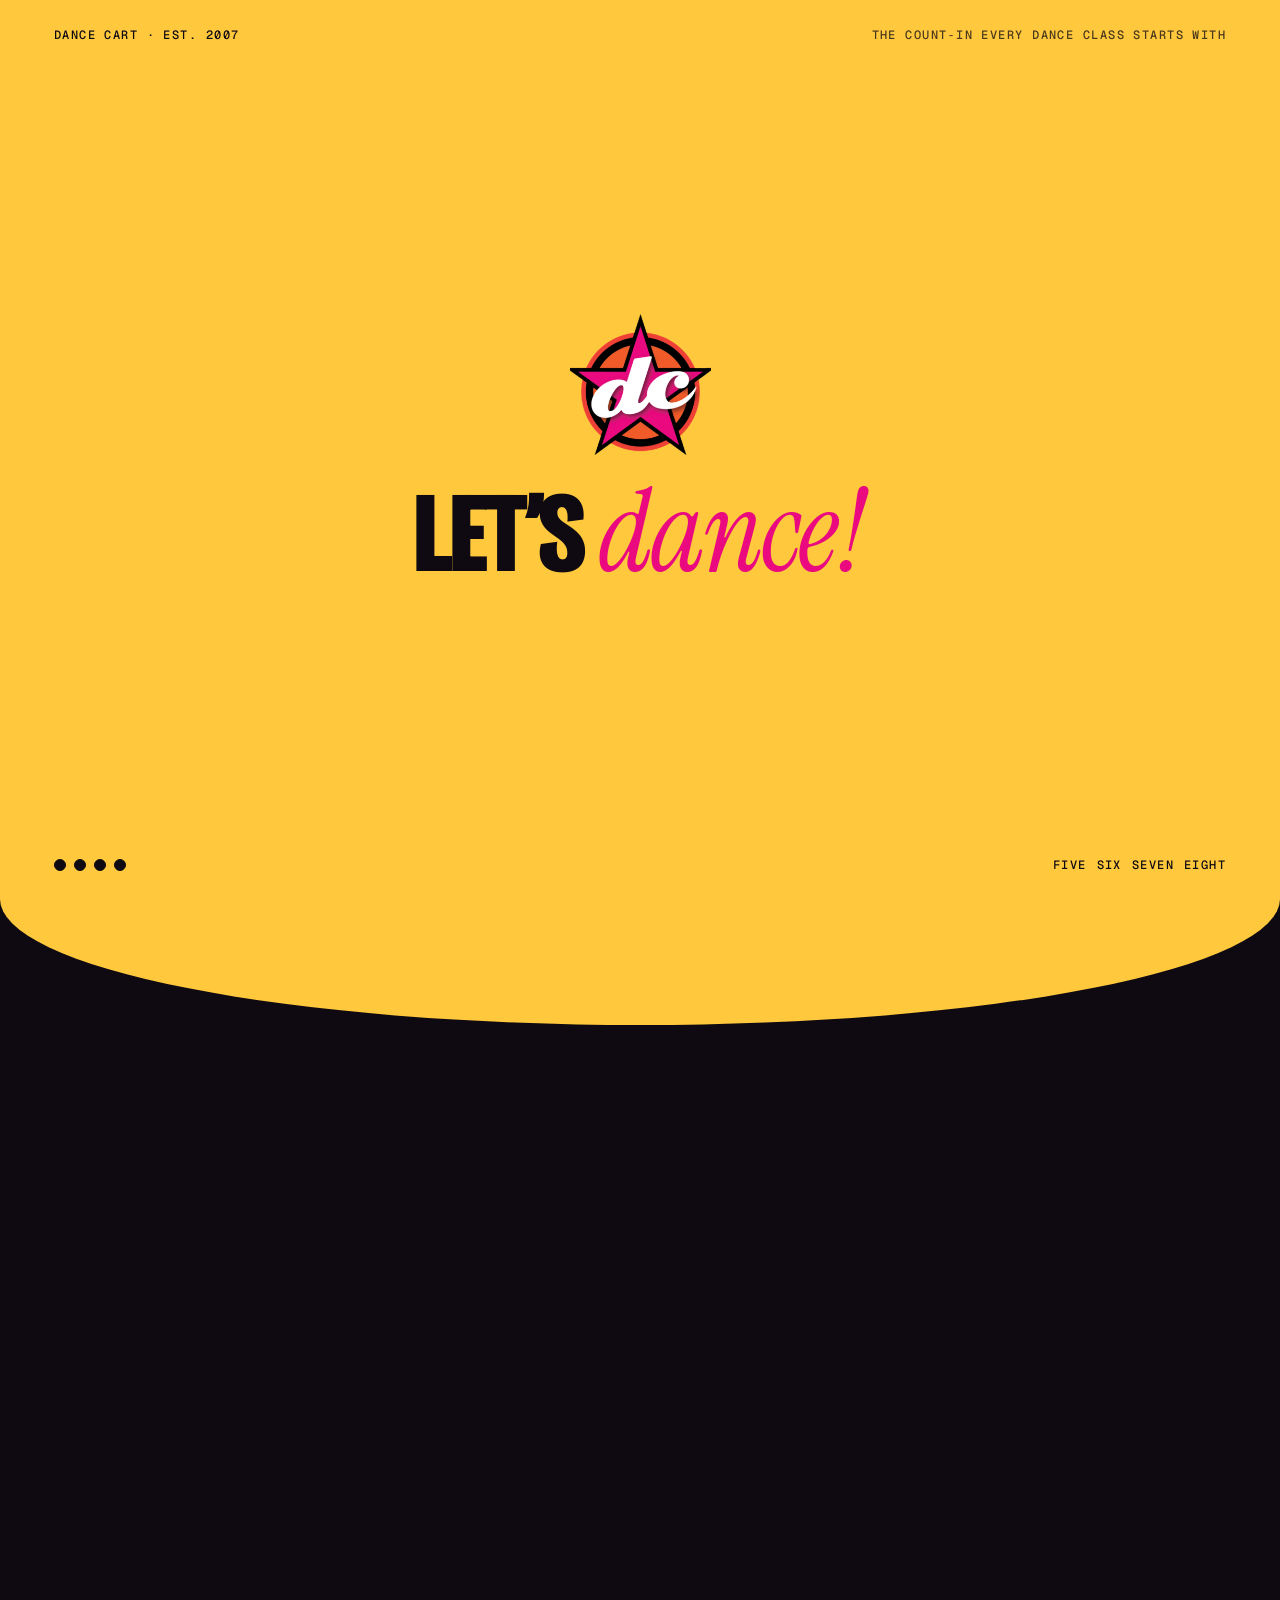
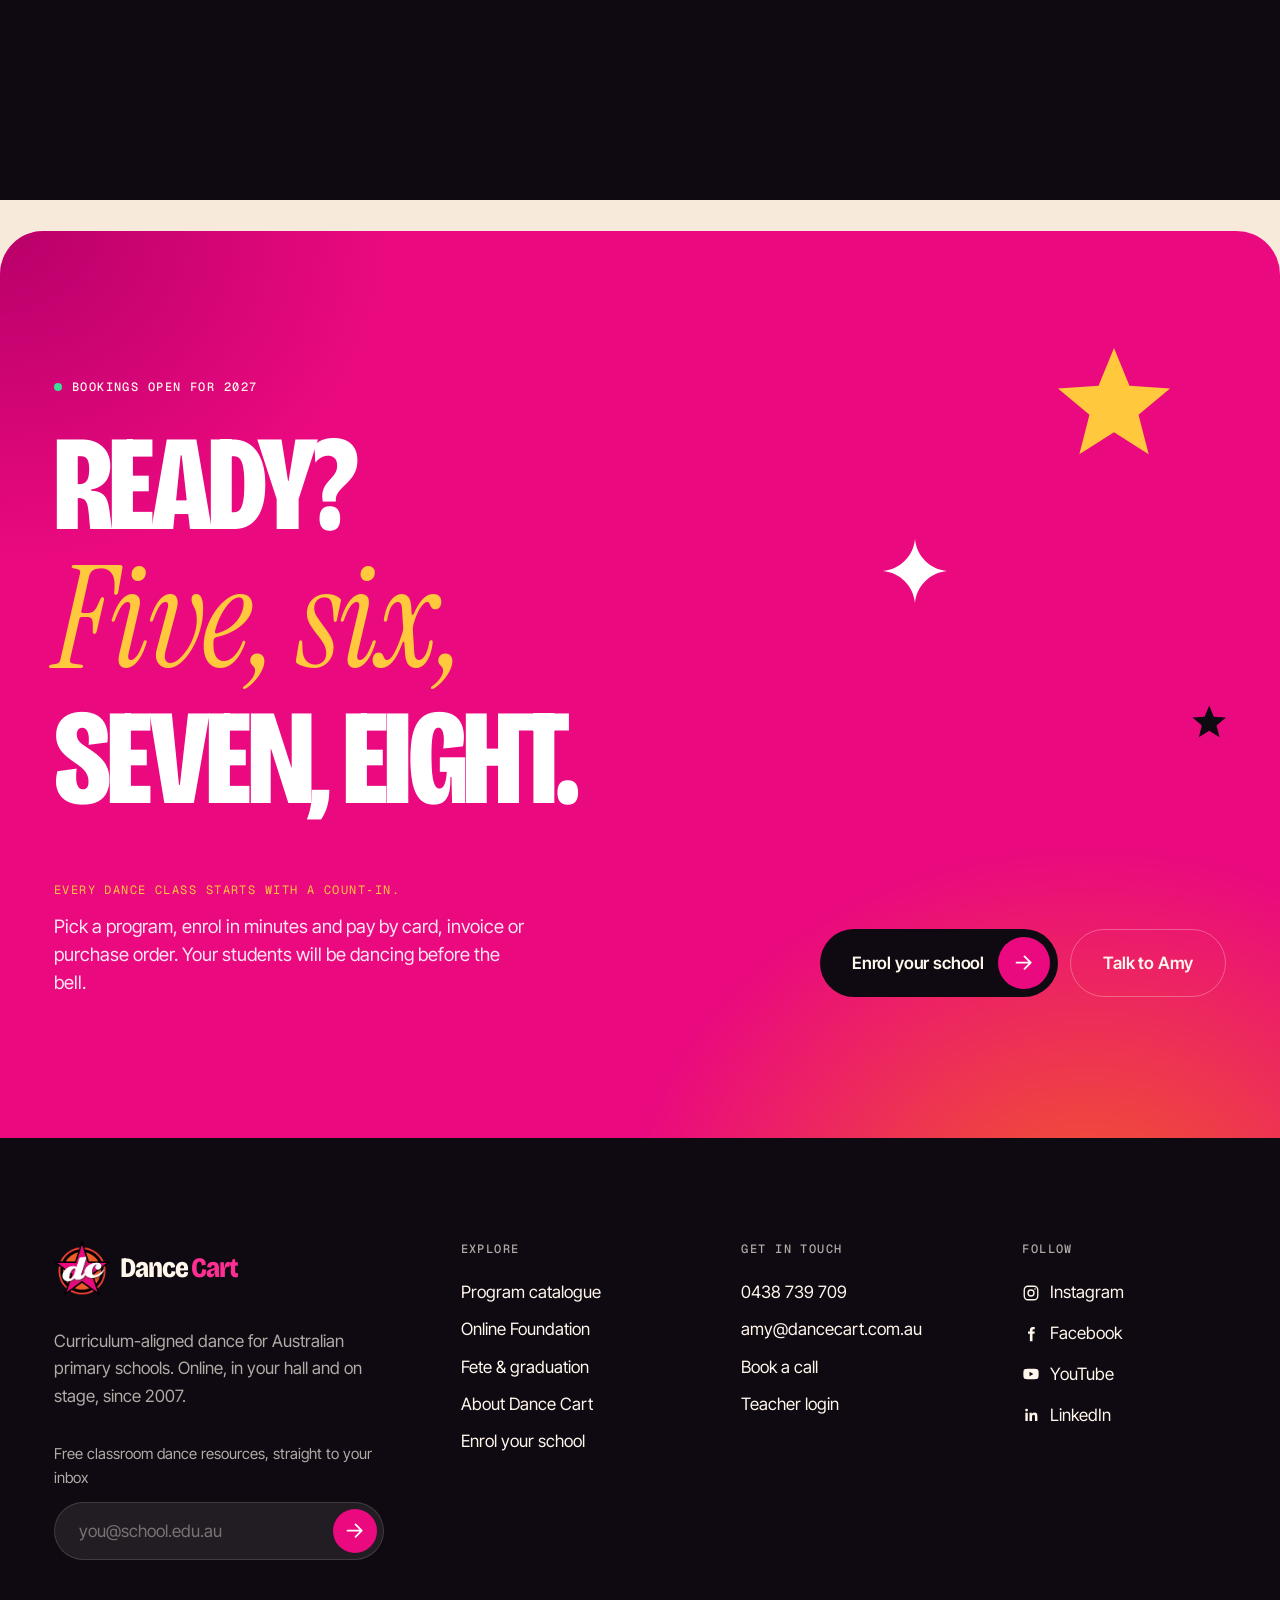
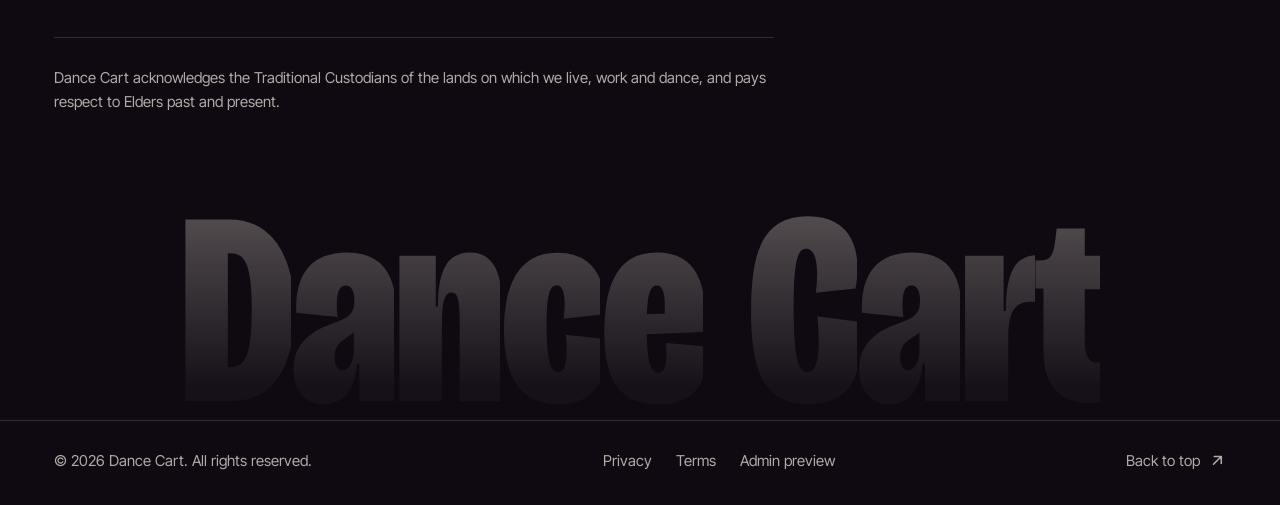
<file: enrol.html>
<!doctype html>
<html lang="en-AU">
<head>
  <meta charset="utf-8">
  <meta name="viewport" content="width=device-width, initial-scale=1, viewport-fit=cover">
  <title>Enrol your school | Dance Cart</title>
  <meta name="description" content="Enrol your school in Dance Cart programs online. Choose programs, add your school details, book your Zoom induction and pay by card, invoice or purchase order.">
  <meta name="robots" content="index, follow">
  <link rel="canonical" href="https://www.dancecart.com.au/enrol.html">
  <meta name="theme-color" content="#0f0a12">
  <meta property="og:type" content="website">
  <meta property="og:site_name" content="Dance Cart">
  <meta property="og:title" content="Enrol your school | Dance Cart">
  <meta property="og:description" content="Enrol your school in Dance Cart programs online. Choose programs, add your school details, book your Zoom induction and pay by card, invoice or purchase order.">
  <meta property="og:url" content="https://www.dancecart.com.au/enrol.html">
  <meta property="og:image" content="assets/img/og.jpg">
  <meta name="twitter:card" content="summary_large_image">
  <link rel="icon" href="assets/img/favicon.svg" type="image/svg+xml">
  <link rel="icon" href="assets/img/favicon-32.png" sizes="32x32" type="image/png">
  <link rel="apple-touch-icon" href="assets/img/apple-touch-icon.png">
  <script>
    /* Before first paint: preloader on the first visit of a session,
       a curtain when arriving from another page of the site. */
    (function (d) {
      var h = d.documentElement; h.classList.add('js');
      try {
        if (window.matchMedia('(prefers-reduced-motion: reduce)').matches) return;
        var s = window.sessionStorage;
        if (!s.getItem('dc-seen')) h.classList.add('is-loading');
        else if (s.getItem('dc-nav')) h.classList.add('is-entering');
        setTimeout(function () { h.classList.remove('is-loading', 'is-entering'); }, 6000);
      } catch (e) {}
    })(document);
  </script>
  <link rel="preload" href="assets/fonts/bricolage-grotesque-normal-200-800.woff2" as="font" type="font/woff2" crossorigin>
  <link rel="preload" href="assets/fonts/inter-tight-normal-300-700.woff2" as="font" type="font/woff2" crossorigin>
  <link rel="preload" href="assets/fonts/instrument-serif-italic-400.woff2" as="font" type="font/woff2" crossorigin>
  <link rel="stylesheet" href="assets/css/fonts.css?v=c5fd3fbf">
  <link rel="stylesheet" href="assets/css/main.css?v=0a6842bb">
  <script type="application/ld+json">
  {
    "@context": "https://schema.org",
    "@type": "EducationalOrganization",
    "name": "Dance Cart",
    "url": "https://www.dancecart.com.au",
    "email": "amy@dancecart.com.au",
    "telephone": "+61 438 739 709",
    "foundingDate": "2007",
    "description": "Curriculum-aligned dance programs for Australian primary schools: online, in-school, fete and graduation performances.",
    "areaServed": "Australia",
    "address": { "@type": "PostalAddress", "addressLocality": "Brisbane", "addressRegion": "QLD", "addressCountry": "AU" },
    "sameAs": [
      "https://www.facebook.com/Dancecart/",
      "https://www.instagram.com/dance.cart/",
      "https://www.linkedin.com/company/dance-cart/",
      "https://www.youtube.com/channel/UClw1FPyxZNXL_c0dzCB1tfg"
    ]
  }
  </script>
</head>
<body data-page="enrol" class="" id="top">
  <a class="skip-link" href="#main">Skip to content</a>

  <svg width="0" height="0" style="position:absolute" aria-hidden="true" focusable="false">
    <defs>
      <symbol id="i-star" viewBox="0 0 24 24"><path d="M12 1.5l2.9 7.1 7.6.5-5.9 4.9 1.9 7.4L12 17.3l-6.5 4.1 1.9-7.4L1.5 9.1l7.6-.5z" fill="currentColor"/></symbol>
      <symbol id="i-spark" viewBox="0 0 24 24"><path d="M12 0c.6 6.4 5.6 11.4 12 12-6.4.6-11.4 5.6-12 12-.6-6.4-5.6-11.4-12-12C6.4 11.4 11.4 6.4 12 0z" fill="currentColor"/></symbol>
      <symbol id="i-arrow" viewBox="0 0 24 24"><path d="M4 12h15m-6-7 7 7-7 7" fill="none" stroke="currentColor" stroke-width="2" stroke-linecap="round" stroke-linejoin="round"/></symbol>
      <symbol id="i-arrow-ur" viewBox="0 0 24 24"><path d="M7 17 17 7M8 7h9v9" fill="none" stroke="currentColor" stroke-width="2" stroke-linecap="round" stroke-linejoin="round"/></symbol>
      <symbol id="i-arrow-l" viewBox="0 0 24 24"><path d="M20 12H5m6-7-7 7 7 7" fill="none" stroke="currentColor" stroke-width="2" stroke-linecap="round" stroke-linejoin="round"/></symbol>
      <symbol id="i-cart" viewBox="0 0 24 24"><path d="M3 4h2.2l2.3 11.2a2 2 0 0 0 2 1.6h7.9a2 2 0 0 0 2-1.5L21 8H6.1M10 21h.01M17 21h.01" fill="none" stroke="currentColor" stroke-width="1.8" stroke-linecap="round" stroke-linejoin="round"/></symbol>
      <symbol id="i-close" viewBox="0 0 24 24"><path d="M6 6l12 12M18 6 6 18" fill="none" stroke="currentColor" stroke-width="2" stroke-linecap="round"/></symbol>
      <symbol id="i-plus" viewBox="0 0 24 24"><path d="M12 5v14M5 12h14" fill="none" stroke="currentColor" stroke-width="2" stroke-linecap="round"/></symbol>
      <symbol id="i-minus" viewBox="0 0 24 24"><path d="M5 12h14" fill="none" stroke="currentColor" stroke-width="2" stroke-linecap="round"/></symbol>
      <symbol id="i-check" viewBox="0 0 24 24"><path d="m4.5 12.5 4.5 4.5 10.5-10.5" fill="none" stroke="currentColor" stroke-width="2.2" stroke-linecap="round" stroke-linejoin="round"/></symbol>
      <symbol id="i-play" viewBox="0 0 24 24"><path d="M8 5.5v13l10.5-6.5z" fill="currentColor"/></symbol>
      <symbol id="i-phone" viewBox="0 0 24 24"><path d="M5 3h3.5l1.8 4.6-2.3 1.5a11 11 0 0 0 6.9 6.9l1.5-2.3L21 15.5V19a2 2 0 0 1-2.2 2A17 17 0 0 1 3 5.2 2 2 0 0 1 5 3z" fill="none" stroke="currentColor" stroke-width="1.8" stroke-linejoin="round"/></symbol>
      <symbol id="i-mail" viewBox="0 0 24 24"><path d="M3.5 5.5h17v13h-17zM4 6l8 6.5L20 6" fill="none" stroke="currentColor" stroke-width="1.8" stroke-linejoin="round"/></symbol>
      <symbol id="i-calendar" viewBox="0 0 24 24"><path d="M4 6.5h16V20H4zM4 10.5h16M8.5 3.5v5M15.5 3.5v5" fill="none" stroke="currentColor" stroke-width="1.8" stroke-linecap="round" stroke-linejoin="round"/></symbol>
      <symbol id="i-card" viewBox="0 0 24 24"><path d="M3 6h18v12H3zM3 10h18M7 15h4" fill="none" stroke="currentColor" stroke-width="1.8" stroke-linecap="round" stroke-linejoin="round"/></symbol>
      <symbol id="i-doc" viewBox="0 0 24 24"><path d="M6 3h8l4 4v14H6zM14 3v4h4M9 12h6M9 16h6" fill="none" stroke="currentColor" stroke-width="1.8" stroke-linecap="round" stroke-linejoin="round"/></symbol>
      <symbol id="i-receipt" viewBox="0 0 24 24"><path d="M6 3h12v18l-3-2-3 2-3-2-3 2zM9 8h6M9 12h6" fill="none" stroke="currentColor" stroke-width="1.8" stroke-linecap="round" stroke-linejoin="round"/></symbol>
      <symbol id="i-video" viewBox="0 0 24 24"><path d="M3 6.5h12v11H3zM15 10.5l6-3.5v10l-6-3.5" fill="none" stroke="currentColor" stroke-width="1.8" stroke-linejoin="round"/></symbol>
      <symbol id="i-music" viewBox="0 0 24 24"><path d="M9 18V5l11-2v13M9 18a3 3 0 1 1-6 0 3 3 0 0 1 6 0zM20 16a3 3 0 1 1-6 0 3 3 0 0 1 6 0z" fill="none" stroke="currentColor" stroke-width="1.8" stroke-linejoin="round"/></symbol>
      <symbol id="i-users" viewBox="0 0 24 24"><path d="M16 20v-1.5a4 4 0 0 0-4-4H6a4 4 0 0 0-4 4V20M9 11a3.5 3.5 0 1 0 0-7 3.5 3.5 0 0 0 0 7zM22 20v-1.5a4 4 0 0 0-3-3.9M15.5 4.2a3.5 3.5 0 0 1 0 6.6" fill="none" stroke="currentColor" stroke-width="1.8" stroke-linecap="round" stroke-linejoin="round"/></symbol>
      <symbol id="i-clock" viewBox="0 0 24 24"><circle cx="12" cy="12" r="8.5" fill="none" stroke="currentColor" stroke-width="1.8"/><path d="M12 7.5V12l3 2" fill="none" stroke="currentColor" stroke-width="1.8" stroke-linecap="round"/></symbol>
      <symbol id="i-award" viewBox="0 0 24 24"><circle cx="12" cy="9" r="5.5" fill="none" stroke="currentColor" stroke-width="1.8"/><path d="m8.5 13.5-1.5 7.5 5-2.5 5 2.5-1.5-7.5" fill="none" stroke="currentColor" stroke-width="1.8" stroke-linejoin="round"/></symbol>
      <symbol id="i-book" viewBox="0 0 24 24"><path d="M4 5a2 2 0 0 1 2-2h14v15H6a2 2 0 0 0-2 2zM4 20a2 2 0 0 0 2 2h14v-4" fill="none" stroke="currentColor" stroke-width="1.8" stroke-linejoin="round"/></symbol>
      <symbol id="i-shield" viewBox="0 0 24 24"><path d="M12 3 4.5 6v5.5c0 4.6 3.2 8.4 7.5 9.5 4.3-1.1 7.5-4.9 7.5-9.5V6z M8.5 12l2.5 2.5 4.5-4.5" fill="none" stroke="currentColor" stroke-width="1.8" stroke-linejoin="round" stroke-linecap="round"/></symbol>
      <symbol id="i-pin" viewBox="0 0 24 24"><path d="M12 21s-6.5-5.6-6.5-11a6.5 6.5 0 0 1 13 0c0 5.4-6.5 11-6.5 11z" fill="none" stroke="currentColor" stroke-width="1.8"/><circle cx="12" cy="10" r="2.4" fill="none" stroke="currentColor" stroke-width="1.8"/></symbol>
      <symbol id="i-download" viewBox="0 0 24 24"><path d="M12 4v11m-5-5 5 5 5-5M5 20h14" fill="none" stroke="currentColor" stroke-width="2" stroke-linecap="round" stroke-linejoin="round"/></symbol>
      <symbol id="i-search" viewBox="0 0 24 24"><circle cx="11" cy="11" r="6.5" fill="none" stroke="currentColor" stroke-width="1.8"/><path d="m16 16 4.5 4.5" fill="none" stroke="currentColor" stroke-width="1.8" stroke-linecap="round"/></symbol>
      <symbol id="i-lock" viewBox="0 0 24 24"><path d="M5.5 10.5h13V21h-13zM8 10.5V7.5a4 4 0 0 1 8 0v3" fill="none" stroke="currentColor" stroke-width="1.8" stroke-linejoin="round"/></symbol>
      <symbol id="i-facebook" viewBox="0 0 24 24"><path d="M14 8.5V7c0-.8.5-1.2 1.2-1.2H17V2.6h-2.6C11.6 2.6 10.5 4.4 10.5 7v1.5H8v3.3h2.5V21.5H14V11.8h2.6l.4-3.3z" fill="currentColor"/></symbol>
      <symbol id="i-instagram" viewBox="0 0 24 24"><rect x="3" y="3" width="18" height="18" rx="5" fill="none" stroke="currentColor" stroke-width="1.8"/><circle cx="12" cy="12" r="4" fill="none" stroke="currentColor" stroke-width="1.8"/><circle cx="17.3" cy="6.7" r="1.1" fill="currentColor"/></symbol>
      <symbol id="i-linkedin" viewBox="0 0 24 24"><path d="M4.5 9h3.2v11H4.5zM6.1 3.5a1.9 1.9 0 1 1 0 3.8 1.9 1.9 0 0 1 0-3.8zM10 9h3v1.6c.5-.9 1.7-1.9 3.5-1.9 3.4 0 4 2.2 4 5.1V20h-3.2v-5.5c0-1.3 0-3-1.8-3s-2.1 1.4-2.1 2.9V20H10z" fill="currentColor"/></symbol>
      <symbol id="i-youtube" viewBox="0 0 24 24"><path d="M22 8.2c-.2-1.6-1-2.7-2.6-2.9C16.9 5 12 5 12 5s-4.9 0-7.4.3C3 5.5 2.2 6.6 2 8.2 1.8 9.6 1.8 12 1.8 12s0 2.4.2 3.8c.2 1.6 1 2.7 2.6 2.9C7.1 19 12 19 12 19s4.9 0 7.4-.3c1.6-.2 2.4-1.3 2.6-2.9.2-1.4.2-3.8.2-3.8s0-2.4-.2-3.8zM10 15V9l5.2 3z" fill="currentColor"/></symbol>
      <symbol id="i-x" viewBox="0 0 24 24"><path d="M17.5 3h3.2l-7 8 8.2 10h-6.4l-5-6.2L4.8 21H1.6l7.5-8.6L1.2 3h6.6l4.5 5.7zm-1.1 16.2h1.8L6.7 4.7H4.8z" fill="currentColor"/></symbol>
    </defs>
  </svg>

  <div class="preloader" aria-hidden="true" title="Click to skip">
    <div class="preloader__layer preloader__layer--1"></div>
    <div class="preloader__layer preloader__layer--2"></div>
    <div class="preloader__layer preloader__layer--3"></div>

    <div class="preloader__top">
      <span class="label">Dance Cart &middot; Est. 2007</span>
      <span class="label preloader__hint">The count&#8209;in every dance class starts with</span>
    </div>

    <div class="preloader__count">
      <span class="preloader__num">5</span><span class="preloader__num">6</span><span class="preloader__num">7</span><span class="preloader__num">8</span>
      <div class="preloader__go">
        <img src="assets/img/dc-mark.png" alt="" width="140" height="140">
        <span>Let&rsquo;s <em>dance!</em></span>
      </div>
    </div>

    <div class="preloader__bottom">
      <span class="preloader__beats"><i></i><i></i><i></i><i></i></span>
      <span class="label preloader__words"><b>Five</b> <b>six</b> <b>seven</b> <b>eight</b></span>
    </div>
  </div>


  <div class="curtain" aria-hidden="true">
    <div class="curtain__panel curtain__panel--1"></div>
    <div class="curtain__panel curtain__panel--2"></div>
    <div class="curtain__panel curtain__panel--3"><img src="assets/img/dc-mark.png" alt="" width="96" height="96"></div>
  </div>

  <header class="header" data-header>
    <div class="header__inner">
      <a class="brand" href="index.html" aria-label="Dance Cart home">
        <img class="brand__mark" src="assets/img/dc-mark.png" alt="" width="44" height="44">
        <span class="brand__word">Dance<span>Cart</span></span>
      </a>

      <nav class="nav" aria-label="Main">
        <ul class="nav__list">
          <li><a class="nav__link" href="programs.html" data-nav="programs">Programs</a></li>
          <li><a class="nav__link" href="online-foundation.html" data-nav="online-foundation">Online program</a></li>
          <li><a class="nav__link" href="events.html" data-nav="events">Fete &amp; graduation</a></li>
          <li><a class="nav__link" href="about.html" data-nav="about">About</a></li>
          <li><a class="nav__link" href="contact.html" data-nav="contact">Contact</a></li>
        </ul>
      </nav>

      <div class="header__actions">
        <a class="header__login" href="https://www.dancecart.com.au/online-courses/">Teacher login</a>
        <button class="cart-btn" type="button" data-cart-open aria-label="Open your enrolment cart">
          <svg class="i"><use href="#i-cart"/></svg>
          <span class="cart-btn__count" data-cart-count>0</span>
        </button>
        <a class="btn btn--primary btn--sm header__cta" href="enrol.html" data-magnetic><span class="btn__text" data-text="Enrol now">Enrol now</span></a>
        <button class="burger" type="button" aria-label="Open menu" aria-expanded="false" aria-controls="menu" data-menu-toggle>
          <span></span><span></span>
        </button>
      </div>
    </div>
  </header>

  <div class="menu" id="menu" aria-hidden="true">
    <div class="menu__bg"></div>
    <nav class="menu__inner" aria-label="Mobile">
      <ul class="menu__list">
        <li><a href="index.html" data-nav="home"><span class="menu__num">01</span>Home</a></li>
        <li><a href="programs.html" data-nav="programs"><span class="menu__num">02</span>Programs</a></li>
        <li><a href="online-foundation.html" data-nav="online-foundation"><span class="menu__num">03</span>Online program</a></li>
        <li><a href="events.html" data-nav="events"><span class="menu__num">04</span>Fete &amp; grad</a></li>
        <li><a href="about.html" data-nav="about"><span class="menu__num">05</span>About</a></li>
        <li><a href="contact.html" data-nav="contact"><span class="menu__num">06</span>Contact</a></li>
      </ul>
      <div class="menu__foot">
        <a class="btn btn--primary" href="enrol.html"><span class="btn__text" data-text="Enrol your school">Enrol your school</span><span class="btn__icon"><svg class="i"><use href="#i-arrow"/></svg></span></a>
        <div class="menu__contact">
          <a href="tel:+61438739709">0438 739 709</a>
          <a href="mailto:amy@dancecart.com.au">amy@dancecart.com.au</a>
          <a href="https://www.dancecart.com.au/online-courses/">Teacher login</a>
        </div>
      </div>
    </nav>
  </div>


  <main id="main" tabindex="-1">
<section class="page-hero" aria-labelledby="page-title" style="padding-bottom:clamp(48px,6vw,80px)">
      <div class="hero__bg" aria-hidden="true"><div class="hero__grid-lines"></div><div class="blob blob--pink"></div><div class="blob blob--orange"></div></div>
      <div class="container">
        <nav class="page-hero__crumbs label" aria-label="Breadcrumb" data-reveal="fade"><a href="index.html">Home</a><span>/</span><a href="programs.html">Programs</a><span>/</span><span>Enrol</span></nav>
        <h1 class="page-hero__title" id="page-title" data-split><span>Enrol your</span><span><em>school.</em></span></h1>
        <div class="page-hero__row">
          <p class="page-hero__lead" data-reveal style="--d:.3s">Four quick steps. Choose your programs, tell us about your school, pick a time for your induction and pay the way your school prefers.</p>
          <div class="page-hero__aside" data-reveal style="--d:.4s">
            <span class="chip chip--glass"><svg class="i"><use href="#i-clock"/></svg>About 3 minutes</span>
            <span class="chip chip--glass"><svg class="i"><use href="#i-lock"/></svg>Secure checkout</span>
          </div>
        </div>
      </div>
    </section>

    <section class="section section--after-hero section--paper-2"  aria-label="Enrolment form">
      <div class="container enrol" data-enrol>
        <div class="enrol__main">
          <div class="stepper" data-stepper>
            <button class="stepper__item" type="button" data-goto="0"><span class="stepper__bar"></span><span><span class="stepper__n">01</span> <span class="stepper__label">Programs</span></span></button>
            <button class="stepper__item" type="button" data-goto="1"><span class="stepper__bar"></span><span><span class="stepper__n">02</span> <span class="stepper__label">School</span></span></button>
            <button class="stepper__item" type="button" data-goto="2"><span class="stepper__bar"></span><span><span class="stepper__n">03</span> <span class="stepper__label">Schedule</span></span></button>
            <button class="stepper__item" type="button" data-goto="3"><span class="stepper__bar"></span><span><span class="stepper__n">04</span> <span class="stepper__label">Payment</span></span></button>
          </div>

          <form novalidate data-enrol-form>
            <!-- Step 1 -->
            <div class="estep" data-step="0">
              <div class="panel">
                <h2 class="panel__title">Your programs</h2>
                <p class="panel__sub">Review what&rsquo;s in your cart, or add more below. Programs marked &ldquo;Quote&rdquo; get a tailored price from Amy.</p>
                <div class="panel__body">
                  <div data-enrol-lines></div>
                  <div class="quick-add">
                    <p class="label">Add more</p>
                    <div class="quick-add__grid" data-quick-add></div>
                  </div>
                </div>
              </div>
              <div class="enrol__nav">
                <a class="back-btn" href="programs.html"><svg class="i"><use href="#i-arrow-l"/></svg>Back to catalogue</a>
                <button class="btn btn--dark" type="button" data-next><span class="btn__text" data-text="School details">School details</span><span class="btn__icon"><svg class="i"><use href="#i-arrow"/></svg></span></button>
              </div>
            </div>

            <!-- Step 2 -->
            <div class="estep" data-step="1">
              <div class="panel">
                <h2 class="panel__title">About your school</h2>
                <p class="panel__sub">Entered once, used for your logins, invoice and induction. No need to repeat yourself over email.</p>
                <div class="panel__body form-grid">
                  <div class="field span-2"><label for="f-school">School name</label><input class="input" id="f-school" name="school" autocomplete="organization" required placeholder="e.g. Sunnybank Hills State School"><span class="field__error">Please enter your school&rsquo;s name.</span></div>
                  <div class="field"><label for="f-state">State or territory</label>
                    <select class="select" id="f-state" name="state" required>
                      <option value="">Select&hellip;</option><option>QLD</option><option>NSW</option><option>VIC</option><option>SA</option><option>WA</option><option>TAS</option><option>NT</option><option>ACT</option>
                    </select><span class="field__error">Please choose a state.</span></div>
                  <div class="field"><label for="f-postcode">Postcode</label><input class="input" id="f-postcode" name="postcode" inputmode="numeric" pattern="[0-9]{4}" maxlength="4" placeholder="4000" autocomplete="postal-code"><span class="field__error">Postcodes have 4 digits.</span></div>
                  <div class="field span-2"><span class="field__label">Sector</span>
                    <div class="choice-row">
                      <label class="choice"><input type="radio" name="sector" value="State" checked><span>State</span></label>
                      <label class="choice"><input type="radio" name="sector" value="Catholic"><span>Catholic</span></label>
                      <label class="choice"><input type="radio" name="sector" value="Independent"><span>Independent</span></label>
                    </div>
                  </div>
                  <div class="field"><label for="f-name">Your name</label><input class="input" id="f-name" name="name" autocomplete="name" required placeholder="First and last name"><span class="field__error">Please enter your name.</span></div>
                  <div class="field"><label for="f-role">Your role</label><input class="input" id="f-role" name="role" placeholder="e.g. HPE teacher, Principal"></div>
                  <div class="field"><label for="f-email">Email</label><input class="input" id="f-email" name="email" type="email" autocomplete="email" required placeholder="you@school.edu.au"><span class="field__error">Please enter a valid email.</span></div>
                  <div class="field"><label for="f-phone">Phone</label><input class="input" id="f-phone" name="phone" type="tel" autocomplete="tel" placeholder="07 0000 0000"></div>
                  <div class="field"><label for="f-students">Approx. students</label><input class="input" id="f-students" name="students" type="number" min="1" placeholder="e.g. 120"></div>
                  <div class="field"><label for="f-classes">Number of classes</label><input class="input" id="f-classes" name="classes" type="number" min="1" placeholder="e.g. 5"></div>
                  <label class="check span-2"><input type="checkbox" name="small"><span class="check__box"><svg class="i"><use href="#i-check"/></svg></span><span><strong>We&rsquo;re a small school.</strong> Tell me about flexible pricing and grants.</span></label>
                </div>
              </div>
              <div class="enrol__nav">
                <button class="back-btn" type="button" data-prev><svg class="i"><use href="#i-arrow-l"/></svg>Back</button>
                <button class="btn btn--dark" type="button" data-next><span class="btn__text" data-text="Schedule">Schedule</span><span class="btn__icon"><svg class="i"><use href="#i-arrow"/></svg></span></button>
              </div>
            </div>

            <!-- Step 3 -->
            <div class="estep" data-step="2">
              <div class="panel">
                <h2 class="panel__title">When suits you?</h2>
                <p class="panel__sub">Tell us when you&rsquo;d like to start. For online programs, book your 30 minute Zoom induction right now.</p>
                <div class="panel__body">
                  <div class="field">
                    <span class="field__label">Preferred start</span>
                    <div class="choice-row" data-terms></div>
                  </div>
                  <div data-induction style="margin-top:36px">
                    <p class="field__label">Zoom induction <span class="muted" style="font-weight:400">(optional, you can book later)</span></p>
                    <div class="cal" style="margin-top:12px;padding:0" data-induction-cal></div>
                    <div class="slots" data-induction-slots></div>
                  </div>
                  <div class="field" style="margin-top:36px">
                    <label for="f-notes">Anything we should know?</label>
                    <textarea class="textarea" id="f-notes" name="notes" placeholder="Hall availability, preferred days, performance dates, accessibility needs&hellip;"></textarea>
                  </div>
                </div>
              </div>
              <div class="enrol__nav">
                <button class="back-btn" type="button" data-prev><svg class="i"><use href="#i-arrow-l"/></svg>Back</button>
                <button class="btn btn--dark" type="button" data-next><span class="btn__text" data-text="Payment">Payment</span><span class="btn__icon"><svg class="i"><use href="#i-arrow"/></svg></span></button>
              </div>
            </div>

            <!-- Step 4 -->
            <div class="estep" data-step="3">
              <div class="panel">
                <h2 class="panel__title" data-pay-title>How would you like to pay?</h2>
                <p class="panel__sub" data-pay-sub>Schools pay in all sorts of ways. Choose what works for your finance office.</p>
                <div class="panel__body">
                  <div data-pay-block>
                    <div class="pay-methods" role="radiogroup" aria-label="Payment method">
                      <label class="pay"><input type="radio" name="method" value="card" checked><span class="pay__box"><svg class="i"><use href="#i-card"/></svg><strong>Card</strong><span>Pay now. Instant access to lessons.</span></span></label>
                      <label class="pay"><input type="radio" name="method" value="invoice"><span class="pay__box"><svg class="i"><use href="#i-receipt"/></svg><strong>Invoice</strong><span>We email a tax invoice to your finance office.</span></span></label>
                      <label class="pay"><input type="radio" name="method" value="po"><span class="pay__box"><svg class="i"><use href="#i-doc"/></svg><strong>Purchase order</strong><span>Enter your PO number, we invoice against it.</span></span></label>
                    </div>

                    <div class="pay-panel is-active" data-pay-panel="card">
                      <div class="form-grid">
                        <div class="field span-2"><label for="f-cardname">Name on card</label><input class="input" id="f-cardname" name="cardname" autocomplete="cc-name" placeholder="As shown on card"><span class="field__error">Please enter the name on the card.</span></div>
                        <div class="field span-2"><label for="f-card">Card number</label><div class="card-field"><input class="input" id="f-card" name="card" inputmode="numeric" autocomplete="cc-number" placeholder="1234 1234 1234 1234" maxlength="19"><span class="card-brands" aria-hidden="true"><span>VISA</span><span>MC</span><span>AMEX</span></span></div><span class="field__error">Please enter a valid card number.</span></div>
                        <div class="field"><label for="f-exp">Expiry</label><input class="input" id="f-exp" name="exp" inputmode="numeric" autocomplete="cc-exp" placeholder="MM / YY" maxlength="7"><span class="field__error">Use MM / YY.</span></div>
                        <div class="field"><label for="f-cvc">Security code</label><input class="input" id="f-cvc" name="cvc" inputmode="numeric" autocomplete="cc-csc" placeholder="CVC" maxlength="4"><span class="field__error">3 or 4 digits.</span></div>
                      </div>
                      <p class="secure"><svg class="i"><use href="#i-lock"/></svg>Payments are processed securely by Stripe. Dance Cart never sees your card number.</p>
                    </div>
                    <div class="pay-panel" data-pay-panel="invoice">
                      <div class="form-grid">
                        <div class="field span-2"><label for="f-finance">Finance office email</label><input class="input" id="f-finance" name="finance" type="email" placeholder="finance@school.edu.au"><span class="field__error">Please enter a valid email.</span><span class="field__hint">Your tax invoice goes here. Lessons unlock as soon as you enrol.</span></div>
                      </div>
                    </div>
                    <div class="pay-panel" data-pay-panel="po">
                      <div class="form-grid">
                        <div class="field"><label for="f-po">Purchase order number</label><input class="input" id="f-po" name="po" placeholder="PO-000000"><span class="field__error">Please enter your PO number.</span></div>
                        <div class="field"><label for="f-poemail">Accounts email</label><input class="input" id="f-poemail" name="poemail" type="email" placeholder="accounts@school.edu.au"><span class="field__error">Please enter a valid email.</span></div>
                      </div>
                    </div>
                  </div>

                  <label class="check" style="margin-top:28px"><input type="checkbox" name="terms" data-terms-check><span class="check__box"><svg class="i"><use href="#i-check"/></svg></span><span>I agree to the Dance Cart <a href="https://www.dancecart.com.au/wp-content/uploads/2021/01/Dance-Cart-Terms-and-Conditions.pdf" target="_blank" rel="noopener" style="text-decoration:underline">terms and conditions</a>.</span></label>
                  <p class="field__error" data-terms-error style="margin-top:8px">Please accept the terms to continue.</p>

                  <div class="demo-note"><svg class="i" style="color:var(--pink);flex:none"><use href="#i-spark"/></svg><span><strong>Demo checkout.</strong> This preview doesn&rsquo;t charge a card or send emails. Try it end to end, then see your enrolment appear in the <a href="dashboard.html" style="text-decoration:underline">admin preview</a>.</span></div>
                </div>
              </div>
              <div class="enrol__nav">
                <button class="back-btn" type="button" data-prev><svg class="i"><use href="#i-arrow-l"/></svg>Back</button>
                <button class="btn btn--primary btn--lg" type="submit" data-submit><span class="btn__text" data-text="Complete enrolment">Complete enrolment</span><span class="btn__icon"><svg class="i"><use href="#i-check"/></svg></span></button>
              </div>
            </div>

            <!-- Done -->
            <div class="estep" data-step="4">
              <div class="panel done" data-done></div>
            </div>
          </form>
        </div>

        <aside class="enrol__aside" data-enrol-aside>
          <div class="summary">
            <p class="label" style="color:var(--muted-light)">Order summary</p>
            <p class="summary__title">Your enrolment</p>
            <div class="summary__lines" data-sum-lines></div>
            <div class="summary__total"><span data-sum-label>Due today</span><strong data-sum-total>$0</strong></div>
            <p class="summary__note" data-sum-note>All prices in AUD.</p>
          </div>
          <div class="summary__help">
            <img src="assets/img/dc-mark.png" alt="" width="48" height="48">
            <span>Questions about your enrolment? Call Amy on <a href="tel:+61438739709">0438 739 709</a></span>
          </div>
        </aside>
      </div>
    </section>
  </main>

  <footer class="footer">
    <section class="footer-cta" aria-labelledby="footer-cta-title">
      <div class="footer-cta__glow" aria-hidden="true"></div>
      <div class="container">
        <p class="label label--light"><span class="label__dot"></span>Bookings open for 2027</p>
        <h2 class="footer-cta__title" id="footer-cta-title" data-split>
          <span>Ready?</span>
          <span><em>Five, six,</em></span>
          <span>seven, eight.</span>
        </h2>
        <div class="footer-cta__row">
          <p class="footer-cta__lead"><span class="footer-cta__aside">Every dance class starts with a count&#8209;in.</span> Pick a program, enrol in minutes and pay by card, invoice or purchase order. Your students will be dancing before the bell.</p>
          <div class="footer-cta__btns">
            <a class="btn btn--primary btn--lg" href="enrol.html" data-magnetic><span class="btn__text" data-text="Enrol your school">Enrol your school</span><span class="btn__icon"><svg class="i"><use href="#i-arrow"/></svg></span></a>
            <a class="btn btn--ghost-light btn--lg" href="contact.html"><span class="btn__text" data-text="Talk to Amy">Talk to Amy</span></a>
          </div>
        </div>
      </div>
      <div class="footer-cta__stars" aria-hidden="true">
        <svg class="i star-a"><use href="#i-star"/></svg>
        <svg class="i star-b"><use href="#i-spark"/></svg>
        <svg class="i star-c"><use href="#i-star"/></svg>
      </div>
    </section>

    <div class="footer__main">
      <div class="container footer__grid">
        <div class="footer__brand">
          <a class="brand brand--footer" href="index.html" aria-label="Dance Cart home">
            <img class="brand__mark" src="assets/img/dc-mark.png" alt="" width="56" height="56" loading="lazy">
            <span class="brand__word">Dance<span>Cart</span></span>
          </a>
          <p>Curriculum-aligned dance for Australian primary schools. Online, in your hall and on stage, since 2007.</p>
          <form class="signup" data-signup>
            <label class="signup__label" for="signup-email">Free classroom dance resources, straight to your inbox</label>
            <div class="signup__row">
              <input id="signup-email" type="email" name="email" placeholder="you@school.edu.au" autocomplete="email" required>
              <button class="signup__btn" type="submit" aria-label="Sign up"><svg class="i"><use href="#i-arrow"/></svg></button>
            </div>
          </form>
        </div>

        <div class="footer__col">
          <h3 class="footer__h">Explore</h3>
          <ul>
            <li><a href="programs.html">Program catalogue</a></li>
            <li><a href="online-foundation.html">Online Foundation</a></li>
            <li><a href="events.html">Fete &amp; graduation</a></li>
            <li><a href="about.html">About Dance Cart</a></li>
            <li><a href="enrol.html">Enrol your school</a></li>
          </ul>
        </div>

        <div class="footer__col">
          <h3 class="footer__h">Get in touch</h3>
          <ul>
            <li><a href="tel:+61438739709">0438 739 709</a></li>
            <li><a href="mailto:amy@dancecart.com.au">amy@dancecart.com.au</a></li>
            <li><a href="contact.html">Book a call</a></li>
            <li><a href="https://www.dancecart.com.au/online-courses/">Teacher login</a></li>
          </ul>
        </div>

        <div class="footer__col">
          <h3 class="footer__h">Follow</h3>
          <ul class="footer__social">
            <li><a href="https://www.instagram.com/dance.cart/" aria-label="Instagram"><svg class="i"><use href="#i-instagram"/></svg>Instagram</a></li>
            <li><a href="https://www.facebook.com/Dancecart/" aria-label="Facebook"><svg class="i"><use href="#i-facebook"/></svg>Facebook</a></li>
            <li><a href="https://www.youtube.com/channel/UClw1FPyxZNXL_c0dzCB1tfg" aria-label="YouTube"><svg class="i"><use href="#i-youtube"/></svg>YouTube</a></li>
            <li><a href="https://www.linkedin.com/company/dance-cart/" aria-label="LinkedIn"><svg class="i"><use href="#i-linkedin"/></svg>LinkedIn</a></li>
          </ul>
        </div>
      </div>

      <div class="container">
        <p class="footer__ack">Dance Cart acknowledges the Traditional Custodians of the lands on which we live, work and dance, and pays respect to Elders past and present.</p>
      </div>

      <div class="footer__word" aria-hidden="true">Dance Cart</div>

      <div class="container footer__bottom">
        <span>&copy; <span data-year>2026</span> Dance Cart. All rights reserved.</span>
        <span class="footer__legal">
          <a href="https://www.dancecart.com.au/wp-content/uploads/2021/01/Dance-Cart-Privacy-Policy.pdf">Privacy</a>
          <a href="https://www.dancecart.com.au/wp-content/uploads/2021/01/Dance-Cart-Terms-and-Conditions.pdf">Terms</a>
          <a href="dashboard.html">Admin preview</a>
        </span>
        <a class="footer__top" href="#top">Back to top <svg class="i"><use href="#i-arrow-ur"/></svg></a>
      </div>
    </div>
  </footer>

  <div class="drawer" data-drawer aria-hidden="true">
    <div class="drawer__scrim" data-cart-close></div>
    <aside class="drawer__panel" role="dialog" aria-modal="true" aria-labelledby="drawer-title">
      <div class="drawer__head">
        <div>
          <p class="label">Your enrolment</p>
          <h2 class="drawer__title" id="drawer-title">The cart <em>so far</em></h2>
        </div>
        <button class="icon-btn" type="button" data-cart-close aria-label="Close cart"><svg class="i"><use href="#i-close"/></svg></button>
      </div>
      <div class="drawer__body" data-cart-lines></div>
      <div class="drawer__foot" data-cart-foot></div>
    </aside>
  </div>

  <div class="modal" data-modal aria-hidden="true">
    <div class="modal__scrim" data-modal-close></div>
    <div class="modal__panel" role="dialog" aria-modal="true" aria-label="Program details">
      <button class="icon-btn modal__close" type="button" data-modal-close aria-label="Close"><svg class="i"><use href="#i-close"/></svg></button>
      <div class="modal__body" data-modal-body></div>
    </div>
  </div>


  <div class="cursor" aria-hidden="true"><span class="cursor__dot"></span><span class="cursor__label"></span></div>
  <div class="toast" role="status" aria-live="polite"></div>

  <script src="assets/js/data.js?v=2b94a925" defer></script>
  <script src="assets/js/site.js?v=1be4f575" defer></script>
  <script src="assets/js/calendar.js?v=9e88bac3" defer></script>
  <script src="assets/js/enrol.js?v=4ccbf9cd" defer></script>
</body>
</html>
</file>
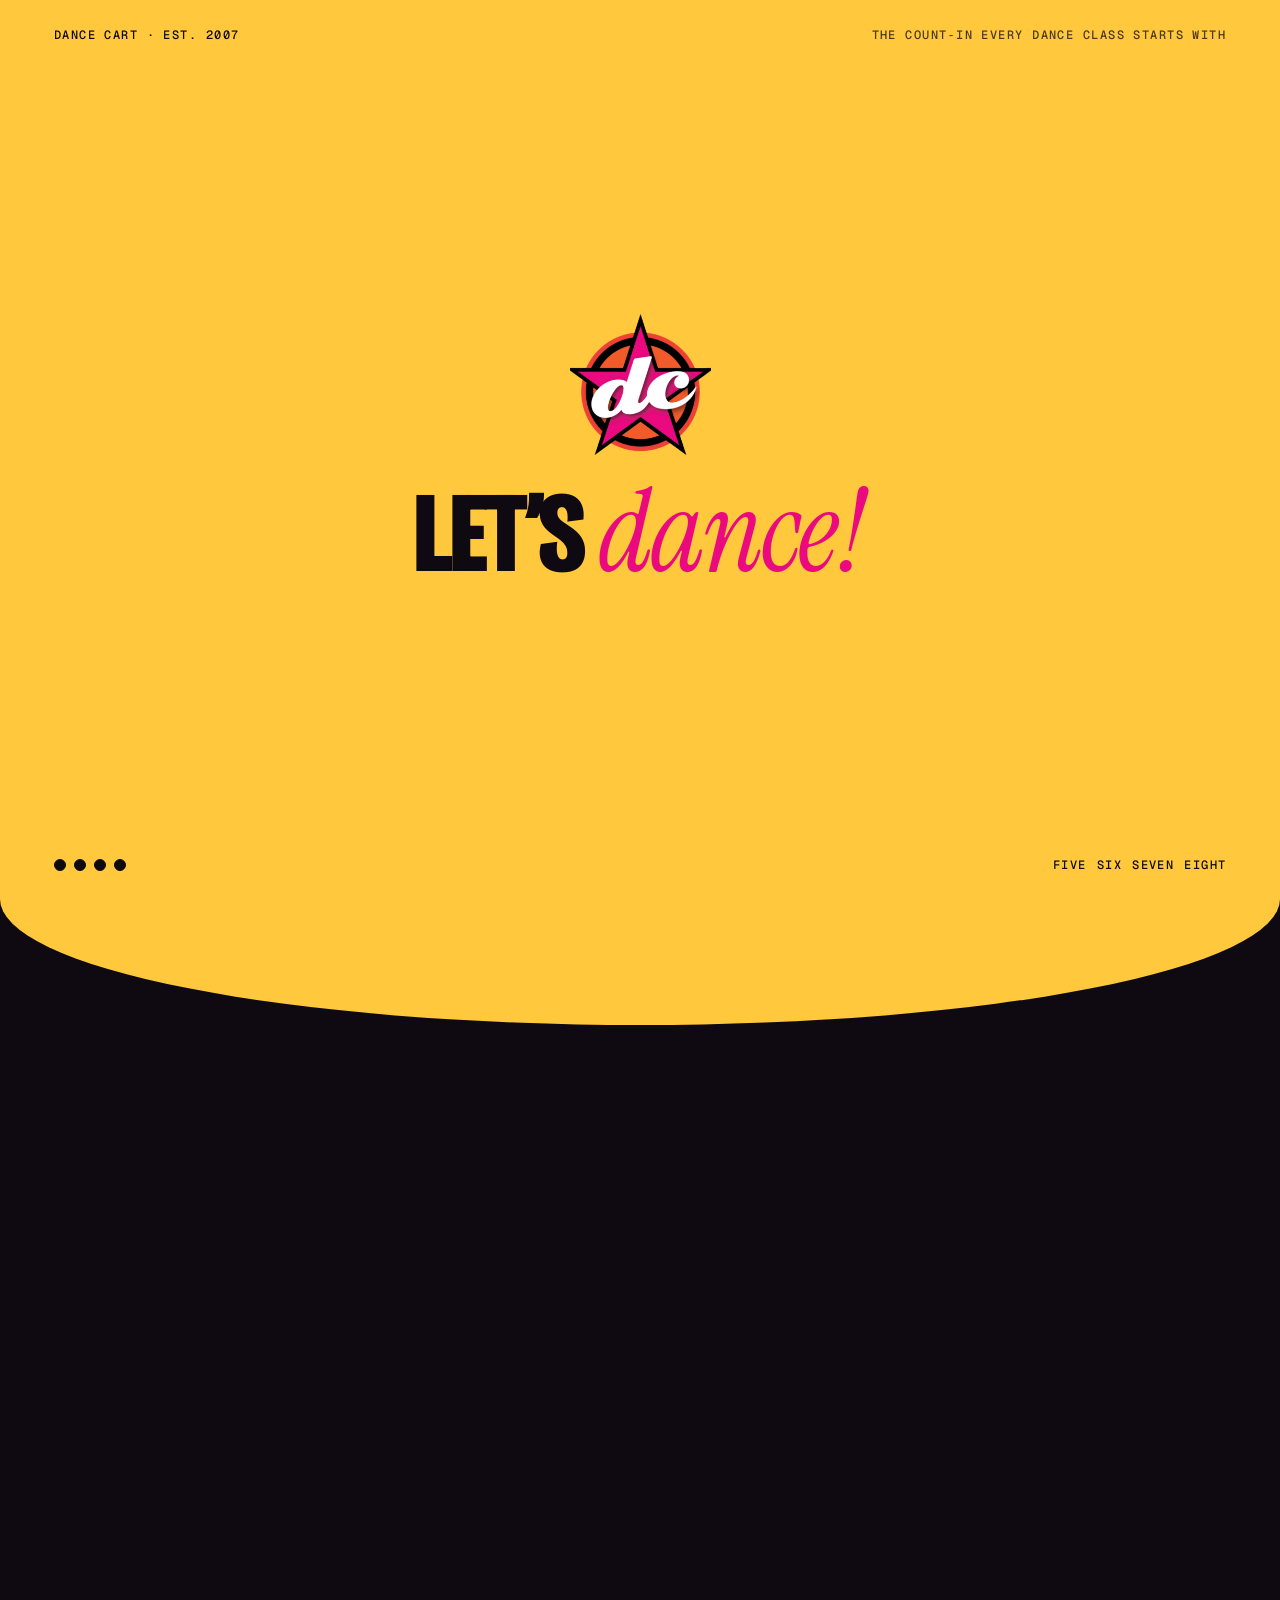
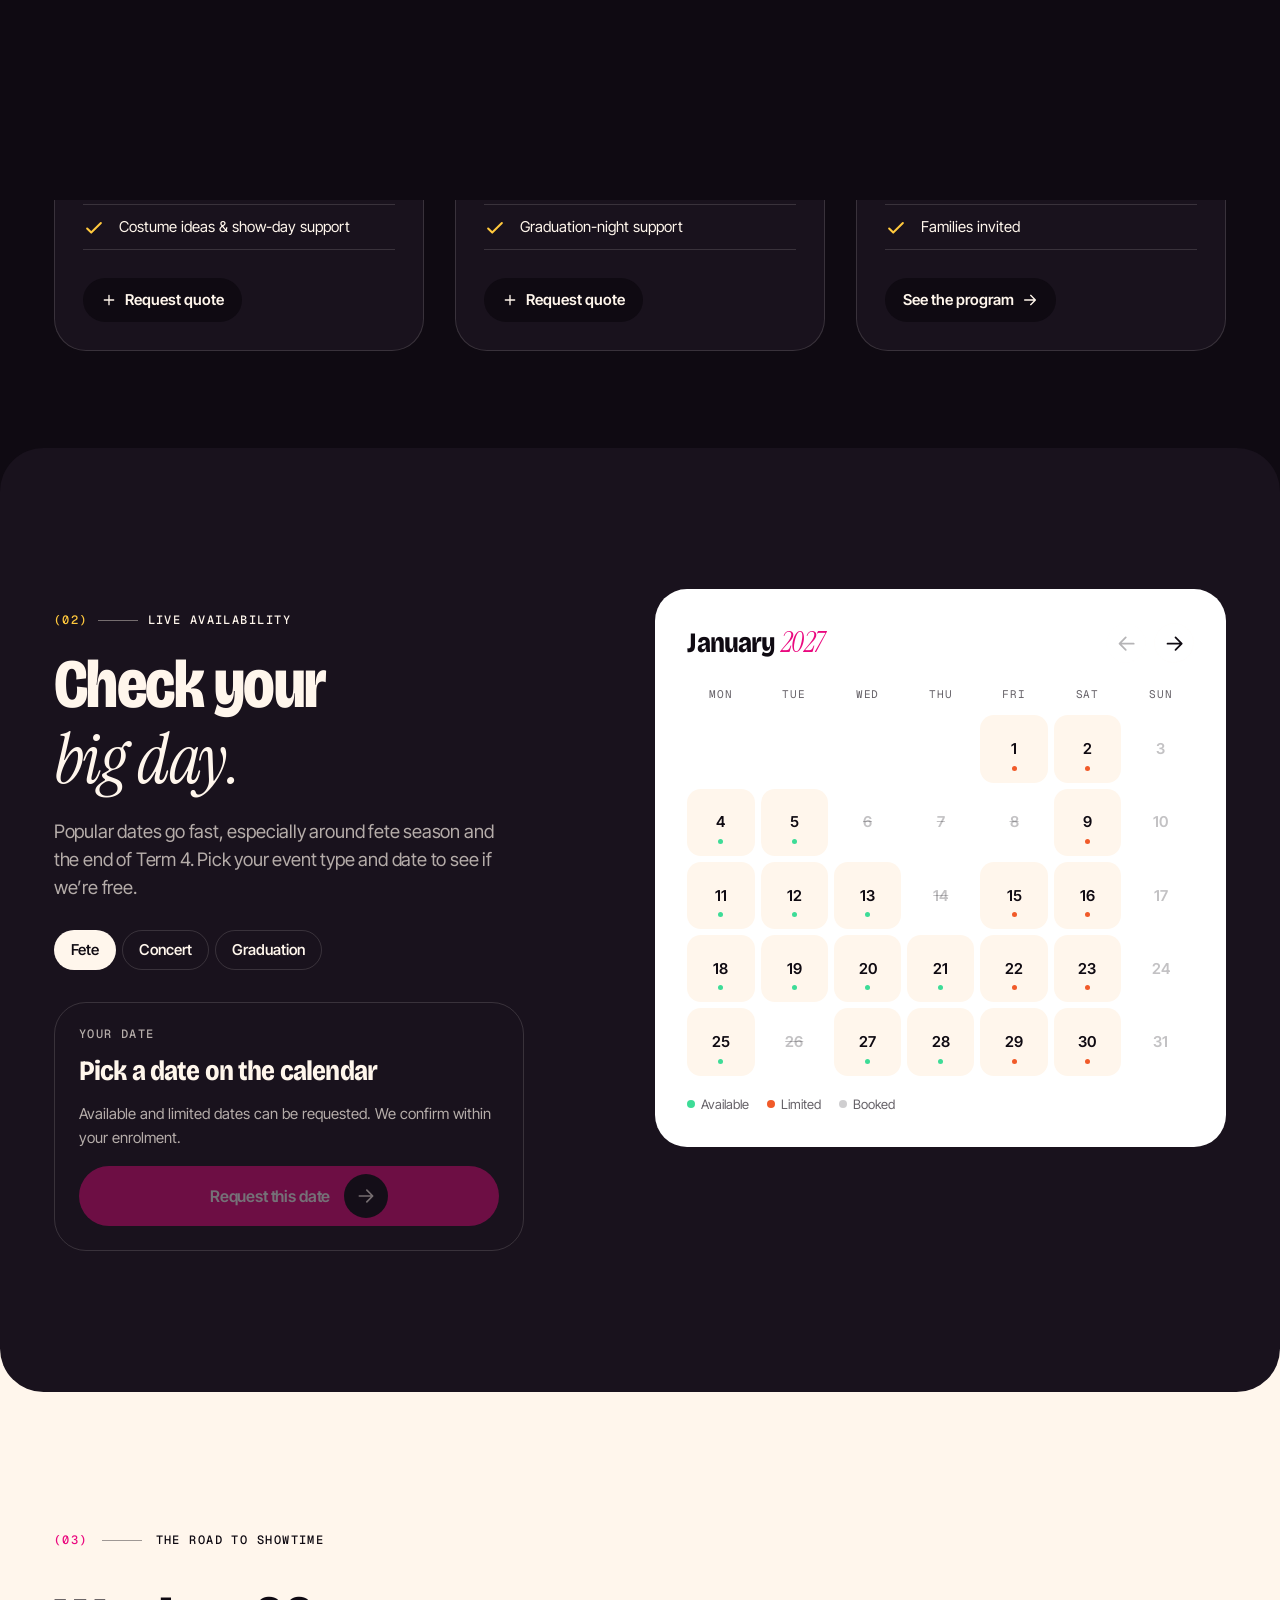
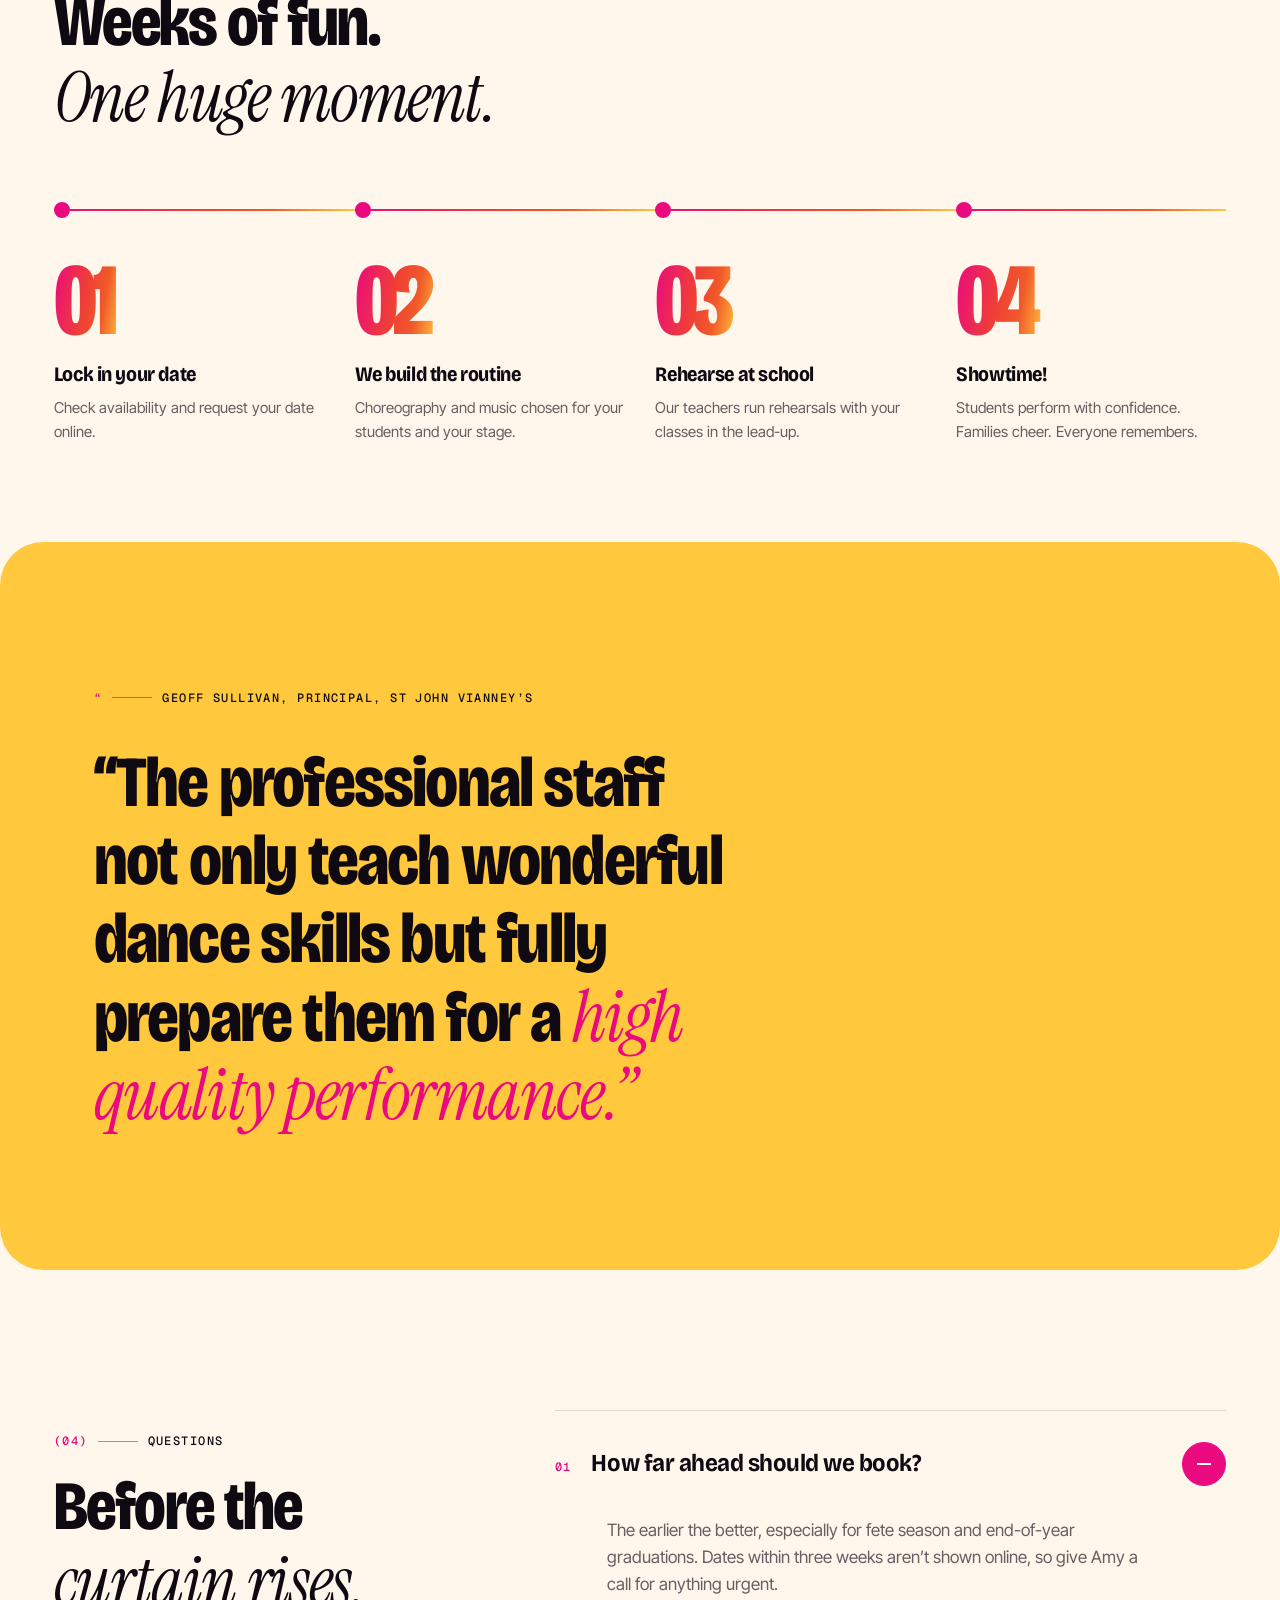
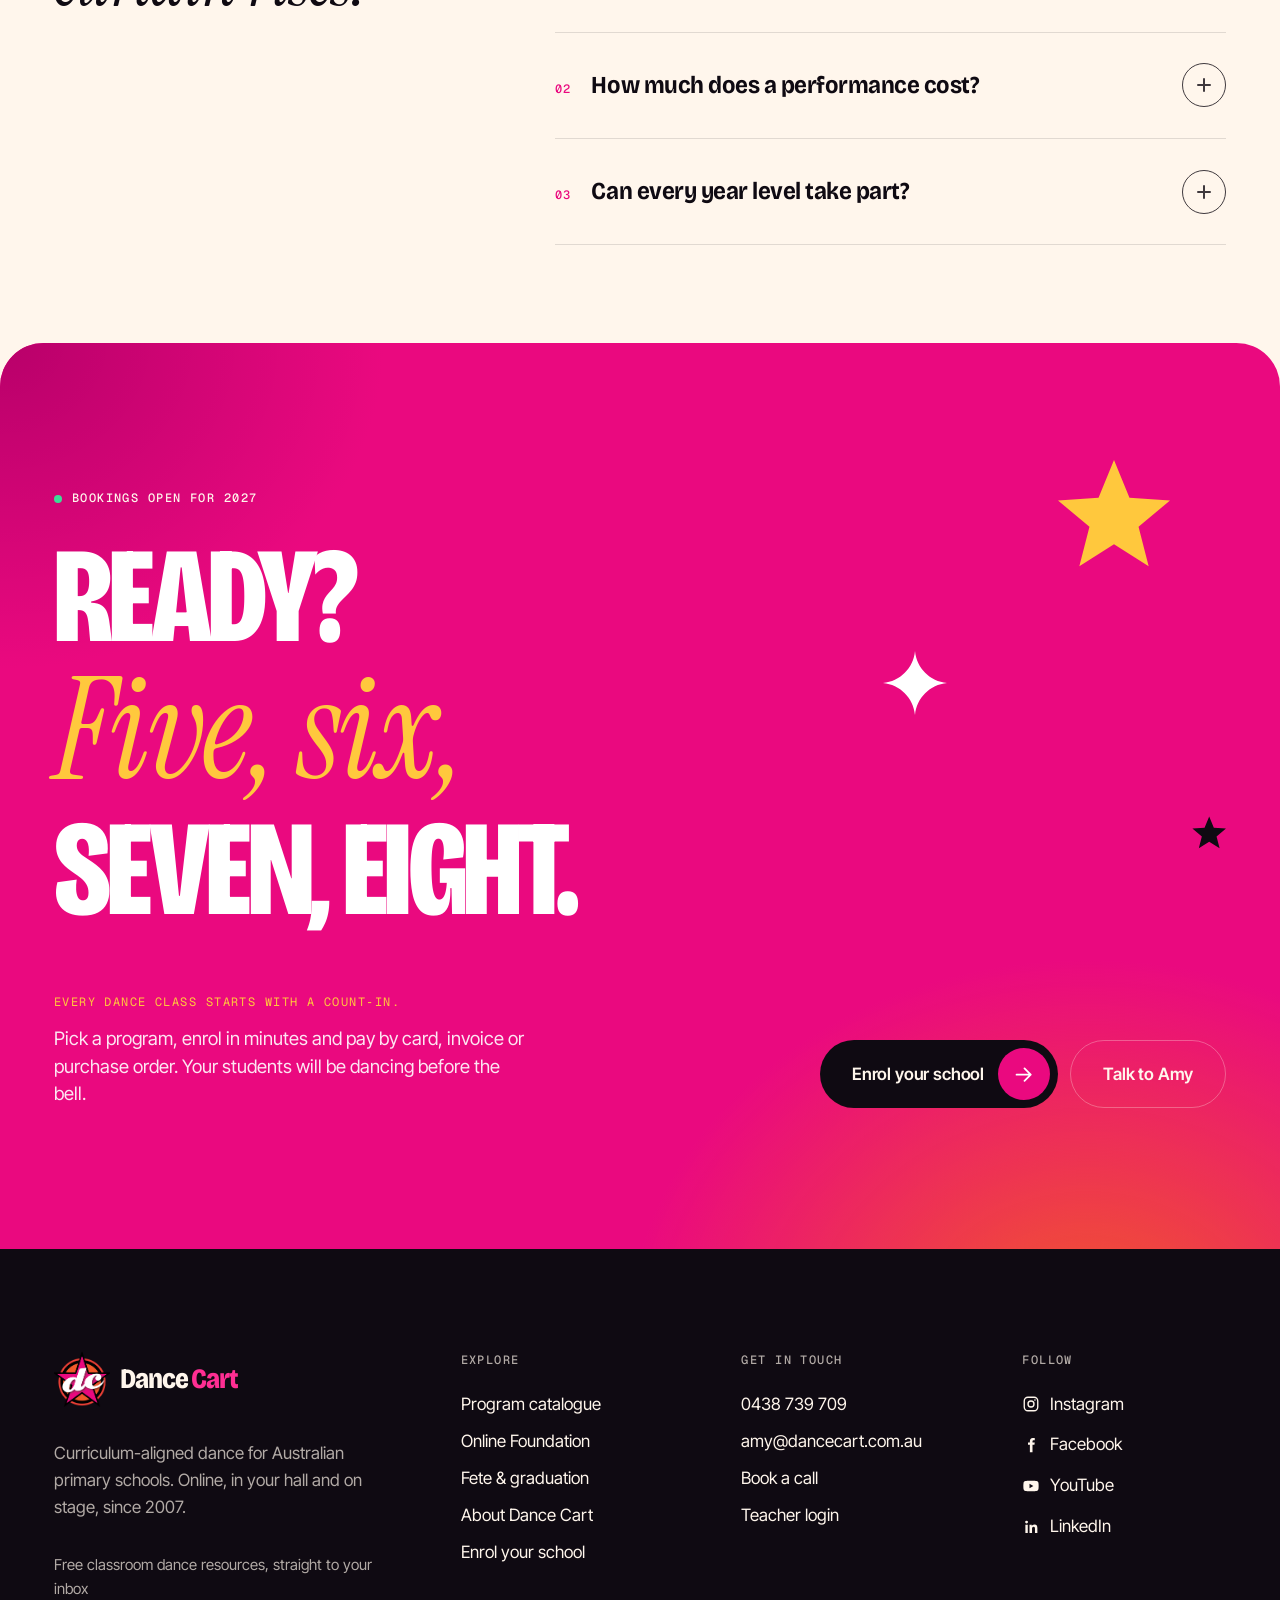
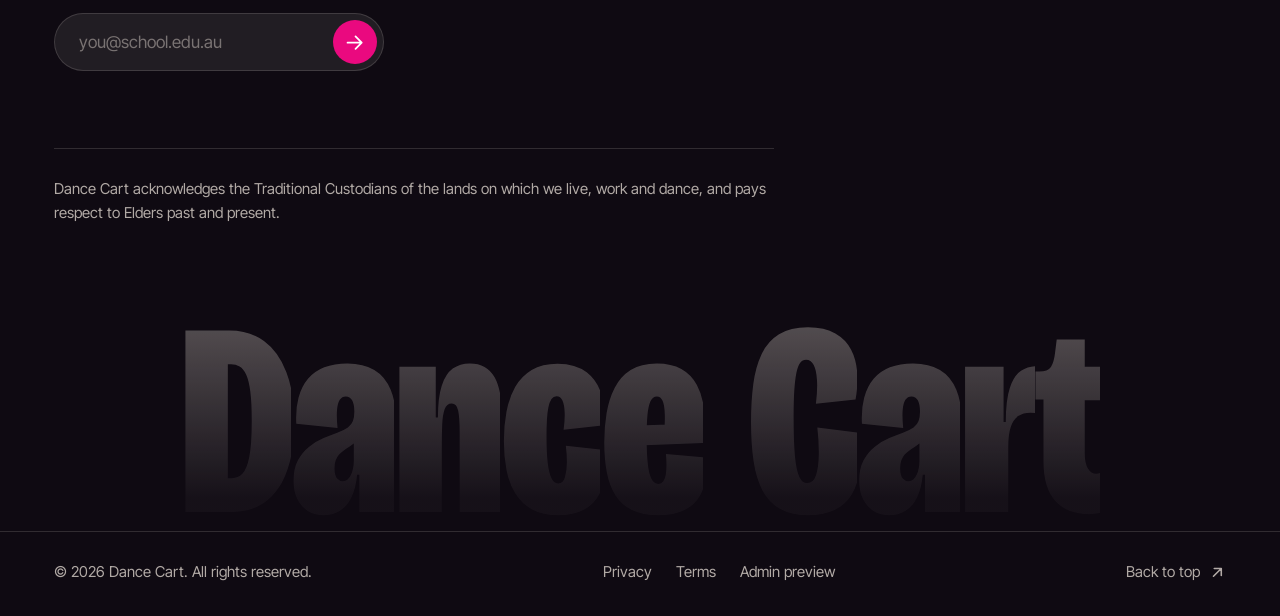
<file: events.html>
<!doctype html>
<html lang="en-AU">
<head>
  <meta charset="utf-8">
  <meta name="viewport" content="width=device-width, initial-scale=1, viewport-fit=cover">
  <title>Fete, concert & graduation dance performances | Dance Cart</title>
  <meta name="description" content="Show-stopping dance routines for school fetes, concerts and Year 6 graduations. Check live date availability and request your date online.">
  <meta name="robots" content="index, follow">
  <link rel="canonical" href="https://www.dancecart.com.au/events.html">
  <meta name="theme-color" content="#0f0a12">
  <meta property="og:type" content="website">
  <meta property="og:site_name" content="Dance Cart">
  <meta property="og:title" content="Fete, concert & graduation dance performances | Dance Cart">
  <meta property="og:description" content="Show-stopping dance routines for school fetes, concerts and Year 6 graduations. Check live date availability and request your date online.">
  <meta property="og:url" content="https://www.dancecart.com.au/events.html">
  <meta property="og:image" content="assets/img/og.jpg">
  <meta name="twitter:card" content="summary_large_image">
  <link rel="icon" href="assets/img/favicon.svg" type="image/svg+xml">
  <link rel="icon" href="assets/img/favicon-32.png" sizes="32x32" type="image/png">
  <link rel="apple-touch-icon" href="assets/img/apple-touch-icon.png">
  <script>
    /* Before first paint: preloader on the first visit of a session,
       a curtain when arriving from another page of the site. */
    (function (d) {
      var h = d.documentElement; h.classList.add('js');
      try {
        if (window.matchMedia('(prefers-reduced-motion: reduce)').matches) return;
        var s = window.sessionStorage;
        if (!s.getItem('dc-seen')) h.classList.add('is-loading');
        else if (s.getItem('dc-nav')) h.classList.add('is-entering');
        setTimeout(function () { h.classList.remove('is-loading', 'is-entering'); }, 6000);
      } catch (e) {}
    })(document);
  </script>
  <link rel="preload" href="assets/fonts/bricolage-grotesque-normal-200-800.woff2" as="font" type="font/woff2" crossorigin>
  <link rel="preload" href="assets/fonts/inter-tight-normal-300-700.woff2" as="font" type="font/woff2" crossorigin>
  <link rel="preload" href="assets/fonts/instrument-serif-italic-400.woff2" as="font" type="font/woff2" crossorigin>
  <link rel="stylesheet" href="assets/css/fonts.css?v=c5fd3fbf">
  <link rel="stylesheet" href="assets/css/main.css?v=0a6842bb">
  <script type="application/ld+json">
  {
    "@context": "https://schema.org",
    "@type": "EducationalOrganization",
    "name": "Dance Cart",
    "url": "https://www.dancecart.com.au",
    "email": "amy@dancecart.com.au",
    "telephone": "+61 438 739 709",
    "foundingDate": "2007",
    "description": "Curriculum-aligned dance programs for Australian primary schools: online, in-school, fete and graduation performances.",
    "areaServed": "Australia",
    "address": { "@type": "PostalAddress", "addressLocality": "Brisbane", "addressRegion": "QLD", "addressCountry": "AU" },
    "sameAs": [
      "https://www.facebook.com/Dancecart/",
      "https://www.instagram.com/dance.cart/",
      "https://www.linkedin.com/company/dance-cart/",
      "https://www.youtube.com/channel/UClw1FPyxZNXL_c0dzCB1tfg"
    ]
  }
  </script>
</head>
<body data-page="events" class="" id="top">
  <a class="skip-link" href="#main">Skip to content</a>

  <svg width="0" height="0" style="position:absolute" aria-hidden="true" focusable="false">
    <defs>
      <symbol id="i-star" viewBox="0 0 24 24"><path d="M12 1.5l2.9 7.1 7.6.5-5.9 4.9 1.9 7.4L12 17.3l-6.5 4.1 1.9-7.4L1.5 9.1l7.6-.5z" fill="currentColor"/></symbol>
      <symbol id="i-spark" viewBox="0 0 24 24"><path d="M12 0c.6 6.4 5.6 11.4 12 12-6.4.6-11.4 5.6-12 12-.6-6.4-5.6-11.4-12-12C6.4 11.4 11.4 6.4 12 0z" fill="currentColor"/></symbol>
      <symbol id="i-arrow" viewBox="0 0 24 24"><path d="M4 12h15m-6-7 7 7-7 7" fill="none" stroke="currentColor" stroke-width="2" stroke-linecap="round" stroke-linejoin="round"/></symbol>
      <symbol id="i-arrow-ur" viewBox="0 0 24 24"><path d="M7 17 17 7M8 7h9v9" fill="none" stroke="currentColor" stroke-width="2" stroke-linecap="round" stroke-linejoin="round"/></symbol>
      <symbol id="i-arrow-l" viewBox="0 0 24 24"><path d="M20 12H5m6-7-7 7 7 7" fill="none" stroke="currentColor" stroke-width="2" stroke-linecap="round" stroke-linejoin="round"/></symbol>
      <symbol id="i-cart" viewBox="0 0 24 24"><path d="M3 4h2.2l2.3 11.2a2 2 0 0 0 2 1.6h7.9a2 2 0 0 0 2-1.5L21 8H6.1M10 21h.01M17 21h.01" fill="none" stroke="currentColor" stroke-width="1.8" stroke-linecap="round" stroke-linejoin="round"/></symbol>
      <symbol id="i-close" viewBox="0 0 24 24"><path d="M6 6l12 12M18 6 6 18" fill="none" stroke="currentColor" stroke-width="2" stroke-linecap="round"/></symbol>
      <symbol id="i-plus" viewBox="0 0 24 24"><path d="M12 5v14M5 12h14" fill="none" stroke="currentColor" stroke-width="2" stroke-linecap="round"/></symbol>
      <symbol id="i-minus" viewBox="0 0 24 24"><path d="M5 12h14" fill="none" stroke="currentColor" stroke-width="2" stroke-linecap="round"/></symbol>
      <symbol id="i-check" viewBox="0 0 24 24"><path d="m4.5 12.5 4.5 4.5 10.5-10.5" fill="none" stroke="currentColor" stroke-width="2.2" stroke-linecap="round" stroke-linejoin="round"/></symbol>
      <symbol id="i-play" viewBox="0 0 24 24"><path d="M8 5.5v13l10.5-6.5z" fill="currentColor"/></symbol>
      <symbol id="i-phone" viewBox="0 0 24 24"><path d="M5 3h3.5l1.8 4.6-2.3 1.5a11 11 0 0 0 6.9 6.9l1.5-2.3L21 15.5V19a2 2 0 0 1-2.2 2A17 17 0 0 1 3 5.2 2 2 0 0 1 5 3z" fill="none" stroke="currentColor" stroke-width="1.8" stroke-linejoin="round"/></symbol>
      <symbol id="i-mail" viewBox="0 0 24 24"><path d="M3.5 5.5h17v13h-17zM4 6l8 6.5L20 6" fill="none" stroke="currentColor" stroke-width="1.8" stroke-linejoin="round"/></symbol>
      <symbol id="i-calendar" viewBox="0 0 24 24"><path d="M4 6.5h16V20H4zM4 10.5h16M8.5 3.5v5M15.5 3.5v5" fill="none" stroke="currentColor" stroke-width="1.8" stroke-linecap="round" stroke-linejoin="round"/></symbol>
      <symbol id="i-card" viewBox="0 0 24 24"><path d="M3 6h18v12H3zM3 10h18M7 15h4" fill="none" stroke="currentColor" stroke-width="1.8" stroke-linecap="round" stroke-linejoin="round"/></symbol>
      <symbol id="i-doc" viewBox="0 0 24 24"><path d="M6 3h8l4 4v14H6zM14 3v4h4M9 12h6M9 16h6" fill="none" stroke="currentColor" stroke-width="1.8" stroke-linecap="round" stroke-linejoin="round"/></symbol>
      <symbol id="i-receipt" viewBox="0 0 24 24"><path d="M6 3h12v18l-3-2-3 2-3-2-3 2zM9 8h6M9 12h6" fill="none" stroke="currentColor" stroke-width="1.8" stroke-linecap="round" stroke-linejoin="round"/></symbol>
      <symbol id="i-video" viewBox="0 0 24 24"><path d="M3 6.5h12v11H3zM15 10.5l6-3.5v10l-6-3.5" fill="none" stroke="currentColor" stroke-width="1.8" stroke-linejoin="round"/></symbol>
      <symbol id="i-music" viewBox="0 0 24 24"><path d="M9 18V5l11-2v13M9 18a3 3 0 1 1-6 0 3 3 0 0 1 6 0zM20 16a3 3 0 1 1-6 0 3 3 0 0 1 6 0z" fill="none" stroke="currentColor" stroke-width="1.8" stroke-linejoin="round"/></symbol>
      <symbol id="i-users" viewBox="0 0 24 24"><path d="M16 20v-1.5a4 4 0 0 0-4-4H6a4 4 0 0 0-4 4V20M9 11a3.5 3.5 0 1 0 0-7 3.5 3.5 0 0 0 0 7zM22 20v-1.5a4 4 0 0 0-3-3.9M15.5 4.2a3.5 3.5 0 0 1 0 6.6" fill="none" stroke="currentColor" stroke-width="1.8" stroke-linecap="round" stroke-linejoin="round"/></symbol>
      <symbol id="i-clock" viewBox="0 0 24 24"><circle cx="12" cy="12" r="8.5" fill="none" stroke="currentColor" stroke-width="1.8"/><path d="M12 7.5V12l3 2" fill="none" stroke="currentColor" stroke-width="1.8" stroke-linecap="round"/></symbol>
      <symbol id="i-award" viewBox="0 0 24 24"><circle cx="12" cy="9" r="5.5" fill="none" stroke="currentColor" stroke-width="1.8"/><path d="m8.5 13.5-1.5 7.5 5-2.5 5 2.5-1.5-7.5" fill="none" stroke="currentColor" stroke-width="1.8" stroke-linejoin="round"/></symbol>
      <symbol id="i-book" viewBox="0 0 24 24"><path d="M4 5a2 2 0 0 1 2-2h14v15H6a2 2 0 0 0-2 2zM4 20a2 2 0 0 0 2 2h14v-4" fill="none" stroke="currentColor" stroke-width="1.8" stroke-linejoin="round"/></symbol>
      <symbol id="i-shield" viewBox="0 0 24 24"><path d="M12 3 4.5 6v5.5c0 4.6 3.2 8.4 7.5 9.5 4.3-1.1 7.5-4.9 7.5-9.5V6z M8.5 12l2.5 2.5 4.5-4.5" fill="none" stroke="currentColor" stroke-width="1.8" stroke-linejoin="round" stroke-linecap="round"/></symbol>
      <symbol id="i-pin" viewBox="0 0 24 24"><path d="M12 21s-6.5-5.6-6.5-11a6.5 6.5 0 0 1 13 0c0 5.4-6.5 11-6.5 11z" fill="none" stroke="currentColor" stroke-width="1.8"/><circle cx="12" cy="10" r="2.4" fill="none" stroke="currentColor" stroke-width="1.8"/></symbol>
      <symbol id="i-download" viewBox="0 0 24 24"><path d="M12 4v11m-5-5 5 5 5-5M5 20h14" fill="none" stroke="currentColor" stroke-width="2" stroke-linecap="round" stroke-linejoin="round"/></symbol>
      <symbol id="i-search" viewBox="0 0 24 24"><circle cx="11" cy="11" r="6.5" fill="none" stroke="currentColor" stroke-width="1.8"/><path d="m16 16 4.5 4.5" fill="none" stroke="currentColor" stroke-width="1.8" stroke-linecap="round"/></symbol>
      <symbol id="i-lock" viewBox="0 0 24 24"><path d="M5.5 10.5h13V21h-13zM8 10.5V7.5a4 4 0 0 1 8 0v3" fill="none" stroke="currentColor" stroke-width="1.8" stroke-linejoin="round"/></symbol>
      <symbol id="i-facebook" viewBox="0 0 24 24"><path d="M14 8.5V7c0-.8.5-1.2 1.2-1.2H17V2.6h-2.6C11.6 2.6 10.5 4.4 10.5 7v1.5H8v3.3h2.5V21.5H14V11.8h2.6l.4-3.3z" fill="currentColor"/></symbol>
      <symbol id="i-instagram" viewBox="0 0 24 24"><rect x="3" y="3" width="18" height="18" rx="5" fill="none" stroke="currentColor" stroke-width="1.8"/><circle cx="12" cy="12" r="4" fill="none" stroke="currentColor" stroke-width="1.8"/><circle cx="17.3" cy="6.7" r="1.1" fill="currentColor"/></symbol>
      <symbol id="i-linkedin" viewBox="0 0 24 24"><path d="M4.5 9h3.2v11H4.5zM6.1 3.5a1.9 1.9 0 1 1 0 3.8 1.9 1.9 0 0 1 0-3.8zM10 9h3v1.6c.5-.9 1.7-1.9 3.5-1.9 3.4 0 4 2.2 4 5.1V20h-3.2v-5.5c0-1.3 0-3-1.8-3s-2.1 1.4-2.1 2.9V20H10z" fill="currentColor"/></symbol>
      <symbol id="i-youtube" viewBox="0 0 24 24"><path d="M22 8.2c-.2-1.6-1-2.7-2.6-2.9C16.9 5 12 5 12 5s-4.9 0-7.4.3C3 5.5 2.2 6.6 2 8.2 1.8 9.6 1.8 12 1.8 12s0 2.4.2 3.8c.2 1.6 1 2.7 2.6 2.9C7.1 19 12 19 12 19s4.9 0 7.4-.3c1.6-.2 2.4-1.3 2.6-2.9.2-1.4.2-3.8.2-3.8s0-2.4-.2-3.8zM10 15V9l5.2 3z" fill="currentColor"/></symbol>
      <symbol id="i-x" viewBox="0 0 24 24"><path d="M17.5 3h3.2l-7 8 8.2 10h-6.4l-5-6.2L4.8 21H1.6l7.5-8.6L1.2 3h6.6l4.5 5.7zm-1.1 16.2h1.8L6.7 4.7H4.8z" fill="currentColor"/></symbol>
    </defs>
  </svg>

  <div class="preloader" aria-hidden="true" title="Click to skip">
    <div class="preloader__layer preloader__layer--1"></div>
    <div class="preloader__layer preloader__layer--2"></div>
    <div class="preloader__layer preloader__layer--3"></div>

    <div class="preloader__top">
      <span class="label">Dance Cart &middot; Est. 2007</span>
      <span class="label preloader__hint">The count&#8209;in every dance class starts with</span>
    </div>

    <div class="preloader__count">
      <span class="preloader__num">5</span><span class="preloader__num">6</span><span class="preloader__num">7</span><span class="preloader__num">8</span>
      <div class="preloader__go">
        <img src="assets/img/dc-mark.png" alt="" width="140" height="140">
        <span>Let&rsquo;s <em>dance!</em></span>
      </div>
    </div>

    <div class="preloader__bottom">
      <span class="preloader__beats"><i></i><i></i><i></i><i></i></span>
      <span class="label preloader__words"><b>Five</b> <b>six</b> <b>seven</b> <b>eight</b></span>
    </div>
  </div>


  <div class="curtain" aria-hidden="true">
    <div class="curtain__panel curtain__panel--1"></div>
    <div class="curtain__panel curtain__panel--2"></div>
    <div class="curtain__panel curtain__panel--3"><img src="assets/img/dc-mark.png" alt="" width="96" height="96"></div>
  </div>

  <header class="header" data-header>
    <div class="header__inner">
      <a class="brand" href="index.html" aria-label="Dance Cart home">
        <img class="brand__mark" src="assets/img/dc-mark.png" alt="" width="44" height="44">
        <span class="brand__word">Dance<span>Cart</span></span>
      </a>

      <nav class="nav" aria-label="Main">
        <ul class="nav__list">
          <li><a class="nav__link" href="programs.html" data-nav="programs">Programs</a></li>
          <li><a class="nav__link" href="online-foundation.html" data-nav="online-foundation">Online program</a></li>
          <li><a class="nav__link" href="events.html" data-nav="events" aria-current="page">Fete &amp; graduation</a></li>
          <li><a class="nav__link" href="about.html" data-nav="about">About</a></li>
          <li><a class="nav__link" href="contact.html" data-nav="contact">Contact</a></li>
        </ul>
      </nav>

      <div class="header__actions">
        <a class="header__login" href="https://www.dancecart.com.au/online-courses/">Teacher login</a>
        <button class="cart-btn" type="button" data-cart-open aria-label="Open your enrolment cart">
          <svg class="i"><use href="#i-cart"/></svg>
          <span class="cart-btn__count" data-cart-count>0</span>
        </button>
        <a class="btn btn--primary btn--sm header__cta" href="enrol.html" data-magnetic><span class="btn__text" data-text="Enrol now">Enrol now</span></a>
        <button class="burger" type="button" aria-label="Open menu" aria-expanded="false" aria-controls="menu" data-menu-toggle>
          <span></span><span></span>
        </button>
      </div>
    </div>
  </header>

  <div class="menu" id="menu" aria-hidden="true">
    <div class="menu__bg"></div>
    <nav class="menu__inner" aria-label="Mobile">
      <ul class="menu__list">
        <li><a href="index.html" data-nav="home"><span class="menu__num">01</span>Home</a></li>
        <li><a href="programs.html" data-nav="programs"><span class="menu__num">02</span>Programs</a></li>
        <li><a href="online-foundation.html" data-nav="online-foundation"><span class="menu__num">03</span>Online program</a></li>
        <li><a href="events.html" data-nav="events" aria-current="page"><span class="menu__num">04</span>Fete &amp; grad</a></li>
        <li><a href="about.html" data-nav="about"><span class="menu__num">05</span>About</a></li>
        <li><a href="contact.html" data-nav="contact"><span class="menu__num">06</span>Contact</a></li>
      </ul>
      <div class="menu__foot">
        <a class="btn btn--primary" href="enrol.html"><span class="btn__text" data-text="Enrol your school">Enrol your school</span><span class="btn__icon"><svg class="i"><use href="#i-arrow"/></svg></span></a>
        <div class="menu__contact">
          <a href="tel:+61438739709">0438 739 709</a>
          <a href="mailto:amy@dancecart.com.au">amy@dancecart.com.au</a>
          <a href="https://www.dancecart.com.au/online-courses/">Teacher login</a>
        </div>
      </div>
    </nav>
  </div>


  <main id="main" tabindex="-1">
<section class="page-hero" aria-labelledby="page-title">
      <div class="hero__bg" aria-hidden="true"><div class="hero__grid-lines"></div><div class="blob blob--pink"></div><div class="blob blob--orange"></div><div class="blob blob--sun"></div></div>
      <div class="container">
        <nav class="page-hero__crumbs label" aria-label="Breadcrumb" data-reveal="fade"><a href="index.html">Home</a><span>/</span><span>Fete &amp; graduation</span></nav>
        <h1 class="page-hero__title" id="page-title" data-split><span>Lights. Music.</span><span><em>Showtime.</em></span></h1>
        <div class="page-hero__row">
          <p class="page-hero__lead" data-reveal style="--d:.3s">From the fete stage to the graduation hall, Dance Cart prepares students for a high-quality performance that celebrates their learning with the whole community.</p>
          <div class="page-hero__aside" data-reveal style="--d:.4s">
            <a class="btn btn--primary btn--lg" href="#dates" data-magnetic><span class="btn__text" data-text="Check dates">Check dates</span><span class="btn__icon"><svg class="i"><use href="#i-calendar"/></svg></span></a>
          </div>
        </div>
      </div>
    </section>

    <div class="ribbons" aria-hidden="true" style="padding-block:clamp(24px,3vw,40px)">
      <div class="ribbon ribbon--pink">
        <div class="marquee" style="--speed:36s"><div class="marquee__track"><span class="marquee__item">Fete day <svg class="i"><use href="#i-star"/></svg> <em>Graduation</em> <svg class="i"><use href="#i-star"/></svg> Concerts <svg class="i"><use href="#i-star"/></svg> Open days <svg class="i"><use href="#i-star"/></svg></span></div><div class="marquee__track"><span class="marquee__item">Fete day <svg class="i"><use href="#i-star"/></svg> <em>Graduation</em> <svg class="i"><use href="#i-star"/></svg> Concerts <svg class="i"><use href="#i-star"/></svg> Open days <svg class="i"><use href="#i-star"/></svg></span></div></div>
      </div>
    </div>

    <section class="section section--after-hero section--ink" aria-labelledby="ev-title" >
      <div class="container">
        <div class="sec-head">
          <p class="sec-head__label label" data-reveal><span class="label__num">(01)</span><span class="label__line"></span>Performances</p>
          <h2 class="sec-head__title h2" id="ev-title" data-split><span>Three ways</span><span>to <em>steal the show.</em></span></h2>
          <div class="sec-head__aside" data-reveal><p class="muted">Each performance is choreographed for your students, rehearsed with our teachers and ready for the big day.</p></div>
        </div>
        <div class="ev-grid">
          <article class="ev" data-reveal id="fete">
            <div class="ev__media"><img src="assets/img/studio-jump-800.webp" alt="Dance Cart teachers jumping mid-routine" loading="lazy" width="800" height="886" style="object-position:50% 30%"></div>
            <div class="ev__body">
              <span class="chip chip--pink" style="align-self:flex-start">Fete &amp; concert</span>
              <h3 class="ev__title">Fete-day <em class="serif">showstopper</em></h3>
              <p>A crowd-pleasing routine for your fete, concert or open day.</p>
              <ul class="ticks"><li><svg class="i"><use href="#i-check"/></svg>Custom routine &amp; music edit</li><li><svg class="i"><use href="#i-check"/></svg>Rehearsal sessions at school</li><li><svg class="i"><use href="#i-check"/></svg>Costume ideas &amp; show-day support</li></ul>
              <div class="ev__foot"><button class="add-btn" type="button" data-add="fete" data-long><svg class="i"><use href="#i-plus"/></svg><span>Request quote</span></button></div>
            </div>
          </article>
          <article class="ev" data-reveal style="--d:.08s" id="graduation">
            <div class="ev__media"><img src="assets/img/team-600.webp" alt="The Dance Cart team smiling on set" loading="lazy" width="600" height="632" style="object-position:50% 25%"></div>
            <div class="ev__body">
              <span class="chip chip--sun" style="align-self:flex-start">Year 6</span>
              <h3 class="ev__title">Graduation <em class="serif">dance</em></h3>
              <p>A send-off routine your Year 6s will remember long after the last bell.</p>
              <ul class="ticks"><li><svg class="i"><use href="#i-check"/></svg>Graduation routine &amp; music edit</li><li><svg class="i"><use href="#i-check"/></svg>Entrance and finale staging</li><li><svg class="i"><use href="#i-check"/></svg>Graduation-night support</li></ul>
              <div class="ev__foot"><button class="add-btn" type="button" data-add="graduation" data-long><svg class="i"><use href="#i-plus"/></svg><span>Request quote</span></button></div>
            </div>
          </article>
          <article class="ev" data-reveal style="--d:.16s">
            <div class="ev__media ev__media--grad"><svg class="i" aria-hidden="true"><use href="#i-star"/></svg></div>
            <div class="ev__body">
              <span class="chip chip--glass" style="align-self:flex-start">Term program</span>
              <h3 class="ev__title">End-of-term <em class="serif">showcase</em></h3>
              <p>Part of our in-school term program: a performance that celebrates a term of learning.</p>
              <ul class="ticks"><li><svg class="i"><use href="#i-check"/></svg>Weekly lessons on site</li><li><svg class="i"><use href="#i-check"/></svg>Every class performs</li><li><svg class="i"><use href="#i-check"/></svg>Families invited</li></ul>
              <div class="ev__foot"><a class="add-btn" href="programs.html#in-school">See the program <svg class="i"><use href="#i-arrow"/></svg></a></div>
            </div>
          </article>
        </div>
      </div>
    </section>

    <section class="section section--ink section--ink-2 section--round" id="dates" aria-labelledby="dates-title">
      <div class="container booker">
        <div class="booker__info">
          <p class="label" data-reveal><span class="label__num">(02)</span><span class="label__line"></span>Live availability</p>
          <h2 class="h2" id="dates-title" data-split><span>Check your</span><span><em>big day.</em></span></h2>
          <p class="lead muted" data-reveal>Popular dates go fast, especially around fete season and the end of Term 4. Pick your event type and date to see if we&rsquo;re free.</p>
          <div class="booker__type" role="group" aria-label="Event type" data-reveal style="margin-top:28px">
            <button class="filter is-active" type="button" data-ev-type="fete" data-ev-label="Fete">Fete</button>
            <button class="filter" type="button" data-ev-type="fete" data-ev-label="Concert">Concert</button>
            <button class="filter" type="button" data-ev-type="graduation" data-ev-label="Graduation">Graduation</button>
          </div>
          <div class="booker__pick" data-reveal aria-live="polite">
            <p class="label" style="color:var(--muted-light)">Your date</p>
            <p class="booker__pick-date" data-ev-out>Pick a date on the calendar</p>
            <p class="small muted" data-ev-note>Available and limited dates can be requested. We confirm within your enrolment.</p>
            <button class="btn btn--primary is-disabled" type="button" data-ev-request><span class="btn__text" data-text="Request this date">Request this date</span><span class="btn__icon"><svg class="i"><use href="#i-arrow"/></svg></span></button>
          </div>
        </div>
        <div class="booker__cal" data-reveal="scale">
          <div class="cal" data-ev-cal></div>
        </div>
      </div>
    </section>

    <section class="section" aria-labelledby="show-title">
      <div class="container">
        <div class="sec-head">
          <p class="sec-head__label label" data-reveal><span class="label__num">(03)</span><span class="label__line"></span>The road to showtime</p>
          <h2 class="sec-head__title h2" id="show-title" data-split><span>Weeks of fun.</span><span><em>One huge moment.</em></span></h2>
        </div>
        <ol class="steps">
          <li class="step" style="--i:0"><span class="step__bar"></span><span class="step__dot"></span><p class="step__num">01</p><h3 class="step__title">Lock in your date</h3><p class="step__text">Check availability and request your date online.</p></li>
          <li class="step" style="--i:1"><span class="step__bar"></span><span class="step__dot"></span><p class="step__num">02</p><h3 class="step__title">We build the routine</h3><p class="step__text">Choreography and music chosen for your students and your stage.</p></li>
          <li class="step" style="--i:2"><span class="step__bar"></span><span class="step__dot"></span><p class="step__num">03</p><h3 class="step__title">Rehearse at school</h3><p class="step__text">Our teachers run rehearsals with your classes in the lead-up.</p></li>
          <li class="step" style="--i:3"><span class="step__bar"></span><span class="step__dot"></span><p class="step__num">04</p><h3 class="step__title">Showtime!</h3><p class="step__text">Students perform with confidence. Families cheer. Everyone remembers.</p></li>
        </ol>
      </div>
    </section>

    <section class="section section--sun section--round" aria-label="Testimonial">
      <div class="container" style="max-width:1200px">
        <p class="label" data-reveal><span class="label__num">&ldquo;</span><span class="label__line"></span>Geoff Sullivan, Principal, St John Vianney&rsquo;s</p>
        <blockquote class="big-quote" data-split>
          <span>&ldquo;The professional staff</span>
          <span>not only teach wonderful</span>
          <span>dance skills but fully</span>
          <span>prepare them for a <em>high</em></span>
          <span><em>quality performance.&rdquo;</em></span>
        </blockquote>
      </div>
    </section>

    <section class="section" aria-labelledby="faq-title">
      <div class="container faq">
        <div class="faq__intro">
          <p class="label" data-reveal><span class="label__num">(04)</span><span class="label__line"></span>Questions</p>
          <h2 class="h2" id="faq-title" data-split><span>Before the</span><span><em>curtain rises.</em></span></h2>
        </div>
        <div class="faq__list accordion" data-reveal>
          <div class="acc is-open"><button class="acc__q" type="button" aria-expanded="true"><span class="acc__q-text"><span class="acc__num">01</span>How far ahead should we book?</span><span class="acc__icon" aria-hidden="true"></span></button><div class="acc__a"><div><p>The earlier the better, especially for fete season and end-of-year graduations. Dates within three weeks aren&rsquo;t shown online, so give Amy a call for anything urgent.</p></div></div></div>
          <div class="acc"><button class="acc__q" type="button" aria-expanded="false"><span class="acc__q-text"><span class="acc__num">02</span>How much does a performance cost?</span><span class="acc__icon" aria-hidden="true"></span></button><div class="acc__a"><div><p>Every school and event is different, so performances are quoted to suit your students, rehearsal time and venue. Request your date and you&rsquo;ll receive a tailored quote.</p></div></div></div>
          <div class="acc"><button class="acc__q" type="button" aria-expanded="false"><span class="acc__q-text"><span class="acc__num">03</span>Can every year level take part?</span><span class="acc__icon" aria-hidden="true"></span></button><div class="acc__a"><div><p>Yes. Fete and concert routines can include any year level, from Prep to Year 6. Graduation dances are designed for your graduating class.</p></div></div></div>
        </div>
      </div>
    </section>
  </main>

  <footer class="footer">
    <section class="footer-cta" aria-labelledby="footer-cta-title">
      <div class="footer-cta__glow" aria-hidden="true"></div>
      <div class="container">
        <p class="label label--light"><span class="label__dot"></span>Bookings open for 2027</p>
        <h2 class="footer-cta__title" id="footer-cta-title" data-split>
          <span>Ready?</span>
          <span><em>Five, six,</em></span>
          <span>seven, eight.</span>
        </h2>
        <div class="footer-cta__row">
          <p class="footer-cta__lead"><span class="footer-cta__aside">Every dance class starts with a count&#8209;in.</span> Pick a program, enrol in minutes and pay by card, invoice or purchase order. Your students will be dancing before the bell.</p>
          <div class="footer-cta__btns">
            <a class="btn btn--primary btn--lg" href="enrol.html" data-magnetic><span class="btn__text" data-text="Enrol your school">Enrol your school</span><span class="btn__icon"><svg class="i"><use href="#i-arrow"/></svg></span></a>
            <a class="btn btn--ghost-light btn--lg" href="contact.html"><span class="btn__text" data-text="Talk to Amy">Talk to Amy</span></a>
          </div>
        </div>
      </div>
      <div class="footer-cta__stars" aria-hidden="true">
        <svg class="i star-a"><use href="#i-star"/></svg>
        <svg class="i star-b"><use href="#i-spark"/></svg>
        <svg class="i star-c"><use href="#i-star"/></svg>
      </div>
    </section>

    <div class="footer__main">
      <div class="container footer__grid">
        <div class="footer__brand">
          <a class="brand brand--footer" href="index.html" aria-label="Dance Cart home">
            <img class="brand__mark" src="assets/img/dc-mark.png" alt="" width="56" height="56" loading="lazy">
            <span class="brand__word">Dance<span>Cart</span></span>
          </a>
          <p>Curriculum-aligned dance for Australian primary schools. Online, in your hall and on stage, since 2007.</p>
          <form class="signup" data-signup>
            <label class="signup__label" for="signup-email">Free classroom dance resources, straight to your inbox</label>
            <div class="signup__row">
              <input id="signup-email" type="email" name="email" placeholder="you@school.edu.au" autocomplete="email" required>
              <button class="signup__btn" type="submit" aria-label="Sign up"><svg class="i"><use href="#i-arrow"/></svg></button>
            </div>
          </form>
        </div>

        <div class="footer__col">
          <h3 class="footer__h">Explore</h3>
          <ul>
            <li><a href="programs.html">Program catalogue</a></li>
            <li><a href="online-foundation.html">Online Foundation</a></li>
            <li><a href="events.html">Fete &amp; graduation</a></li>
            <li><a href="about.html">About Dance Cart</a></li>
            <li><a href="enrol.html">Enrol your school</a></li>
          </ul>
        </div>

        <div class="footer__col">
          <h3 class="footer__h">Get in touch</h3>
          <ul>
            <li><a href="tel:+61438739709">0438 739 709</a></li>
            <li><a href="mailto:amy@dancecart.com.au">amy@dancecart.com.au</a></li>
            <li><a href="contact.html">Book a call</a></li>
            <li><a href="https://www.dancecart.com.au/online-courses/">Teacher login</a></li>
          </ul>
        </div>

        <div class="footer__col">
          <h3 class="footer__h">Follow</h3>
          <ul class="footer__social">
            <li><a href="https://www.instagram.com/dance.cart/" aria-label="Instagram"><svg class="i"><use href="#i-instagram"/></svg>Instagram</a></li>
            <li><a href="https://www.facebook.com/Dancecart/" aria-label="Facebook"><svg class="i"><use href="#i-facebook"/></svg>Facebook</a></li>
            <li><a href="https://www.youtube.com/channel/UClw1FPyxZNXL_c0dzCB1tfg" aria-label="YouTube"><svg class="i"><use href="#i-youtube"/></svg>YouTube</a></li>
            <li><a href="https://www.linkedin.com/company/dance-cart/" aria-label="LinkedIn"><svg class="i"><use href="#i-linkedin"/></svg>LinkedIn</a></li>
          </ul>
        </div>
      </div>

      <div class="container">
        <p class="footer__ack">Dance Cart acknowledges the Traditional Custodians of the lands on which we live, work and dance, and pays respect to Elders past and present.</p>
      </div>

      <div class="footer__word" aria-hidden="true">Dance Cart</div>

      <div class="container footer__bottom">
        <span>&copy; <span data-year>2026</span> Dance Cart. All rights reserved.</span>
        <span class="footer__legal">
          <a href="https://www.dancecart.com.au/wp-content/uploads/2021/01/Dance-Cart-Privacy-Policy.pdf">Privacy</a>
          <a href="https://www.dancecart.com.au/wp-content/uploads/2021/01/Dance-Cart-Terms-and-Conditions.pdf">Terms</a>
          <a href="dashboard.html">Admin preview</a>
        </span>
        <a class="footer__top" href="#top">Back to top <svg class="i"><use href="#i-arrow-ur"/></svg></a>
      </div>
    </div>
  </footer>

  <div class="drawer" data-drawer aria-hidden="true">
    <div class="drawer__scrim" data-cart-close></div>
    <aside class="drawer__panel" role="dialog" aria-modal="true" aria-labelledby="drawer-title">
      <div class="drawer__head">
        <div>
          <p class="label">Your enrolment</p>
          <h2 class="drawer__title" id="drawer-title">The cart <em>so far</em></h2>
        </div>
        <button class="icon-btn" type="button" data-cart-close aria-label="Close cart"><svg class="i"><use href="#i-close"/></svg></button>
      </div>
      <div class="drawer__body" data-cart-lines></div>
      <div class="drawer__foot" data-cart-foot></div>
    </aside>
  </div>

  <div class="modal" data-modal aria-hidden="true">
    <div class="modal__scrim" data-modal-close></div>
    <div class="modal__panel" role="dialog" aria-modal="true" aria-label="Program details">
      <button class="icon-btn modal__close" type="button" data-modal-close aria-label="Close"><svg class="i"><use href="#i-close"/></svg></button>
      <div class="modal__body" data-modal-body></div>
    </div>
  </div>


  <div class="cursor" aria-hidden="true"><span class="cursor__dot"></span><span class="cursor__label"></span></div>
  <div class="toast" role="status" aria-live="polite"></div>

  <script src="assets/js/data.js?v=2b94a925" defer></script>
  <script src="assets/js/site.js?v=1be4f575" defer></script>
  <script src="assets/js/calendar.js?v=9e88bac3" defer></script>
  <script src="assets/js/events.js?v=0d8473a9" defer></script>
</body>
</html>
</file>
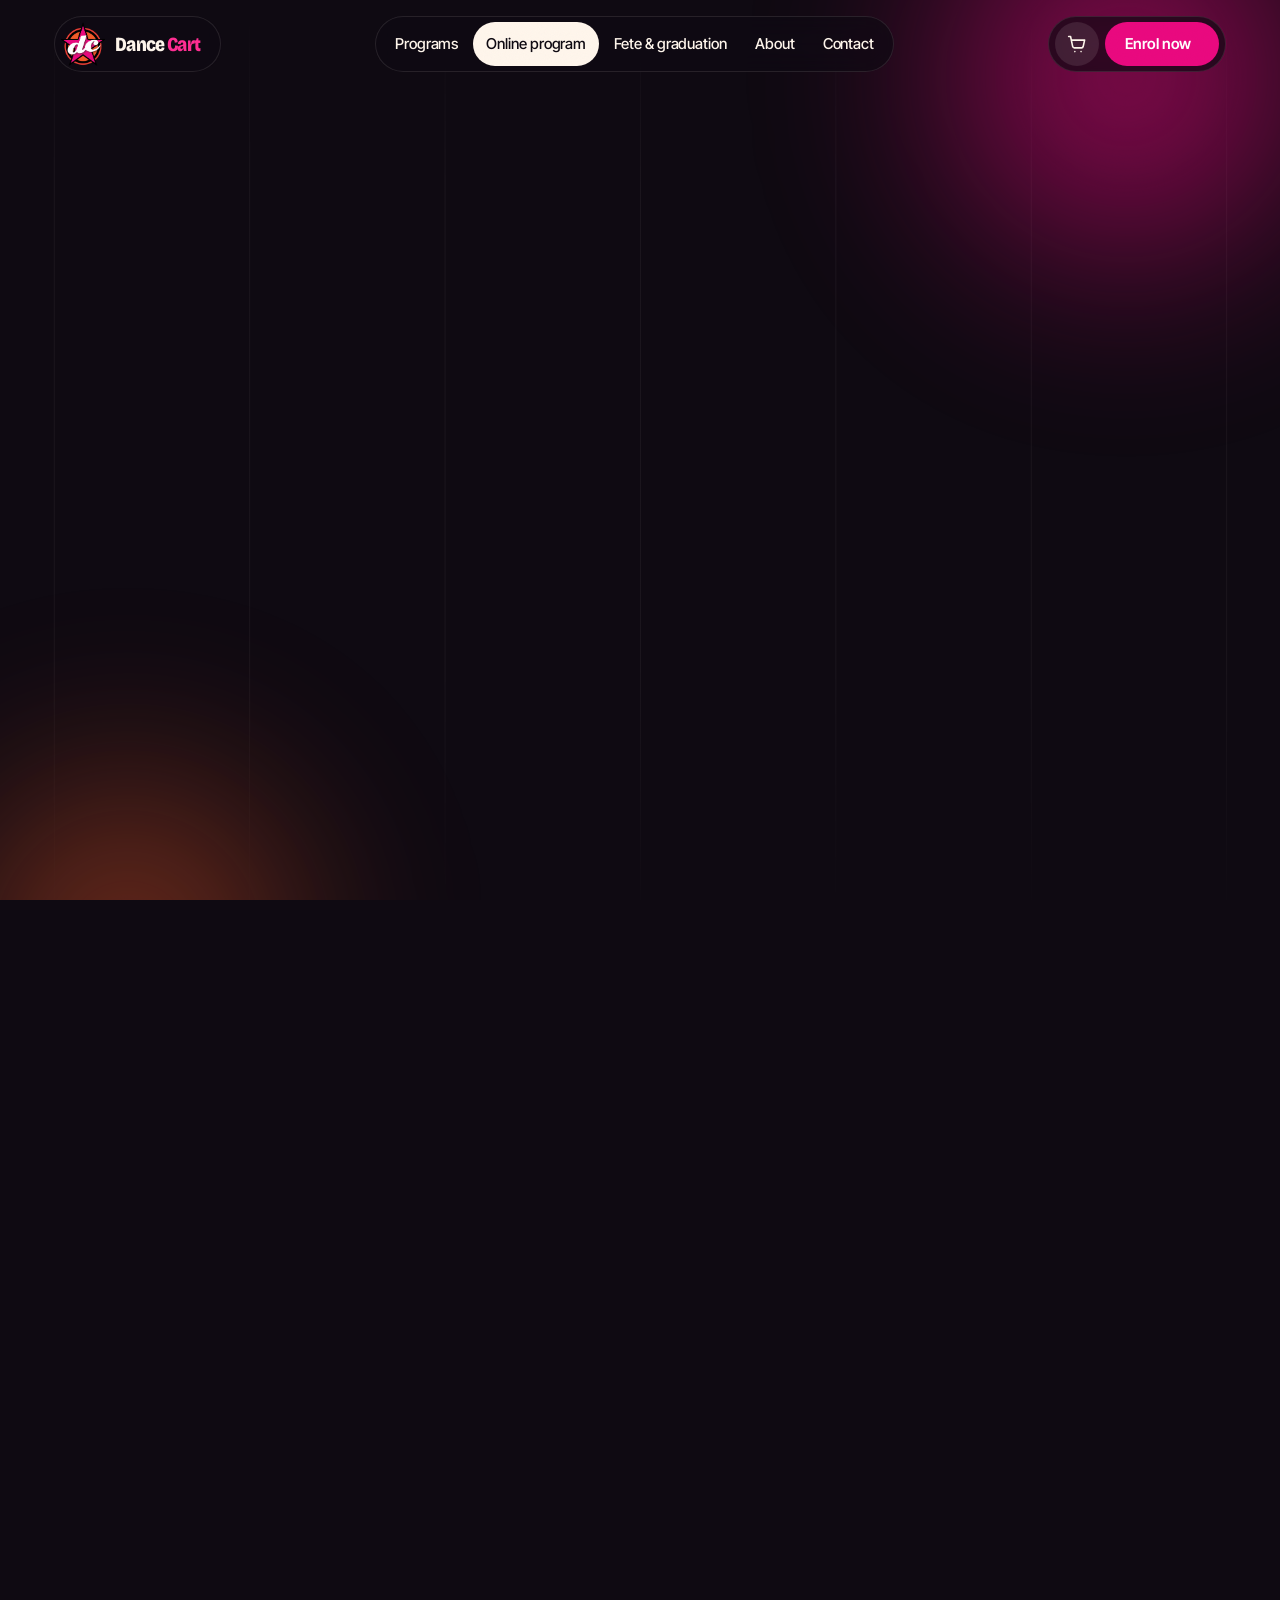
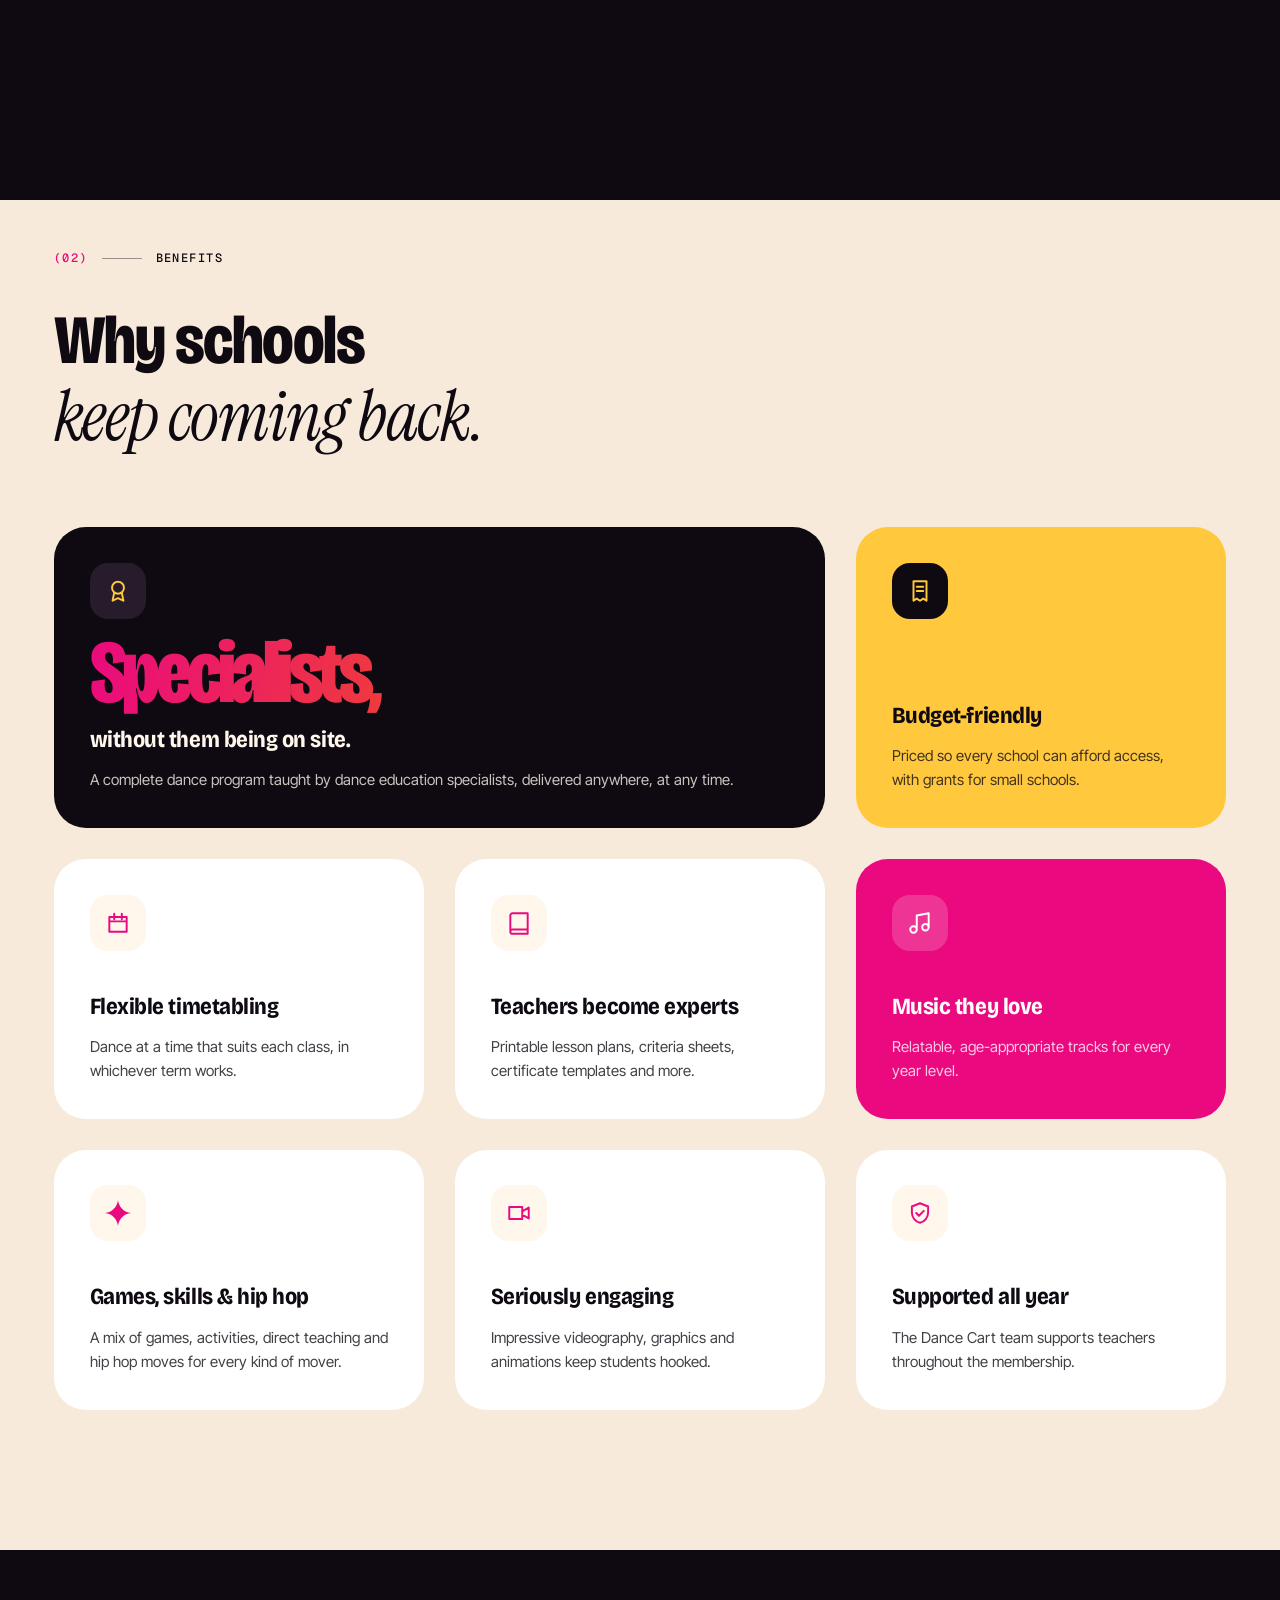
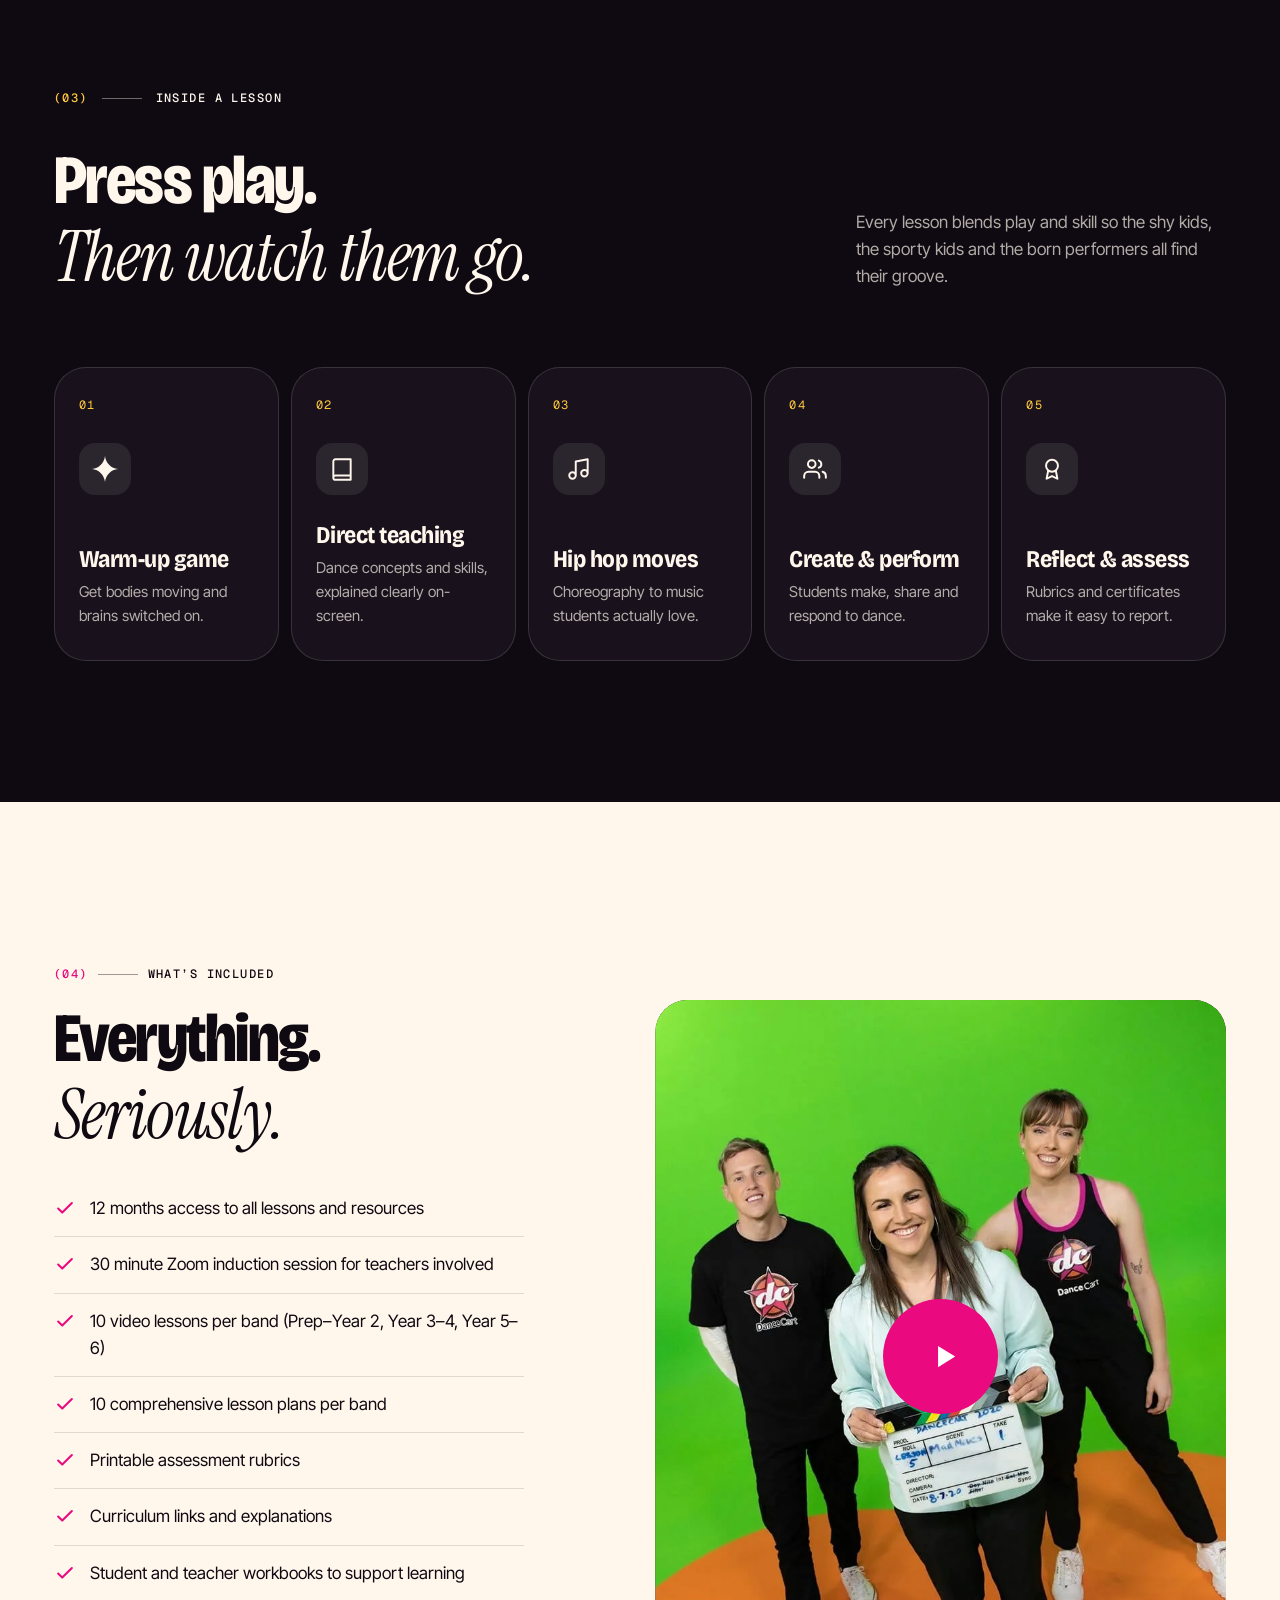
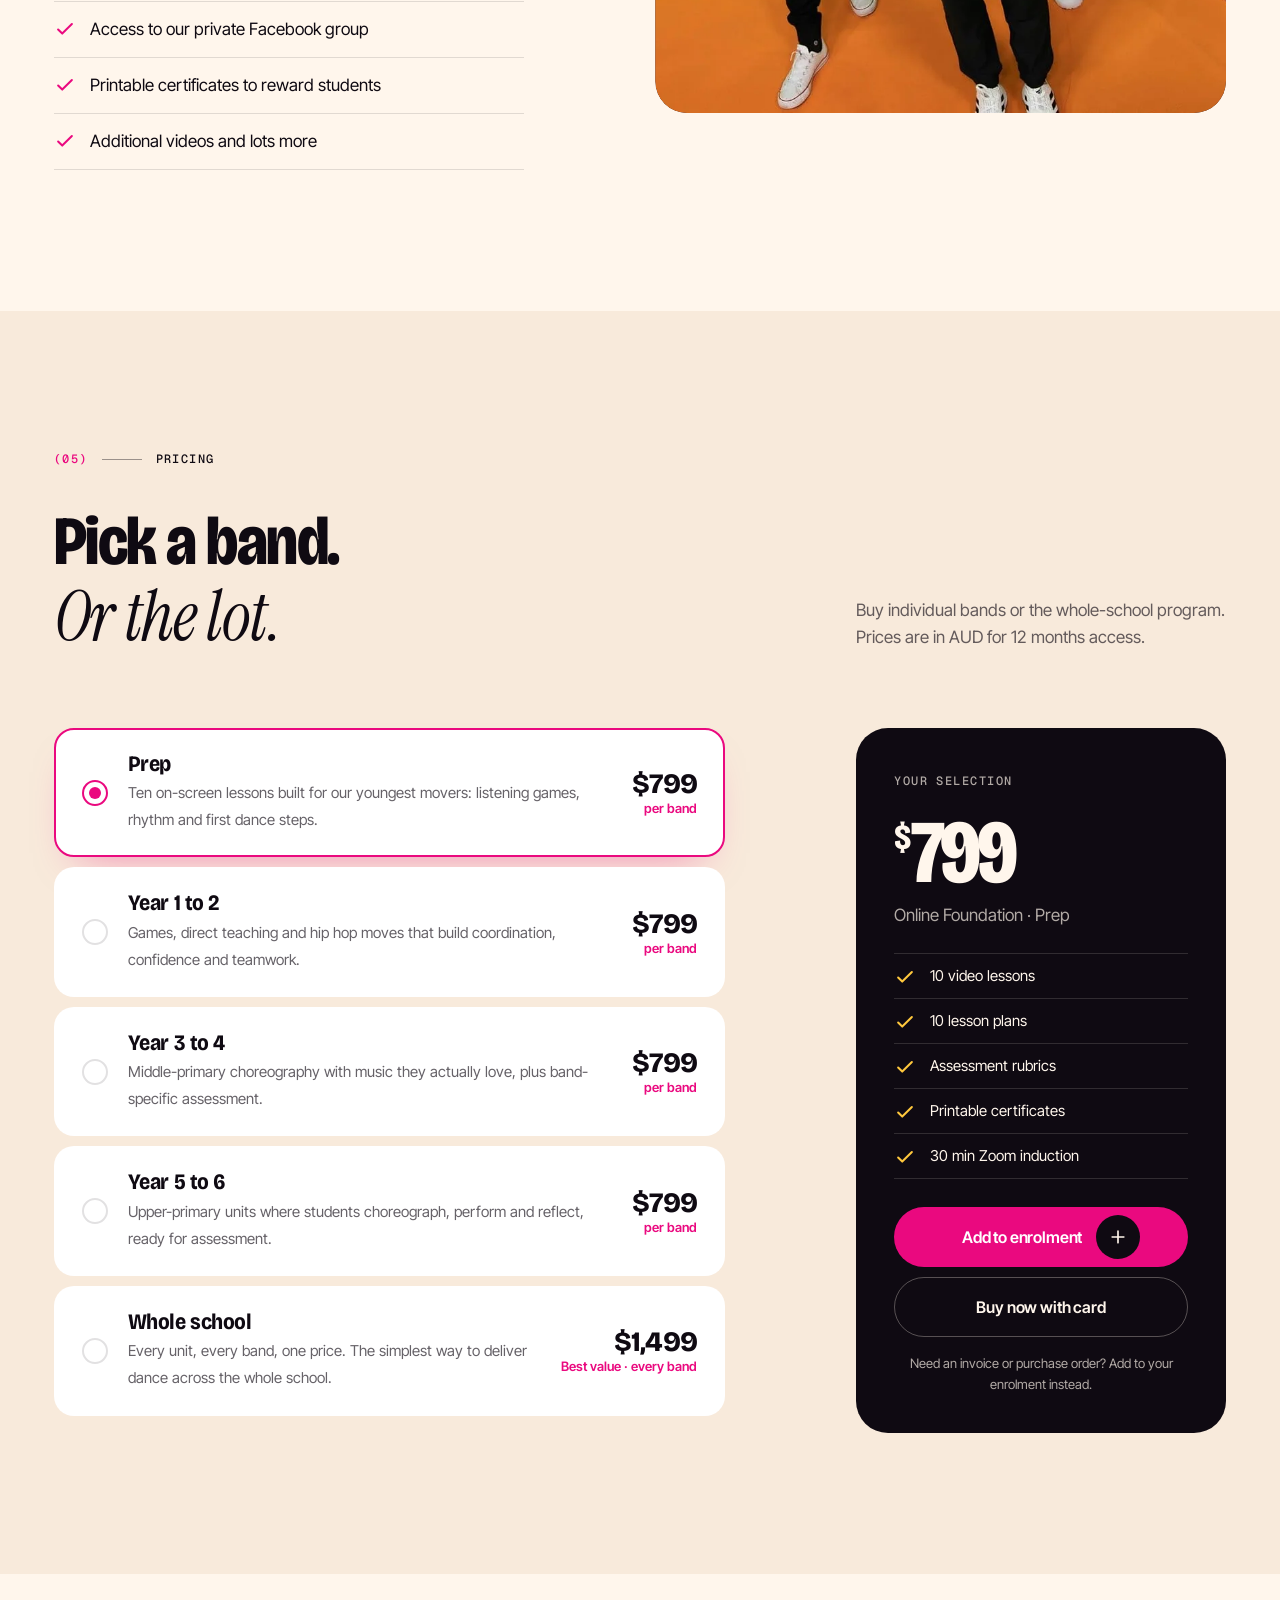
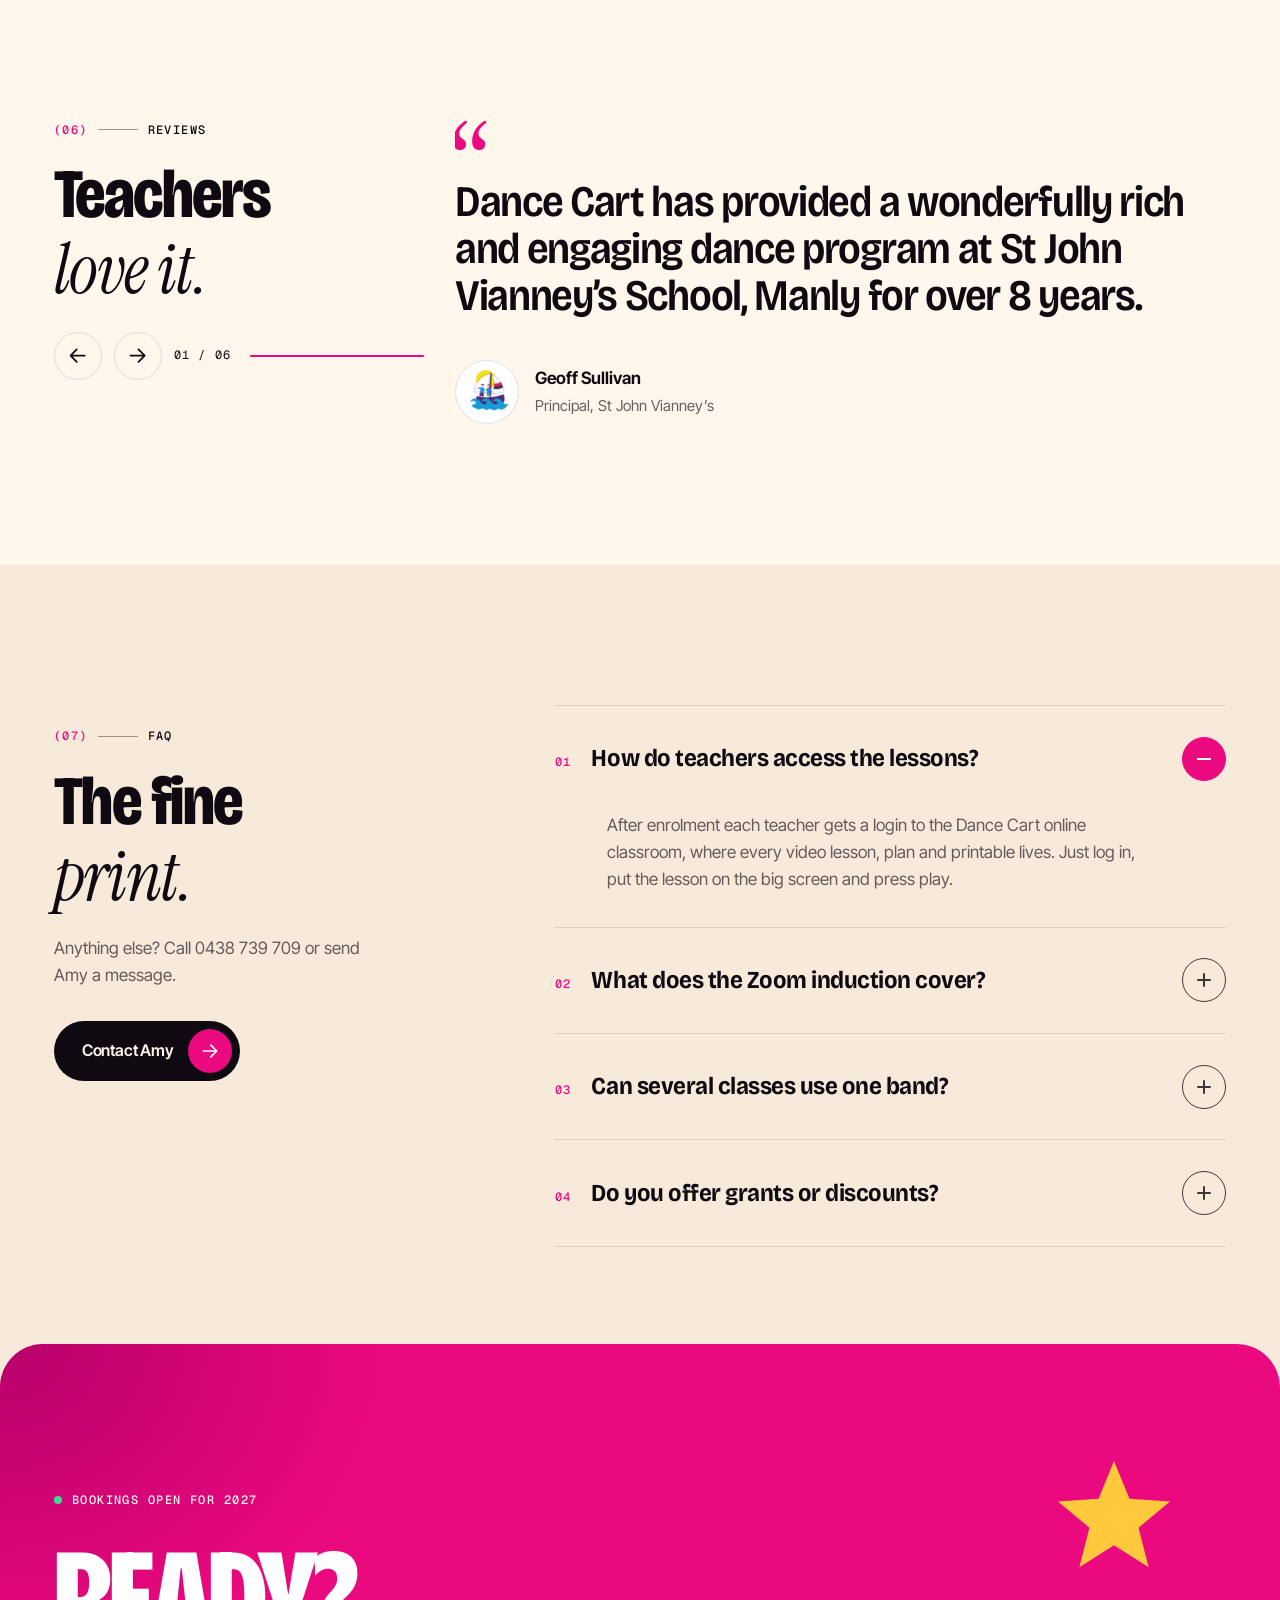
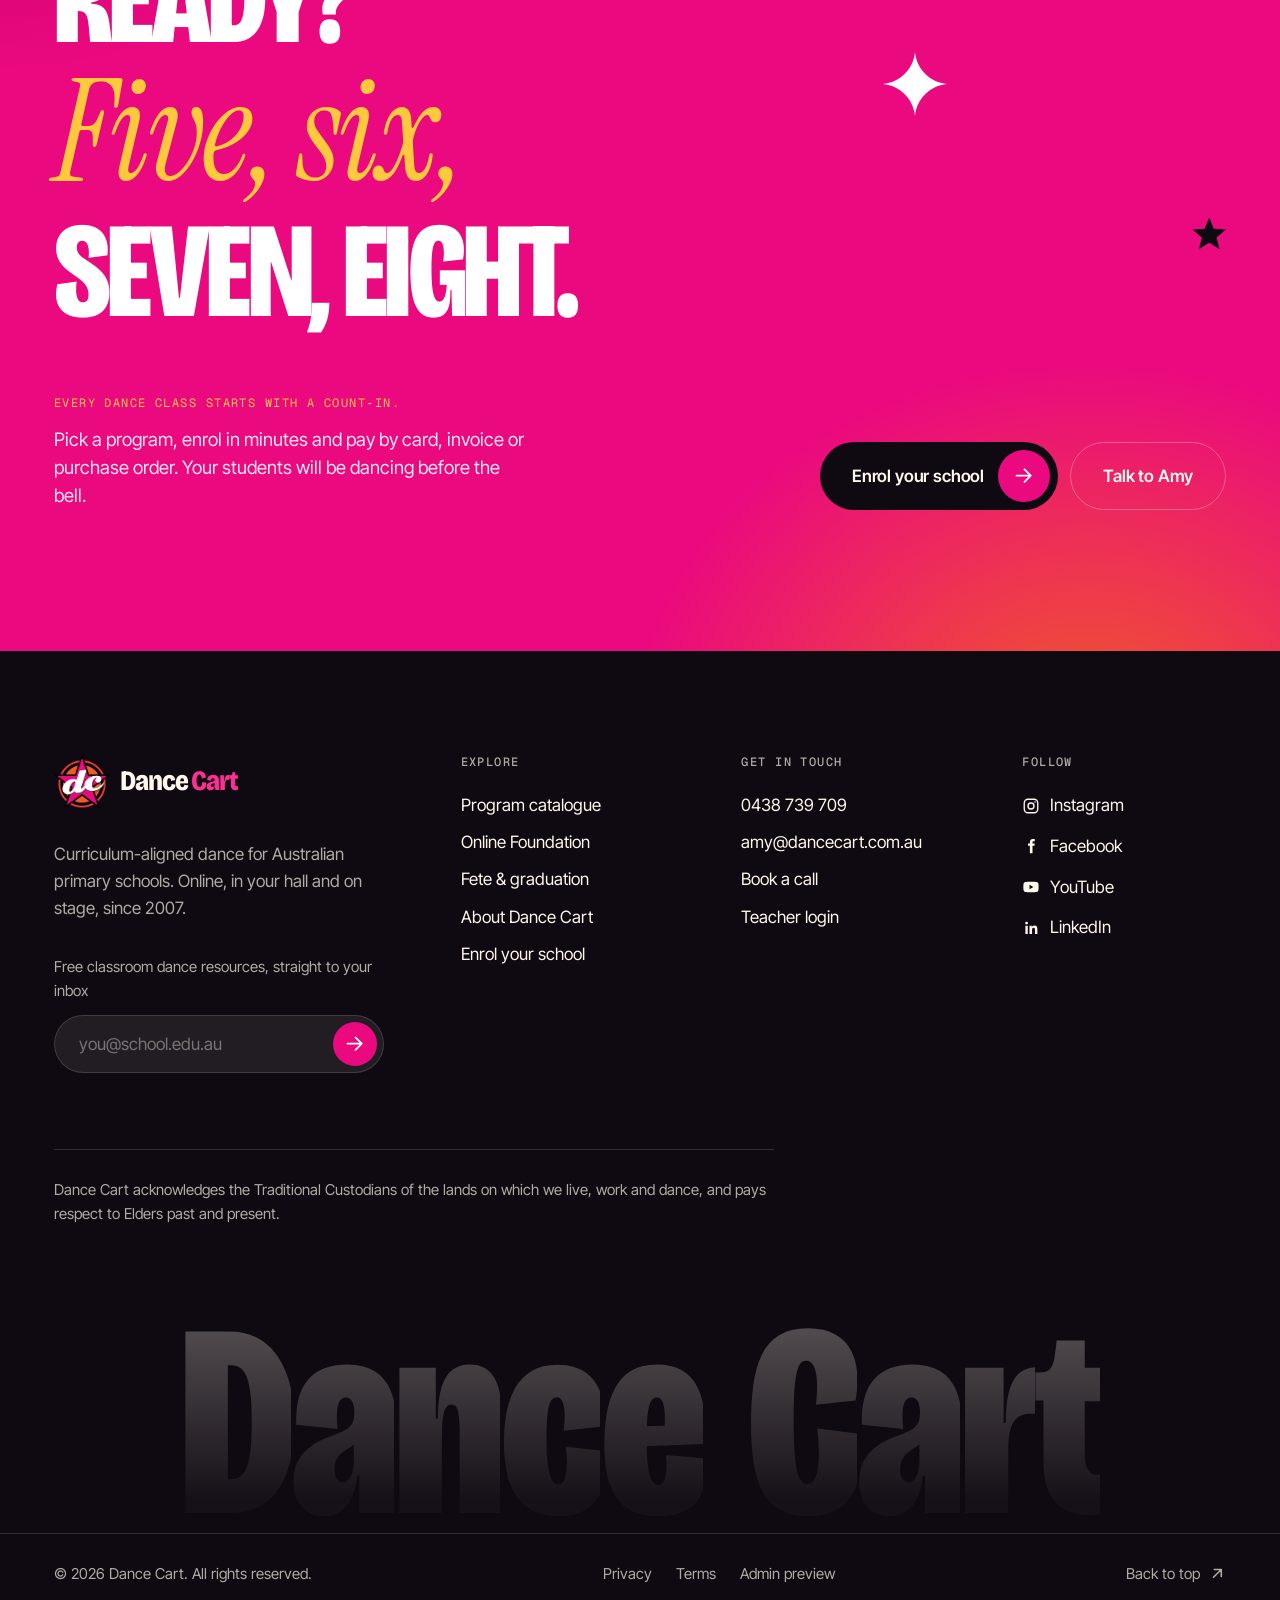
<file: online-foundation.html>
<!doctype html>
<html lang="en-AU">
<head>
  <meta charset="utf-8">
  <meta name="viewport" content="width=device-width, initial-scale=1, viewport-fit=cover">
  <title>Online Foundation Program | Curriculum dance for primary schools | Dance Cart</title>
  <meta name="description" content="A complete, curriculum-aligned online dance program for Prep to Year 6, taught on-screen by board-registered teachers. 12 months access from $799 per band.">
  <meta name="robots" content="index, follow">
  <link rel="canonical" href="https://www.dancecart.com.au/online-foundation.html">
  <meta name="theme-color" content="#0f0a12">
  <meta property="og:type" content="website">
  <meta property="og:site_name" content="Dance Cart">
  <meta property="og:title" content="Online Foundation Program | Curriculum dance for primary schools | Dance Cart">
  <meta property="og:description" content="A complete, curriculum-aligned online dance program for Prep to Year 6, taught on-screen by board-registered teachers. 12 months access from $799 per band.">
  <meta property="og:url" content="https://www.dancecart.com.au/online-foundation.html">
  <meta property="og:image" content="assets/img/og.jpg">
  <meta name="twitter:card" content="summary_large_image">
  <link rel="icon" href="assets/img/favicon.svg" type="image/svg+xml">
  <link rel="icon" href="assets/img/favicon-32.png" sizes="32x32" type="image/png">
  <link rel="apple-touch-icon" href="assets/img/apple-touch-icon.png">
  <script>
    /* Before first paint: preloader on the first visit of a session,
       a curtain when arriving from another page of the site. */
    (function (d) {
      var h = d.documentElement; h.classList.add('js');
      try {
        if (window.matchMedia('(prefers-reduced-motion: reduce)').matches) return;
        var s = window.sessionStorage;
        if (!s.getItem('dc-seen')) h.classList.add('is-loading');
        else if (s.getItem('dc-nav')) h.classList.add('is-entering');
        setTimeout(function () { h.classList.remove('is-loading', 'is-entering'); }, 6000);
      } catch (e) {}
    })(document);
  </script>
  <link rel="preload" href="assets/fonts/bricolage-grotesque-normal-200-800.woff2" as="font" type="font/woff2" crossorigin>
  <link rel="preload" href="assets/fonts/inter-tight-normal-300-700.woff2" as="font" type="font/woff2" crossorigin>
  <link rel="preload" href="assets/fonts/instrument-serif-italic-400.woff2" as="font" type="font/woff2" crossorigin>
  <link rel="stylesheet" href="assets/css/fonts.css?v=c5fd3fbf">
  <link rel="stylesheet" href="assets/css/main.css?v=0a6842bb">
  <script type="application/ld+json">
  {
    "@context": "https://schema.org",
    "@type": "EducationalOrganization",
    "name": "Dance Cart",
    "url": "https://www.dancecart.com.au",
    "email": "amy@dancecart.com.au",
    "telephone": "+61 438 739 709",
    "foundingDate": "2007",
    "description": "Curriculum-aligned dance programs for Australian primary schools: online, in-school, fete and graduation performances.",
    "areaServed": "Australia",
    "address": { "@type": "PostalAddress", "addressLocality": "Brisbane", "addressRegion": "QLD", "addressCountry": "AU" },
    "sameAs": [
      "https://www.facebook.com/Dancecart/",
      "https://www.instagram.com/dance.cart/",
      "https://www.linkedin.com/company/dance-cart/",
      "https://www.youtube.com/channel/UClw1FPyxZNXL_c0dzCB1tfg"
    ]
  }
  </script>
</head>
<body data-page="online-foundation" class="" id="top">
  <a class="skip-link" href="#main">Skip to content</a>

  <svg width="0" height="0" style="position:absolute" aria-hidden="true" focusable="false">
    <defs>
      <symbol id="i-star" viewBox="0 0 24 24"><path d="M12 1.5l2.9 7.1 7.6.5-5.9 4.9 1.9 7.4L12 17.3l-6.5 4.1 1.9-7.4L1.5 9.1l7.6-.5z" fill="currentColor"/></symbol>
      <symbol id="i-spark" viewBox="0 0 24 24"><path d="M12 0c.6 6.4 5.6 11.4 12 12-6.4.6-11.4 5.6-12 12-.6-6.4-5.6-11.4-12-12C6.4 11.4 11.4 6.4 12 0z" fill="currentColor"/></symbol>
      <symbol id="i-arrow" viewBox="0 0 24 24"><path d="M4 12h15m-6-7 7 7-7 7" fill="none" stroke="currentColor" stroke-width="2" stroke-linecap="round" stroke-linejoin="round"/></symbol>
      <symbol id="i-arrow-ur" viewBox="0 0 24 24"><path d="M7 17 17 7M8 7h9v9" fill="none" stroke="currentColor" stroke-width="2" stroke-linecap="round" stroke-linejoin="round"/></symbol>
      <symbol id="i-arrow-l" viewBox="0 0 24 24"><path d="M20 12H5m6-7-7 7 7 7" fill="none" stroke="currentColor" stroke-width="2" stroke-linecap="round" stroke-linejoin="round"/></symbol>
      <symbol id="i-cart" viewBox="0 0 24 24"><path d="M3 4h2.2l2.3 11.2a2 2 0 0 0 2 1.6h7.9a2 2 0 0 0 2-1.5L21 8H6.1M10 21h.01M17 21h.01" fill="none" stroke="currentColor" stroke-width="1.8" stroke-linecap="round" stroke-linejoin="round"/></symbol>
      <symbol id="i-close" viewBox="0 0 24 24"><path d="M6 6l12 12M18 6 6 18" fill="none" stroke="currentColor" stroke-width="2" stroke-linecap="round"/></symbol>
      <symbol id="i-plus" viewBox="0 0 24 24"><path d="M12 5v14M5 12h14" fill="none" stroke="currentColor" stroke-width="2" stroke-linecap="round"/></symbol>
      <symbol id="i-minus" viewBox="0 0 24 24"><path d="M5 12h14" fill="none" stroke="currentColor" stroke-width="2" stroke-linecap="round"/></symbol>
      <symbol id="i-check" viewBox="0 0 24 24"><path d="m4.5 12.5 4.5 4.5 10.5-10.5" fill="none" stroke="currentColor" stroke-width="2.2" stroke-linecap="round" stroke-linejoin="round"/></symbol>
      <symbol id="i-play" viewBox="0 0 24 24"><path d="M8 5.5v13l10.5-6.5z" fill="currentColor"/></symbol>
      <symbol id="i-phone" viewBox="0 0 24 24"><path d="M5 3h3.5l1.8 4.6-2.3 1.5a11 11 0 0 0 6.9 6.9l1.5-2.3L21 15.5V19a2 2 0 0 1-2.2 2A17 17 0 0 1 3 5.2 2 2 0 0 1 5 3z" fill="none" stroke="currentColor" stroke-width="1.8" stroke-linejoin="round"/></symbol>
      <symbol id="i-mail" viewBox="0 0 24 24"><path d="M3.5 5.5h17v13h-17zM4 6l8 6.5L20 6" fill="none" stroke="currentColor" stroke-width="1.8" stroke-linejoin="round"/></symbol>
      <symbol id="i-calendar" viewBox="0 0 24 24"><path d="M4 6.5h16V20H4zM4 10.5h16M8.5 3.5v5M15.5 3.5v5" fill="none" stroke="currentColor" stroke-width="1.8" stroke-linecap="round" stroke-linejoin="round"/></symbol>
      <symbol id="i-card" viewBox="0 0 24 24"><path d="M3 6h18v12H3zM3 10h18M7 15h4" fill="none" stroke="currentColor" stroke-width="1.8" stroke-linecap="round" stroke-linejoin="round"/></symbol>
      <symbol id="i-doc" viewBox="0 0 24 24"><path d="M6 3h8l4 4v14H6zM14 3v4h4M9 12h6M9 16h6" fill="none" stroke="currentColor" stroke-width="1.8" stroke-linecap="round" stroke-linejoin="round"/></symbol>
      <symbol id="i-receipt" viewBox="0 0 24 24"><path d="M6 3h12v18l-3-2-3 2-3-2-3 2zM9 8h6M9 12h6" fill="none" stroke="currentColor" stroke-width="1.8" stroke-linecap="round" stroke-linejoin="round"/></symbol>
      <symbol id="i-video" viewBox="0 0 24 24"><path d="M3 6.5h12v11H3zM15 10.5l6-3.5v10l-6-3.5" fill="none" stroke="currentColor" stroke-width="1.8" stroke-linejoin="round"/></symbol>
      <symbol id="i-music" viewBox="0 0 24 24"><path d="M9 18V5l11-2v13M9 18a3 3 0 1 1-6 0 3 3 0 0 1 6 0zM20 16a3 3 0 1 1-6 0 3 3 0 0 1 6 0z" fill="none" stroke="currentColor" stroke-width="1.8" stroke-linejoin="round"/></symbol>
      <symbol id="i-users" viewBox="0 0 24 24"><path d="M16 20v-1.5a4 4 0 0 0-4-4H6a4 4 0 0 0-4 4V20M9 11a3.5 3.5 0 1 0 0-7 3.5 3.5 0 0 0 0 7zM22 20v-1.5a4 4 0 0 0-3-3.9M15.5 4.2a3.5 3.5 0 0 1 0 6.6" fill="none" stroke="currentColor" stroke-width="1.8" stroke-linecap="round" stroke-linejoin="round"/></symbol>
      <symbol id="i-clock" viewBox="0 0 24 24"><circle cx="12" cy="12" r="8.5" fill="none" stroke="currentColor" stroke-width="1.8"/><path d="M12 7.5V12l3 2" fill="none" stroke="currentColor" stroke-width="1.8" stroke-linecap="round"/></symbol>
      <symbol id="i-award" viewBox="0 0 24 24"><circle cx="12" cy="9" r="5.5" fill="none" stroke="currentColor" stroke-width="1.8"/><path d="m8.5 13.5-1.5 7.5 5-2.5 5 2.5-1.5-7.5" fill="none" stroke="currentColor" stroke-width="1.8" stroke-linejoin="round"/></symbol>
      <symbol id="i-book" viewBox="0 0 24 24"><path d="M4 5a2 2 0 0 1 2-2h14v15H6a2 2 0 0 0-2 2zM4 20a2 2 0 0 0 2 2h14v-4" fill="none" stroke="currentColor" stroke-width="1.8" stroke-linejoin="round"/></symbol>
      <symbol id="i-shield" viewBox="0 0 24 24"><path d="M12 3 4.5 6v5.5c0 4.6 3.2 8.4 7.5 9.5 4.3-1.1 7.5-4.9 7.5-9.5V6z M8.5 12l2.5 2.5 4.5-4.5" fill="none" stroke="currentColor" stroke-width="1.8" stroke-linejoin="round" stroke-linecap="round"/></symbol>
      <symbol id="i-pin" viewBox="0 0 24 24"><path d="M12 21s-6.5-5.6-6.5-11a6.5 6.5 0 0 1 13 0c0 5.4-6.5 11-6.5 11z" fill="none" stroke="currentColor" stroke-width="1.8"/><circle cx="12" cy="10" r="2.4" fill="none" stroke="currentColor" stroke-width="1.8"/></symbol>
      <symbol id="i-download" viewBox="0 0 24 24"><path d="M12 4v11m-5-5 5 5 5-5M5 20h14" fill="none" stroke="currentColor" stroke-width="2" stroke-linecap="round" stroke-linejoin="round"/></symbol>
      <symbol id="i-search" viewBox="0 0 24 24"><circle cx="11" cy="11" r="6.5" fill="none" stroke="currentColor" stroke-width="1.8"/><path d="m16 16 4.5 4.5" fill="none" stroke="currentColor" stroke-width="1.8" stroke-linecap="round"/></symbol>
      <symbol id="i-lock" viewBox="0 0 24 24"><path d="M5.5 10.5h13V21h-13zM8 10.5V7.5a4 4 0 0 1 8 0v3" fill="none" stroke="currentColor" stroke-width="1.8" stroke-linejoin="round"/></symbol>
      <symbol id="i-facebook" viewBox="0 0 24 24"><path d="M14 8.5V7c0-.8.5-1.2 1.2-1.2H17V2.6h-2.6C11.6 2.6 10.5 4.4 10.5 7v1.5H8v3.3h2.5V21.5H14V11.8h2.6l.4-3.3z" fill="currentColor"/></symbol>
      <symbol id="i-instagram" viewBox="0 0 24 24"><rect x="3" y="3" width="18" height="18" rx="5" fill="none" stroke="currentColor" stroke-width="1.8"/><circle cx="12" cy="12" r="4" fill="none" stroke="currentColor" stroke-width="1.8"/><circle cx="17.3" cy="6.7" r="1.1" fill="currentColor"/></symbol>
      <symbol id="i-linkedin" viewBox="0 0 24 24"><path d="M4.5 9h3.2v11H4.5zM6.1 3.5a1.9 1.9 0 1 1 0 3.8 1.9 1.9 0 0 1 0-3.8zM10 9h3v1.6c.5-.9 1.7-1.9 3.5-1.9 3.4 0 4 2.2 4 5.1V20h-3.2v-5.5c0-1.3 0-3-1.8-3s-2.1 1.4-2.1 2.9V20H10z" fill="currentColor"/></symbol>
      <symbol id="i-youtube" viewBox="0 0 24 24"><path d="M22 8.2c-.2-1.6-1-2.7-2.6-2.9C16.9 5 12 5 12 5s-4.9 0-7.4.3C3 5.5 2.2 6.6 2 8.2 1.8 9.6 1.8 12 1.8 12s0 2.4.2 3.8c.2 1.6 1 2.7 2.6 2.9C7.1 19 12 19 12 19s4.9 0 7.4-.3c1.6-.2 2.4-1.3 2.6-2.9.2-1.4.2-3.8.2-3.8s0-2.4-.2-3.8zM10 15V9l5.2 3z" fill="currentColor"/></symbol>
      <symbol id="i-x" viewBox="0 0 24 24"><path d="M17.5 3h3.2l-7 8 8.2 10h-6.4l-5-6.2L4.8 21H1.6l7.5-8.6L1.2 3h6.6l4.5 5.7zm-1.1 16.2h1.8L6.7 4.7H4.8z" fill="currentColor"/></symbol>
    </defs>
  </svg>

  <div class="preloader" aria-hidden="true" title="Click to skip">
    <div class="preloader__layer preloader__layer--1"></div>
    <div class="preloader__layer preloader__layer--2"></div>
    <div class="preloader__layer preloader__layer--3"></div>

    <div class="preloader__top">
      <span class="label">Dance Cart &middot; Est. 2007</span>
      <span class="label preloader__hint">The count&#8209;in every dance class starts with</span>
    </div>

    <div class="preloader__count">
      <span class="preloader__num">5</span><span class="preloader__num">6</span><span class="preloader__num">7</span><span class="preloader__num">8</span>
      <div class="preloader__go">
        <img src="assets/img/dc-mark.png" alt="" width="140" height="140">
        <span>Let&rsquo;s <em>dance!</em></span>
      </div>
    </div>

    <div class="preloader__bottom">
      <span class="preloader__beats"><i></i><i></i><i></i><i></i></span>
      <span class="label preloader__words"><b>Five</b> <b>six</b> <b>seven</b> <b>eight</b></span>
    </div>
  </div>


  <div class="curtain" aria-hidden="true">
    <div class="curtain__panel curtain__panel--1"></div>
    <div class="curtain__panel curtain__panel--2"></div>
    <div class="curtain__panel curtain__panel--3"><img src="assets/img/dc-mark.png" alt="" width="96" height="96"></div>
  </div>

  <header class="header" data-header>
    <div class="header__inner">
      <a class="brand" href="index.html" aria-label="Dance Cart home">
        <img class="brand__mark" src="assets/img/dc-mark.png" alt="" width="44" height="44">
        <span class="brand__word">Dance<span>Cart</span></span>
      </a>

      <nav class="nav" aria-label="Main">
        <ul class="nav__list">
          <li><a class="nav__link" href="programs.html" data-nav="programs">Programs</a></li>
          <li><a class="nav__link" href="online-foundation.html" data-nav="online-foundation" aria-current="page">Online program</a></li>
          <li><a class="nav__link" href="events.html" data-nav="events">Fete &amp; graduation</a></li>
          <li><a class="nav__link" href="about.html" data-nav="about">About</a></li>
          <li><a class="nav__link" href="contact.html" data-nav="contact">Contact</a></li>
        </ul>
      </nav>

      <div class="header__actions">
        <a class="header__login" href="https://www.dancecart.com.au/online-courses/">Teacher login</a>
        <button class="cart-btn" type="button" data-cart-open aria-label="Open your enrolment cart">
          <svg class="i"><use href="#i-cart"/></svg>
          <span class="cart-btn__count" data-cart-count>0</span>
        </button>
        <a class="btn btn--primary btn--sm header__cta" href="enrol.html" data-magnetic><span class="btn__text" data-text="Enrol now">Enrol now</span></a>
        <button class="burger" type="button" aria-label="Open menu" aria-expanded="false" aria-controls="menu" data-menu-toggle>
          <span></span><span></span>
        </button>
      </div>
    </div>
  </header>

  <div class="menu" id="menu" aria-hidden="true">
    <div class="menu__bg"></div>
    <nav class="menu__inner" aria-label="Mobile">
      <ul class="menu__list">
        <li><a href="index.html" data-nav="home"><span class="menu__num">01</span>Home</a></li>
        <li><a href="programs.html" data-nav="programs"><span class="menu__num">02</span>Programs</a></li>
        <li><a href="online-foundation.html" data-nav="online-foundation" aria-current="page"><span class="menu__num">03</span>Online program</a></li>
        <li><a href="events.html" data-nav="events"><span class="menu__num">04</span>Fete &amp; grad</a></li>
        <li><a href="about.html" data-nav="about"><span class="menu__num">05</span>About</a></li>
        <li><a href="contact.html" data-nav="contact"><span class="menu__num">06</span>Contact</a></li>
      </ul>
      <div class="menu__foot">
        <a class="btn btn--primary" href="enrol.html"><span class="btn__text" data-text="Enrol your school">Enrol your school</span><span class="btn__icon"><svg class="i"><use href="#i-arrow"/></svg></span></a>
        <div class="menu__contact">
          <a href="tel:+61438739709">0438 739 709</a>
          <a href="mailto:amy@dancecart.com.au">amy@dancecart.com.au</a>
          <a href="https://www.dancecart.com.au/online-courses/">Teacher login</a>
        </div>
      </div>
    </nav>
  </div>


  <main id="main" tabindex="-1">
<section class="page-hero page-hero--split" aria-labelledby="page-title">
      <div class="hero__bg" aria-hidden="true"><div class="hero__grid-lines"></div><div class="blob blob--pink"></div><div class="blob blob--orange"></div></div>
      <div class="container page-hero__grid">
        <div class="page-hero__text">
          <nav class="page-hero__crumbs label" aria-label="Breadcrumb" data-reveal="fade"><a href="index.html">Home</a><span>/</span><a href="programs.html">Programs</a><span>/</span><span>Online</span></nav>
          <h1 class="page-hero__title" id="page-title" data-split><span>Online</span><span>Foundation</span><span><em>Program.</em></span></h1>
          <p class="page-hero__lead" data-reveal style="--d:.3s">A complete curriculum-based dance program delivered straight to your school, without the need for external dance specialists. Created and taught by board-registered teachers.</p>
          <div class="page-hero__chips" data-reveal style="--d:.38s">
            <span class="chip chip--glass"><svg class="i"><use href="#i-video"/></svg>On-screen lessons</span>
            <span class="chip chip--glass"><svg class="i"><use href="#i-users"/></svg>Prep to Year 6</span>
            <span class="chip chip--glass"><svg class="i"><use href="#i-check"/></svg>Australian Curriculum</span>
          </div>
          <div class="page-hero__ctas" data-reveal style="--d:.45s">
            <a class="btn btn--primary btn--lg" href="#pricing" data-magnetic><span class="btn__text" data-text="Choose your band">Choose your band</span><span class="btn__icon"><svg class="i"><use href="#i-arrow"/></svg></span></a>
            <a class="btn btn--ghost-light btn--lg" href="https://www.dancecart.com.au/wp-content/uploads/2023/02/E-Book-Online-program-2023.pdf" target="_blank" rel="noopener"><span class="btn__text" data-text="Download ebook">Download ebook</span></a>
          </div>
        </div>
        <div class="page-hero__media" data-reveal="scale" style="--d:.2s">
          <div class="page-hero__frame"><img src="assets/img/candyland-862.webp" alt="A Dance Cart teacher filming a lesson on a candyland set" width="862" height="679" fetchpriority="high"></div>
          <div class="page-hero__price"><small>From</small><strong>$799</strong></div>
        </div>
      </div>
    </section>

    <nav class="subnav" aria-label="On this page">
      <div class="container subnav__inner">
        <div class="subnav__links">
          <a href="#overview">Overview</a>
          <a href="#benefits">Benefits</a>
          <a href="#lesson">A lesson</a>
          <a href="#included">What&rsquo;s included</a>
          <a href="#pricing">Pricing</a>
          <a href="#reviews">Reviews</a>
          <a href="#faq">FAQ</a>
        </div>
        <div class="subnav__cta">
          <span class="subnav__price" data-sub-price>$799</span>
          <a class="btn btn--primary btn--sm" href="#pricing"><span class="btn__text" data-text="Enrol">Enrol</span></a>
        </div>
      </div>
    </nav>

    <section class="section" id="overview" aria-labelledby="ov-title">
      <div class="container">
        <div class="sec-head">
          <p class="sec-head__label label" data-reveal><span class="label__num">(01)</span><span class="label__line"></span>Overview</p>
          <h2 class="sec-head__title h2" id="ov-title" data-split><span>All of the teaching.</span><span><em>None of the stress.</em></span></h2>
          <div class="sec-head__aside" data-reveal><p class="muted">All of the teaching is done by the Dance Cart team on-screen. Your teachers can join in or simply observe, backed by an easy-to-use resource library with band-specific assessment.</p></div>
        </div>
        <div class="stats stats--light" data-reveal>
          <div class="stat"><span class="stat__num"><span data-count="10">10</span></span><span class="stat__label">video lessons per band</span></div>
          <div class="stat"><span class="stat__num"><span data-count="10">10</span></span><span class="stat__label">comprehensive lesson plans per band</span></div>
          <div class="stat"><span class="stat__num"><span data-count="12">12</span> mo</span><span class="stat__label">access to every lesson and resource</span></div>
          <div class="stat"><span class="stat__num"><span data-count="30">30</span> min</span><span class="stat__label">Zoom induction for your teachers</span></div>
        </div>
      </div>
    </section>

    <section class="section section--paper-2" id="benefits" aria-labelledby="ben-title">
      <div class="container">
        <div class="sec-head">
          <p class="sec-head__label label" data-reveal><span class="label__num">(02)</span><span class="label__line"></span>Benefits</p>
          <h2 class="sec-head__title h2" id="ben-title" data-split><span>Why schools</span><span><em>keep coming back.</em></span></h2>
        </div>
        <div class="tiles">
          <article class="tile tile--wide tile--ink" data-reveal>
            <span class="tile__icon"><svg class="i"><use href="#i-award"/></svg></span>
            <p class="tile__big grad-text">Specialists,</p>
            <h3 class="tile__title">without them being on site.</h3>
            <p>A complete dance program taught by dance education specialists, delivered anywhere, at any time.</p>
          </article>
          <article class="tile tile--sun" data-reveal style="--d:.08s">
            <span class="tile__icon"><svg class="i"><use href="#i-receipt"/></svg></span>
            <h3 class="tile__title">Budget-friendly</h3>
            <p>Priced so every school can afford access, with grants for small schools.</p>
          </article>
          <article class="tile" data-reveal>
            <span class="tile__icon"><svg class="i"><use href="#i-calendar"/></svg></span>
            <h3 class="tile__title">Flexible timetabling</h3>
            <p>Dance at a time that suits each class, in whichever term works.</p>
          </article>
          <article class="tile" data-reveal style="--d:.08s">
            <span class="tile__icon"><svg class="i"><use href="#i-book"/></svg></span>
            <h3 class="tile__title">Teachers become experts</h3>
            <p>Printable lesson plans, criteria sheets, certificate templates and more.</p>
          </article>
          <article class="tile tile--pink" data-reveal style="--d:.16s">
            <span class="tile__icon"><svg class="i"><use href="#i-music"/></svg></span>
            <h3 class="tile__title">Music they love</h3>
            <p>Relatable, age-appropriate tracks for every year level.</p>
          </article>
          <article class="tile" data-reveal>
            <span class="tile__icon"><svg class="i"><use href="#i-spark"/></svg></span>
            <h3 class="tile__title">Games, skills &amp; hip hop</h3>
            <p>A mix of games, activities, direct teaching and hip hop moves for every kind of mover.</p>
          </article>
          <article class="tile" data-reveal style="--d:.08s">
            <span class="tile__icon"><svg class="i"><use href="#i-video"/></svg></span>
            <h3 class="tile__title">Seriously engaging</h3>
            <p>Impressive videography, graphics and animations keep students hooked.</p>
          </article>
          <article class="tile" data-reveal style="--d:.16s">
            <span class="tile__icon"><svg class="i"><use href="#i-shield"/></svg></span>
            <h3 class="tile__title">Supported all year</h3>
            <p>The Dance Cart team supports teachers throughout the membership.</p>
          </article>
        </div>
      </div>
    </section>

    <section class="section section--ink" id="lesson" aria-labelledby="lesson-title">
      <div class="container">
        <div class="sec-head">
          <p class="sec-head__label label" data-reveal><span class="label__num">(03)</span><span class="label__line"></span>Inside a lesson</p>
          <h2 class="sec-head__title h2" id="lesson-title" data-split><span>Press play.</span><span><em>Then watch them go.</em></span></h2>
          <div class="sec-head__aside" data-reveal><p class="muted">Every lesson blends play and skill so the shy kids, the sporty kids and the born performers all find their groove.</p></div>
        </div>
        <ol class="flow">
          <li class="flow__item" data-reveal><span class="flow__n">01</span><span class="flow__icon"><svg class="i"><use href="#i-spark"/></svg></span><h3 class="flow__title">Warm-up game</h3><p>Get bodies moving and brains switched on.</p></li>
          <li class="flow__item" data-reveal style="--d:.06s"><span class="flow__n">02</span><span class="flow__icon"><svg class="i"><use href="#i-book"/></svg></span><h3 class="flow__title">Direct teaching</h3><p>Dance concepts and skills, explained clearly on-screen.</p></li>
          <li class="flow__item" data-reveal style="--d:.12s"><span class="flow__n">03</span><span class="flow__icon"><svg class="i"><use href="#i-music"/></svg></span><h3 class="flow__title">Hip hop moves</h3><p>Choreography to music students actually love.</p></li>
          <li class="flow__item" data-reveal style="--d:.18s"><span class="flow__n">04</span><span class="flow__icon"><svg class="i"><use href="#i-users"/></svg></span><h3 class="flow__title">Create &amp; perform</h3><p>Students make, share and respond to dance.</p></li>
          <li class="flow__item" data-reveal style="--d:.24s"><span class="flow__n">05</span><span class="flow__icon"><svg class="i"><use href="#i-award"/></svg></span><h3 class="flow__title">Reflect &amp; assess</h3><p>Rubrics and certificates make it easy to report.</p></li>
        </ol>
      </div>
    </section>

    <section class="section" id="included" aria-labelledby="inc-title">
      <div class="container split split--flip">
        <div class="split__media">
          <div class="split__frame split__frame--tall" data-clip style="position:relative">
            <img src="assets/img/team-1000.webp" alt="The Dance Cart team filming on a green-screen set" loading="lazy" width="1000" height="1054">
            <button class="spot__play" type="button" data-video aria-label="Watch a content sneak preview" data-cursor="Play"><svg class="i"><use href="#i-play"/></svg></button>
          </div>
        </div>
        <div class="split__body">
          <p class="label" data-reveal><span class="label__num">(04)</span><span class="label__line"></span>What&rsquo;s included</p>
          <h2 class="h2" id="inc-title" data-split><span>Everything.</span><span><em>Seriously.</em></span></h2>
          <ul class="ticks ticks--paper" data-reveal>
            <li><svg class="i"><use href="#i-check"/></svg>12 months access to all lessons and resources</li>
            <li><svg class="i"><use href="#i-check"/></svg>30 minute Zoom induction session for teachers involved</li>
            <li><svg class="i"><use href="#i-check"/></svg>10 video lessons per band (Prep&ndash;Year 2, Year 3&ndash;4, Year 5&ndash;6)</li>
            <li><svg class="i"><use href="#i-check"/></svg>10 comprehensive lesson plans per band</li>
            <li><svg class="i"><use href="#i-check"/></svg>Printable assessment rubrics</li>
            <li><svg class="i"><use href="#i-check"/></svg>Curriculum links and explanations</li>
            <li><svg class="i"><use href="#i-check"/></svg>Student and teacher workbooks to support learning</li>
            <li><svg class="i"><use href="#i-check"/></svg>Access to our private Facebook group</li>
            <li><svg class="i"><use href="#i-check"/></svg>Printable certificates to reward students</li>
            <li><svg class="i"><use href="#i-check"/></svg>Additional videos and lots more</li>
          </ul>
        </div>
      </div>
    </section>

    <section class="section section--paper-2" id="pricing" aria-labelledby="price-title">
      <div class="container">
        <div class="sec-head">
          <p class="sec-head__label label" data-reveal><span class="label__num">(05)</span><span class="label__line"></span>Pricing</p>
          <h2 class="sec-head__title h2" id="price-title" data-split><span>Pick a band.</span><span><em>Or the lot.</em></span></h2>
          <div class="sec-head__aside" data-reveal><p class="muted">Buy individual bands or the whole-school program. Prices are in AUD for 12 months access.</p></div>
        </div>
        <div class="pricing">
          <div class="pricing__opts" role="radiogroup" aria-label="Choose a band" data-price-opts></div>
          <aside class="pricing__sum" aria-live="polite">
            <p class="label" style="color:var(--muted-light)">Your selection</p>
            <p class="pricing__amt" data-price-amt><sup>$</sup>799</p>
            <p class="pricing__sel" data-price-sel>Online Foundation &middot; Prep</p>
            <ul class="ticks" data-price-inc></ul>
            <div class="pricing__btns">
              <button class="btn btn--primary btn--block" type="button" data-add="of-prep" data-price-add><span class="btn__text" data-text="Add to enrolment">Add to enrolment</span><span class="btn__icon"><svg class="i"><use href="#i-plus"/></svg></span></button>
              <a class="btn btn--ghost-light btn--block" href="https://dancecart.mykajabi.com/offers/FQpwdJ78/checkout" data-price-buy><span class="btn__text" data-text="Buy now with card">Buy now with card</span></a>
            </div>
            <p class="pricing__note">Need an invoice or purchase order? Add to your enrolment instead.</p>
          </aside>
        </div>
      </div>
    </section>

    <section class="section" id="reviews" aria-labelledby="quotes-title" data-quotes>
      <div class="container">
        <div class="quotes">
          <div class="quotes__aside">
            <div>
              <p class="label" data-reveal><span class="label__num">(06)</span><span class="label__line"></span>Reviews</p>
              <h2 class="h2" id="quotes-title" style="margin-top:20px" data-split><span>Teachers</span><span><em>love it.</em></span></h2>
            </div>
            <div class="quotes__nav" data-reveal>
              <button class="icon-btn" type="button" data-quotes-prev aria-label="Previous testimonial"><svg class="i"><use href="#i-arrow-l"/></svg></button>
              <button class="icon-btn" type="button" data-quotes-next aria-label="Next testimonial"><svg class="i"><use href="#i-arrow"/></svg></button>
              <span class="quotes__count" data-quotes-count aria-live="polite">01 / 06</span>
              <span class="quotes__bar"><i></i></span>
            </div>
          </div>
          <div class="quotes__stage" data-quotes-stage data-reveal></div>
        </div>
      </div>
    </section>

    <section class="section section--paper-2" id="faq" aria-labelledby="faq-title">
      <div class="container faq">
        <div class="faq__intro">
          <p class="label" data-reveal><span class="label__num">(07)</span><span class="label__line"></span>FAQ</p>
          <h2 class="h2" id="faq-title" data-split><span>The fine</span><span><em>print.</em></span></h2>
          <p class="muted" data-reveal>Anything else? Call 0438 739 709 or send Amy a message.</p>
          <a class="btn btn--dark" href="contact.html" data-reveal><span class="btn__text" data-text="Contact Amy">Contact Amy</span><span class="btn__icon"><svg class="i"><use href="#i-arrow"/></svg></span></a>
        </div>
        <div class="faq__list accordion" data-reveal>
          <div class="acc is-open"><button class="acc__q" type="button" aria-expanded="true"><span class="acc__q-text"><span class="acc__num">01</span>How do teachers access the lessons?</span><span class="acc__icon" aria-hidden="true"></span></button><div class="acc__a"><div><p>After enrolment each teacher gets a login to the Dance Cart online classroom, where every video lesson, plan and printable lives. Just log in, put the lesson on the big screen and press play.</p></div></div></div>
          <div class="acc"><button class="acc__q" type="button" aria-expanded="false"><span class="acc__q-text"><span class="acc__num">02</span>What does the Zoom induction cover?</span><span class="acc__icon" aria-hidden="true"></span></button><div class="acc__a"><div><p>A 30 minute session for the teachers involved: how the program works, where to find resources and how to use the assessment rubrics. You can pick a time when you enrol.</p></div></div></div>
          <div class="acc"><button class="acc__q" type="button" aria-expanded="false"><span class="acc__q-text"><span class="acc__num">03</span>Can several classes use one band?</span><span class="acc__icon" aria-hidden="true"></span></button><div class="acc__a"><div><p>Each band is designed for the classes in that year range at your school. If you&rsquo;re unsure what you need, the whole-school program covers every band, or ask Amy.</p></div></div></div>
          <div class="acc"><button class="acc__q" type="button" aria-expanded="false"><span class="acc__q-text"><span class="acc__num">04</span>Do you offer grants or discounts?</span><span class="acc__icon" aria-hidden="true"></span></button><div class="acc__a"><div><p>Yes. We offer flexible pricing options and grants for small schools to access the program. Get in touch and we&rsquo;ll see how we can get your school dancing.</p></div></div></div>
        </div>
      </div>
    </section>
  </main>

  <footer class="footer">
    <section class="footer-cta" aria-labelledby="footer-cta-title">
      <div class="footer-cta__glow" aria-hidden="true"></div>
      <div class="container">
        <p class="label label--light"><span class="label__dot"></span>Bookings open for 2027</p>
        <h2 class="footer-cta__title" id="footer-cta-title" data-split>
          <span>Ready?</span>
          <span><em>Five, six,</em></span>
          <span>seven, eight.</span>
        </h2>
        <div class="footer-cta__row">
          <p class="footer-cta__lead"><span class="footer-cta__aside">Every dance class starts with a count&#8209;in.</span> Pick a program, enrol in minutes and pay by card, invoice or purchase order. Your students will be dancing before the bell.</p>
          <div class="footer-cta__btns">
            <a class="btn btn--primary btn--lg" href="enrol.html" data-magnetic><span class="btn__text" data-text="Enrol your school">Enrol your school</span><span class="btn__icon"><svg class="i"><use href="#i-arrow"/></svg></span></a>
            <a class="btn btn--ghost-light btn--lg" href="contact.html"><span class="btn__text" data-text="Talk to Amy">Talk to Amy</span></a>
          </div>
        </div>
      </div>
      <div class="footer-cta__stars" aria-hidden="true">
        <svg class="i star-a"><use href="#i-star"/></svg>
        <svg class="i star-b"><use href="#i-spark"/></svg>
        <svg class="i star-c"><use href="#i-star"/></svg>
      </div>
    </section>

    <div class="footer__main">
      <div class="container footer__grid">
        <div class="footer__brand">
          <a class="brand brand--footer" href="index.html" aria-label="Dance Cart home">
            <img class="brand__mark" src="assets/img/dc-mark.png" alt="" width="56" height="56" loading="lazy">
            <span class="brand__word">Dance<span>Cart</span></span>
          </a>
          <p>Curriculum-aligned dance for Australian primary schools. Online, in your hall and on stage, since 2007.</p>
          <form class="signup" data-signup>
            <label class="signup__label" for="signup-email">Free classroom dance resources, straight to your inbox</label>
            <div class="signup__row">
              <input id="signup-email" type="email" name="email" placeholder="you@school.edu.au" autocomplete="email" required>
              <button class="signup__btn" type="submit" aria-label="Sign up"><svg class="i"><use href="#i-arrow"/></svg></button>
            </div>
          </form>
        </div>

        <div class="footer__col">
          <h3 class="footer__h">Explore</h3>
          <ul>
            <li><a href="programs.html">Program catalogue</a></li>
            <li><a href="online-foundation.html">Online Foundation</a></li>
            <li><a href="events.html">Fete &amp; graduation</a></li>
            <li><a href="about.html">About Dance Cart</a></li>
            <li><a href="enrol.html">Enrol your school</a></li>
          </ul>
        </div>

        <div class="footer__col">
          <h3 class="footer__h">Get in touch</h3>
          <ul>
            <li><a href="tel:+61438739709">0438 739 709</a></li>
            <li><a href="mailto:amy@dancecart.com.au">amy@dancecart.com.au</a></li>
            <li><a href="contact.html">Book a call</a></li>
            <li><a href="https://www.dancecart.com.au/online-courses/">Teacher login</a></li>
          </ul>
        </div>

        <div class="footer__col">
          <h3 class="footer__h">Follow</h3>
          <ul class="footer__social">
            <li><a href="https://www.instagram.com/dance.cart/" aria-label="Instagram"><svg class="i"><use href="#i-instagram"/></svg>Instagram</a></li>
            <li><a href="https://www.facebook.com/Dancecart/" aria-label="Facebook"><svg class="i"><use href="#i-facebook"/></svg>Facebook</a></li>
            <li><a href="https://www.youtube.com/channel/UClw1FPyxZNXL_c0dzCB1tfg" aria-label="YouTube"><svg class="i"><use href="#i-youtube"/></svg>YouTube</a></li>
            <li><a href="https://www.linkedin.com/company/dance-cart/" aria-label="LinkedIn"><svg class="i"><use href="#i-linkedin"/></svg>LinkedIn</a></li>
          </ul>
        </div>
      </div>

      <div class="container">
        <p class="footer__ack">Dance Cart acknowledges the Traditional Custodians of the lands on which we live, work and dance, and pays respect to Elders past and present.</p>
      </div>

      <div class="footer__word" aria-hidden="true">Dance Cart</div>

      <div class="container footer__bottom">
        <span>&copy; <span data-year>2026</span> Dance Cart. All rights reserved.</span>
        <span class="footer__legal">
          <a href="https://www.dancecart.com.au/wp-content/uploads/2021/01/Dance-Cart-Privacy-Policy.pdf">Privacy</a>
          <a href="https://www.dancecart.com.au/wp-content/uploads/2021/01/Dance-Cart-Terms-and-Conditions.pdf">Terms</a>
          <a href="dashboard.html">Admin preview</a>
        </span>
        <a class="footer__top" href="#top">Back to top <svg class="i"><use href="#i-arrow-ur"/></svg></a>
      </div>
    </div>
  </footer>

  <div class="drawer" data-drawer aria-hidden="true">
    <div class="drawer__scrim" data-cart-close></div>
    <aside class="drawer__panel" role="dialog" aria-modal="true" aria-labelledby="drawer-title">
      <div class="drawer__head">
        <div>
          <p class="label">Your enrolment</p>
          <h2 class="drawer__title" id="drawer-title">The cart <em>so far</em></h2>
        </div>
        <button class="icon-btn" type="button" data-cart-close aria-label="Close cart"><svg class="i"><use href="#i-close"/></svg></button>
      </div>
      <div class="drawer__body" data-cart-lines></div>
      <div class="drawer__foot" data-cart-foot></div>
    </aside>
  </div>

  <div class="modal" data-modal aria-hidden="true">
    <div class="modal__scrim" data-modal-close></div>
    <div class="modal__panel" role="dialog" aria-modal="true" aria-label="Program details">
      <button class="icon-btn modal__close" type="button" data-modal-close aria-label="Close"><svg class="i"><use href="#i-close"/></svg></button>
      <div class="modal__body" data-modal-body></div>
    </div>
  </div>


  <div class="cursor" aria-hidden="true"><span class="cursor__dot"></span><span class="cursor__label"></span></div>
  <div class="toast" role="status" aria-live="polite"></div>

  <script src="assets/js/data.js?v=2b94a925" defer></script>
  <script src="assets/js/site.js?v=1be4f575" defer></script>
  <script src="assets/js/foundation.js?v=90cdce3c" defer></script>
</body>
</html>
</file>
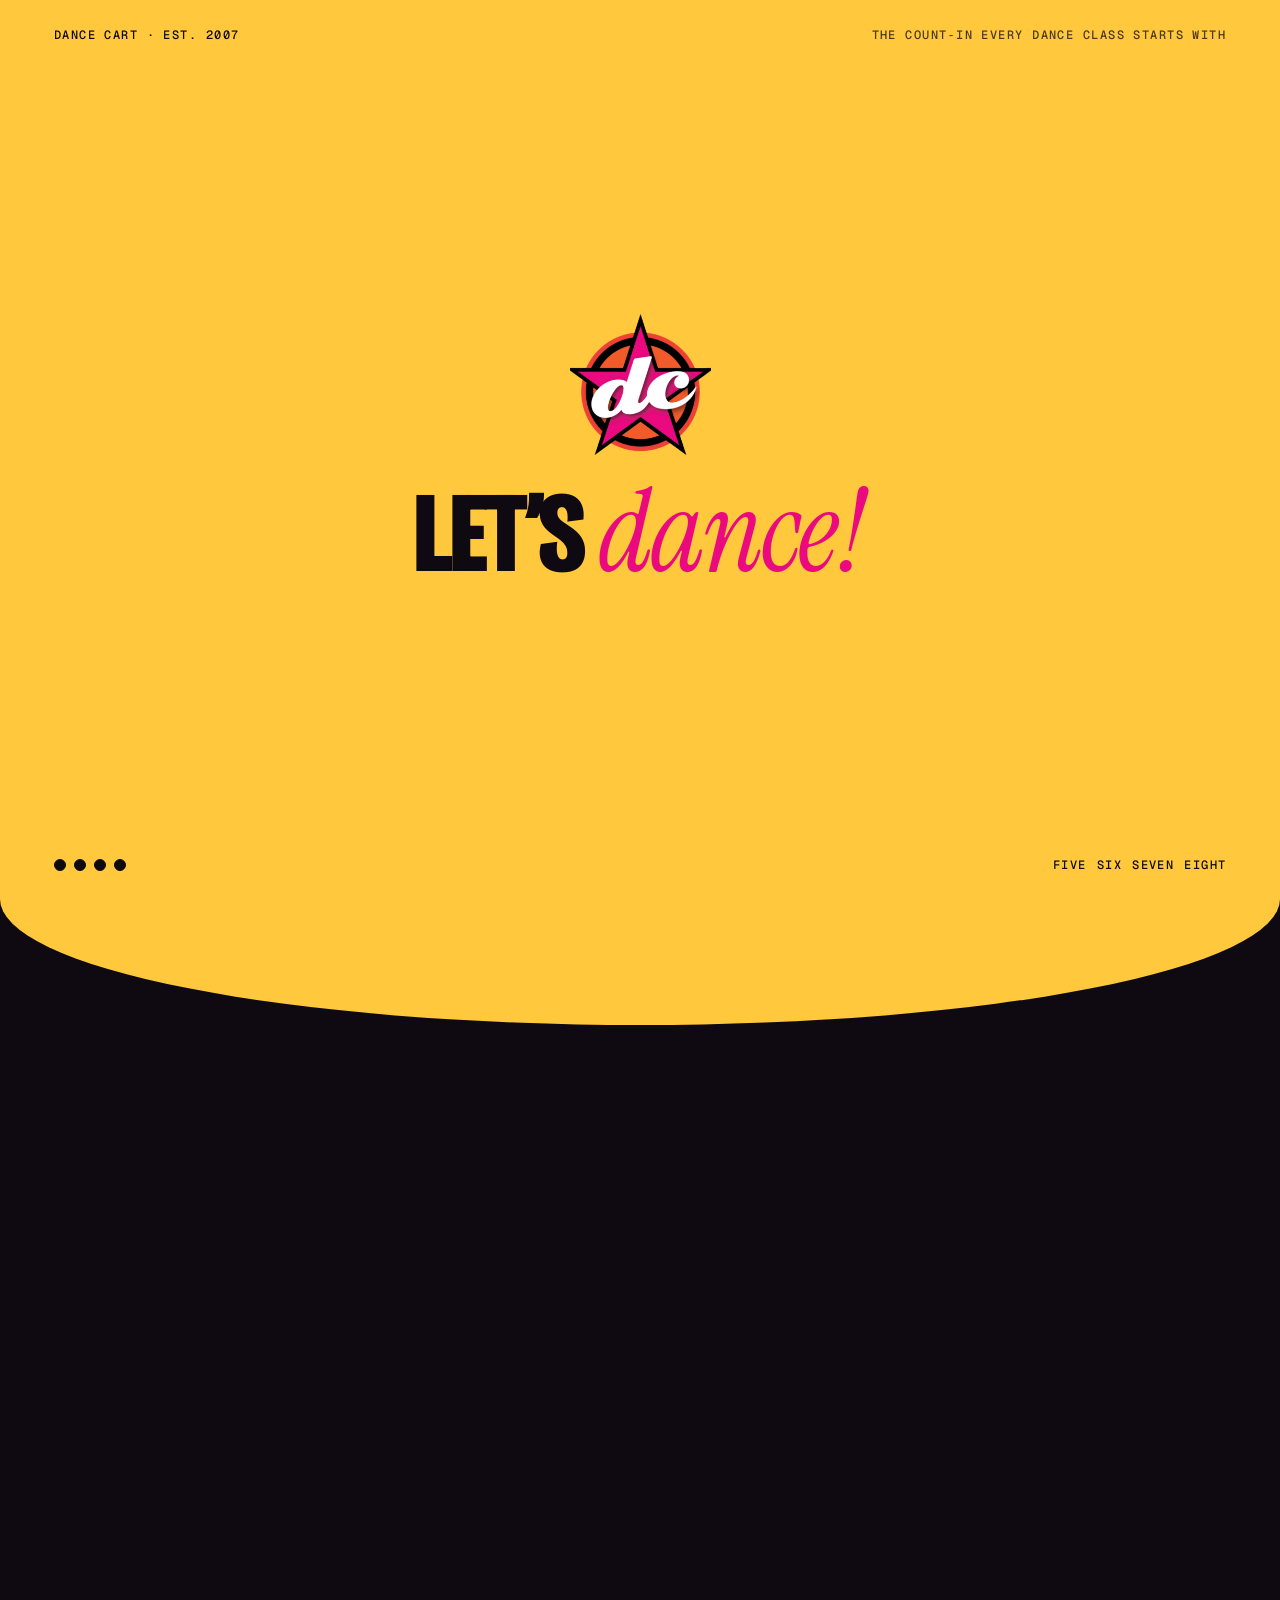
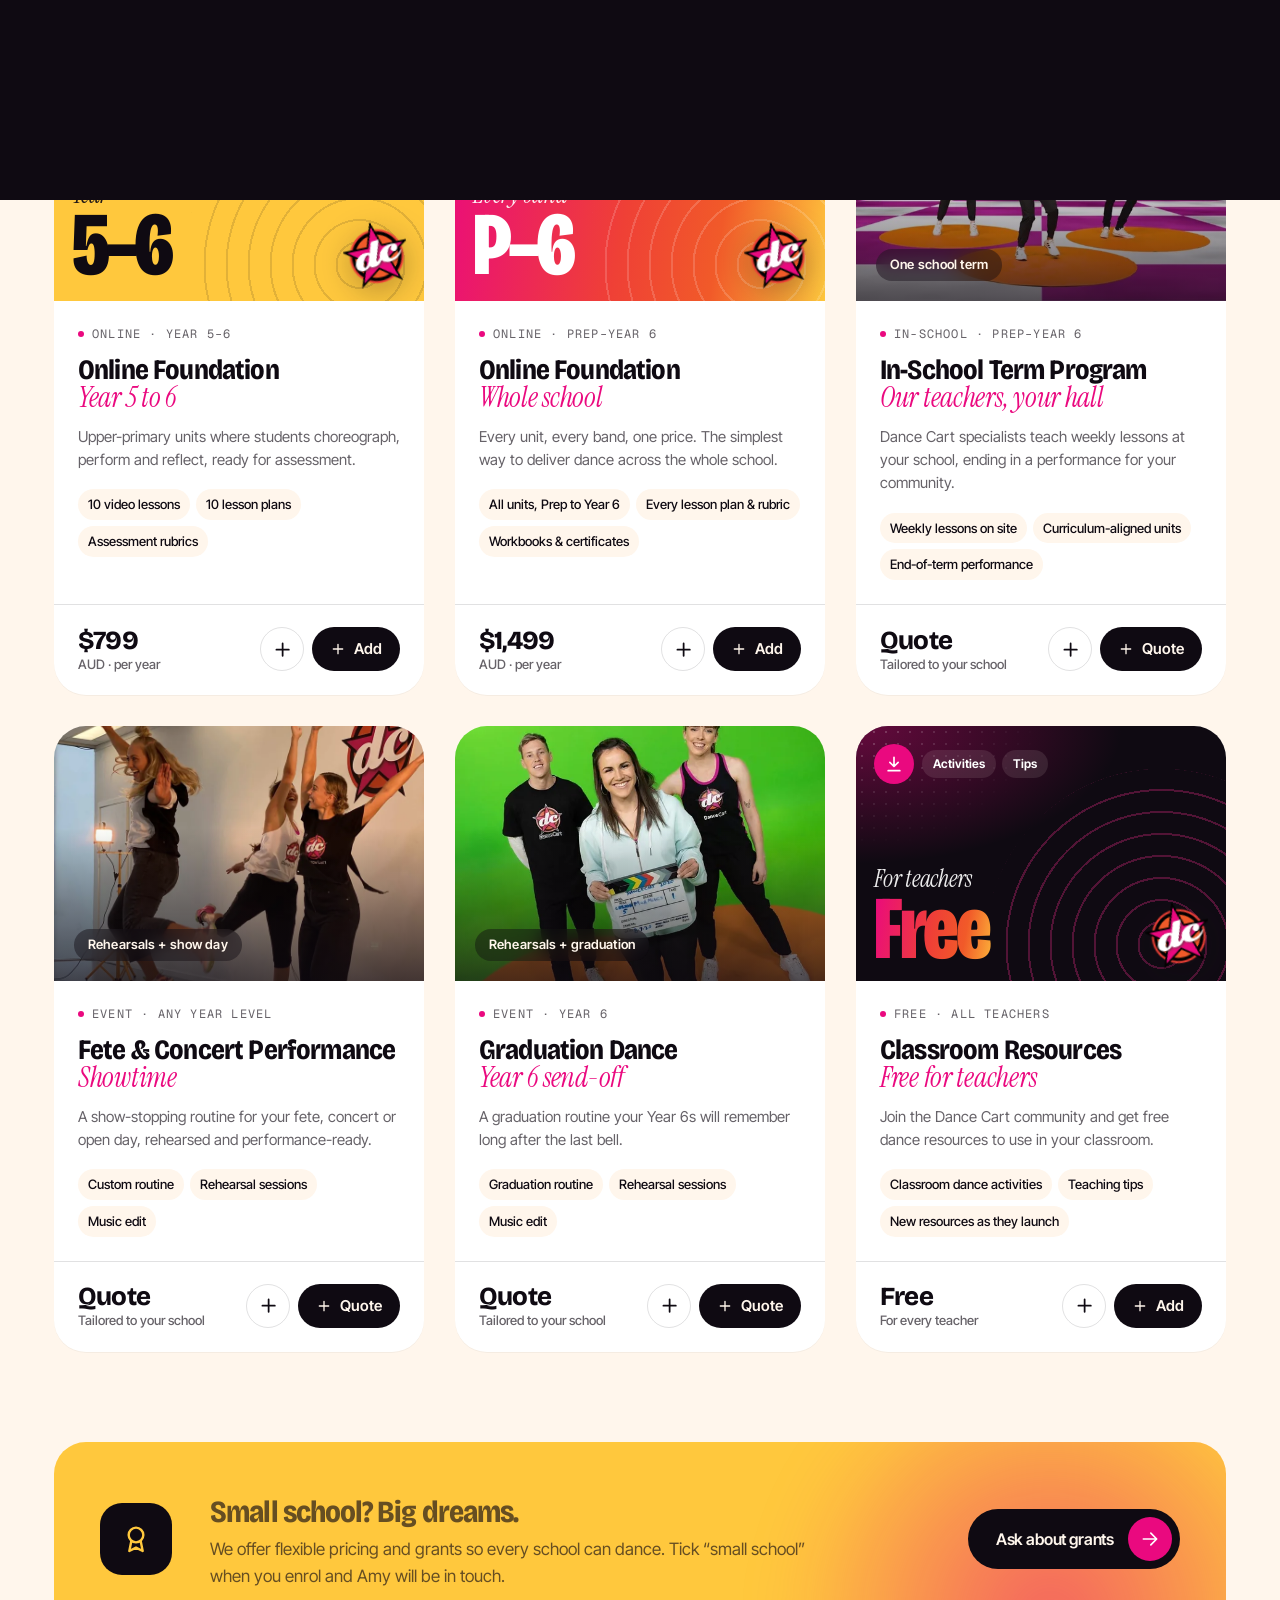
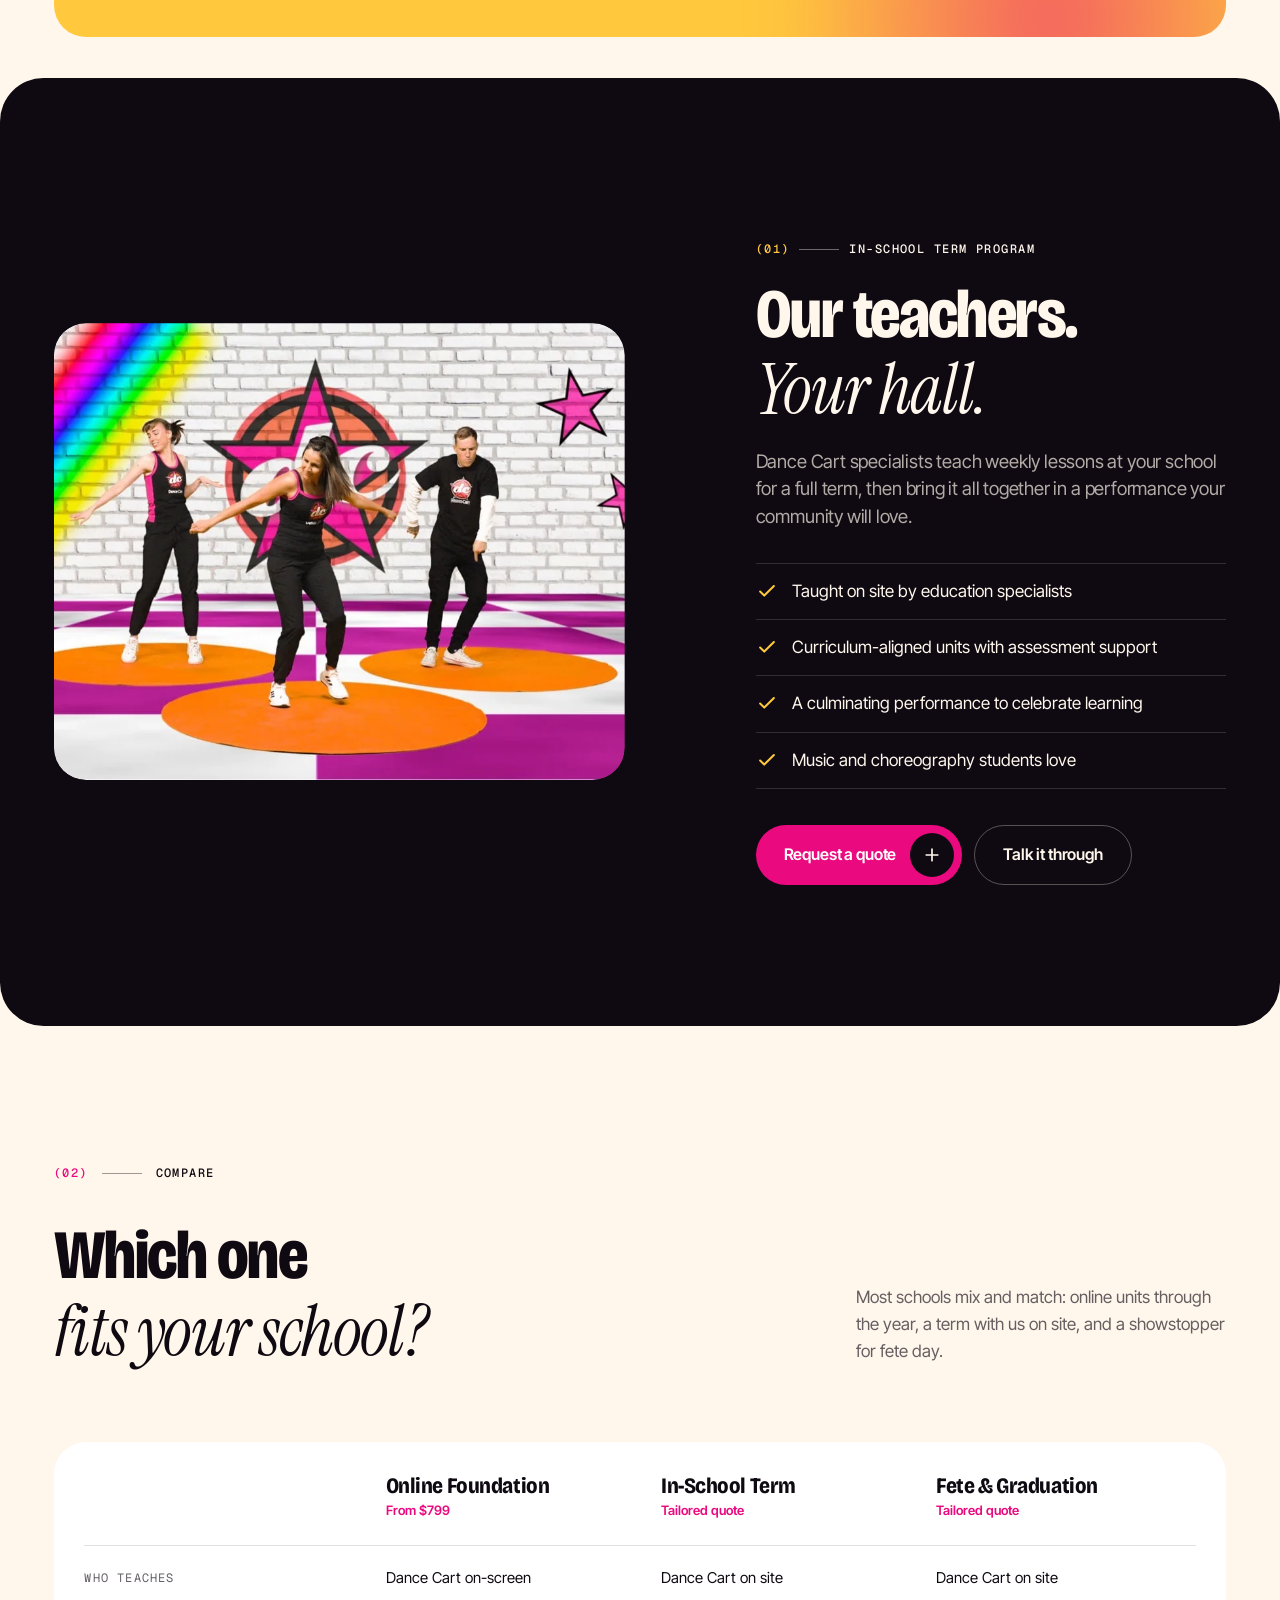
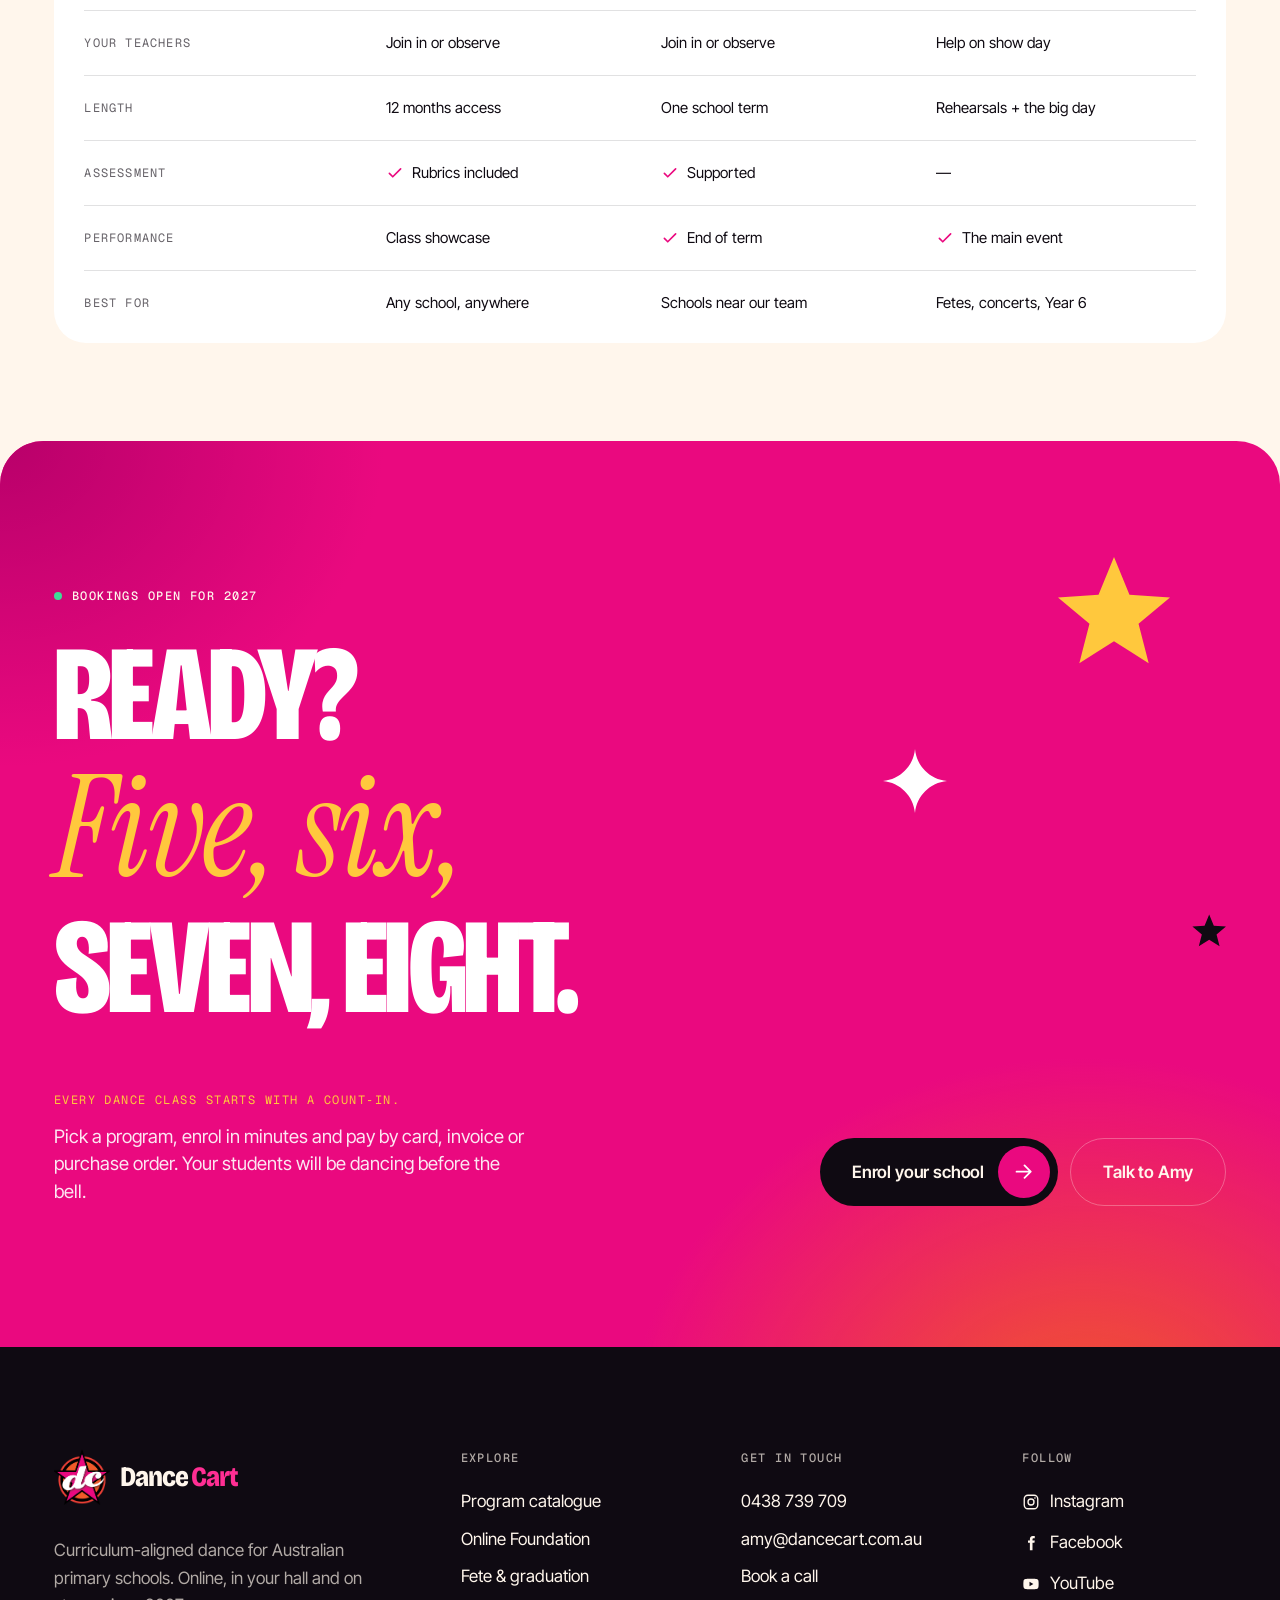
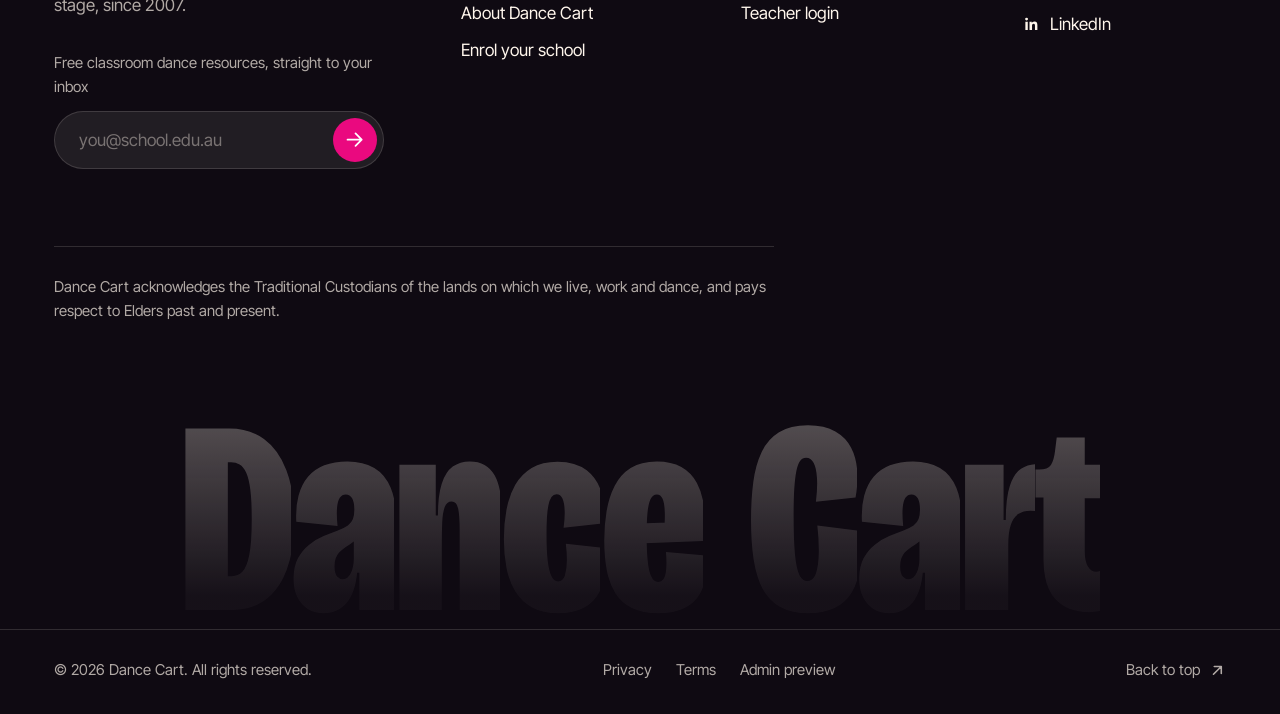
<file: programs.html>
<!doctype html>
<html lang="en-AU">
<head>
  <meta charset="utf-8">
  <meta name="viewport" content="width=device-width, initial-scale=1, viewport-fit=cover">
  <title>Program catalogue | Dance Cart school dance programs</title>
  <meta name="description" content="Browse every Dance Cart program in one place. Filter by year level and format, compare prices and enrol your school online in minutes.">
  <meta name="robots" content="index, follow">
  <link rel="canonical" href="https://www.dancecart.com.au/programs.html">
  <meta name="theme-color" content="#0f0a12">
  <meta property="og:type" content="website">
  <meta property="og:site_name" content="Dance Cart">
  <meta property="og:title" content="Program catalogue | Dance Cart school dance programs">
  <meta property="og:description" content="Browse every Dance Cart program in one place. Filter by year level and format, compare prices and enrol your school online in minutes.">
  <meta property="og:url" content="https://www.dancecart.com.au/programs.html">
  <meta property="og:image" content="assets/img/og.jpg">
  <meta name="twitter:card" content="summary_large_image">
  <link rel="icon" href="assets/img/favicon.svg" type="image/svg+xml">
  <link rel="icon" href="assets/img/favicon-32.png" sizes="32x32" type="image/png">
  <link rel="apple-touch-icon" href="assets/img/apple-touch-icon.png">
  <script>
    /* Before first paint: preloader on the first visit of a session,
       a curtain when arriving from another page of the site. */
    (function (d) {
      var h = d.documentElement; h.classList.add('js');
      try {
        if (window.matchMedia('(prefers-reduced-motion: reduce)').matches) return;
        var s = window.sessionStorage;
        if (!s.getItem('dc-seen')) h.classList.add('is-loading');
        else if (s.getItem('dc-nav')) h.classList.add('is-entering');
        setTimeout(function () { h.classList.remove('is-loading', 'is-entering'); }, 6000);
      } catch (e) {}
    })(document);
  </script>
  <link rel="preload" href="assets/fonts/bricolage-grotesque-normal-200-800.woff2" as="font" type="font/woff2" crossorigin>
  <link rel="preload" href="assets/fonts/inter-tight-normal-300-700.woff2" as="font" type="font/woff2" crossorigin>
  <link rel="preload" href="assets/fonts/instrument-serif-italic-400.woff2" as="font" type="font/woff2" crossorigin>
  <link rel="stylesheet" href="assets/css/fonts.css?v=c5fd3fbf">
  <link rel="stylesheet" href="assets/css/main.css?v=0a6842bb">
  <script type="application/ld+json">
  {
    "@context": "https://schema.org",
    "@type": "EducationalOrganization",
    "name": "Dance Cart",
    "url": "https://www.dancecart.com.au",
    "email": "amy@dancecart.com.au",
    "telephone": "+61 438 739 709",
    "foundingDate": "2007",
    "description": "Curriculum-aligned dance programs for Australian primary schools: online, in-school, fete and graduation performances.",
    "areaServed": "Australia",
    "address": { "@type": "PostalAddress", "addressLocality": "Brisbane", "addressRegion": "QLD", "addressCountry": "AU" },
    "sameAs": [
      "https://www.facebook.com/Dancecart/",
      "https://www.instagram.com/dance.cart/",
      "https://www.linkedin.com/company/dance-cart/",
      "https://www.youtube.com/channel/UClw1FPyxZNXL_c0dzCB1tfg"
    ]
  }
  </script>
</head>
<body data-page="programs" class="" id="top">
  <a class="skip-link" href="#main">Skip to content</a>

  <svg width="0" height="0" style="position:absolute" aria-hidden="true" focusable="false">
    <defs>
      <symbol id="i-star" viewBox="0 0 24 24"><path d="M12 1.5l2.9 7.1 7.6.5-5.9 4.9 1.9 7.4L12 17.3l-6.5 4.1 1.9-7.4L1.5 9.1l7.6-.5z" fill="currentColor"/></symbol>
      <symbol id="i-spark" viewBox="0 0 24 24"><path d="M12 0c.6 6.4 5.6 11.4 12 12-6.4.6-11.4 5.6-12 12-.6-6.4-5.6-11.4-12-12C6.4 11.4 11.4 6.4 12 0z" fill="currentColor"/></symbol>
      <symbol id="i-arrow" viewBox="0 0 24 24"><path d="M4 12h15m-6-7 7 7-7 7" fill="none" stroke="currentColor" stroke-width="2" stroke-linecap="round" stroke-linejoin="round"/></symbol>
      <symbol id="i-arrow-ur" viewBox="0 0 24 24"><path d="M7 17 17 7M8 7h9v9" fill="none" stroke="currentColor" stroke-width="2" stroke-linecap="round" stroke-linejoin="round"/></symbol>
      <symbol id="i-arrow-l" viewBox="0 0 24 24"><path d="M20 12H5m6-7-7 7 7 7" fill="none" stroke="currentColor" stroke-width="2" stroke-linecap="round" stroke-linejoin="round"/></symbol>
      <symbol id="i-cart" viewBox="0 0 24 24"><path d="M3 4h2.2l2.3 11.2a2 2 0 0 0 2 1.6h7.9a2 2 0 0 0 2-1.5L21 8H6.1M10 21h.01M17 21h.01" fill="none" stroke="currentColor" stroke-width="1.8" stroke-linecap="round" stroke-linejoin="round"/></symbol>
      <symbol id="i-close" viewBox="0 0 24 24"><path d="M6 6l12 12M18 6 6 18" fill="none" stroke="currentColor" stroke-width="2" stroke-linecap="round"/></symbol>
      <symbol id="i-plus" viewBox="0 0 24 24"><path d="M12 5v14M5 12h14" fill="none" stroke="currentColor" stroke-width="2" stroke-linecap="round"/></symbol>
      <symbol id="i-minus" viewBox="0 0 24 24"><path d="M5 12h14" fill="none" stroke="currentColor" stroke-width="2" stroke-linecap="round"/></symbol>
      <symbol id="i-check" viewBox="0 0 24 24"><path d="m4.5 12.5 4.5 4.5 10.5-10.5" fill="none" stroke="currentColor" stroke-width="2.2" stroke-linecap="round" stroke-linejoin="round"/></symbol>
      <symbol id="i-play" viewBox="0 0 24 24"><path d="M8 5.5v13l10.5-6.5z" fill="currentColor"/></symbol>
      <symbol id="i-phone" viewBox="0 0 24 24"><path d="M5 3h3.5l1.8 4.6-2.3 1.5a11 11 0 0 0 6.9 6.9l1.5-2.3L21 15.5V19a2 2 0 0 1-2.2 2A17 17 0 0 1 3 5.2 2 2 0 0 1 5 3z" fill="none" stroke="currentColor" stroke-width="1.8" stroke-linejoin="round"/></symbol>
      <symbol id="i-mail" viewBox="0 0 24 24"><path d="M3.5 5.5h17v13h-17zM4 6l8 6.5L20 6" fill="none" stroke="currentColor" stroke-width="1.8" stroke-linejoin="round"/></symbol>
      <symbol id="i-calendar" viewBox="0 0 24 24"><path d="M4 6.5h16V20H4zM4 10.5h16M8.5 3.5v5M15.5 3.5v5" fill="none" stroke="currentColor" stroke-width="1.8" stroke-linecap="round" stroke-linejoin="round"/></symbol>
      <symbol id="i-card" viewBox="0 0 24 24"><path d="M3 6h18v12H3zM3 10h18M7 15h4" fill="none" stroke="currentColor" stroke-width="1.8" stroke-linecap="round" stroke-linejoin="round"/></symbol>
      <symbol id="i-doc" viewBox="0 0 24 24"><path d="M6 3h8l4 4v14H6zM14 3v4h4M9 12h6M9 16h6" fill="none" stroke="currentColor" stroke-width="1.8" stroke-linecap="round" stroke-linejoin="round"/></symbol>
      <symbol id="i-receipt" viewBox="0 0 24 24"><path d="M6 3h12v18l-3-2-3 2-3-2-3 2zM9 8h6M9 12h6" fill="none" stroke="currentColor" stroke-width="1.8" stroke-linecap="round" stroke-linejoin="round"/></symbol>
      <symbol id="i-video" viewBox="0 0 24 24"><path d="M3 6.5h12v11H3zM15 10.5l6-3.5v10l-6-3.5" fill="none" stroke="currentColor" stroke-width="1.8" stroke-linejoin="round"/></symbol>
      <symbol id="i-music" viewBox="0 0 24 24"><path d="M9 18V5l11-2v13M9 18a3 3 0 1 1-6 0 3 3 0 0 1 6 0zM20 16a3 3 0 1 1-6 0 3 3 0 0 1 6 0z" fill="none" stroke="currentColor" stroke-width="1.8" stroke-linejoin="round"/></symbol>
      <symbol id="i-users" viewBox="0 0 24 24"><path d="M16 20v-1.5a4 4 0 0 0-4-4H6a4 4 0 0 0-4 4V20M9 11a3.5 3.5 0 1 0 0-7 3.5 3.5 0 0 0 0 7zM22 20v-1.5a4 4 0 0 0-3-3.9M15.5 4.2a3.5 3.5 0 0 1 0 6.6" fill="none" stroke="currentColor" stroke-width="1.8" stroke-linecap="round" stroke-linejoin="round"/></symbol>
      <symbol id="i-clock" viewBox="0 0 24 24"><circle cx="12" cy="12" r="8.5" fill="none" stroke="currentColor" stroke-width="1.8"/><path d="M12 7.5V12l3 2" fill="none" stroke="currentColor" stroke-width="1.8" stroke-linecap="round"/></symbol>
      <symbol id="i-award" viewBox="0 0 24 24"><circle cx="12" cy="9" r="5.5" fill="none" stroke="currentColor" stroke-width="1.8"/><path d="m8.5 13.5-1.5 7.5 5-2.5 5 2.5-1.5-7.5" fill="none" stroke="currentColor" stroke-width="1.8" stroke-linejoin="round"/></symbol>
      <symbol id="i-book" viewBox="0 0 24 24"><path d="M4 5a2 2 0 0 1 2-2h14v15H6a2 2 0 0 0-2 2zM4 20a2 2 0 0 0 2 2h14v-4" fill="none" stroke="currentColor" stroke-width="1.8" stroke-linejoin="round"/></symbol>
      <symbol id="i-shield" viewBox="0 0 24 24"><path d="M12 3 4.5 6v5.5c0 4.6 3.2 8.4 7.5 9.5 4.3-1.1 7.5-4.9 7.5-9.5V6z M8.5 12l2.5 2.5 4.5-4.5" fill="none" stroke="currentColor" stroke-width="1.8" stroke-linejoin="round" stroke-linecap="round"/></symbol>
      <symbol id="i-pin" viewBox="0 0 24 24"><path d="M12 21s-6.5-5.6-6.5-11a6.5 6.5 0 0 1 13 0c0 5.4-6.5 11-6.5 11z" fill="none" stroke="currentColor" stroke-width="1.8"/><circle cx="12" cy="10" r="2.4" fill="none" stroke="currentColor" stroke-width="1.8"/></symbol>
      <symbol id="i-download" viewBox="0 0 24 24"><path d="M12 4v11m-5-5 5 5 5-5M5 20h14" fill="none" stroke="currentColor" stroke-width="2" stroke-linecap="round" stroke-linejoin="round"/></symbol>
      <symbol id="i-search" viewBox="0 0 24 24"><circle cx="11" cy="11" r="6.5" fill="none" stroke="currentColor" stroke-width="1.8"/><path d="m16 16 4.5 4.5" fill="none" stroke="currentColor" stroke-width="1.8" stroke-linecap="round"/></symbol>
      <symbol id="i-lock" viewBox="0 0 24 24"><path d="M5.5 10.5h13V21h-13zM8 10.5V7.5a4 4 0 0 1 8 0v3" fill="none" stroke="currentColor" stroke-width="1.8" stroke-linejoin="round"/></symbol>
      <symbol id="i-facebook" viewBox="0 0 24 24"><path d="M14 8.5V7c0-.8.5-1.2 1.2-1.2H17V2.6h-2.6C11.6 2.6 10.5 4.4 10.5 7v1.5H8v3.3h2.5V21.5H14V11.8h2.6l.4-3.3z" fill="currentColor"/></symbol>
      <symbol id="i-instagram" viewBox="0 0 24 24"><rect x="3" y="3" width="18" height="18" rx="5" fill="none" stroke="currentColor" stroke-width="1.8"/><circle cx="12" cy="12" r="4" fill="none" stroke="currentColor" stroke-width="1.8"/><circle cx="17.3" cy="6.7" r="1.1" fill="currentColor"/></symbol>
      <symbol id="i-linkedin" viewBox="0 0 24 24"><path d="M4.5 9h3.2v11H4.5zM6.1 3.5a1.9 1.9 0 1 1 0 3.8 1.9 1.9 0 0 1 0-3.8zM10 9h3v1.6c.5-.9 1.7-1.9 3.5-1.9 3.4 0 4 2.2 4 5.1V20h-3.2v-5.5c0-1.3 0-3-1.8-3s-2.1 1.4-2.1 2.9V20H10z" fill="currentColor"/></symbol>
      <symbol id="i-youtube" viewBox="0 0 24 24"><path d="M22 8.2c-.2-1.6-1-2.7-2.6-2.9C16.9 5 12 5 12 5s-4.9 0-7.4.3C3 5.5 2.2 6.6 2 8.2 1.8 9.6 1.8 12 1.8 12s0 2.4.2 3.8c.2 1.6 1 2.7 2.6 2.9C7.1 19 12 19 12 19s4.9 0 7.4-.3c1.6-.2 2.4-1.3 2.6-2.9.2-1.4.2-3.8.2-3.8s0-2.4-.2-3.8zM10 15V9l5.2 3z" fill="currentColor"/></symbol>
      <symbol id="i-x" viewBox="0 0 24 24"><path d="M17.5 3h3.2l-7 8 8.2 10h-6.4l-5-6.2L4.8 21H1.6l7.5-8.6L1.2 3h6.6l4.5 5.7zm-1.1 16.2h1.8L6.7 4.7H4.8z" fill="currentColor"/></symbol>
    </defs>
  </svg>

  <div class="preloader" aria-hidden="true" title="Click to skip">
    <div class="preloader__layer preloader__layer--1"></div>
    <div class="preloader__layer preloader__layer--2"></div>
    <div class="preloader__layer preloader__layer--3"></div>

    <div class="preloader__top">
      <span class="label">Dance Cart &middot; Est. 2007</span>
      <span class="label preloader__hint">The count&#8209;in every dance class starts with</span>
    </div>

    <div class="preloader__count">
      <span class="preloader__num">5</span><span class="preloader__num">6</span><span class="preloader__num">7</span><span class="preloader__num">8</span>
      <div class="preloader__go">
        <img src="assets/img/dc-mark.png" alt="" width="140" height="140">
        <span>Let&rsquo;s <em>dance!</em></span>
      </div>
    </div>

    <div class="preloader__bottom">
      <span class="preloader__beats"><i></i><i></i><i></i><i></i></span>
      <span class="label preloader__words"><b>Five</b> <b>six</b> <b>seven</b> <b>eight</b></span>
    </div>
  </div>


  <div class="curtain" aria-hidden="true">
    <div class="curtain__panel curtain__panel--1"></div>
    <div class="curtain__panel curtain__panel--2"></div>
    <div class="curtain__panel curtain__panel--3"><img src="assets/img/dc-mark.png" alt="" width="96" height="96"></div>
  </div>

  <header class="header" data-header>
    <div class="header__inner">
      <a class="brand" href="index.html" aria-label="Dance Cart home">
        <img class="brand__mark" src="assets/img/dc-mark.png" alt="" width="44" height="44">
        <span class="brand__word">Dance<span>Cart</span></span>
      </a>

      <nav class="nav" aria-label="Main">
        <ul class="nav__list">
          <li><a class="nav__link" href="programs.html" data-nav="programs" aria-current="page">Programs</a></li>
          <li><a class="nav__link" href="online-foundation.html" data-nav="online-foundation">Online program</a></li>
          <li><a class="nav__link" href="events.html" data-nav="events">Fete &amp; graduation</a></li>
          <li><a class="nav__link" href="about.html" data-nav="about">About</a></li>
          <li><a class="nav__link" href="contact.html" data-nav="contact">Contact</a></li>
        </ul>
      </nav>

      <div class="header__actions">
        <a class="header__login" href="https://www.dancecart.com.au/online-courses/">Teacher login</a>
        <button class="cart-btn" type="button" data-cart-open aria-label="Open your enrolment cart">
          <svg class="i"><use href="#i-cart"/></svg>
          <span class="cart-btn__count" data-cart-count>0</span>
        </button>
        <a class="btn btn--primary btn--sm header__cta" href="enrol.html" data-magnetic><span class="btn__text" data-text="Enrol now">Enrol now</span></a>
        <button class="burger" type="button" aria-label="Open menu" aria-expanded="false" aria-controls="menu" data-menu-toggle>
          <span></span><span></span>
        </button>
      </div>
    </div>
  </header>

  <div class="menu" id="menu" aria-hidden="true">
    <div class="menu__bg"></div>
    <nav class="menu__inner" aria-label="Mobile">
      <ul class="menu__list">
        <li><a href="index.html" data-nav="home"><span class="menu__num">01</span>Home</a></li>
        <li><a href="programs.html" data-nav="programs" aria-current="page"><span class="menu__num">02</span>Programs</a></li>
        <li><a href="online-foundation.html" data-nav="online-foundation"><span class="menu__num">03</span>Online program</a></li>
        <li><a href="events.html" data-nav="events"><span class="menu__num">04</span>Fete &amp; grad</a></li>
        <li><a href="about.html" data-nav="about"><span class="menu__num">05</span>About</a></li>
        <li><a href="contact.html" data-nav="contact"><span class="menu__num">06</span>Contact</a></li>
      </ul>
      <div class="menu__foot">
        <a class="btn btn--primary" href="enrol.html"><span class="btn__text" data-text="Enrol your school">Enrol your school</span><span class="btn__icon"><svg class="i"><use href="#i-arrow"/></svg></span></a>
        <div class="menu__contact">
          <a href="tel:+61438739709">0438 739 709</a>
          <a href="mailto:amy@dancecart.com.au">amy@dancecart.com.au</a>
          <a href="https://www.dancecart.com.au/online-courses/">Teacher login</a>
        </div>
      </div>
    </nav>
  </div>


  <main id="main" tabindex="-1">
<section class="page-hero" aria-labelledby="page-title">
      <div class="hero__bg" aria-hidden="true"><div class="hero__grid-lines"></div><div class="blob blob--pink"></div><div class="blob blob--orange"></div></div>
      <div class="container">
        <nav class="page-hero__crumbs label" aria-label="Breadcrumb" data-reveal="fade"><a href="index.html">Home</a><span>/</span><span>Programs</span></nav>
        <h1 class="page-hero__title" id="page-title" data-split><span>The program</span><span><em>catalogue.</em></span></h1>
        <div class="page-hero__row">
          <p class="page-hero__lead" data-reveal style="--d:.3s">Every Dance Cart program in one place. Filter by year level and format, see the price up front and add to your enrolment. No email chains, no waiting for a reply.</p>
          <div class="page-hero__aside" data-reveal style="--d:.4s">
            <span class="chip chip--glass"><svg class="i"><use href="#i-check"/></svg>Curriculum aligned</span>
            <span class="chip chip--glass"><svg class="i"><use href="#i-card"/></svg>Card, invoice or PO</span>
            <span class="chip chip--sun"><svg class="i"><use href="#i-spark"/></svg>Small-school grants</span>
          </div>
        </div>
      </div>
    </section>

    <section class="section section--tight section--after-hero" aria-label="All programs" >
      <div class="container">
        <div class="filters" data-reveal="fade">
          <div class="filters__bar">
            <div class="filters__group" role="group" aria-label="Year level" data-filter="band"></div>
            <div class="filters__group" role="group" aria-label="Format" data-filter="mode"></div>
            <label class="filters__search"><svg class="i"><use href="#i-search"/></svg><span class="sr-only">Search programs</span><input type="search" placeholder="Search programs" data-search></label>
          </div>
        </div>
        <div class="filters__meta">
          <p class="filters__count" data-count-out aria-live="polite">Showing 9 programs</p>
          <label class="filters__sort">Sort by
            <select data-sort>
              <option value="featured">Featured</option>
              <option value="price-asc">Price: low to high</option>
              <option value="price-desc">Price: high to low</option>
              <option value="name">Name</option>
            </select>
          </label>
        </div>
        <div class="cat-grid" data-catalogue style="margin-top:24px"></div>

        <div class="callout callout--sun cat-callout" data-reveal>
          <span class="callout__icon"><svg class="i"><use href="#i-award"/></svg></span>
          <div>
            <p class="callout__title">Small school? Big dreams.</p>
            <p>We offer flexible pricing and grants so every school can dance. Tick &ldquo;small school&rdquo; when you enrol and Amy will be in touch.</p>
          </div>
          <a class="btn btn--dark" href="contact.html"><span class="btn__text" data-text="Ask about grants">Ask about grants</span><span class="btn__icon"><svg class="i"><use href="#i-arrow"/></svg></span></a>
        </div>
      </div>
    </section>

    <section class="section section--ink section--round" id="in-school" aria-labelledby="inschool-title">
      <div class="container split">
        <div class="split__media">
          <div class="split__frame" data-clip><img src="assets/img/rainbow-studio-1242.webp" alt="Dance Cart teachers performing a routine in front of a rainbow wall" loading="lazy" width="1242" height="698" style="object-position:60% 50%"></div>
        </div>
        <div class="split__body">
          <p class="label" data-reveal><span class="label__num">(01)</span><span class="label__line"></span>In-school term program</p>
          <h2 class="h2" id="inschool-title" data-split><span>Our teachers.</span><span><em>Your hall.</em></span></h2>
          <p class="lead muted" data-reveal>Dance Cart specialists teach weekly lessons at your school for a full term, then bring it all together in a performance your community will love.</p>
          <ul class="ticks" data-reveal>
            <li><svg class="i"><use href="#i-check"/></svg>Taught on site by education specialists</li>
            <li><svg class="i"><use href="#i-check"/></svg>Curriculum-aligned units with assessment support</li>
            <li><svg class="i"><use href="#i-check"/></svg>A culminating performance to celebrate learning</li>
            <li><svg class="i"><use href="#i-check"/></svg>Music and choreography students love</li>
          </ul>
          <div class="spot__ctas" data-reveal>
            <button class="btn btn--primary" type="button" data-add="in-school" data-magnetic><span class="btn__text" data-text="Request a quote">Request a quote</span><span class="btn__icon"><svg class="i"><use href="#i-plus"/></svg></span></button>
            <a class="btn btn--ghost-light" href="contact.html"><span class="btn__text" data-text="Talk it through">Talk it through</span></a>
          </div>
        </div>
      </div>
    </section>

    <section class="section" aria-labelledby="compare-title">
      <div class="container">
        <div class="sec-head">
          <p class="sec-head__label label" data-reveal><span class="label__num">(02)</span><span class="label__line"></span>Compare</p>
          <h2 class="sec-head__title h2" id="compare-title" data-split><span>Which one</span><span><em>fits your school?</em></span></h2>
          <div class="sec-head__aside" data-reveal><p class="muted">Most schools mix and match: online units through the year, a term with us on site, and a showstopper for fete day.</p></div>
        </div>
        <div class="compare" data-reveal>
          <div class="compare__row compare__row--head">
            <span></span>
            <span><strong>Online Foundation</strong><small>From $799</small></span>
            <span><strong>In-School Term</strong><small>Tailored quote</small></span>
            <span><strong>Fete &amp; Graduation</strong><small>Tailored quote</small></span>
          </div>
          <div class="compare__row"><span>Who teaches</span><span>Dance Cart on-screen</span><span>Dance Cart on site</span><span>Dance Cart on site</span></div>
          <div class="compare__row"><span>Your teachers</span><span>Join in or observe</span><span>Join in or observe</span><span>Help on show day</span></div>
          <div class="compare__row"><span>Length</span><span>12 months access</span><span>One school term</span><span>Rehearsals + the big day</span></div>
          <div class="compare__row"><span>Assessment</span><span><svg class="i"><use href="#i-check"/></svg>Rubrics included</span><span><svg class="i"><use href="#i-check"/></svg>Supported</span><span>&mdash;</span></div>
          <div class="compare__row"><span>Performance</span><span>Class showcase</span><span><svg class="i"><use href="#i-check"/></svg>End of term</span><span><svg class="i"><use href="#i-check"/></svg>The main event</span></div>
          <div class="compare__row"><span>Best for</span><span>Any school, anywhere</span><span>Schools near our team</span><span>Fetes, concerts, Year 6</span></div>
        </div>
      </div>
    </section>
  </main>

  <footer class="footer">
    <section class="footer-cta" aria-labelledby="footer-cta-title">
      <div class="footer-cta__glow" aria-hidden="true"></div>
      <div class="container">
        <p class="label label--light"><span class="label__dot"></span>Bookings open for 2027</p>
        <h2 class="footer-cta__title" id="footer-cta-title" data-split>
          <span>Ready?</span>
          <span><em>Five, six,</em></span>
          <span>seven, eight.</span>
        </h2>
        <div class="footer-cta__row">
          <p class="footer-cta__lead"><span class="footer-cta__aside">Every dance class starts with a count&#8209;in.</span> Pick a program, enrol in minutes and pay by card, invoice or purchase order. Your students will be dancing before the bell.</p>
          <div class="footer-cta__btns">
            <a class="btn btn--primary btn--lg" href="enrol.html" data-magnetic><span class="btn__text" data-text="Enrol your school">Enrol your school</span><span class="btn__icon"><svg class="i"><use href="#i-arrow"/></svg></span></a>
            <a class="btn btn--ghost-light btn--lg" href="contact.html"><span class="btn__text" data-text="Talk to Amy">Talk to Amy</span></a>
          </div>
        </div>
      </div>
      <div class="footer-cta__stars" aria-hidden="true">
        <svg class="i star-a"><use href="#i-star"/></svg>
        <svg class="i star-b"><use href="#i-spark"/></svg>
        <svg class="i star-c"><use href="#i-star"/></svg>
      </div>
    </section>

    <div class="footer__main">
      <div class="container footer__grid">
        <div class="footer__brand">
          <a class="brand brand--footer" href="index.html" aria-label="Dance Cart home">
            <img class="brand__mark" src="assets/img/dc-mark.png" alt="" width="56" height="56" loading="lazy">
            <span class="brand__word">Dance<span>Cart</span></span>
          </a>
          <p>Curriculum-aligned dance for Australian primary schools. Online, in your hall and on stage, since 2007.</p>
          <form class="signup" data-signup>
            <label class="signup__label" for="signup-email">Free classroom dance resources, straight to your inbox</label>
            <div class="signup__row">
              <input id="signup-email" type="email" name="email" placeholder="you@school.edu.au" autocomplete="email" required>
              <button class="signup__btn" type="submit" aria-label="Sign up"><svg class="i"><use href="#i-arrow"/></svg></button>
            </div>
          </form>
        </div>

        <div class="footer__col">
          <h3 class="footer__h">Explore</h3>
          <ul>
            <li><a href="programs.html">Program catalogue</a></li>
            <li><a href="online-foundation.html">Online Foundation</a></li>
            <li><a href="events.html">Fete &amp; graduation</a></li>
            <li><a href="about.html">About Dance Cart</a></li>
            <li><a href="enrol.html">Enrol your school</a></li>
          </ul>
        </div>

        <div class="footer__col">
          <h3 class="footer__h">Get in touch</h3>
          <ul>
            <li><a href="tel:+61438739709">0438 739 709</a></li>
            <li><a href="mailto:amy@dancecart.com.au">amy@dancecart.com.au</a></li>
            <li><a href="contact.html">Book a call</a></li>
            <li><a href="https://www.dancecart.com.au/online-courses/">Teacher login</a></li>
          </ul>
        </div>

        <div class="footer__col">
          <h3 class="footer__h">Follow</h3>
          <ul class="footer__social">
            <li><a href="https://www.instagram.com/dance.cart/" aria-label="Instagram"><svg class="i"><use href="#i-instagram"/></svg>Instagram</a></li>
            <li><a href="https://www.facebook.com/Dancecart/" aria-label="Facebook"><svg class="i"><use href="#i-facebook"/></svg>Facebook</a></li>
            <li><a href="https://www.youtube.com/channel/UClw1FPyxZNXL_c0dzCB1tfg" aria-label="YouTube"><svg class="i"><use href="#i-youtube"/></svg>YouTube</a></li>
            <li><a href="https://www.linkedin.com/company/dance-cart/" aria-label="LinkedIn"><svg class="i"><use href="#i-linkedin"/></svg>LinkedIn</a></li>
          </ul>
        </div>
      </div>

      <div class="container">
        <p class="footer__ack">Dance Cart acknowledges the Traditional Custodians of the lands on which we live, work and dance, and pays respect to Elders past and present.</p>
      </div>

      <div class="footer__word" aria-hidden="true">Dance Cart</div>

      <div class="container footer__bottom">
        <span>&copy; <span data-year>2026</span> Dance Cart. All rights reserved.</span>
        <span class="footer__legal">
          <a href="https://www.dancecart.com.au/wp-content/uploads/2021/01/Dance-Cart-Privacy-Policy.pdf">Privacy</a>
          <a href="https://www.dancecart.com.au/wp-content/uploads/2021/01/Dance-Cart-Terms-and-Conditions.pdf">Terms</a>
          <a href="dashboard.html">Admin preview</a>
        </span>
        <a class="footer__top" href="#top">Back to top <svg class="i"><use href="#i-arrow-ur"/></svg></a>
      </div>
    </div>
  </footer>

  <div class="drawer" data-drawer aria-hidden="true">
    <div class="drawer__scrim" data-cart-close></div>
    <aside class="drawer__panel" role="dialog" aria-modal="true" aria-labelledby="drawer-title">
      <div class="drawer__head">
        <div>
          <p class="label">Your enrolment</p>
          <h2 class="drawer__title" id="drawer-title">The cart <em>so far</em></h2>
        </div>
        <button class="icon-btn" type="button" data-cart-close aria-label="Close cart"><svg class="i"><use href="#i-close"/></svg></button>
      </div>
      <div class="drawer__body" data-cart-lines></div>
      <div class="drawer__foot" data-cart-foot></div>
    </aside>
  </div>

  <div class="modal" data-modal aria-hidden="true">
    <div class="modal__scrim" data-modal-close></div>
    <div class="modal__panel" role="dialog" aria-modal="true" aria-label="Program details">
      <button class="icon-btn modal__close" type="button" data-modal-close aria-label="Close"><svg class="i"><use href="#i-close"/></svg></button>
      <div class="modal__body" data-modal-body></div>
    </div>
  </div>


  <div class="cursor" aria-hidden="true"><span class="cursor__dot"></span><span class="cursor__label"></span></div>
  <div class="toast" role="status" aria-live="polite"></div>

  <script src="assets/js/data.js?v=2b94a925" defer></script>
  <script src="assets/js/site.js?v=1be4f575" defer></script>
  <script src="assets/js/catalogue.js?v=b4497968" defer></script>
</body>
</html>
</file>
<file: assets/css/fonts.css>
@font-face {
  font-family: 'Bricolage Grotesque';
  font-style: normal;
  font-weight: 200 800;
  font-stretch: 75% 100%;
  font-display: swap;
  src: url('../fonts/bricolage-grotesque-normal-200-800.woff2') format('woff2');
  unicode-range: U+0000-00FF, U+0131, U+0152-0153, U+02BB-02BC, U+02C6, U+02DA, U+02DC, U+0304, U+0308, U+0329, U+2000-206F, U+20AC, U+2122, U+2191, U+2193, U+2212, U+2215, U+FEFF, U+FFFD;
}
@font-face {
  font-family: 'Geist Mono';
  font-style: normal;
  font-weight: 400 500;
  font-display: swap;
  src: url('../fonts/geist-mono-normal-400.woff2') format('woff2');
  unicode-range: U+0000-00FF, U+0131, U+0152-0153, U+02BB-02BC, U+02C6, U+02DA, U+02DC, U+0304, U+0308, U+0329, U+2000-206F, U+20AC, U+2122, U+2191, U+2193, U+2212, U+2215, U+FEFF, U+FFFD;
}
@font-face {
  font-family: 'Instrument Serif';
  font-style: italic;
  font-weight: 400;
  font-display: swap;
  src: url('../fonts/instrument-serif-italic-400.woff2') format('woff2');
  unicode-range: U+0000-00FF, U+0131, U+0152-0153, U+02BB-02BC, U+02C6, U+02DA, U+02DC, U+0304, U+0308, U+0329, U+2000-206F, U+20AC, U+2122, U+2191, U+2193, U+2212, U+2215, U+FEFF, U+FFFD;
}
@font-face {
  font-family: 'Instrument Serif';
  font-style: normal;
  font-weight: 400;
  font-display: swap;
  src: url('../fonts/instrument-serif-normal-400.woff2') format('woff2');
  unicode-range: U+0000-00FF, U+0131, U+0152-0153, U+02BB-02BC, U+02C6, U+02DA, U+02DC, U+0304, U+0308, U+0329, U+2000-206F, U+20AC, U+2122, U+2191, U+2193, U+2212, U+2215, U+FEFF, U+FFFD;
}
@font-face {
  font-family: 'Inter Tight';
  font-style: normal;
  font-weight: 300 700;
  font-display: swap;
  src: url('../fonts/inter-tight-normal-300-700.woff2') format('woff2');
  unicode-range: U+0000-00FF, U+0131, U+0152-0153, U+02BB-02BC, U+02C6, U+02DA, U+02DC, U+0304, U+0308, U+0329, U+2000-206F, U+20AC, U+2122, U+2191, U+2193, U+2212, U+2215, U+FEFF, U+FFFD;
}
</file>
<file: assets/css/main.css>
/* ==========================================================================
   Dance Cart — main stylesheet
   1. Tokens          5. Header & menu     9. Cards & catalogue
   2. Base            6. Buttons & bits   10. Forms & enrolment
   3. Layout          7. Sections         11. Drawer, modal, toast
   4. Motion system   8. Page heroes      12. Responsive
   ========================================================================== */

/* 1. Tokens ---------------------------------------------------------------- */
:root {
  --ink: #0f0a12;
  --ink-2: #19121d;
  --ink-3: #261c2b;
  --ink-line: rgba(255, 246, 236, 0.14);
  --paper: #fff6ec;
  --paper-2: #f8eadb;
  --paper-3: #f0dcc7;
  --paper-line: rgba(15, 10, 18, 0.12);
  --white: #ffffff;
  --muted: rgba(15, 10, 18, 0.64);
  --muted-light: rgba(255, 246, 236, 0.68);

  --pink: #ea097f;
  --pink-hot: #ff2e93;
  --pink-soft: #ffd3e8;
  --orange: #f15a29;
  --red: #ef4036;
  --sun: #ffc83d;
  --sun-soft: #fff0c2;
  --mint: #3ddc97;

  --grad: linear-gradient(100deg, var(--pink) 0%, var(--red) 48%, var(--orange) 72%, var(--sun) 100%);
  --grad-soft: linear-gradient(135deg, #ff2e93 0%, #f15a29 100%);

  --f-display: 'Bricolage Grotesque', 'Arial Black', system-ui, sans-serif;
  --f-serif: 'Instrument Serif', Georgia, 'Times New Roman', serif;
  --f-body: 'Inter Tight', system-ui, -apple-system, 'Segoe UI', sans-serif;
  --f-mono: 'Geist Mono', ui-monospace, 'SF Mono', Menlo, monospace;

  --fs-mega: clamp(3.4rem, 10.6vw, 11.5rem);
  --fs-h1: clamp(3rem, 8.2vw, 8.75rem);
  --fs-h2: clamp(2.5rem, 5.4vw, 5.5rem);
  --fs-h3: clamp(1.625rem, 2.5vw, 2.375rem);
  --fs-h4: clamp(1.25rem, 1.6vw, 1.5rem);
  --fs-lead: clamp(1.125rem, 1.45vw, 1.375rem);
  --fs-body: 1.0625rem;
  --fs-sm: 0.9375rem;
  --fs-xs: 0.8125rem;
  --fs-label: 0.75rem;

  --gutter: clamp(20px, 4.2vw, 64px);
  --max: 1440px;
  --section: clamp(96px, 11vw, 168px);
  --gap: clamp(20px, 2.4vw, 32px);
  --gap-lg: clamp(40px, 6vw, 96px);

  --r-sm: 12px;
  --r: 20px;
  --r-lg: 32px;
  --r-xl: clamp(28px, 3.4vw, 48px);
  --r-pill: 999px;

  --ease: cubic-bezier(0.22, 1, 0.36, 1);
  --ease-in-out: cubic-bezier(0.76, 0, 0.24, 1);
  --ease-back: cubic-bezier(0.34, 1.56, 0.64, 1);

  --header-h: 88px;
  --shadow: 0 30px 60px -30px rgba(15, 10, 18, 0.35);
  --shadow-lg: 0 50px 100px -40px rgba(15, 10, 18, 0.5);
}

/* 2. Base ------------------------------------------------------------------ */
*, *::before, *::after { box-sizing: border-box; }
html { -webkit-text-size-adjust: 100%; text-size-adjust: 100%; scroll-padding-top: 110px; }
html:focus-within { scroll-behavior: smooth; }
body {
  margin: 0;
  background: var(--paper);
  color: var(--ink);
  font-family: var(--f-body);
  font-size: var(--fs-body);
  line-height: 1.6;
  font-weight: 400;
  -webkit-font-smoothing: antialiased;
  -moz-osx-font-smoothing: grayscale;
  text-rendering: optimizeLegibility;
  overflow-x: clip;
}
body.is-locked { overflow: hidden; }
img, svg, video { display: block; max-width: 100%; }
img { height: auto; }
a { color: inherit; text-decoration: none; }
button { font: inherit; color: inherit; background: none; border: 0; padding: 0; cursor: pointer; }
input, select, textarea { font: inherit; color: inherit; }
h1, h2, h3, h4, h5, p, ul, ol, figure, blockquote, dl, dd { margin: 0; }
ul, ol { padding: 0; list-style: none; }
::selection { background: var(--pink); color: var(--white); }
:focus-visible { outline: 2px solid var(--pink); outline-offset: 3px; border-radius: 4px; }
.i { width: 1.25em; height: 1.25em; flex: none; }
em { font-style: normal; }

.skip-link {
  position: fixed; top: 12px; left: 12px; z-index: 1000;
  padding: 12px 18px; border-radius: var(--r-pill);
  background: var(--sun); color: var(--ink); font-weight: 600;
  transform: translateY(-160%); transition: transform 0.3s var(--ease);
}
.skip-link:focus { transform: none; }
.sr-only { position: absolute; width: 1px; height: 1px; padding: 0; margin: -1px; overflow: hidden; clip: rect(0 0 0 0); white-space: nowrap; border: 0; }

/* Grain over everything for a printed, tactile finish */
body::after {
  content: ''; position: fixed; inset: -50%; z-index: 900; pointer-events: none;
  background-image: url("data:image/svg+xml,%3Csvg xmlns='http://www.w3.org/2000/svg' width='180' height='180'%3E%3Cfilter id='n'%3E%3CfeTurbulence type='fractalNoise' baseFrequency='.85' numOctaves='3' stitchTiles='stitch'/%3E%3C/filter%3E%3Crect width='100%25' height='100%25' filter='url(%23n)' opacity='.5'/%3E%3C/svg%3E");
  opacity: 0.07; mix-blend-mode: multiply;
}

/* Type */
.display, .h1, .h2, .h3, .h4 { font-family: var(--f-display); font-weight: 760; letter-spacing: -0.022em; line-height: 0.92; font-stretch: 84%; font-variation-settings: 'opsz' 96; }
.h1 { font-size: var(--fs-h1); }
.h2 { font-size: var(--fs-h2); line-height: 0.95; }
.h3 { font-size: var(--fs-h3); line-height: 1.02; letter-spacing: -0.025em; font-stretch: 90%; }
.h4 { font-size: var(--fs-h4); line-height: 1.12; letter-spacing: -0.015em; font-stretch: 95%; font-weight: 680; }
.serif, .h1 em, .h2 em, .h3 em, .display em, .footer-cta__title em, .drawer__title em {
  font-family: var(--f-serif); font-style: italic; font-weight: 400; letter-spacing: -0.02em; font-stretch: 100%;
}
.grad-text { background: var(--grad); -webkit-background-clip: text; background-clip: text; color: transparent; padding-right: 0.06em; }
.lead { font-size: var(--fs-lead); line-height: 1.5; letter-spacing: -0.01em; }
.muted { color: var(--muted); }
.on-dark .muted, .section--ink .muted { color: var(--muted-light); }
.small { font-size: var(--fs-sm); }

.label {
  display: inline-flex; align-items: center; gap: 10px;
  font-family: var(--f-mono); font-size: var(--fs-label); font-weight: 500;
  text-transform: uppercase; letter-spacing: 0.12em; line-height: 1.2;
}
.label__num { color: var(--pink); }
.section--ink .label__num, .on-dark .label__num { color: var(--sun); }
.label__line { width: 40px; height: 1px; background: currentColor; opacity: 0.4; }
.label__dot { width: 8px; height: 8px; border-radius: 50%; background: var(--mint); box-shadow: 0 0 0 0 rgba(61, 220, 151, 0.6); animation: pulse 2s infinite; }
.label--light { color: var(--paper); }
@keyframes pulse { 0% { box-shadow: 0 0 0 0 rgba(61, 220, 151, 0.55); } 70% { box-shadow: 0 0 0 10px rgba(61, 220, 151, 0); } 100% { box-shadow: 0 0 0 0 rgba(61, 220, 151, 0); } }

/* 3. Layout ---------------------------------------------------------------- */
.container { width: 100%; max-width: var(--max); margin-inline: auto; padding-inline: var(--gutter); }
.section { position: relative; padding-block: var(--section); }
.section--tight { padding-block: calc(var(--section) * 0.6); }
.section--ink { background: var(--ink); color: var(--paper); }
.section--ink-2 { background: var(--ink-2); color: var(--paper); }
.section--paper-2 { background: var(--paper-2); }
.section--pink { background: var(--pink); color: var(--white); }
.section--sun { background: var(--sun); color: var(--ink); }
.section--round-top { border-radius: var(--r-xl) var(--r-xl) 0 0; margin-top: calc(var(--r-xl) * -1); z-index: 2; }
.section--round { border-radius: var(--r-xl); z-index: 2; margin-top: calc(var(--r-xl) * -1); }
.section--round + .section { margin-top: calc(var(--r-xl) * -1); padding-top: calc(var(--section) + var(--r-xl)); }
.section--tuck { margin-top: calc(var(--r-xl) * -1); padding-top: calc(var(--section) + var(--r-xl)); }
.section--tuck-b { margin-bottom: calc(var(--r-xl) * -1); padding-bottom: calc(var(--section) + var(--r-xl)); }

.sec-head { display: grid; grid-template-columns: repeat(12, minmax(0, 1fr)); gap: var(--gap); align-items: end; margin-bottom: clamp(48px, 6vw, 88px); }
.sec-head__label { grid-column: 1 / -1; display: flex; align-items: center; gap: 14px; margin-bottom: clamp(4px, 1vw, 12px); }
.sec-head__title { grid-column: 1 / span 8; }
.sec-head__aside { grid-column: 9 / -1; display: flex; flex-direction: column; gap: 24px; align-items: flex-start; }
.sec-head--center { text-align: center; justify-items: center; }
.sec-head--center .sec-head__label, .sec-head--center .sec-head__title, .sec-head--center .sec-head__aside { grid-column: 1 / -1; justify-content: center; align-items: center; }
.sec-head--center .sec-head__aside { max-width: 620px; }

.grid-12 { display: grid; grid-template-columns: repeat(12, minmax(0, 1fr)); gap: var(--gap); }
.stack { display: flex; flex-direction: column; }
.row { display: flex; align-items: center; gap: 12px; flex-wrap: wrap; }
.divider { height: 1px; background: var(--paper-line); border: 0; margin: 0; }
.section--ink .divider { background: var(--ink-line); }

/* 4. Motion system --------------------------------------------------------- */
html.js [data-reveal] { opacity: 0; transform: translate3d(0, 48px, 0); transition: opacity 1s var(--ease), transform 1.1s var(--ease); transition-delay: var(--d, 0s); }
html.js [data-reveal="fade"] { transform: none; }
html.js [data-reveal="scale"] { transform: scale(0.94); }
html.js [data-reveal="left"] { transform: translate3d(-48px, 0, 0); }
html.js [data-reveal].is-in { opacity: 1; transform: none; }

html.js [data-split] > span, html.js .split-line { display: block; overflow: hidden; padding: 0.14em 0.1em 0.26em 0.1em; margin: -0.14em -0.1em -0.26em -0.1em; }
html.js [data-split] > span > .split-inner { display: block; transform: translate3d(0, 140%, 0) rotate(3deg); transform-origin: left top; transition: transform 1.2s var(--ease); transition-delay: calc(var(--i, 0) * 0.08s + var(--d, 0s)); }
html.js [data-split].is-in > span > .split-inner { transform: none; }

html.js [data-clip] { clip-path: inset(18% 12% 18% 12% round var(--r-lg)); transition: clip-path 1.4s var(--ease); }
html.js [data-clip].is-in { clip-path: inset(0 0 0 0 round var(--r-lg)); }
html.js [data-clip] img { transform: scale(1.25); transition: transform 1.8s var(--ease); }
html.js [data-clip].is-in img { transform: scale(1); }

[data-parallax] { will-change: transform; }

/* Preloader: a dancer's count-in. Each beat floods the screen with the next brand colour,
   then the logo lands on "Let's dance!" and the panel lifts away. Beat = 0.4s. */
.preloader { --b: 0.4s; --s: 0.2s; position: fixed; inset: 0; z-index: 990; background: var(--ink); color: var(--paper); display: none; padding: 28px var(--gutter); cursor: pointer; }
html.is-loading .preloader { display: grid; grid-template-rows: auto 1fr auto; }
.preloader__layer { position: absolute; inset: 0; clip-path: circle(0% at 50% 52%); }
.preloader__layer--1 { background: var(--pink); }
.preloader__layer--2 { background: var(--orange); }
.preloader__layer--3 { background: var(--sun); }
html.is-loading .preloader__layer { animation: pl-flood 0.55s var(--ease) both; }
html.is-loading .preloader__layer--1 { animation-delay: calc(var(--s) + var(--b) * 1); }
html.is-loading .preloader__layer--2 { animation-delay: calc(var(--s) + var(--b) * 2); }
html.is-loading .preloader__layer--3 { animation-delay: calc(var(--s) + var(--b) * 3); }
@keyframes pl-flood { from { clip-path: circle(0% at 50% 52%); } to { clip-path: circle(76% at 50% 52%); } }

.preloader__top, .preloader__bottom { position: relative; display: flex; justify-content: space-between; align-items: center; gap: 16px; }
html.is-loading .preloader__top, html.is-loading .preloader__bottom { animation: pl-ink 0.3s ease both; animation-delay: calc(var(--s) + var(--b) * 3 + 0.08s); }
@keyframes pl-ink { to { color: var(--ink); } }
.preloader__hint { opacity: 0.75; }

.preloader__count { position: relative; display: grid; place-items: center; }
.preloader__num {
  grid-area: 1 / 1; font-family: var(--f-display); font-weight: 800; font-stretch: 75%;
  font-size: min(clamp(11rem, 40vw, 32rem), 50vh); line-height: 0.8; letter-spacing: -0.04em; opacity: 0;
}
.preloader__num:nth-child(1) { color: var(--pink-hot); --n: 0; }
.preloader__num:nth-child(2) { color: var(--ink); --n: 1; }
.preloader__num:nth-child(3) { color: var(--paper); --n: 2; }
.preloader__num:nth-child(4) { color: var(--ink); --n: 3; }
html.is-loading .preloader__num { animation: pl-beat calc(var(--b) + 0.1s) var(--ease) both; animation-delay: calc(var(--s) + var(--b) * var(--n)); }
@keyframes pl-beat {
  0% { opacity: 0; transform: scale(1.3) rotate(-6deg); }
  22% { opacity: 1; transform: scale(0.94) rotate(1deg); }
  40% { transform: scale(1.03) rotate(0); }
  78% { opacity: 1; transform: scale(1); }
  100% { opacity: 0; transform: scale(0.82) translateY(-4%); }
}

.preloader__go { grid-area: 1 / 1; display: flex; flex-direction: column; align-items: center; gap: clamp(16px, 2vw, 28px); color: var(--ink); }
.preloader__go img { width: min(clamp(96px, 11vw, 150px), 20vh); height: auto; opacity: 0; transform: scale(0) rotate(-200deg); }
.preloader__go span { font-family: var(--f-display); font-weight: 800; font-stretch: 76%; font-size: min(clamp(3rem, 9vw, 8rem), 13vh); line-height: 0.9; letter-spacing: -0.03em; text-transform: uppercase; opacity: 0; transform: translateY(40%); }
.preloader__go em { font-family: var(--f-serif); font-style: italic; font-weight: 400; text-transform: none; color: var(--pink); letter-spacing: -0.02em; }
html.is-loading .preloader__go img { animation: pl-stamp 0.7s var(--ease-back) both; animation-delay: calc(var(--s) + var(--b) * 4); }
html.is-loading .preloader__go span { animation: pl-rise 0.6s var(--ease) both; animation-delay: calc(var(--s) + var(--b) * 4 + 0.12s); }
@keyframes pl-stamp { to { opacity: 1; transform: none; } }
@keyframes pl-rise { to { opacity: 1; transform: none; } }

.preloader__beats { display: inline-flex; gap: 8px; }
.preloader__beats i { width: 12px; height: 12px; border-radius: 50%; border: 1.5px solid currentColor; }
html.is-loading .preloader__beats i { animation: pl-dot 0.3s var(--ease-back) both; }
.preloader__beats i:nth-child(1) { animation-delay: var(--s) !important; }
.preloader__beats i:nth-child(2) { animation-delay: calc(var(--s) + var(--b)) !important; }
.preloader__beats i:nth-child(3) { animation-delay: calc(var(--s) + var(--b) * 2) !important; }
.preloader__beats i:nth-child(4) { animation-delay: calc(var(--s) + var(--b) * 3) !important; }
@keyframes pl-dot { 0% { transform: scale(0.4); } 60% { transform: scale(1.35); } 100% { transform: none; background: currentColor; } }
.preloader__words b { font-weight: 500; opacity: 0.3; }
html.is-loading .preloader__words b { animation: pl-word 0.2s ease both; }
.preloader__words b:nth-child(1) { animation-delay: var(--s) !important; }
.preloader__words b:nth-child(2) { animation-delay: calc(var(--s) + var(--b)) !important; }
.preloader__words b:nth-child(3) { animation-delay: calc(var(--s) + var(--b) * 2) !important; }
.preloader__words b:nth-child(4) { animation-delay: calc(var(--s) + var(--b) * 3) !important; }
@keyframes pl-word { to { opacity: 1; } }

/* The curve is a tail hanging below the square panel, so it never cuts through the text */
.preloader::after { content: ''; position: absolute; left: 0; right: 0; top: calc(100% - 1px); height: 14vh; background: var(--ink); border-radius: 0 0 50% 50% / 0 0 100% 100%; }
html.is-loading .preloader::after { animation: pl-tail 0.01s linear both; animation-delay: calc(var(--s) + var(--b) * 3 + 0.3s); }
@keyframes pl-tail { to { background: var(--sun); } }
.preloader.is-done { transform: translateY(calc(-100% - 15vh)); transition: transform 1.05s var(--ease-in-out); }
/* Text leaves first, rising slightly, before the panel lifts away */
.preloader__top, .preloader__bottom, .preloader__count { transition: opacity 0.35s ease, transform 0.6s var(--ease); }
.preloader.is-done .preloader__top, .preloader.is-done .preloader__bottom, .preloader.is-done .preloader__count { opacity: 0; transform: translateY(-6vh); }
/* Skipping jumps to the final yellow frame so the tail always matches */
.preloader.is-skip .preloader__layer--3 { animation: none; clip-path: circle(76% at 50% 52%); }
.preloader.is-skip::after { animation: none; background: var(--sun); }
.preloader.is-skip .preloader__num { visibility: hidden; }
@media (max-width: 640px) { .preloader__hint { display: none; } }

.eq { display: inline-flex; gap: 3px; align-items: flex-end; height: 16px; }
.eq i { width: 3px; height: 100%; background: currentColor; border-radius: 2px; animation: eq 0.9s ease-in-out infinite; transform-origin: bottom; }
.eq i:nth-child(2) { animation-delay: -0.3s; } .eq i:nth-child(3) { animation-delay: -0.6s; } .eq i:nth-child(4) { animation-delay: -0.15s; } .eq i:nth-child(5) { animation-delay: -0.45s; }
@keyframes eq { 0%, 100% { transform: scaleY(0.25); } 50% { transform: scaleY(1); } }

/* Page-to-page curtain */
.curtain { position: fixed; inset: 0; z-index: 980; pointer-events: none; }
.curtain__panel { position: absolute; inset: 0; transform: translateY(100%); }
.curtain__panel--1 { background: var(--pink); }
.curtain__panel--2 { background: var(--orange); }
.curtain__panel--3 { background: var(--ink); display: grid; place-items: center; }
.curtain__panel--3 img { width: 96px; height: 96px; opacity: 0; transform: scale(0.6) rotate(-30deg); transition: opacity 0.4s, transform 0.6s var(--ease-back); }
html.is-entering .curtain__panel { transform: none; }
html.is-entering .curtain__panel--3 img { opacity: 1; transform: none; }
.curtain.is-out .curtain__panel { transform: translateY(-100%); transition: transform 0.9s var(--ease-in-out); }
.curtain.is-out .curtain__panel--1 { transition-delay: 0.16s; } .curtain.is-out .curtain__panel--2 { transition-delay: 0.08s; }
.curtain.is-out .curtain__panel--3 img { opacity: 0; transition-delay: 0s; }
.curtain.is-in .curtain__panel { transform: none; transition: transform 0.7s var(--ease-in-out); }
.curtain.is-in .curtain__panel--2 { transition-delay: 0.07s; } .curtain.is-in .curtain__panel--3 { transition-delay: 0.14s; }
.curtain.is-in .curtain__panel--3 img { opacity: 1; transform: none; transition-delay: 0.45s; }

/* Custom cursor (fine pointers only) */
.cursor { position: fixed; top: 0; left: 0; z-index: 970; pointer-events: none; display: none; }
@media (hover: hover) and (pointer: fine) { html.has-cursor .cursor { display: block; } }
.cursor__dot { position: absolute; width: 12px; height: 12px; margin: -6px 0 0 -6px; border-radius: 50%; background: var(--pink-hot); transition: width 0.4s var(--ease), height 0.4s var(--ease), margin 0.4s var(--ease), background 0.3s; mix-blend-mode: normal; }
.cursor__label { position: absolute; transform: translate(-50%, -50%) scale(0.4); opacity: 0; font-family: var(--f-mono); font-size: 11px; text-transform: uppercase; letter-spacing: 0.1em; color: var(--white); font-weight: 500; white-space: nowrap; transition: opacity 0.3s, transform 0.4s var(--ease); }
.cursor.is-hover .cursor__dot { width: 48px; height: 48px; margin: -24px 0 0 -24px; background: rgba(255, 46, 147, 0.2); }
.cursor.is-label .cursor__dot { width: 92px; height: 92px; margin: -46px 0 0 -46px; background: var(--pink); }
.cursor.is-label .cursor__label { opacity: 1; transform: translate(-50%, -50%) scale(1); }
.cursor.is-hidden .cursor__dot { width: 0; height: 0; margin: 0; }

/* 5. Header & menu --------------------------------------------------------- */
.header { position: fixed; top: 0; left: 0; right: 0; z-index: 800; padding: 16px var(--gutter); transition: transform 0.6s var(--ease); pointer-events: none; }
.header.is-hidden { transform: translateY(-120%); }
.header__inner { max-width: calc(var(--max) - var(--gutter) * 2 + 32px); margin-inline: auto; display: flex; align-items: center; justify-content: space-between; gap: 16px; }
.header__inner > * { pointer-events: auto; }
.glass, .brand, .nav__list, .header__actions {
  background: rgba(15, 10, 18, 0.72);
  -webkit-backdrop-filter: blur(18px) saturate(1.4); backdrop-filter: blur(18px) saturate(1.4);
  border: 1px solid rgba(255, 246, 236, 0.1);
  color: var(--paper);
}
.brand { display: inline-flex; align-items: center; gap: 10px; height: 56px; padding: 0 20px 0 6px; border-radius: var(--r-pill); transition: transform 0.4s var(--ease); }
.brand:hover .brand__mark { transform: rotate(-14deg) scale(1.06); }
.brand__mark { width: 44px; height: 44px; transition: transform 0.6s var(--ease-back); }
.brand__word { font-family: var(--f-display); font-weight: 800; font-size: 1.25rem; letter-spacing: -0.03em; font-stretch: 85%; line-height: 1; }
.brand__word span { color: var(--pink-hot); margin-left: 2px; }
.nav__list { display: flex; align-items: center; gap: 2px; height: 56px; padding: 6px; border-radius: var(--r-pill); }
.nav__link { position: relative; display: inline-flex; align-items: center; height: 44px; padding: 0 18px; border-radius: var(--r-pill); font-size: 0.9375rem; font-weight: 500; letter-spacing: -0.005em; transition: background 0.3s, color 0.3s; }
.nav__link:hover { background: rgba(255, 246, 236, 0.1); }
.nav__link[aria-current="page"] { background: var(--paper); color: var(--ink); }
.header__actions { display: flex; align-items: center; gap: 6px; height: 56px; padding: 6px; border-radius: var(--r-pill); }
.header__login { padding: 0 14px; font-size: 0.9375rem; font-weight: 500; opacity: 0.8; transition: opacity 0.3s; white-space: nowrap; }
.header__login:hover { opacity: 1; }
.cart-btn { position: relative; width: 44px; height: 44px; border-radius: 50%; display: grid; place-items: center; background: rgba(255, 246, 236, 0.1); transition: background 0.3s, transform 0.4s var(--ease-back); }
.cart-btn:hover { background: rgba(255, 246, 236, 0.18); }
.cart-btn.is-bump { animation: bump 0.6s var(--ease-back); }
@keyframes bump { 0% { transform: scale(1); } 30% { transform: scale(1.3) rotate(-10deg); } 100% { transform: scale(1); } }
.cart-btn__count { position: absolute; top: -3px; right: -3px; min-width: 20px; height: 20px; padding: 0 5px; border-radius: 10px; background: var(--sun); color: var(--ink); font-size: 11px; font-weight: 700; display: grid; place-items: center; transform: scale(0); transition: transform 0.4s var(--ease-back); }
.cart-btn__count.has-items { transform: scale(1); }
.burger { display: none; width: 44px; height: 44px; border-radius: 50%; background: var(--paper); position: relative; }
.burger span { position: absolute; left: 13px; right: 13px; height: 2px; background: var(--ink); border-radius: 2px; transition: transform 0.5s var(--ease), top 0.5s var(--ease); }
.burger span:nth-child(1) { top: 18px; } .burger span:nth-child(2) { top: 25px; }
.is-menu-open .burger span:nth-child(1) { top: 21px; transform: rotate(45deg); }
.is-menu-open .burger span:nth-child(2) { top: 21px; transform: rotate(-45deg); }

.menu { position: fixed; inset: 0; z-index: 790; visibility: hidden; color: var(--paper); }
.menu__bg { position: absolute; inset: 0; background: var(--ink); clip-path: circle(0% at calc(100% - 48px) 44px); transition: clip-path 0.9s var(--ease-in-out); }
.menu__bg::after { content: ''; position: absolute; width: 80vw; height: 80vw; right: -30vw; bottom: -30vw; background: radial-gradient(circle, rgba(234, 9, 127, 0.55), transparent 65%); filter: blur(20px); }
.is-menu-open .menu { visibility: visible; }
.is-menu-open .menu__bg { clip-path: circle(150% at calc(100% - 48px) 44px); }
.menu__inner { position: relative; height: 100%; display: flex; flex-direction: column; justify-content: space-between; padding: 120px var(--gutter) 40px; overflow-y: auto; }
.menu__list a { display: flex; align-items: baseline; gap: 16px; padding: 6px 0; font-family: var(--f-display); font-weight: 760; font-stretch: 80%; font-size: clamp(2.6rem, 10vw, 4.5rem); letter-spacing: -0.04em; line-height: 1.05; opacity: 0; transform: translateY(40px); transition: opacity 0.5s, transform 0.7s var(--ease), color 0.3s; }
.menu__list a[aria-current="page"], .menu__list a:hover { color: var(--pink-hot); }
.menu__num { font-family: var(--f-mono); font-size: 0.75rem; font-weight: 500; letter-spacing: 0.1em; opacity: 0.55; transform: translateY(-1.6em); }
.is-menu-open .menu__list a { opacity: 1; transform: none; transition-delay: calc(0.25s + var(--i) * 0.06s); }
.menu__foot { display: flex; flex-direction: column; gap: 28px; padding-top: 40px; opacity: 0; transition: opacity 0.6s 0.5s; }
.is-menu-open .menu__foot { opacity: 1; }
.menu__contact { display: flex; flex-direction: column; gap: 8px; color: var(--muted-light); }

/* 6. Buttons & bits -------------------------------------------------------- */
.btn {
  --btn-h: 60px;
  position: relative; display: inline-flex; align-items: center; justify-content: center; gap: 14px;
  height: var(--btn-h); padding: 0 8px 0 28px; border-radius: var(--r-pill);
  font-weight: 600; font-size: 1rem; letter-spacing: -0.01em; white-space: nowrap;
  overflow: hidden; isolation: isolate; transition: transform 0.5s var(--ease), color 0.4s, background 0.4s, border-color 0.4s;
}
.btn:not(:has(.btn__icon)) { padding-right: 28px; }
.btn::before { content: ''; position: absolute; inset: 0; z-index: -1; border-radius: inherit; background: var(--sun); transform: translateY(101%); transition: transform 0.55s var(--ease); }
.btn:hover::before { transform: none; }
.btn__text { position: relative; display: inline-block; overflow: hidden; line-height: 1.3; vertical-align: middle; }
/* Hover roll: the label window stays put; two copies of the text slide up inside it.
   The real text keeps the size (and is what screen readers read); the copies are visual only. */
.btn__text[data-text] { -webkit-text-fill-color: transparent; }
.btn__text[data-text]::before, .btn__text[data-text]::after {
  content: attr(data-text); content: attr(data-text) / "";
  position: absolute; left: 0; right: 0; top: 0; white-space: nowrap;
  -webkit-text-fill-color: currentColor; transition: transform 0.55s var(--ease);
}
.btn__text[data-text]::after { top: 100%; }
.btn:hover .btn__text[data-text]::before, .btn:hover .btn__text[data-text]::after { transform: translateY(-100%); }
.btn__icon { width: calc(var(--btn-h) - 16px); height: calc(var(--btn-h) - 16px); border-radius: 50%; display: grid; place-items: center; background: var(--ink); color: var(--paper); transition: transform 0.55s var(--ease), background 0.4s; }
.btn:hover .btn__icon { transform: rotate(-45deg); }
.btn--primary { background: var(--pink); color: var(--white); }
.btn--primary:hover { color: var(--ink); }
.btn--dark { background: var(--ink); color: var(--paper); }
.btn--dark .btn__icon { background: var(--pink); color: var(--white); }
.btn--dark:hover { color: var(--ink); }
.btn--light { background: var(--paper); color: var(--ink); }
.btn--light .btn__icon { background: var(--pink); color: var(--white); }
.btn--ghost { border: 1.5px solid var(--paper-line); color: var(--ink); }
.btn--ghost::before { background: var(--ink); }
.btn--ghost:hover { color: var(--paper); border-color: var(--ink); }
.btn--ghost-light { border: 1.5px solid rgba(255, 246, 236, 0.3); color: var(--paper); }
.btn--ghost-light::before { background: var(--paper); }
.btn--ghost-light:hover { color: var(--ink); border-color: var(--paper); }
.btn--lg { --btn-h: 68px; font-size: 1.0625rem; padding-left: 32px; }
.btn--lg:not(:has(.btn__icon)) { padding-right: 32px; }
.btn--sm { --btn-h: 44px; padding: 0 20px; font-size: 0.9375rem; }
.btn--block { width: 100%; }
.btn[disabled], .btn.is-disabled { opacity: 0.4; pointer-events: none; }

.link-arrow { display: inline-flex; align-items: center; gap: 10px; font-weight: 600; position: relative; padding-bottom: 4px; }
.link-arrow::after { content: ''; position: absolute; left: 0; right: 0; bottom: 0; height: 2px; background: currentColor; transform-origin: right; transform: scaleX(1); transition: transform 0.6s var(--ease); }
.link-arrow:hover::after { transform-origin: left; animation: line 0.8s var(--ease); }
@keyframes line { 0% { transform: scaleX(1); transform-origin: right; } 49% { transform: scaleX(0); transform-origin: right; } 50% { transform-origin: left; } 100% { transform: scaleX(1); transform-origin: left; } }
.link-arrow .i { transition: transform 0.5s var(--ease); }
.link-arrow:hover .i { transform: translateX(4px); }

.icon-btn { width: 48px; height: 48px; border-radius: 50%; display: grid; place-items: center; border: 1.5px solid var(--paper-line); transition: background 0.3s, color 0.3s, transform 0.4s var(--ease); flex: none; }
.icon-btn:hover { background: var(--ink); color: var(--paper); border-color: var(--ink); }
.section--ink .icon-btn { border-color: var(--ink-line); }
.section--ink .icon-btn:hover { background: var(--paper); color: var(--ink); }

.chip { display: inline-flex; align-items: center; gap: 8px; height: 32px; padding: 0 14px; border-radius: var(--r-pill); font-size: var(--fs-xs); font-weight: 600; letter-spacing: 0.01em; background: rgba(15, 10, 18, 0.06); white-space: nowrap; }
.chip--pink { background: var(--pink); color: var(--white); }
.chip--sun { background: var(--sun); color: var(--ink); }
.chip--ink { background: var(--ink); color: var(--paper); }
.chip--line { background: transparent; border: 1px solid currentColor; }
.chip--glass { background: rgba(15, 10, 18, 0.42); color: var(--paper); -webkit-backdrop-filter: blur(10px); backdrop-filter: blur(10px); }
.chip .i { width: 14px; height: 14px; }

.badge-spin { position: relative; width: clamp(120px, 11vw, 168px); aspect-ratio: 1; display: grid; place-items: center; flex: none; }
.badge-spin svg.ring { position: absolute; inset: 0; width: 100%; height: 100%; animation: spin 18s linear infinite; }
.badge-spin text { font-family: var(--f-mono); font-size: 10.5px; letter-spacing: 0.18em; text-transform: uppercase; fill: currentColor; }
.badge-spin__core { width: 44%; aspect-ratio: 1; border-radius: 50%; background: var(--sun); color: var(--ink); display: grid; place-items: center; transition: transform 0.6s var(--ease-back); }
.badge-spin:hover .badge-spin__core { transform: scale(1.12) rotate(45deg); }
.badge-spin__core .i { width: 40%; height: 40%; }
@keyframes spin { to { transform: rotate(360deg); } }

.star-float { position: absolute; color: var(--sun); animation: twinkle 4s ease-in-out infinite; pointer-events: none; }
@keyframes twinkle { 0%, 100% { transform: scale(1) rotate(0); } 50% { transform: scale(0.75) rotate(25deg); } }

/* Marquee */
.marquee { position: relative; overflow: hidden; display: flex; user-select: none; }
.marquee__track { display: flex; flex: none; align-items: center; animation: marquee var(--speed, 32s) linear infinite; }
.marquee--reverse .marquee__track { animation-direction: reverse; }
.marquee__item { display: inline-flex; align-items: center; gap: clamp(20px, 3vw, 44px); padding-right: clamp(20px, 3vw, 44px); font-family: var(--f-display); font-weight: 780; font-stretch: 78%; font-size: clamp(2rem, 4.6vw, 4.5rem); letter-spacing: -0.035em; line-height: 1; text-transform: uppercase; white-space: nowrap; }
.marquee__item em { font-family: var(--f-serif); font-style: italic; font-weight: 400; text-transform: none; letter-spacing: -0.02em; }
.marquee__item .i { width: 0.6em; height: 0.6em; }
@keyframes marquee { to { transform: translate3d(-100%, 0, 0); } }

.ribbons { position: relative; padding-block: clamp(36px, 5vw, 64px); overflow: hidden; background: var(--ink); }
.ribbon { padding-block: clamp(14px, 1.6vw, 22px); }
.ribbon--pink { background: var(--pink); color: var(--white); transform: rotate(-2.2deg) scale(1.05); position: relative; z-index: 2; box-shadow: 0 20px 40px -20px rgba(0, 0, 0, 0.5); }
.ribbon--sun { background: var(--sun); color: var(--ink); transform: rotate(2.2deg) scale(1.05); margin-top: clamp(8px, 1.4vw, 20px); }
.ribbon--pink .i { color: var(--sun); } .ribbon--sun .i { color: var(--pink); }

/* Stats */
.stats { display: grid; grid-template-columns: repeat(4, minmax(0, 1fr)); border-top: 1px solid var(--ink-line); }
.stat { padding: clamp(20px, 2.4vw, 32px) clamp(16px, 2vw, 28px) 0 0; position: relative; }
.stat + .stat { padding-left: clamp(16px, 2vw, 28px); border-left: 1px solid var(--ink-line); }
.stat__num { font-family: var(--f-display); font-weight: 780; font-stretch: 80%; font-size: clamp(2.25rem, 4vw, 3.75rem); letter-spacing: -0.04em; line-height: 1; display: block; }
.stat__label { display: block; margin-top: 10px; font-size: var(--fs-sm); color: var(--muted-light); max-width: 22ch; line-height: 1.4; }
.stats--light { border-color: var(--paper-line); }
.stats--light .stat + .stat { border-color: var(--paper-line); }
.stats--light .stat__label { color: var(--muted); }

/* Accordion */
.accordion { border-top: 1px solid var(--paper-line); }
.section--ink .accordion, .section--ink .acc { border-color: var(--ink-line); }
.acc { border-bottom: 1px solid var(--paper-line); }
.acc__q { width: 100%; display: flex; align-items: center; justify-content: space-between; gap: 24px; padding: clamp(22px, 2.4vw, 32px) 0; text-align: left; font-family: var(--f-display); font-weight: 680; font-stretch: 92%; font-size: clamp(1.2rem, 1.9vw, 1.6rem); letter-spacing: -0.02em; line-height: 1.2; transition: color 0.3s; }
.acc__q:hover { color: var(--pink); }
.section--ink .acc__q:hover { color: var(--sun); }
.acc__num { font-family: var(--f-mono); font-size: var(--fs-label); font-weight: 500; letter-spacing: 0.1em; color: var(--pink); margin-right: 20px; flex: none; }
.acc__q-text { display: flex; align-items: baseline; flex: 1; }
.acc__icon { position: relative; width: 44px; height: 44px; border-radius: 50%; border: 1.5px solid currentColor; flex: none; opacity: 0.8; transition: transform 0.5s var(--ease), background 0.3s; }
.acc__icon::before, .acc__icon::after { content: ''; position: absolute; left: 50%; top: 50%; width: 14px; height: 2px; margin: -1px 0 0 -7px; background: currentColor; border-radius: 1px; transition: transform 0.5s var(--ease); }
.acc__icon::after { transform: rotate(90deg); }
.acc.is-open .acc__icon { transform: rotate(180deg); background: var(--pink); border-color: var(--pink); color: var(--white); opacity: 1; }
.acc.is-open .acc__icon::after { transform: rotate(0); }
.acc__a { display: grid; grid-template-rows: 0fr; transition: grid-template-rows 0.6s var(--ease); }
.acc.is-open .acc__a { grid-template-rows: 1fr; }
.acc__a > div { overflow: hidden; }
.acc__a p { padding: 0 64px clamp(24px, 2.6vw, 34px) clamp(0px, 4.4vw, 52px); max-width: 74ch; color: var(--muted); }
.section--ink .acc__a p { color: var(--muted-light); }

/* 7. Sections -------------------------------------------------------------- */

/* Home hero */
.hero { position: relative; min-height: 100svh; background: var(--ink); color: var(--paper); padding: calc(var(--header-h) + clamp(40px, 6vh, 80px)) 0 clamp(32px, 4vw, 56px); overflow: hidden; display: flex; flex-direction: column; isolation: isolate; }
.hero__bg { position: absolute; inset: 0; z-index: -1; overflow: hidden; }
.blob { position: absolute; border-radius: 50%; filter: blur(80px); opacity: 0.7; will-change: transform; }
.blob--pink { width: 52vw; height: 52vw; background: radial-gradient(circle, var(--pink) 0%, transparent 68%); top: -18vw; right: -12vw; animation: drift 18s ease-in-out infinite alternate; }
.blob--orange { width: 40vw; height: 40vw; background: radial-gradient(circle, var(--orange) 0%, transparent 68%); bottom: -20vw; left: -10vw; animation: drift 22s ease-in-out infinite alternate-reverse; opacity: 0.55; }
.blob--sun { width: 24vw; height: 24vw; background: radial-gradient(circle, var(--sun) 0%, transparent 70%); top: 40%; left: 46%; opacity: 0.22; animation: drift 16s ease-in-out infinite alternate; }
@keyframes drift { from { transform: translate3d(0, 0, 0) scale(1); } to { transform: translate3d(-6vw, 5vw, 0) scale(1.15); } }
.hero__grid-lines { position: absolute; inset: 0; background-image: linear-gradient(to right, rgba(255, 246, 236, 0.05) 1px, transparent 1px); background-size: calc((100% - var(--gutter) * 2) / 6) 100%; background-position: var(--gutter) 0; mask-image: linear-gradient(to bottom, transparent, #000 20%, #000 70%, transparent); -webkit-mask-image: linear-gradient(to bottom, transparent, #000 20%, #000 70%, transparent); }

.hero__top { display: flex; justify-content: space-between; align-items: center; gap: 20px; margin-bottom: clamp(24px, 3.5vw, 48px); color: var(--muted-light); }
.hero__title { font-family: var(--f-display); font-weight: 800; font-stretch: 76%; font-size: var(--fs-mega); line-height: 0.86; letter-spacing: -0.028em; text-transform: uppercase; }
.hero__title > span { display: block; }
.hero__line { white-space: nowrap; }
.hero__line > .split-inner, html:not(.js) .hero__line { display: flex !important; align-items: center; gap: 0.12em; }
.hero__line--2 { padding-left: 0.9em; }
.hero__title em { font-family: var(--f-serif); font-style: italic; font-weight: 400; text-transform: none; letter-spacing: -0.03em; font-size: 1.08em; line-height: 0.8; background: var(--grad); -webkit-background-clip: text; background-clip: text; color: transparent; padding-right: 0.08em; }
.hero__pill { display: inline-block; flex: none; height: 0.74em; width: 1.7em; border-radius: var(--r-pill); overflow: hidden; position: relative; transform: translateY(-0.02em); }
.hero__pill img { width: 100%; height: 100%; object-fit: cover; }
.hero__pill--wide { width: 2.3em; }
.hero__star { display: inline-grid; place-items: center; width: 0.72em; height: 0.72em; flex: none; color: var(--sun); animation: spin 10s linear infinite; }
.hero__star .i { width: 100%; height: 100%; }
.hero__foot { margin-top: auto; padding-top: clamp(32px, 5vw, 72px); display: grid; grid-template-columns: repeat(12, minmax(0, 1fr)); gap: var(--gap); align-items: end; }
.hero__lead { grid-column: 1 / span 5; font-size: var(--fs-lead); line-height: 1.5; color: rgba(255, 246, 236, 0.86); }
.hero__lead strong { color: var(--paper); font-weight: 600; }
.hero__ctas { grid-column: 6 / span 5; display: flex; gap: 12px; flex-wrap: wrap; justify-content: flex-start; }
.hero__badge { grid-column: 11 / span 2; justify-self: end; color: var(--paper); }
.hero .stats { margin-top: clamp(32px, 4.5vw, 64px); }

/* Problem → fix */
.fixes { display: grid; grid-template-columns: repeat(12, minmax(0, 1fr)); gap: var(--gap); }
.fixes__intro { grid-column: 1 / span 4; position: sticky; top: 130px; align-self: start; }
.fixes__intro .h2 { margin-top: 20px; }
.fixes__intro p { margin-top: 28px; max-width: 34ch; }
.fixes__list { grid-column: 6 / -1; display: flex; flex-direction: column; gap: var(--gap); }
.fix { position: relative; padding: clamp(28px, 3.4vw, 48px); border-radius: var(--r-lg); background: var(--white); box-shadow: 0 1px 0 rgba(15, 10, 18, 0.04), 0 24px 48px -32px rgba(15, 10, 18, 0.25); overflow: hidden; }
.fix__num { display: block; font-family: var(--f-mono); font-size: var(--fs-label); letter-spacing: 0.1em; color: var(--muted); }
.fix__q { margin-top: 16px; font-family: var(--f-display); font-weight: 720; font-stretch: 86%; font-size: clamp(1.6rem, 2.8vw, 2.5rem); line-height: 1.02; letter-spacing: -0.03em; position: relative; display: inline; background-image: linear-gradient(var(--pink), var(--pink)); background-size: 0% 3px; background-repeat: no-repeat; background-position: 0 56%; transition: background-size 1s var(--ease) 0.4s; }
.fix.is-in .fix__q { background-size: 100% 3px; }
.fix__a { display: flex; gap: 16px; align-items: flex-start; margin-top: 28px; padding-top: 24px; border-top: 1px dashed var(--paper-line); }
.fix__tick { width: 40px; height: 40px; border-radius: 50%; background: var(--pink); color: var(--white); display: grid; place-items: center; flex: none; transform: scale(0) rotate(-90deg); transition: transform 0.7s var(--ease-back) 0.9s; }
.fix.is-in .fix__tick { transform: none; }
.fix__a p { font-size: var(--fs-lead); line-height: 1.45; }
.fix__a strong { font-weight: 650; }
.fix__deco { position: absolute; right: -20px; top: -20px; width: 120px; height: 120px; color: var(--paper-2); }

/* Program bento */
.bento { display: grid; grid-template-columns: repeat(12, minmax(0, 1fr)); gap: var(--gap); }
.bento__card { position: relative; border-radius: var(--r-lg); overflow: hidden; min-height: clamp(420px, 40vw, 600px); display: flex; flex-direction: column; justify-content: flex-end; padding: clamp(24px, 3vw, 40px); isolation: isolate; color: var(--paper); transition: transform 0.6s var(--ease); }
.bento__card:hover { transform: translateY(-6px); }
.bento__card--a { grid-column: span 7; }
.bento__card--b { grid-column: span 5; }
.bento__card--c { grid-column: span 5; background: var(--grad-soft); }
.bento__card--d { grid-column: span 7; background: var(--sun); color: var(--ink); }
.bento__media { position: absolute; inset: 0; z-index: -2; }
.bento__media img { width: 100%; height: 100%; object-fit: cover; transition: transform 1.2s var(--ease); }
.bento__card:hover .bento__media img { transform: scale(1.06); }
.bento__card--a .bento__media::after, .bento__card--b .bento__media::after { content: ''; position: absolute; inset: 0; background: linear-gradient(180deg, rgba(15, 10, 18, 0.25) 0%, rgba(15, 10, 18, 0) 22%, rgba(15, 10, 18, 0) 38%, rgba(15, 10, 18, 0.92) 88%); }
.bento__card--a .bento__title, .bento__card--b .bento__title, .bento__card--a .bento__text, .bento__card--b .bento__text { text-shadow: 0 2px 24px rgba(15, 10, 18, 0.45); }
.bento__top { position: absolute; top: clamp(20px, 2.4vw, 32px); left: clamp(20px, 2.4vw, 32px); right: clamp(20px, 2.4vw, 32px); display: flex; justify-content: space-between; align-items: flex-start; gap: 12px; }
.bento__chips { display: flex; gap: 8px; flex-wrap: wrap; }
.bento__go { width: 56px; height: 56px; border-radius: 50%; background: var(--paper); color: var(--ink); display: grid; place-items: center; transition: transform 0.6s var(--ease), background 0.3s; flex: none; }
.bento__card:hover .bento__go { transform: rotate(-45deg); background: var(--sun); }
.bento__card--d .bento__go { background: var(--ink); color: var(--sun); }
.bento__title { font-family: var(--f-display); font-weight: 780; font-stretch: 80%; font-size: clamp(2.2rem, 4vw, 3.75rem); letter-spacing: -0.04em; line-height: 0.92; }
.bento__title em { font-family: var(--f-serif); font-style: italic; font-weight: 400; letter-spacing: -0.02em; }
.bento__text { margin-top: 14px; max-width: 42ch; opacity: 0.86; }
.bento__meta { margin-top: 24px; display: flex; align-items: center; gap: 16px; flex-wrap: wrap; }
.bento__price { font-family: var(--f-display); font-weight: 720; font-size: 1.5rem; letter-spacing: -0.02em; }
.bento__price small { font-family: var(--f-body); font-size: var(--fs-xs); font-weight: 500; opacity: 0.7; margin-right: 6px; letter-spacing: 0; }
.bento__art { position: absolute; z-index: -1; pointer-events: none; }
.bento__card--c .bento__art { right: -8%; top: 8%; width: 70%; color: rgba(255, 255, 255, 0.16); animation: spin 40s linear infinite; }
.bento__card--d .bento__art { right: 4%; top: 50%; transform: translateY(-62%); font-family: var(--f-display); font-weight: 800; font-stretch: 75%; font-size: clamp(9rem, 19vw, 18rem); line-height: 0.8; letter-spacing: -0.06em; color: rgba(15, 10, 18, 0.08); }
.bento__more { margin-top: clamp(40px, 5vw, 64px); display: flex; justify-content: center; }

/* Program finder */
.finder { position: relative; overflow: hidden; }
.finder__wrap { display: grid; grid-template-columns: repeat(12, minmax(0, 1fr)); gap: var(--gap); align-items: center; }
.finder__intro { grid-column: 1 / span 5; }
.finder__intro .h2 { margin-top: 20px; }
.finder__intro p { margin-top: 24px; max-width: 38ch; opacity: 0.9; }
.finder__box { grid-column: 7 / -1; background: var(--ink); color: var(--paper); border-radius: var(--r-lg); padding: clamp(24px, 3.4vw, 48px); box-shadow: var(--shadow-lg); position: relative; min-height: 460px; display: flex; flex-direction: column; }
.finder__progress { display: flex; gap: 6px; margin-bottom: 32px; }
.finder__progress i { flex: 1; height: 4px; border-radius: 2px; background: rgba(255, 246, 236, 0.15); overflow: hidden; position: relative; }
.finder__progress i::after { content: ''; position: absolute; inset: 0; background: var(--grad); transform: scaleX(0); transform-origin: left; transition: transform 0.6s var(--ease); }
.finder__progress i.is-done::after { transform: none; }
.finder__step { display: none; animation: stepIn 0.6s var(--ease) both; }
.finder__step.is-active { display: block; }
@keyframes stepIn { from { opacity: 0; transform: translateX(24px); } to { opacity: 1; transform: none; } }
.finder__q { font-family: var(--f-display); font-weight: 720; font-stretch: 86%; font-size: clamp(1.6rem, 2.6vw, 2.25rem); letter-spacing: -0.03em; line-height: 1.05; margin: 10px 0 28px; }
.finder__opts { display: grid; grid-template-columns: repeat(2, minmax(0, 1fr)); gap: 10px; }
.opt { display: flex; align-items: center; gap: 14px; padding: 16px 18px; border-radius: var(--r); border: 1.5px solid var(--ink-line); text-align: left; font-weight: 550; transition: border-color 0.3s, background 0.3s, transform 0.4s var(--ease); }
.opt:hover { border-color: var(--pink-hot); background: rgba(255, 46, 147, 0.08); transform: translateY(-2px); }
.opt.is-selected { border-color: var(--pink-hot); background: var(--pink); color: var(--white); }
.opt__emoji { width: 40px; height: 40px; border-radius: 12px; background: rgba(255, 246, 236, 0.08); display: grid; place-items: center; flex: none; color: var(--sun); }
.opt.is-selected .opt__emoji { background: rgba(255, 255, 255, 0.2); color: var(--white); }
.opt__text small { display: block; font-size: var(--fs-xs); font-weight: 400; opacity: 0.65; margin-top: 2px; }
.opt--wide { grid-column: 1 / -1; }
.finder__back { margin-top: auto; padding-top: 24px; display: inline-flex; align-items: center; gap: 8px; font-size: var(--fs-sm); opacity: 0.7; }
.finder__back:hover { opacity: 1; }
.finder__result { display: none; }
.finder__result.is-active { display: block; animation: stepIn 0.6s var(--ease) both; }
.result-card { margin-top: 18px; border-radius: var(--r); background: var(--ink-3); padding: 24px; display: grid; gap: 16px; }
.result-card__head { display: flex; justify-content: space-between; gap: 16px; align-items: flex-start; }
.result-card__name { font-family: var(--f-display); font-weight: 760; font-stretch: 84%; font-size: clamp(1.6rem, 2.4vw, 2rem); letter-spacing: -0.03em; line-height: 1; }
.result-card__price { font-family: var(--f-display); font-weight: 760; font-size: 1.6rem; color: var(--sun); letter-spacing: -0.02em; }
.result-card ul { display: grid; grid-template-columns: 1fr 1fr; gap: 8px 16px; font-size: var(--fs-sm); color: var(--muted-light); }
.result-card li { display: flex; gap: 8px; align-items: center; }
.result-card li .i { color: var(--mint); width: 16px; height: 16px; }
.finder__deco { position: absolute; color: rgba(255, 255, 255, 0.18); pointer-events: none; }

/* Steps / how it works */
.steps { display: grid; grid-template-columns: repeat(4, minmax(0, 1fr)); gap: var(--gap); counter-reset: step; position: relative; }
.step { position: relative; padding-top: 28px; }
.step__bar { position: absolute; top: 0; left: 0; right: calc(var(--gap) * -1); height: 2px; background: var(--paper-line); overflow: hidden; }
.step:last-child .step__bar { right: 0; }
.step__bar::after { content: ''; position: absolute; inset: 0; background: var(--grad); transform: scaleX(0); transform-origin: left; transition: transform 1.2s var(--ease); transition-delay: calc(var(--i, 0) * 0.25s + 0.2s); }
.steps.is-in .step__bar::after { transform: none; }
.step__dot { position: absolute; top: -7px; left: 0; width: 16px; height: 16px; border-radius: 50%; background: var(--paper); border: 2px solid var(--ink); transition: background 0.4s; transition-delay: calc(var(--i, 0) * 0.25s + 0.2s); }
.steps.is-in .step__dot { background: var(--pink); border-color: var(--pink); }
.step__num { font-family: var(--f-display); font-weight: 800; font-stretch: 75%; font-size: clamp(4.5rem, 8vw, 7.5rem); line-height: 0.85; letter-spacing: -0.04em; margin: 20px 0 20px; background: var(--grad); -webkit-background-clip: text; background-clip: text; color: transparent; display: inline-block; padding-right: 0.06em; }
.step__title { font-family: var(--f-display); font-weight: 720; font-stretch: 88%; font-size: var(--fs-h4); letter-spacing: -0.02em; line-height: 1.1; }
.step__text { margin-top: 10px; color: var(--muted); font-size: var(--fs-sm); max-width: 30ch; }
.step__ui { margin-top: 24px; display: flex; gap: 6px; flex-wrap: wrap; }

/* Spotlight (online program) */
.spot { display: grid; grid-template-columns: repeat(12, minmax(0, 1fr)); gap: var(--gap); align-items: center; }
.spot__media { grid-column: 1 / span 6; position: relative; }
.spot__frame { border-radius: var(--r-lg); overflow: hidden; aspect-ratio: 4 / 4.4; position: relative; }
.spot__frame img { width: 100%; height: 100%; object-fit: cover; }
.spot__play { position: absolute; left: 50%; top: 50%; width: clamp(84px, 9vw, 120px); height: clamp(84px, 9vw, 120px); margin: calc(clamp(84px, 9vw, 120px) / -2) 0 0 calc(clamp(84px, 9vw, 120px) / -2); border-radius: 50%; background: var(--pink); color: var(--white); display: grid; place-items: center; box-shadow: 0 0 0 0 rgba(234, 9, 127, 0.6); animation: ring 2.4s infinite; transition: transform 0.5s var(--ease-back); }
.spot__play:hover { transform: scale(1.1); }
.spot__play .i { width: 34%; height: 34%; margin-left: 6%; }
@keyframes ring { 0% { box-shadow: 0 0 0 0 rgba(234, 9, 127, 0.5); } 100% { box-shadow: 0 0 0 36px rgba(234, 9, 127, 0); } }
.spot__float { position: absolute; background: var(--paper); color: var(--ink); border-radius: var(--r); padding: 16px 20px; box-shadow: var(--shadow-lg); display: flex; align-items: center; gap: 14px; }
.spot__float--a { right: -6%; top: 10%; }
.spot__float--b { left: -5%; bottom: 12%; }
.spot__float-icon { width: 44px; height: 44px; border-radius: 12px; display: grid; place-items: center; background: var(--pink); color: var(--white); flex: none; }
.spot__float--b .spot__float-icon { background: var(--sun); color: var(--ink); }
.spot__float strong { display: block; font-family: var(--f-display); font-weight: 760; font-size: 1.375rem; letter-spacing: -0.02em; line-height: 1; }
.spot__float small { display: block; font-size: var(--fs-xs); color: var(--muted); }
.spot__body { grid-column: 8 / -1; }
.spot__body .h2 { margin-top: 20px; }
.spot__body > p { margin-top: 24px; }
.ticks { margin-top: 32px; display: grid; gap: 0; }
.ticks li { display: flex; gap: 14px; align-items: flex-start; padding: 14px 0; border-bottom: 1px solid var(--ink-line); font-size: var(--fs-body); }
.ticks li:first-child { border-top: 1px solid var(--ink-line); }
.ticks .i { width: 22px; height: 22px; color: var(--sun); margin-top: 2px; }
.ticks--paper li { border-color: var(--paper-line); }
.ticks--paper .i { color: var(--pink); }
.spot__ctas { margin-top: 36px; display: flex; gap: 12px; flex-wrap: wrap; }

/* Testimonials */
.quotes { display: grid; grid-template-columns: repeat(12, minmax(0, 1fr)); gap: var(--gap); align-items: start; }
.quotes__aside { grid-column: 1 / span 4; display: flex; flex-direction: column; gap: 28px; }
.quotes__stage { grid-column: 5 / -1; position: relative; display: grid; align-items: start; overflow: hidden; transition: height 0.6s var(--ease); }
.quote { grid-area: 1 / 1; visibility: hidden; }
.quote.is-active { visibility: visible; }
.quote__mark { font-family: var(--f-serif); font-size: clamp(6rem, 10vw, 9rem); line-height: 1; color: var(--pink); display: block; margin-bottom: -0.5em; }
.quote__text { font-family: var(--f-display); font-weight: 600; font-stretch: 90%; font-size: clamp(1.75rem, 3.4vw, 3.25rem); line-height: 1.08; letter-spacing: -0.03em; }
.quote__text .w { display: inline-block; opacity: 0; transform: translateY(0.4em); transition: opacity 0.6s var(--ease), transform 0.8s var(--ease); transition-delay: calc(var(--w) * 0.025s); }
.quote.is-shown .quote__text .w { opacity: 1; transform: none; }
.quote__by { margin-top: 40px; display: flex; align-items: center; gap: 16px; }
.quote__logo { width: 64px; height: 64px; border-radius: 50%; background: var(--white); display: grid; place-items: center; overflow: hidden; flex: none; border: 1px solid var(--paper-line); }
.quote__logo img { width: 80%; height: 80%; object-fit: contain; }
.quote__logo--initial { background: var(--pink); color: var(--white); font-family: var(--f-display); font-weight: 760; font-size: 1.5rem; }
.quote__name { font-weight: 650; font-size: 1.0625rem; }
.quote__role { color: var(--muted); font-size: var(--fs-sm); }
.quotes__nav { display: flex; align-items: center; gap: 12px; }
.quotes__count { font-family: var(--f-mono); font-size: var(--fs-label); letter-spacing: 0.1em; min-width: 64px; }
.quotes__bar { flex: 1; height: 2px; background: var(--paper-line); position: relative; overflow: hidden; border-radius: 2px; max-width: 220px; }
.quotes__bar i { position: absolute; inset: 0; background: var(--pink); transform-origin: left; transform: scaleX(0); }
.quotes__bar i.is-running { animation: bar var(--dur, 7s) linear forwards; }
@keyframes bar { to { transform: scaleX(1); } }
.logos { margin-top: clamp(64px, 8vw, 112px); display: flex; align-items: center; justify-content: space-between; gap: clamp(20px, 4vw, 56px); flex-wrap: wrap; padding-top: 40px; border-top: 1px solid var(--paper-line); }
.logos__label { flex: none; }
.logos__row { display: flex; align-items: center; gap: clamp(24px, 4vw, 56px); flex-wrap: wrap; }
.logos__row img { height: clamp(44px, 5vw, 64px); width: auto; filter: grayscale(1) contrast(1.1); mix-blend-mode: multiply; opacity: 0.7; transition: filter 0.4s, opacity 0.4s, transform 0.5s var(--ease-back); }
.logos__row img:hover { filter: none; opacity: 1; transform: scale(1.08) rotate(-3deg); }

/* Meet Amy */
.meet { display: grid; grid-template-columns: repeat(12, minmax(0, 1fr)); gap: var(--gap); align-items: center; }
.meet__media { grid-column: 1 / span 5; position: relative; }
.meet__frame { border-radius: var(--r-lg); overflow: hidden; aspect-ratio: 1000 / 1054; position: relative; background: var(--ink-3); }
.meet__frame img { width: 100%; height: 100%; object-fit: cover; }
.meet__sticker { position: absolute; right: -24px; bottom: -24px; z-index: 2; }
.meet__body { grid-column: 7 / -1; }
.meet__body .h2 { margin-top: 20px; }
.meet__body .lead { margin-top: 28px; }
.meet__body > p + p { margin-top: 18px; }
.meet__sig { margin-top: 32px; font-family: var(--f-serif); font-style: italic; font-size: clamp(2.5rem, 4vw, 3.5rem); line-height: 1; color: var(--pink-hot); }
.meet__facts { margin-top: 36px; display: grid; grid-template-columns: repeat(3, minmax(0, 1fr)); gap: 12px; }
.fact { padding: 20px; border-radius: var(--r); border: 1px solid var(--ink-line); }
.fact strong { display: block; font-family: var(--f-display); font-weight: 760; font-stretch: 82%; font-size: 2rem; letter-spacing: -0.03em; line-height: 1; color: var(--sun); }
.fact small { display: block; margin-top: 8px; font-size: var(--fs-xs); color: var(--muted-light); line-height: 1.4; }

/* FAQ layout */
.faq { display: grid; grid-template-columns: repeat(12, minmax(0, 1fr)); gap: var(--gap); }
.faq__intro { grid-column: 1 / span 4; position: sticky; top: 130px; align-self: start; }
.faq__intro .h2 { margin-top: 20px; }
.faq__intro p { margin-top: 24px; max-width: 32ch; }
.faq__intro .btn { margin-top: 32px; }
.faq__list { grid-column: 6 / -1; }

/* Footer */
.footer { color: var(--paper); position: relative; z-index: 3; margin-top: calc(var(--r-xl) * -1); }
.footer__main { background: var(--ink); }
.footer-cta { position: relative; overflow: hidden; padding-block: var(--section); background: var(--pink); color: var(--white); border-radius: var(--r-xl) var(--r-xl) 0 0; isolation: isolate; }
.footer-cta__glow { position: absolute; inset: 0; z-index: -1; background: radial-gradient(ellipse 60% 70% at 85% 110%, var(--orange) 0%, transparent 60%), radial-gradient(ellipse 50% 60% at 0% 0%, #b8006a 0%, transparent 60%); }
.footer-cta__title { margin-top: 28px; font-family: var(--f-display); font-weight: 800; font-stretch: 76%; font-size: var(--fs-mega); line-height: 0.86; letter-spacing: -0.028em; text-transform: uppercase; }
.footer-cta__title em { text-transform: none; font-size: 1.04em; color: var(--sun); line-height: 0.8; }
.footer-cta__row { margin-top: clamp(40px, 5vw, 72px); display: grid; grid-template-columns: repeat(12, minmax(0, 1fr)); gap: var(--gap); align-items: end; }
.footer-cta__lead { grid-column: 1 / span 5; font-size: var(--fs-lead); line-height: 1.5; color: rgba(255, 255, 255, 0.9); }
.footer-cta__btns { grid-column: 7 / -1; display: flex; gap: 12px; justify-content: flex-end; flex-wrap: wrap; }
.footer-cta .btn--primary { background: var(--ink); color: var(--paper); }
.footer-cta .btn--primary .btn__icon { background: var(--pink); color: var(--white); }
.footer-cta .btn--primary:hover { color: var(--ink); }
.footer-cta__stars .i { position: absolute; color: var(--sun); z-index: -1; }
.footer-cta__stars .star-a { width: clamp(80px, 10vw, 160px); height: auto; aspect-ratio: 1; right: 8%; top: 12%; animation: spin 14s linear infinite; }
.footer-cta__stars .star-b { width: clamp(40px, 5vw, 72px); height: auto; aspect-ratio: 1; right: 26%; top: 34%; color: var(--white); animation: twinkle 3s ease-in-out infinite; }
.footer-cta__stars .star-c { width: clamp(28px, 3vw, 44px); height: auto; aspect-ratio: 1; right: 4%; top: 52%; color: var(--ink); animation: twinkle 4s ease-in-out infinite 1s; }

.footer__main { padding-top: clamp(72px, 8vw, 112px); overflow: hidden; }
.footer__grid { display: grid; grid-template-columns: 1.6fr 1fr 1fr 1fr; gap: var(--gap-lg); }
.footer__brand p { margin-top: 24px; color: var(--muted-light); max-width: 36ch; }
.brand--footer { background: none; border: 0; padding: 0; -webkit-backdrop-filter: none; backdrop-filter: none; height: auto; }
.brand--footer .brand__mark { width: 56px; height: 56px; }
.brand--footer .brand__word { font-size: 1.75rem; }
.footer__h { font-family: var(--f-mono); font-weight: 500; font-size: var(--fs-label); text-transform: uppercase; letter-spacing: 0.12em; color: var(--muted-light); margin-bottom: 20px; }
.footer__col li + li { margin-top: 10px; }
.footer__col a { display: inline-flex; align-items: center; gap: 10px; transition: color 0.3s, transform 0.4s var(--ease); }
.footer__col a:hover { color: var(--pink-hot); transform: translateX(4px); }
.footer__social .i { width: 18px; height: 18px; }
.signup { margin-top: 32px; max-width: 420px; }
.signup__label { display: block; font-size: var(--fs-sm); color: var(--muted-light); margin-bottom: 12px; }
.signup__row { display: flex; align-items: center; background: rgba(255, 246, 236, 0.08); border: 1px solid var(--ink-line); border-radius: var(--r-pill); padding: 6px 6px 6px 22px; transition: border-color 0.3s; }
.signup__row:focus-within { border-color: var(--pink-hot); }
.signup input { flex: 1; min-width: 0; background: none; border: 0; outline: 0; height: 44px; color: var(--paper); }
.signup input::placeholder { color: rgba(255, 246, 236, 0.4); }
.signup__btn { width: 44px; height: 44px; border-radius: 50%; background: var(--pink); color: var(--white); display: grid; place-items: center; transition: transform 0.5s var(--ease), background 0.3s; flex: none; }
.signup__btn:hover { transform: rotate(-45deg); background: var(--sun); color: var(--ink); }
.signup.is-done .signup__row { border-color: var(--mint); }
.footer__ack { margin-top: clamp(56px, 6vw, 88px); padding-top: 28px; border-top: 1px solid var(--ink-line); font-size: var(--fs-sm); color: var(--muted-light); max-width: 80ch; }
.footer__word { font-family: var(--f-display); font-weight: 800; font-stretch: 75%; font-size: clamp(5rem, 21.5vw, 22rem); letter-spacing: -0.025em; line-height: 0.8; text-align: center; white-space: nowrap; margin-top: clamp(40px, 5vw, 72px); user-select: none; overflow: hidden; padding-top: 0.08em; }
.footer__word .ch { display: inline-block; background: linear-gradient(180deg, rgba(255, 246, 236, 0.3), rgba(255, 246, 236, 0.03) 85%); -webkit-background-clip: text; background-clip: text; color: transparent; transform: translateY(105%) rotate(10deg); transition: transform 1.1s var(--ease-back); transition-delay: calc(var(--i) * 0.06s); }
.footer__word .ch--space { width: 0.16em; }
.footer__word.is-in .ch { transform: none; animation: word-wave 5s var(--ease) infinite; animation-delay: calc(1.6s + var(--i) * 0.07s); }
.footer__word .ch:hover { background-image: var(--grad); animation: none; transform: translateY(-8%) rotate(-4deg); transition: transform 0.4s var(--ease-back); }
@keyframes word-wave { 0%, 14%, 100% { transform: none; } 5% { transform: translateY(-14%) rotate(-3deg); } 10% { transform: translateY(2%) rotate(1deg); } }
.footer__bottom { display: flex; justify-content: space-between; align-items: center; gap: 16px; flex-wrap: wrap; padding-block: 28px 32px; border-top: 1px solid var(--ink-line); font-size: var(--fs-sm); color: var(--muted-light); }
.footer__legal { display: flex; gap: 24px; }
.footer__legal a:hover, .footer__top:hover { color: var(--paper); }
.footer__top { display: inline-flex; align-items: center; gap: 8px; }

/* 8. Page heroes ----------------------------------------------------------- */
.page-hero { position: relative; background: var(--ink); color: var(--paper); padding: calc(var(--header-h) + clamp(64px, 9vw, 128px)) 0 clamp(64px, 8vw, 112px); overflow: hidden; isolation: isolate; }
.page-hero .hero__bg .blob--pink { width: 44vw; height: 44vw; top: -16vw; right: -10vw; }
.page-hero__crumbs { display: flex; align-items: center; gap: 10px; color: var(--muted-light); margin-bottom: clamp(28px, 3.4vw, 44px); }
.page-hero__crumbs a:hover { color: var(--paper); }
.page-hero__title { font-family: var(--f-display); font-weight: 800; font-stretch: 76%; font-size: var(--fs-h1); line-height: 0.88; letter-spacing: -0.028em; text-transform: uppercase; max-width: 14ch; }
.page-hero__title em { font-family: var(--f-serif); font-style: italic; font-weight: 400; text-transform: none; letter-spacing: -0.03em; font-size: 1.06em; background: var(--grad); -webkit-background-clip: text; background-clip: text; color: transparent; padding-right: 0.08em; }
.page-hero__row { margin-top: clamp(36px, 4.5vw, 64px); display: grid; grid-template-columns: repeat(12, minmax(0, 1fr)); gap: var(--gap); align-items: end; }
.page-hero__lead { grid-column: 1 / span 6; font-size: var(--fs-lead); line-height: 1.5; color: rgba(255, 246, 236, 0.86); }
.page-hero__aside { grid-column: 8 / -1; display: flex; gap: 12px; flex-wrap: wrap; justify-content: flex-end; align-items: center; }
.page-hero--split .page-hero__grid { display: grid; grid-template-columns: repeat(12, minmax(0, 1fr)); gap: var(--gap); align-items: center; }
.page-hero--split .page-hero__text { grid-column: 1 / span 7; }
.page-hero--split .page-hero__media { grid-column: 8 / -1; position: relative; }
.page-hero--split .page-hero__title { font-size: clamp(3rem, 7.2vw, 7.5rem); }
.page-hero--split .page-hero__lead { margin-top: 32px; max-width: 44ch; }
.page-hero__frame { border-radius: var(--r-lg); overflow: hidden; aspect-ratio: 4 / 5; position: relative; }
.page-hero__frame img { width: 100%; height: 100%; object-fit: cover; }
.page-hero__price { position: absolute; left: -32px; bottom: 32px; background: var(--sun); color: var(--ink); border-radius: var(--r); padding: 18px 22px; box-shadow: var(--shadow-lg); }
.page-hero__price small { display: block; font-size: var(--fs-xs); font-weight: 600; text-transform: uppercase; letter-spacing: 0.08em; }
.page-hero__price strong { display: block; font-family: var(--f-display); font-weight: 800; font-stretch: 80%; font-size: 2.75rem; letter-spacing: -0.04em; line-height: 1; margin-top: 4px; }
.page-hero__chips { display: flex; gap: 8px; flex-wrap: wrap; margin-top: 28px; }
.page-hero__ctas { display: flex; gap: 12px; flex-wrap: wrap; margin-top: 36px; }

/* Sub navigation (sticky, detail pages) */
.subnav { position: sticky; top: var(--subnav-top, 88px); z-index: 50; transition: top 0.6s var(--ease); background: rgba(255, 246, 236, 0.86); -webkit-backdrop-filter: blur(16px); backdrop-filter: blur(16px); border-bottom: 1px solid var(--paper-line); }
.subnav__inner { display: flex; align-items: center; justify-content: space-between; gap: 16px; height: 72px; }
.subnav__links { display: flex; gap: 4px; overflow-x: auto; scrollbar-width: none; min-width: 0; flex: 1; }
.subnav__links::-webkit-scrollbar { display: none; }
.subnav__links a { padding: 8px 16px; border-radius: var(--r-pill); font-size: var(--fs-sm); font-weight: 550; white-space: nowrap; transition: background 0.3s, color 0.3s; }
.subnav__links a:hover { background: rgba(15, 10, 18, 0.06); }
.subnav__links a.is-active { background: var(--ink); color: var(--paper); }
.subnav__cta { display: flex; align-items: center; gap: 16px; flex: none; }
.subnav__price { font-family: var(--f-display); font-weight: 760; font-size: 1.25rem; letter-spacing: -0.02em; }

/* 9. Cards & catalogue ----------------------------------------------------- */
.filters { position: sticky; top: 16px; z-index: 40; margin-bottom: clamp(32px, 4vw, 56px); }
.filters__bar { display: flex; align-items: center; gap: 12px; flex-wrap: wrap; padding: 10px; border-radius: var(--r-lg); background: var(--white); box-shadow: 0 1px 0 rgba(15, 10, 18, 0.04), 0 24px 48px -30px rgba(15, 10, 18, 0.35); }
.filters__group { display: flex; gap: 4px; flex-wrap: wrap; padding: 4px; border-radius: var(--r-pill); background: var(--paper); }
.filter { height: 40px; padding: 0 16px; border-radius: var(--r-pill); font-size: var(--fs-sm); font-weight: 550; transition: background 0.3s, color 0.3s; white-space: nowrap; }
.filter:hover { background: rgba(15, 10, 18, 0.06); }
.filter.is-active { background: var(--ink); color: var(--paper); }
.filters__search { flex: 1; min-width: 200px; display: flex; align-items: center; gap: 10px; height: 48px; padding: 0 18px; border-radius: var(--r-pill); background: var(--paper); }
.filters__search input { flex: 1; min-width: 0; border: 0; background: none; outline: 0; height: 100%; }
.filters__search .i { opacity: 0.5; }
.filters__meta { display: flex; justify-content: space-between; align-items: center; gap: 16px; margin-top: 20px; padding-inline: 8px; flex-wrap: wrap; }
.filters__count { font-family: var(--f-mono); font-size: var(--fs-label); letter-spacing: 0.1em; text-transform: uppercase; color: var(--muted); }
.filters__sort { display: inline-flex; align-items: center; gap: 8px; font-size: var(--fs-sm); color: var(--muted); }
.filters__sort select { border: 0; background: transparent; font-weight: 600; color: var(--ink); cursor: pointer; }

.cat-grid { display: grid; grid-template-columns: repeat(3, minmax(0, 1fr)); gap: var(--gap); }
.pcard { position: relative; display: flex; flex-direction: column; border-radius: var(--r-lg); background: var(--white); overflow: hidden; transition: transform 0.6s var(--ease), box-shadow 0.6s var(--ease); box-shadow: 0 1px 0 rgba(15, 10, 18, 0.04); animation: cardIn 0.7s var(--ease) both; animation-delay: calc(var(--i, 0) * 0.06s); }
.pcard:hover { transform: translateY(-8px); box-shadow: var(--shadow); }
@keyframes cardIn { from { opacity: 0; transform: translateY(32px) scale(0.98); } to { opacity: 1; transform: none; } }
.pcard__art { position: relative; aspect-ratio: 16 / 11; overflow: hidden; display: flex; align-items: flex-end; padding: 20px; color: var(--white); isolation: isolate; }
.pcard__art img { position: absolute; inset: 0; width: 100%; height: 100%; object-fit: cover; z-index: -1; transition: transform 1s var(--ease); }
.pcard:hover .pcard__art img { transform: scale(1.06); }
.pcard__art--candy::after, .pcard__art--photo-rainbow::after, .pcard__art--photo-jump::after, .pcard__art--photo-team::after { content: ''; position: absolute; inset: 0; z-index: -1; background: linear-gradient(180deg, transparent 40%, rgba(15, 10, 18, 0.7)); }
.pcard__art--pink { background: var(--pink); }
.pcard__art--orange { background: var(--orange); }
.pcard__art--sun { background: var(--sun); color: var(--ink); }
.pcard__art--grad { background: var(--grad); }
.pcard__art--ink { background: var(--ink); }
.pcard__big { position: absolute; right: 18px; top: 50%; transform: translateY(-58%); font-family: var(--f-display); font-weight: 800; font-stretch: 75%; font-size: clamp(5rem, 8vw, 8rem); line-height: 0.8; letter-spacing: -0.06em; opacity: 0.22; z-index: -1; white-space: nowrap; transition: transform 1s var(--ease); }
.pcard:hover .pcard__big { transform: translateY(-58%) translateX(-12px) rotate(-3deg); }
.pcard__star { position: absolute; left: 20px; top: 20px; width: 32px; height: 32px; z-index: -1; opacity: 0.9; color: var(--sun); }
.pcard__art--sun .pcard__star { color: var(--pink); }
.pcard__tags { position: absolute; top: 16px; right: 16px; display: flex; gap: 6px; }
.pcard__body { padding: 24px 24px 0; flex: 1; display: flex; flex-direction: column; }
.pcard__mode { display: flex; gap: 8px; align-items: center; font-family: var(--f-mono); font-size: var(--fs-label); text-transform: uppercase; letter-spacing: 0.1em; color: var(--muted); }
.pcard__mode i { width: 6px; height: 6px; border-radius: 50%; background: var(--pink); }
.pcard__name { margin-top: 12px; font-family: var(--f-display); font-weight: 740; font-stretch: 86%; font-size: 1.75rem; letter-spacing: -0.03em; line-height: 1.02; }
.pcard__variant { display: block; font-family: var(--f-serif); font-style: italic; font-weight: 400; font-stretch: 100%; color: var(--pink); letter-spacing: -0.01em; }
.pcard__blurb { margin-top: 12px; color: var(--muted); font-size: var(--fs-sm); line-height: 1.55; }
.pcard__list { margin-top: 18px; display: flex; flex-wrap: wrap; gap: 6px; }
.pcard__list li { font-size: var(--fs-xs); padding: 5px 10px; border-radius: var(--r-pill); background: var(--paper); font-weight: 500; }
.pcard__foot { margin-top: auto; padding: 22px 24px 24px; display: flex; align-items: center; justify-content: space-between; gap: 12px; }
.pcard__body + .pcard__foot { margin-top: 24px; border-top: 1px solid var(--paper-line); }
.pcard__price { font-family: var(--f-display); font-weight: 760; font-size: 1.625rem; letter-spacing: -0.03em; line-height: 1; }
.pcard__price small { display: block; font-family: var(--f-body); font-size: var(--fs-xs); font-weight: 500; color: var(--muted); letter-spacing: 0; margin-top: 4px; }
.pcard__actions { display: flex; gap: 8px; }
.add-btn { height: 44px; padding: 0 18px; border-radius: var(--r-pill); background: var(--ink); color: var(--paper); font-weight: 600; font-size: var(--fs-sm); display: inline-flex; align-items: center; gap: 8px; transition: background 0.3s, color 0.3s, transform 0.4s var(--ease-back); white-space: nowrap; }
.add-btn:hover { background: var(--pink); color: var(--white); }
.add-btn .i { width: 16px; height: 16px; transition: transform 0.4s var(--ease-back); }
.add-btn.is-added { background: var(--mint); color: var(--ink); }
.add-btn.is-added .i { transform: rotate(360deg); }
.view-btn { width: 44px; height: 44px; border-radius: 50%; display: grid; place-items: center; border: 1.5px solid var(--paper-line); transition: background 0.3s, border-color 0.3s, color 0.3s; flex: none; }
.view-btn:hover { background: var(--ink); color: var(--paper); border-color: var(--ink); }
.cat-empty { grid-column: 1 / -1; text-align: center; padding: 80px 20px; border-radius: var(--r-lg); border: 1.5px dashed var(--paper-line); }
.cat-empty .h3 { margin-bottom: 12px; }

.callout { display: grid; grid-template-columns: auto 1fr auto; gap: clamp(20px, 3vw, 40px); align-items: center; padding: clamp(28px, 3.6vw, 48px); border-radius: var(--r-lg); background: var(--ink); color: var(--paper); position: relative; overflow: hidden; isolation: isolate; }
.callout::before { content: ''; position: absolute; width: 50%; aspect-ratio: 1; right: -10%; top: -60%; z-index: -1; background: radial-gradient(circle, rgba(234, 9, 127, 0.55), transparent 65%); filter: blur(30px); }
.callout__icon { width: 72px; height: 72px; border-radius: 22px; background: var(--sun); color: var(--ink); display: grid; place-items: center; }
.callout__icon .i { width: 32px; height: 32px; }
.callout__title { font-family: var(--f-display); font-weight: 740; font-stretch: 86%; font-size: clamp(1.5rem, 2.4vw, 2.125rem); letter-spacing: -0.03em; line-height: 1.05; }
.callout p { margin-top: 8px; color: var(--muted-light); max-width: 60ch; }
.callout--sun { background: var(--sun); color: var(--ink); }
.callout--sun p { color: var(--muted); }
.callout--sun .callout__icon { background: var(--ink); color: var(--sun); }

/* Feature tiles (bento on detail page) */
.tiles { display: grid; grid-template-columns: repeat(12, minmax(0, 1fr)); gap: var(--gap); }
.tile { grid-column: span 4; border-radius: var(--r-lg); padding: clamp(24px, 2.8vw, 36px); background: var(--white); display: flex; flex-direction: column; gap: 16px; min-height: 260px; position: relative; overflow: hidden; transition: transform 0.6s var(--ease); }
.tile:hover { transform: translateY(-6px); }
.tile--wide { grid-column: span 8; }
.tile--ink { background: var(--ink); color: var(--paper); }
.tile--pink { background: var(--pink); color: var(--white); }
.tile--sun { background: var(--sun); }
.tile__icon { width: 56px; height: 56px; border-radius: 18px; background: var(--paper); color: var(--pink); display: grid; place-items: center; }
.tile--ink .tile__icon { background: var(--ink-3); color: var(--sun); }
.tile--pink .tile__icon { background: rgba(255, 255, 255, 0.18); color: var(--white); }
.tile--sun .tile__icon { background: var(--ink); color: var(--sun); }
.tile__icon .i { width: 26px; height: 26px; }
.tile__title { margin-top: auto; font-family: var(--f-display); font-weight: 720; font-stretch: 88%; font-size: clamp(1.3rem, 1.8vw, 1.6rem); letter-spacing: -0.02em; line-height: 1.1; }
.tile p { font-size: var(--fs-sm); opacity: 0.78; }
.tile p.tile__big { opacity: 1; font-size: clamp(3.5rem, 7vw, 6.5rem); }
.tile__big { font-family: var(--f-display); font-weight: 800; font-stretch: 75%; font-size: clamp(4rem, 8vw, 7rem); line-height: 0.85; letter-spacing: -0.05em; }

/* Lesson flow */
.flow { display: grid; grid-template-columns: repeat(5, minmax(0, 1fr)); gap: 12px; }
.flow__item { position: relative; border-radius: var(--r-lg); padding: 28px 24px 32px; background: var(--ink-2); border: 1px solid var(--ink-line); min-height: 280px; display: flex; flex-direction: column; transition: background 0.4s, transform 0.6s var(--ease); }
.flow__item:hover { background: var(--pink); transform: translateY(-6px) rotate(-1deg); }
.flow__item:nth-child(even):hover { background: var(--orange); transform: translateY(-6px) rotate(1deg); }
.flow__n { font-family: var(--f-mono); font-size: var(--fs-label); letter-spacing: 0.1em; color: var(--sun); }
.flow__item:hover .flow__n { color: var(--white); }
.flow__icon { margin-top: 28px; width: 52px; height: 52px; border-radius: 16px; display: grid; place-items: center; background: rgba(255, 246, 236, 0.08); }
.flow__icon .i { width: 26px; height: 26px; }
.flow__title { margin-top: auto; padding-top: 28px; font-family: var(--f-display); font-weight: 720; font-stretch: 88%; font-size: 1.5rem; letter-spacing: -0.02em; line-height: 1.05; }
.flow__item p { margin-top: 8px; font-size: var(--fs-sm); color: var(--muted-light); }
.flow__item:hover p { color: rgba(255, 255, 255, 0.85); }

/* Pricing picker */
.pricing { display: grid; grid-template-columns: repeat(12, minmax(0, 1fr)); gap: var(--gap); align-items: start; }
.pricing__opts { grid-column: 1 / span 7; display: grid; gap: 10px; min-width: 0; }
.pr-opt { width: 100%; min-width: 0; display: grid; grid-template-columns: auto minmax(0, 1fr) auto; align-items: center; gap: 20px; padding: 22px 26px; border-radius: var(--r); background: var(--white); border: 2px solid transparent; text-align: left; transition: border-color 0.3s, transform 0.4s var(--ease), box-shadow 0.4s; cursor: pointer; }
.pr-opt:hover { transform: translateX(6px); }
.pr-opt.is-selected { border-color: var(--pink); box-shadow: 0 20px 40px -24px rgba(234, 9, 127, 0.5); }
.pr-opt__radio { width: 26px; height: 26px; border-radius: 50%; border: 2px solid var(--paper-line); display: grid; place-items: center; transition: border-color 0.3s; }
.pr-opt__radio::after { content: ''; width: 12px; height: 12px; border-radius: 50%; background: var(--pink); transform: scale(0); transition: transform 0.4s var(--ease-back); }
.pr-opt.is-selected .pr-opt__radio { border-color: var(--pink); }
.pr-opt.is-selected .pr-opt__radio::after { transform: scale(1); }
.pr-opt__name { font-family: var(--f-display); font-weight: 720; font-stretch: 88%; font-size: 1.375rem; letter-spacing: -0.02em; line-height: 1.1; }
.pr-opt__sub { font-size: var(--fs-sm); color: var(--muted); }
.pr-opt__price { font-family: var(--f-display); font-weight: 780; font-size: 1.75rem; letter-spacing: -0.03em; text-align: right; line-height: 1; }
.pr-opt__price small { display: block; font-family: var(--f-body); font-size: var(--fs-xs); font-weight: 600; color: var(--pink); letter-spacing: 0; margin-top: 4px; }
.pricing__sum { grid-column: 9 / -1; position: sticky; top: 110px; border-radius: var(--r-lg); background: var(--ink); color: var(--paper); padding: clamp(28px, 3vw, 40px); overflow: hidden; isolation: isolate; }
.pricing__sum::before { content: ''; position: absolute; width: 120%; aspect-ratio: 1; right: -60%; bottom: -70%; z-index: -1; background: radial-gradient(circle, rgba(234, 9, 127, 0.6), transparent 60%); }
.pricing__amt { margin-top: 20px; font-family: var(--f-display); font-weight: 800; font-stretch: 78%; font-size: clamp(4rem, 7vw, 6rem); letter-spacing: -0.05em; line-height: 0.9; }
.pricing__amt sup { font-size: 0.4em; vertical-align: top; position: relative; top: 0.25em; margin-right: 4px; }
.pricing__sel { margin-top: 8px; color: var(--muted-light); }
.pricing__sum .ticks { margin-top: 24px; }
.pricing__sum .ticks li { padding: 10px 0; font-size: var(--fs-sm); }
.pricing__btns { margin-top: 28px; display: grid; gap: 10px; }
.pricing__note { margin-top: 16px; font-size: var(--fs-xs); color: var(--muted-light); text-align: center; }

/* Event calendar */
.cal { background: var(--white); border-radius: var(--r-lg); padding: clamp(20px, 2.6vw, 32px); color: var(--ink); }
.cal__head { display: flex; align-items: center; justify-content: space-between; gap: 12px; margin-bottom: 20px; }
.cal__month { font-family: var(--f-display); font-weight: 740; font-stretch: 86%; font-size: 1.75rem; letter-spacing: -0.03em; }
.cal__nav { display: flex; gap: 8px; }
.cal__nav .icon-btn { width: 40px; height: 40px; }
.cal__nav .icon-btn[disabled] { opacity: 0.3; pointer-events: none; }
.cal__grid { display: grid; grid-template-columns: repeat(7, minmax(0, 1fr)); gap: 6px; }
.cal__dow { text-align: center; font-family: var(--f-mono); font-size: 11px; letter-spacing: 0.08em; text-transform: uppercase; color: var(--muted); padding-bottom: 6px; }
.cal__day { position: relative; aspect-ratio: 1; border-radius: 14px; display: grid; place-items: center; font-weight: 600; font-size: var(--fs-sm); background: var(--paper); transition: background 0.25s, color 0.25s, transform 0.3s var(--ease-back); }
.cal__day:not([disabled]):hover { background: var(--ink); color: var(--paper); transform: scale(1.06); }
.cal__day[disabled] { background: transparent; color: rgba(15, 10, 18, 0.25); cursor: default; }
.cal__day.is-booked { text-decoration: line-through; }
.cal__day.is-limited::after, .cal__day.is-available::after { content: ''; position: absolute; bottom: 18%; width: 5px; height: 5px; border-radius: 50%; background: var(--mint); }
.cal__day.is-limited::after { background: var(--orange); }
.cal__day.is-selected { background: var(--pink) !important; color: var(--white) !important; transform: scale(1.06); }
.cal__day.is-selected::after { background: var(--white); }
.cal__day.is-empty { visibility: hidden; }
.cal__legend { display: flex; gap: 18px; flex-wrap: wrap; margin-top: 18px; font-size: var(--fs-xs); color: var(--muted); }
.cal__legend span { display: inline-flex; align-items: center; gap: 6px; }
.cal__legend i { width: 8px; height: 8px; border-radius: 50%; background: var(--mint); }
.cal__legend i.l { background: var(--orange); }
.cal__legend i.b { background: rgba(15, 10, 18, 0.2); }
.slots { margin-top: 20px; display: grid; grid-template-columns: repeat(auto-fill, minmax(92px, 1fr)); gap: 8px; }
.slot { height: 44px; border-radius: var(--r-pill); border: 1.5px solid var(--paper-line); font-size: var(--fs-sm); font-weight: 600; transition: background 0.25s, border-color 0.25s, color 0.25s; }
.slot:hover { border-color: var(--ink); }
.slot.is-selected { background: var(--pink); border-color: var(--pink); color: var(--white); }
.slot[disabled] { opacity: 0.35; text-decoration: line-through; pointer-events: none; }
.slots__empty { grid-column: 1 / -1; font-size: var(--fs-sm); color: var(--muted); padding: 12px 0; }

.booker { display: grid; grid-template-columns: repeat(12, minmax(0, 1fr)); gap: var(--gap); align-items: start; }
.booker__info { grid-column: 1 / span 5; }
.booker__info .h2 { margin-top: 20px; }
.booker__info > p { margin-top: 24px; max-width: 40ch; }
.booker__cal { grid-column: 7 / -1; }
.booker__pick { margin-top: 32px; padding: 24px; border-radius: var(--r-lg); border: 1px solid var(--ink-line); display: grid; gap: 16px; }
.booker__pick-date { font-family: var(--f-display); font-weight: 740; font-stretch: 86%; font-size: 1.75rem; letter-spacing: -0.03em; line-height: 1.05; }
.booker__type { display: flex; gap: 6px; flex-wrap: wrap; }
.booker__type .filter { color: var(--paper); border: 1px solid var(--ink-line); }
.booker__type .filter.is-active { background: var(--paper); color: var(--ink); }

/* Split media/text rows (about, events) */
.split { display: grid; grid-template-columns: repeat(12, minmax(0, 1fr)); gap: var(--gap); align-items: center; }
.split__media { grid-column: 1 / span 6; }
.split__body { grid-column: 8 / -1; }
.split--flip .split__media { grid-column: 7 / -1; order: 2; }
.split--flip .split__body { grid-column: 1 / span 5; order: 1; }
.split__body .h2 { margin-top: 20px; }
.split__body > p { margin-top: 24px; }
.split__frame { border-radius: var(--r-lg); overflow: hidden; aspect-ratio: 5 / 4; position: relative; background: var(--ink-3); }
.split__frame img { width: 100%; height: 100%; object-fit: cover; }
.split__frame--tall { aspect-ratio: 4 / 5; }

/* Timeline */
.timeline { position: relative; display: grid; gap: 0; }
.tl { display: grid; grid-template-columns: repeat(12, minmax(0, 1fr)); gap: var(--gap); padding: clamp(28px, 3.4vw, 44px) 0; border-top: 1px solid var(--ink-line); align-items: baseline; transition: background 0.4s; }
.tl:last-child { border-bottom: 1px solid var(--ink-line); }
.tl__year { grid-column: 1 / span 3; font-family: var(--f-display); font-weight: 800; font-stretch: 76%; font-size: clamp(3rem, 6vw, 5.5rem); letter-spacing: -0.035em; line-height: 0.85; color: rgba(255, 246, 236, 0.22); transition: color 0.5s; }
.tl:hover .tl__year { color: var(--sun); }
.tl__title { grid-column: 4 / span 4; font-family: var(--f-display); font-weight: 720; font-stretch: 88%; font-size: var(--fs-h4); letter-spacing: -0.02em; line-height: 1.1; }
.tl__text { grid-column: 8 / -1; color: var(--muted-light); }

/* Values */
.values { display: grid; grid-template-columns: repeat(4, minmax(0, 1fr)); gap: var(--gap); }
.value { padding: clamp(24px, 2.8vw, 36px); border-radius: var(--r-lg); background: var(--white); min-height: 320px; display: flex; flex-direction: column; transition: transform 0.6s var(--ease), background 0.4s, color 0.4s; }
.value:hover { transform: translateY(-8px) rotate(-1deg); background: var(--ink); color: var(--paper); }
.value__n { font-family: var(--f-display); font-weight: 800; font-stretch: 75%; font-size: 4rem; line-height: 0.85; letter-spacing: -0.05em; color: var(--pink); }
.value:hover .value__n { color: var(--sun); }
.value__title { margin-top: auto; font-family: var(--f-display); font-weight: 720; font-stretch: 88%; font-size: 1.625rem; letter-spacing: -0.02em; line-height: 1.05; }
.value p { margin-top: 10px; font-size: var(--fs-sm); color: var(--muted); transition: color 0.4s; }
.value:hover p { color: var(--muted-light); }

/* Event cards */
.ev-grid { display: grid; grid-template-columns: repeat(3, minmax(0, 1fr)); gap: var(--gap); }
.ev { border-radius: var(--r-lg); overflow: hidden; background: var(--ink-2); border: 1px solid var(--ink-line); display: flex; flex-direction: column; transition: transform 0.6s var(--ease); }
.ev:hover { transform: translateY(-8px); }
.ev__media { aspect-ratio: 4 / 3; overflow: hidden; position: relative; }
.ev__media img { width: 100%; height: 100%; object-fit: cover; transition: transform 1s var(--ease); }
.ev:hover .ev__media img { transform: scale(1.06); }
.ev__media--grad { background: var(--grad); display: grid; place-items: center; }
.ev__media--grad .i { width: 40%; height: 40%; color: rgba(255, 255, 255, 0.85); animation: spin 20s linear infinite; }
.ev__body { padding: 28px; display: flex; flex-direction: column; gap: 12px; flex: 1; }
.ev__title { font-family: var(--f-display); font-weight: 740; font-stretch: 86%; font-size: 2rem; letter-spacing: -0.03em; line-height: 1; }
.ev__body p { color: var(--muted-light); font-size: var(--fs-sm); }
.ev__body .ticks { margin-top: 8px; }
.ev__body .ticks li { padding: 10px 0; font-size: var(--fs-sm); }
.ev__foot { margin-top: auto; padding-top: 16px; }

/* 10. Forms & enrolment ---------------------------------------------------- */
.field { display: flex; flex-direction: column; gap: 8px; }
.field label, .field__label { font-size: var(--fs-sm); font-weight: 600; }
.field__hint { font-size: var(--fs-xs); color: var(--muted); }
.input, .select, .textarea { width: 100%; height: 56px; padding: 0 20px; border-radius: 16px; border: 1.5px solid var(--paper-line); background: var(--white); outline: 0; transition: border-color 0.3s, box-shadow 0.3s; font-size: 1rem; }
.textarea { height: auto; min-height: 140px; padding: 16px 20px; resize: vertical; line-height: 1.5; }
.select { appearance: none; -webkit-appearance: none; background-image: url("data:image/svg+xml,%3Csvg xmlns='http://www.w3.org/2000/svg' width='12' height='8' viewBox='0 0 12 8'%3E%3Cpath d='M1 1.5l5 5 5-5' fill='none' stroke='%230f0a12' stroke-width='1.8' stroke-linecap='round'/%3E%3C/svg%3E"); background-repeat: no-repeat; background-position: right 20px center; padding-right: 48px; cursor: pointer; }
.input:focus, .select:focus, .textarea:focus { border-color: var(--pink); box-shadow: 0 0 0 4px rgba(234, 9, 127, 0.12); }
.input.is-invalid, .select.is-invalid, .textarea.is-invalid { border-color: var(--red); }
.field__error { font-size: var(--fs-xs); color: var(--red); font-weight: 600; display: none; }
.field.has-error .field__error { display: block; }
.form-grid { display: grid; grid-template-columns: repeat(2, minmax(0, 1fr)); gap: 20px; }
.form-grid .span-2 { grid-column: 1 / -1; }
.choice-row { display: flex; gap: 8px; flex-wrap: wrap; }
.choice { position: relative; }
.choice input { position: absolute; opacity: 0; pointer-events: none; }
.choice span { display: inline-flex; align-items: center; gap: 8px; height: 46px; padding: 0 18px; border-radius: var(--r-pill); border: 1.5px solid var(--paper-line); font-size: var(--fs-sm); font-weight: 600; cursor: pointer; transition: background 0.25s, border-color 0.25s, color 0.25s; background: var(--white); }
.choice span:hover { border-color: var(--ink); }
.choice input:checked + span { background: var(--ink); border-color: var(--ink); color: var(--paper); }
.choice input:focus-visible + span { outline: 2px solid var(--pink); outline-offset: 2px; }
.check { display: flex; gap: 14px; align-items: flex-start; cursor: pointer; font-size: var(--fs-sm); }
.check input { position: absolute; opacity: 0; }
.check__box { width: 24px; height: 24px; border-radius: 8px; border: 1.5px solid var(--paper-line); background: var(--white); display: grid; place-items: center; flex: none; transition: background 0.25s, border-color 0.25s; color: transparent; }
.check__box .i { width: 16px; height: 16px; }
.check input:checked + .check__box { background: var(--pink); border-color: var(--pink); color: var(--white); }
.check input:focus-visible + .check__box { outline: 2px solid var(--pink); outline-offset: 2px; }

.enrol { display: grid; grid-template-columns: repeat(12, minmax(0, 1fr)); gap: var(--gap); align-items: start; }
.enrol__main { grid-column: 1 / span 8; }
.enrol__aside { grid-column: 9 / -1; position: sticky; top: 110px; }
.stepper { display: flex; gap: 6px; margin-bottom: 40px; }
.stepper__item { flex: 1; display: flex; flex-direction: column; gap: 10px; font-size: var(--fs-xs); font-weight: 600; color: var(--muted); text-align: left; }
.stepper__bar { height: 4px; border-radius: 2px; background: var(--paper-3); position: relative; overflow: hidden; }
.stepper__bar::after { content: ''; position: absolute; inset: 0; background: var(--grad); transform: scaleX(0); transform-origin: left; transition: transform 0.6s var(--ease); }
.stepper__item.is-done .stepper__bar::after, .stepper__item.is-current .stepper__bar::after { transform: none; }
.stepper__item.is-current { color: var(--ink); }
.stepper__item.is-done { color: var(--ink); cursor: pointer; }
.stepper__n { font-family: var(--f-mono); letter-spacing: 0.08em; }
.panel { border-radius: var(--r-lg); background: var(--white); padding: clamp(24px, 3.4vw, 48px); }
.panel + .panel { margin-top: var(--gap); }
.panel__title { font-family: var(--f-display); font-weight: 740; font-stretch: 86%; font-size: clamp(1.75rem, 3vw, 2.5rem); letter-spacing: -0.03em; line-height: 1.02; }
.panel__sub { margin-top: 10px; color: var(--muted); max-width: 56ch; }
.panel__body { margin-top: 32px; }
.estep { display: none; }
.estep.is-active { display: block; animation: stepIn 0.6s var(--ease) both; }
.enrol__nav { margin-top: 28px; display: flex; justify-content: space-between; align-items: center; gap: 12px; flex-wrap: wrap; }
.back-btn { display: inline-flex; align-items: center; gap: 8px; font-weight: 600; height: 48px; padding: 0 8px; opacity: 0.7; }
.back-btn:hover { opacity: 1; }

.lines { display: grid; gap: 10px; }
.line { display: grid; grid-template-columns: 64px 1fr auto auto; gap: 16px; align-items: center; padding: 12px 16px 12px 12px; border-radius: var(--r); background: var(--paper); animation: stepIn 0.5s var(--ease) both; }
.line__thumb { width: 64px; height: 64px; border-radius: 14px; overflow: hidden; display: grid; place-items: center; color: var(--white); font-family: var(--f-display); font-weight: 800; font-size: 1.1rem; letter-spacing: -0.03em; position: relative; }
.line__thumb img { width: 100%; height: 100%; object-fit: cover; position: absolute; inset: 0; }
.line__name { font-weight: 650; line-height: 1.25; }
.line__sub { font-size: var(--fs-xs); color: var(--muted); margin-top: 2px; }
.line__price { font-family: var(--f-display); font-weight: 720; font-size: 1.125rem; letter-spacing: -0.02em; white-space: nowrap; }
.line__remove { width: 36px; height: 36px; border-radius: 50%; display: grid; place-items: center; opacity: 0.5; transition: opacity 0.3s, background 0.3s; }
.line__remove:hover { opacity: 1; background: rgba(15, 10, 18, 0.08); }
.line__remove .i { width: 16px; height: 16px; }
.empty { text-align: center; padding: 40px 20px; border-radius: var(--r); border: 1.5px dashed var(--paper-line); }
.empty__icon { width: 64px; height: 64px; margin: 0 auto 16px; border-radius: 50%; background: var(--paper); display: grid; place-items: center; color: var(--pink); }
.empty p { color: var(--muted); margin: 8px 0 20px; }
.upsell { margin-top: 16px; display: flex; gap: 16px; align-items: center; justify-content: space-between; padding: 18px 20px; border-radius: var(--r); background: var(--sun-soft); border: 1.5px solid var(--sun); flex-wrap: wrap; }
.upsell > div > strong { display: block; }
.upsell > div > span { font-size: var(--fs-sm); color: var(--muted); }
.quick-add { margin-top: 28px; }
.quick-add__grid { margin-top: 14px; display: grid; grid-template-columns: repeat(auto-fill, minmax(200px, 1fr)); gap: 8px; }
.qa { display: flex; align-items: center; justify-content: space-between; gap: 10px; padding: 14px 16px; border-radius: var(--r-sm); border: 1.5px solid var(--paper-line); text-align: left; font-size: var(--fs-sm); font-weight: 600; transition: border-color 0.25s, background 0.25s; }
.qa:hover { border-color: var(--ink); }
.qa.is-in { background: var(--ink); border-color: var(--ink); color: var(--paper); }
.qa small { display: block; font-weight: 500; opacity: 0.6; font-size: var(--fs-xs); }
.qa .i { width: 18px; height: 18px; flex: none; }

.pay-methods { display: grid; grid-template-columns: repeat(3, minmax(0, 1fr)); gap: 10px; }
.pay { position: relative; }
.pay input { position: absolute; opacity: 0; }
.pay__box { display: flex; flex-direction: column; gap: 10px; padding: 20px; border-radius: var(--r); border: 2px solid var(--paper-line); cursor: pointer; transition: border-color 0.25s, background 0.25s; height: 100%; }
.pay__box .i { width: 28px; height: 28px; color: var(--pink); }
.pay__box strong { font-size: 1rem; }
.pay__box span { font-size: var(--fs-xs); color: var(--muted); line-height: 1.4; }
.pay input:checked + .pay__box { border-color: var(--pink); background: #fff5fa; }
.pay input:focus-visible + .pay__box { outline: 2px solid var(--pink); outline-offset: 2px; }
.pay-panel { display: none; margin-top: 24px; }
.pay-panel.is-active { display: block; animation: stepIn 0.5s var(--ease) both; }
.card-field { display: flex; align-items: center; gap: 12px; }
.card-brands { display: flex; gap: 6px; }
.card-brands span { height: 24px; padding: 0 8px; border-radius: 6px; background: var(--paper); font-size: 10px; font-weight: 800; display: grid; place-items: center; letter-spacing: 0.04em; }
.secure { display: flex; align-items: center; gap: 8px; margin-top: 16px; font-size: var(--fs-xs); color: var(--muted); }
.secure .i { width: 16px; height: 16px; color: var(--mint); }
.demo-note { display: flex; gap: 12px; align-items: flex-start; padding: 14px 18px; border-radius: var(--r-sm); background: var(--paper); font-size: var(--fs-xs); color: var(--muted); margin-top: 20px; }
.demo-note strong { color: var(--ink); }

.summary { border-radius: var(--r-lg); background: var(--ink); color: var(--paper); padding: clamp(24px, 2.8vw, 36px); overflow: hidden; position: relative; isolation: isolate; }
.summary::before { content: ''; position: absolute; width: 140%; aspect-ratio: 1; right: -80%; top: -90%; z-index: -1; background: radial-gradient(circle, rgba(234, 9, 127, 0.45), transparent 60%); }
.summary__title { font-family: var(--f-display); font-weight: 740; font-stretch: 86%; font-size: 1.75rem; letter-spacing: -0.03em; margin-top: 12px; }
.summary__lines { margin-top: 20px; display: grid; gap: 12px; }
.summary__line { display: flex; justify-content: space-between; gap: 16px; font-size: var(--fs-sm); }
.summary__line span:first-child { color: var(--muted-light); }
.summary__line strong { font-weight: 600; white-space: nowrap; }
.summary__total { margin-top: 20px; padding-top: 20px; border-top: 1px solid var(--ink-line); display: flex; justify-content: space-between; align-items: baseline; }
.summary__total strong { font-family: var(--f-display); font-weight: 800; font-stretch: 80%; font-size: 2.75rem; letter-spacing: -0.04em; line-height: 1; }
.summary__note { margin-top: 12px; font-size: var(--fs-xs); color: var(--muted-light); }
.summary__help { margin-top: 16px; padding: 20px; border-radius: var(--r); background: var(--white); display: flex; gap: 14px; align-items: center; font-size: var(--fs-sm); }
.summary__help img { width: 48px; height: 48px; border-radius: 50%; object-fit: cover; flex: none; }
.summary__help a { font-weight: 650; color: var(--pink); }

.done { text-align: center; padding: clamp(40px, 6vw, 80px) clamp(20px, 4vw, 48px); }
.done__icon { width: 96px; height: 96px; margin: 0 auto 28px; border-radius: 50%; background: var(--mint); color: var(--ink); display: grid; place-items: center; animation: pop 0.8s var(--ease-back) both; }
.done__icon .i { width: 44px; height: 44px; }
@keyframes pop { from { transform: scale(0) rotate(-90deg); } to { transform: none; } }
.done__ref { display: inline-flex; margin-top: 20px; padding: 10px 18px; border-radius: var(--r-pill); background: var(--paper); font-family: var(--f-mono); font-size: var(--fs-sm); letter-spacing: 0.06em; }
.done__next { margin: 40px auto 0; max-width: 560px; text-align: left; display: grid; gap: 0; }
.done__next li { display: grid; grid-template-columns: 48px 1fr; gap: 16px; padding: 18px 0; border-top: 1px solid var(--paper-line); align-items: start; }
.done__next li span { width: 40px; height: 40px; border-radius: 50%; background: var(--ink); color: var(--paper); display: grid; place-items: center; font-family: var(--f-mono); font-size: var(--fs-xs); }
.done__next strong { display: block; }
.done__next p { font-size: var(--fs-sm); color: var(--muted); }
.done__btns { margin-top: 36px; display: flex; gap: 12px; justify-content: center; flex-wrap: wrap; }
.confetti { position: fixed; inset: 0; z-index: 960; pointer-events: none; }

/* Contact */
.contact { display: grid; grid-template-columns: repeat(12, minmax(0, 1fr)); gap: var(--gap); align-items: start; }
.contact__form { grid-column: 1 / span 7; }
.contact__aside { grid-column: 9 / -1; display: grid; gap: var(--gap); position: sticky; top: 110px; }
.ccard { border-radius: var(--r-lg); padding: 28px; background: var(--white); display: flex; flex-direction: column; gap: 12px; transition: transform 0.5s var(--ease); }
a.ccard:hover { transform: translateY(-6px); }
.ccard__icon { width: 52px; height: 52px; border-radius: 16px; display: grid; place-items: center; background: var(--pink); color: var(--white); }
.ccard__big { font-family: var(--f-display); font-weight: 740; font-stretch: 86%; font-size: 1.625rem; letter-spacing: -0.03em; line-height: 1.1; word-break: break-word; }
.ccard--ink { background: var(--ink); color: var(--paper); }
.ccard--ink .ccard__icon { background: var(--sun); color: var(--ink); }
.ccard--sun { background: var(--sun); }
.ccard--sun .ccard__icon { background: var(--ink); color: var(--sun); }
.form-success { display: none; text-align: center; padding: 40px 20px; }
.is-sent .form-success { display: block; animation: stepIn 0.6s var(--ease) both; }
.is-sent .form-fields { display: none; }

/* Dashboard */
.dash { background: var(--paper-2); min-height: 100vh; }
.dash__banner { background: var(--ink); color: var(--paper); padding: 12px var(--gutter); display: flex; justify-content: center; align-items: center; gap: 12px; flex-wrap: wrap; font-size: var(--fs-sm); text-align: center; }
.dash__banner a { color: var(--sun); font-weight: 600; text-decoration: underline; text-underline-offset: 3px; }
.dash__top { padding-top: calc(var(--header-h) + 48px); }
.dash__head { display: flex; justify-content: space-between; align-items: flex-end; gap: 24px; flex-wrap: wrap; margin-bottom: 32px; }
.dash__head .h2 { font-size: clamp(2.25rem, 4.6vw, 4rem); margin-top: 12px; }
.kpis { display: grid; grid-template-columns: repeat(4, minmax(0, 1fr)); gap: 16px; }
.kpi { border-radius: var(--r); background: var(--white); padding: 24px; }
.kpi__label { font-size: var(--fs-xs); color: var(--muted); font-weight: 600; display: flex; justify-content: space-between; align-items: center; }
.kpi__num { margin-top: 14px; font-family: var(--f-display); font-weight: 780; font-stretch: 82%; font-size: 2.5rem; letter-spacing: -0.04em; line-height: 1; }
.kpi__delta { margin-top: 10px; font-size: var(--fs-xs); font-weight: 600; color: #129a63; }
.kpi--ink { background: var(--ink); color: var(--paper); }
.kpi--ink .kpi__label { color: var(--muted-light); }
.kpi--ink .kpi__delta { color: var(--mint); }
.dash__grid { margin-top: 16px; display: grid; grid-template-columns: repeat(12, minmax(0, 1fr)); gap: 16px; padding-bottom: 96px; }
.dcard { border-radius: var(--r); background: var(--white); padding: 24px; min-width: 0; }
.dcard--8 { grid-column: span 8; }
.dcard--4 { grid-column: span 4; }
.dcard--12 { grid-column: 1 / -1; }
.dcard__head { display: flex; justify-content: space-between; align-items: center; gap: 12px; margin-bottom: 20px; flex-wrap: wrap; }
.dcard__title { font-family: var(--f-display); font-weight: 720; font-stretch: 88%; font-size: 1.375rem; letter-spacing: -0.02em; }
.table-wrap { overflow-x: auto; margin: 0 -24px; padding: 0 24px; }
.table { width: 100%; border-collapse: collapse; font-size: var(--fs-sm); min-width: 760px; }
.table th { text-align: left; font-family: var(--f-mono); font-size: 11px; font-weight: 500; text-transform: uppercase; letter-spacing: 0.08em; color: var(--muted); padding: 0 12px 12px 0; border-bottom: 1px solid var(--paper-line); white-space: nowrap; }
.table td { padding: 14px 12px 14px 0; border-bottom: 1px solid var(--paper-line); vertical-align: middle; }
.table tr.is-new td { animation: flash 2.4s var(--ease); }
@keyframes flash { 0%, 40% { background: var(--sun-soft); } 100% { background: transparent; } }
.table td strong { font-weight: 650; display: block; }
.table td small { color: var(--muted); }
.status { display: inline-flex; align-items: center; gap: 6px; height: 26px; padding: 0 10px; border-radius: var(--r-pill); font-size: 12px; font-weight: 650; white-space: nowrap; }
.status::before { content: ''; width: 6px; height: 6px; border-radius: 50%; background: currentColor; }
.status--paid { background: #dcf7ea; color: #0b7a4b; }
.status--invoice { background: #fff0c2; color: #8a5a00; }
.status--po { background: #e6e0ff; color: #4b2fc4; }
.status--quote { background: var(--pink-soft); color: #b10062; }
.bars { display: grid; gap: 14px; }
.bars__row { display: grid; grid-template-columns: 88px 1fr 40px; gap: 12px; align-items: center; font-size: var(--fs-sm); }
.bars__track { height: 12px; border-radius: 6px; background: var(--paper); overflow: hidden; }
.bars__fill { display: block; height: 100%; border-radius: 6px; background: var(--grad); transform-origin: left; animation: grow 1.2s var(--ease) both; }
@keyframes grow { from { transform: scaleX(0); } }
.bars__row strong { text-align: right; }
.upcoming li { display: grid; grid-template-columns: 56px 1fr; gap: 14px; padding: 14px 0; border-top: 1px solid var(--paper-line); align-items: center; }
.upcoming li:first-child { border-top: 0; padding-top: 0; }
.upcoming__date { width: 56px; height: 56px; border-radius: 14px; background: var(--paper); display: grid; place-items: center; text-align: center; line-height: 1; }
.upcoming__date strong { font-family: var(--f-display); font-size: 1.375rem; font-weight: 760; display: block; }
.upcoming__date small { font-size: 10px; text-transform: uppercase; letter-spacing: 0.08em; color: var(--muted); }
.upcoming__text strong { display: block; font-size: var(--fs-sm); }
.upcoming__text span { font-size: var(--fs-xs); color: var(--muted); }
.spark { width: 100%; height: 180px; }

/* 11. Drawer, modal, toast ------------------------------------------------- */
.drawer { position: fixed; inset: 0; z-index: 850; visibility: hidden; }
.drawer__scrim { position: absolute; inset: 0; background: rgba(15, 10, 18, 0.5); opacity: 0; transition: opacity 0.5s; -webkit-backdrop-filter: blur(4px); backdrop-filter: blur(4px); }
.drawer__panel { position: absolute; top: 12px; right: 12px; bottom: 12px; width: min(480px, calc(100% - 24px)); background: var(--paper); border-radius: var(--r-lg); display: flex; flex-direction: column; transform: translateX(110%); transition: transform 0.7s var(--ease); overflow: hidden; }
.drawer.is-open { visibility: visible; }
.drawer.is-open .drawer__scrim { opacity: 1; }
.drawer.is-open .drawer__panel { transform: none; }
.drawer__head { display: flex; justify-content: space-between; align-items: flex-start; gap: 16px; padding: 28px 28px 20px; }
.drawer__title { font-family: var(--f-display); font-weight: 760; font-stretch: 84%; font-size: 2.25rem; letter-spacing: -0.03em; line-height: 1; margin-top: 10px; }
.drawer__title em { color: var(--pink); }
.drawer__body { flex: 1; overflow-y: auto; padding: 0 28px 20px; }
.drawer__body .line { background: var(--white); }
.drawer__foot { padding: 20px 28px 28px; border-top: 1px solid var(--paper-line); background: var(--paper); }
.drawer__total { display: flex; justify-content: space-between; align-items: baseline; margin-bottom: 6px; }
.drawer__total strong { font-family: var(--f-display); font-weight: 800; font-stretch: 80%; font-size: 2.25rem; letter-spacing: -0.04em; }
.drawer__note { font-size: var(--fs-xs); color: var(--muted); margin-bottom: 18px; }
.drawer__foot .btn + .btn { margin-top: 8px; }
.drawer .upsell { margin-top: 12px; }

.modal { position: fixed; inset: 0; z-index: 860; visibility: hidden; display: grid; place-items: center; padding: 16px; }
.modal__scrim { position: absolute; inset: 0; background: rgba(15, 10, 18, 0.6); opacity: 0; transition: opacity 0.4s; -webkit-backdrop-filter: blur(6px); backdrop-filter: blur(6px); }
.modal__panel { position: relative; width: min(920px, 100%); max-height: calc(100svh - 32px); overflow-y: auto; background: var(--paper); border-radius: var(--r-lg); transform: translateY(40px) scale(0.96); opacity: 0; transition: transform 0.6s var(--ease), opacity 0.4s; }
.modal.is-open { visibility: visible; }
.modal.is-open .modal__scrim { opacity: 1; }
.modal.is-open .modal__panel { transform: none; opacity: 1; }
.modal__close { position: absolute; top: 16px; right: 16px; z-index: 3; background: var(--paper); }
.qv { display: grid; grid-template-columns: minmax(0, 1fr) minmax(0, 1.1fr); }
.qv__art { min-height: 100%; aspect-ratio: auto; border-radius: 0; }
.qv__body { padding: clamp(28px, 4vw, 48px); }
.qv__body .pcard__name { font-size: clamp(2rem, 3.4vw, 2.75rem); }
.qv__body .ticks { margin-top: 24px; }
.qv__price { margin-top: 28px; display: flex; align-items: center; justify-content: space-between; gap: 16px; flex-wrap: wrap; }
.qv__btns { margin-top: 20px; display: flex; gap: 10px; flex-wrap: wrap; }
.video-modal { aspect-ratio: 16 / 9; background: var(--ink); display: grid; place-items: center; color: var(--paper); text-align: center; padding: 32px; position: relative; overflow: hidden; }
.video-modal img { position: absolute; inset: 0; width: 100%; height: 100%; object-fit: cover; opacity: 0.35; }
.video-modal > div { position: relative; }

.toast { position: fixed; left: 50%; bottom: 24px; z-index: 950; transform: translate(-50%, calc(100% + 40px)); visibility: hidden; display: flex; align-items: center; gap: 12px; padding: 10px 10px 10px 20px; border-radius: var(--r-pill); background: var(--ink); color: var(--paper); box-shadow: var(--shadow-lg); font-size: var(--fs-sm); font-weight: 550; transition: transform 0.6s var(--ease), visibility 0s 0.6s; max-width: calc(100% - 32px); }
.toast.is-show { transform: translate(-50%, 0); visibility: visible; transition: transform 0.6s var(--ease), visibility 0s; }
.toast .i { color: var(--mint); }
.toast button { height: 36px; padding: 0 14px; border-radius: var(--r-pill); background: var(--pink); color: var(--white); font-weight: 600; font-size: var(--fs-xs); white-space: nowrap; }

/* 12. Responsive ----------------------------------------------------------- */
@media (max-width: 1280px) {
  .nav__link { padding: 0 13px; }
  .header__login { display: none; }
}

@media (max-width: 1100px) {
  :root { --header-h: 80px; }
  .nav { display: none; }
  .burger { display: block; }
  .header__cta { display: none; }
  .hero__lead { grid-column: 1 / span 7; }
  .hero__ctas { grid-column: 1 / span 9; grid-row: 2; }
  .hero__badge { grid-column: 10 / -1; grid-row: 1 / span 2; align-self: center; }
  .sec-head__title { grid-column: 1 / -1; }
  .sec-head__aside { grid-column: 1 / span 9; }
  .fixes__intro { grid-column: 1 / -1; position: static; }
  .fixes__list { grid-column: 1 / -1; }
  .finder__intro { grid-column: 1 / -1; }
  .finder__box { grid-column: 1 / -1; }
  .spot__media { grid-column: 1 / -1; max-width: 720px; }
  .spot__body { grid-column: 1 / -1; }
  .spot__float--a { right: 4%; } .spot__float--b { left: 4%; }
  .quotes__aside { grid-column: 1 / -1; flex-direction: row; justify-content: space-between; align-items: flex-end; flex-wrap: wrap; }
  .quotes__stage { grid-column: 1 / -1; }
  .meet__media { grid-column: 1 / span 6; }
  .meet__body { grid-column: 7 / -1; }
  .faq__intro { grid-column: 1 / -1; position: static; }
  .faq__list { grid-column: 1 / -1; }
  .footer__grid { grid-template-columns: 1fr 1fr 1fr; }
  .footer__brand { grid-column: 1 / -1; }
  .cat-grid { grid-template-columns: repeat(2, minmax(0, 1fr)); }
  .tile { grid-column: span 6; }
  .tile--wide { grid-column: span 12; }
  .flow { grid-template-columns: repeat(3, minmax(0, 1fr)); }
  .pricing__opts { grid-column: 1 / -1; }
  .pricing__sum { grid-column: 1 / -1; position: relative; top: auto; }
  .booker__info, .booker__cal { grid-column: 1 / -1; }
  .split__media, .split--flip .split__media { grid-column: 1 / -1; order: 0; }
  .split__body, .split--flip .split__body { grid-column: 1 / -1; order: 1; }
  .values { grid-template-columns: repeat(2, minmax(0, 1fr)); }
  .ev-grid { grid-template-columns: repeat(2, minmax(0, 1fr)); }
  .enrol__main, .enrol__aside { grid-column: 1 / -1; position: static; }
  .contact__form, .contact__aside { grid-column: 1 / -1; position: static; }
  .contact__aside { grid-template-columns: repeat(3, minmax(0, 1fr)); }
  .page-hero--split .page-hero__text { grid-column: 1 / -1; }
  .page-hero--split .page-hero__media { grid-column: 1 / span 10; margin-top: 48px; }
  .page-hero--split .page-hero__frame { aspect-ratio: 16 / 11; }
  .page-hero__price { left: auto; right: 24px; bottom: -28px; }
  .page-hero__lead { grid-column: 1 / span 9; }
  .page-hero__aside { grid-column: 1 / -1; justify-content: flex-start; }
  .kpis { grid-template-columns: repeat(2, minmax(0, 1fr)); }
  .dcard--8, .dcard--4 { grid-column: 1 / -1; }
  .tl__year { grid-column: 1 / span 4; }
  .tl__title { grid-column: 5 / -1; }
  .tl__text { grid-column: 5 / -1; }
}

@media (max-width: 820px) {
  :root { --gap: 16px; }
  .hero { min-height: auto; }
  .hero__line--2 { padding-left: 0; }
  .hero__lead, .hero__ctas { grid-column: 1 / -1; }
  .hero__badge { display: none; }
  .stats { grid-template-columns: repeat(2, minmax(0, 1fr)); }
  .stat:nth-child(3) { padding-left: 0; border-left: 0; }
  .stat:nth-child(n + 3) { border-top: 1px solid var(--ink-line); margin-top: 20px; }
  .stats--light .stat:nth-child(n + 3) { border-color: var(--paper-line); }
  .sec-head__aside { grid-column: 1 / -1; }
  .bento__card--a, .bento__card--b, .bento__card--c, .bento__card--d { grid-column: 1 / -1; min-height: 460px; }
  .bento__card--a .bento__media::after, .bento__card--b .bento__media::after { background: linear-gradient(180deg, rgba(15, 10, 18, 0.2) 0%, rgba(15, 10, 18, 0) 18%, rgba(15, 10, 18, 0.55) 45%, rgba(15, 10, 18, 0.96) 80%); }
  .step__num { font-size: 4rem; margin: 16px 0 12px; }
  .steps { grid-template-columns: repeat(2, minmax(0, 1fr)); row-gap: 48px; }
  .step:nth-child(2) .step__bar { right: 0; }
  .meet__media, .meet__body { grid-column: 1 / -1; }
  .meet__media { max-width: 560px; }
  .meet__sticker { right: 16px; bottom: -32px; }
  .footer-cta__lead, .footer-cta__btns { grid-column: 1 / -1; justify-content: flex-start; }
  .page-hero__lead { grid-column: 1 / -1; }
  .page-hero--split .page-hero__media { grid-column: 1 / -1; }
  .contact__aside { grid-template-columns: 1fr; }
  .tl__year, .tl__title, .tl__text { grid-column: 1 / -1; }
  .tl { row-gap: 12px; }
  .callout { grid-template-columns: 1fr; }
  .flow { grid-template-columns: repeat(2, minmax(0, 1fr)); }
  .flow__item { min-height: 240px; }
  .pay-methods { grid-template-columns: 1fr; }
  .subnav__price { display: none; }
}

@media (max-width: 640px) {
  :root { --r-lg: 24px; --header-h: 72px; }
  .header { padding: 12px 12px; }
  .brand { height: 52px; padding-right: 16px; }
  .brand__mark { width: 40px; height: 40px; }
  .brand__word { font-size: 1.125rem; }
  .header__actions { height: 52px; padding: 4px; }
  .hero__top { flex-direction: column; align-items: flex-start; gap: 8px; }
  .hero__title { font-size: clamp(2.8rem, 14.6vw, 5rem); }
  .hero__line { white-space: normal; }
  .hero__line > .split-inner { flex-wrap: wrap; }
  .hero__pill { height: 0.7em; width: 1.4em; }
  .hero__pill--wide { width: 1.8em; }
  .hero__ctas .btn { width: 100%; }
  .btn--lg { --btn-h: 62px; }
  .finder__opts { grid-template-columns: 1fr; }
  .finder__box { min-height: 0; }
  .result-card ul { grid-template-columns: 1fr; }
  .steps { grid-template-columns: 1fr; }
  .step .step__bar { right: 0; }
  .meet__facts { grid-template-columns: 1fr 1fr 1fr; gap: 8px; }
  .fact { padding: 14px; }
  .fact strong { font-size: 1.5rem; }
  .footer__grid { grid-template-columns: 1fr 1fr; }
  .footer__col:last-child { grid-column: 1 / -1; }
  .footer__bottom { flex-direction: column; align-items: flex-start; }
  .footer-cta__btns .btn { width: 100%; }
  .cat-grid { grid-template-columns: 1fr; }
  .filters { position: static; }
  .filters__group { width: 100%; overflow-x: auto; flex-wrap: nowrap; scrollbar-width: none; }
  .filters__group::-webkit-scrollbar { display: none; }
  .filters__search { min-width: 100%; }
  .tile, .tile--wide { grid-column: 1 / -1; min-height: 220px; }
  .flow { grid-template-columns: 1fr; }
  .flow__item { min-height: 0; }
  .values { grid-template-columns: 1fr; }
  .value { min-height: 240px; }
  .ev-grid { grid-template-columns: 1fr; }
  .form-grid { grid-template-columns: 1fr; }
  .line { grid-template-columns: 52px 1fr auto; }
  .line__thumb { width: 52px; height: 52px; }
  .line__price { grid-column: 2; grid-row: 2; font-size: 1rem; }
  .line__remove { grid-column: 3; grid-row: 1 / span 2; }
  .stepper__label { display: none; }
  .pr-opt { padding: 18px; gap: 14px; }
  .pr-opt__name { font-size: 1.125rem; }
  .pr-opt__price { font-size: 1.375rem; }
  .qv { grid-template-columns: minmax(0, 1fr); }
  .qv__art { aspect-ratio: 16 / 10; }
  .kpis { grid-template-columns: 1fr 1fr; gap: 10px; }
  .kpi { padding: 18px; }
  .kpi__num { font-size: 1.875rem; }
  .spot__float { padding: 12px 14px; }
  .spot__float strong { font-size: 1.125rem; }
  .spot__float-icon { width: 36px; height: 36px; }
  .page-hero__price { right: 16px; padding: 14px 18px; }
  .page-hero__price strong { font-size: 2.125rem; }
  .acc__a p { padding-right: 0; }
  .drawer__panel { top: 8px; right: 8px; bottom: 8px; width: calc(100% - 16px); }
  .subnav__inner { height: 64px; }
  .subnav__cta .btn { --btn-h: 40px; padding: 0 16px; }
}

@media (prefers-reduced-motion: reduce) {
  *, *::before, *::after { animation-duration: 0.001ms !important; animation-iteration-count: 1 !important; transition-duration: 0.001ms !important; scroll-behavior: auto !important; }
  html.js [data-reveal], html.js [data-split] > span > .split-inner, html.js [data-clip], html.js [data-clip] img { opacity: 1 !important; transform: none !important; clip-path: none !important; }
  .marquee__track { animation: none; }
}

/* Compare table */
.compare { border-radius: var(--r-lg); background: var(--white); padding: 8px clamp(16px, 2.4vw, 32px); overflow-x: auto; }
.compare__row { display: grid; grid-template-columns: 1.1fr 1fr 1fr 1fr; gap: 16px; padding: 20px 0; border-bottom: 1px solid var(--paper-line); align-items: center; min-width: 680px; font-size: var(--fs-sm); }
.compare__row:last-child { border-bottom: 0; }
.compare__row > span:first-child { font-family: var(--f-mono); font-size: var(--fs-label); letter-spacing: 0.1em; text-transform: uppercase; color: var(--muted); }
.compare__row > span { display: flex; align-items: center; gap: 8px; }
.compare__row .i { width: 18px; height: 18px; color: var(--pink); }
.compare__row--head { padding: 24px 0; }
.compare__row--head > span { flex-direction: column; align-items: flex-start; gap: 2px; }
.compare__row--head strong { font-family: var(--f-display); font-weight: 740; font-stretch: 86%; font-size: 1.375rem; letter-spacing: -0.02em; line-height: 1.1; }
.compare__row--head small { font-size: var(--fs-xs); color: var(--pink); font-weight: 600; }

/* Big quote */
.big-quote { margin-top: clamp(28px, 3vw, 44px); font-family: var(--f-display); font-weight: 760; font-stretch: 82%; font-size: clamp(2.25rem, 5.6vw, 5.75rem); line-height: 0.95; letter-spacing: -0.025em; }
.big-quote em { font-family: var(--f-serif); font-style: italic; font-weight: 400; letter-spacing: -0.02em; color: var(--pink); }
.story__lead { grid-column: 1 / span 5; }
.story-cols { grid-column: 7 / -1; }
.story-cols p + p { margin-top: 18px; }
@media (max-width: 820px) { .story__lead, .story-cols { grid-column: 1 / -1; } }

/* Dashboard chart */
.chart { position: relative; }
.chart__bar { cursor: default; }
.chart__bar:hover path { filter: brightness(0.92); }
.chart__tip { position: absolute; left: 0; top: 0; pointer-events: none; opacity: 0; transition: opacity 0.2s; background: var(--ink); color: var(--paper); font-size: var(--fs-xs); font-weight: 600; padding: 6px 10px; border-radius: 8px; white-space: nowrap; }
.bars__fill { background: var(--pink); }
body.dash .header .nav, body.dash .header__login { display: none; }

/* 404 */
.nf { min-height: 100svh; display: grid; place-items: center; text-align: center; }
.nf__num { font-family: var(--f-display); font-weight: 800; font-stretch: 75%; font-size: clamp(9rem, 32vw, 26rem); line-height: 0.8; letter-spacing: -0.04em; background: var(--grad); -webkit-background-clip: text; background-clip: text; color: transparent; }
@media (max-width: 640px) { .footer-cta__stars .star-b, .footer-cta__stars .star-c { display: none; } .footer-cta__stars .star-a { right: 6%; top: 6%; } }
.footer-cta__aside { display: block; font-family: var(--f-mono); font-size: var(--fs-label); text-transform: uppercase; letter-spacing: 0.12em; color: var(--sun); margin-bottom: 14px; }
.toast:empty { display: none; }

/* Sticky sub-nav: tucked under the header while it shows, to the top when it hides */
html.header-off .subnav { top: 0; }
@media (max-width: 1100px) { :root { --subnav-top: 80px; } }
@media (max-width: 640px) { :root { --subnav-top: 76px; } }

/* Tighter vertical rhythm on tablets and phones */
@media (max-width: 1100px) {
  :root { --section: 88px; }
  .tile { min-height: 200px; }
}
@media (max-width: 640px) {
  :root { --section: 64px; }
  .sec-head { margin-bottom: 36px; }
  .footer__main { padding-top: 56px; }
  .footer__ack { margin-top: 40px; }
  .footer__word { margin-top: 32px; }
  .logos { margin-top: 48px; padding-top: 28px; }
  .quote__by { margin-top: 28px; }
  .bento__more { margin-top: 32px; }
  .page-hero__row { margin-top: 28px; }
  .tile { min-height: 0; }
  .tile__title { margin-top: 8px; }
}
@media (max-width: 640px) { .quote__text { font-size: 1.5rem; line-height: 1.12; } .quote__mark { font-size: 5rem; } }
/* Big display titles: extra room for tall italic glyphs inside the reveal mask */
html.js .footer-cta__title > span, html.js .hero__title > span { padding-bottom: 0.36em; margin-bottom: -0.36em; }

/* Phone screens have rounded corners, a notch and a home bar. With viewport-fit=cover the page can
   reach them, so fixed UI near the edges keeps clear using the device's safe-area insets. */
.preloader { padding: calc(28px + env(safe-area-inset-top, 0px)) calc(var(--gutter) + env(safe-area-inset-right, 0px)) calc(28px + env(safe-area-inset-bottom, 0px)) calc(var(--gutter) + env(safe-area-inset-left, 0px)); }
.header { padding-top: calc(16px + env(safe-area-inset-top, 0px)); padding-left: calc(var(--gutter) + env(safe-area-inset-left, 0px)); padding-right: calc(var(--gutter) + env(safe-area-inset-right, 0px)); }
.menu__inner { padding-bottom: calc(40px + env(safe-area-inset-bottom, 0px)); }
.toast { bottom: calc(24px + env(safe-area-inset-bottom, 0px)); }
.drawer__panel { top: calc(12px + env(safe-area-inset-top, 0px)); bottom: calc(12px + env(safe-area-inset-bottom, 0px)); }
@media (max-width: 820px) {
  /* Keep the loader's text out of the corners entirely: centre both rows */
  .preloader__top { justify-content: center; }
  .preloader__top .label:first-child { display: none; }
  .preloader__hint { display: inline-flex !important; text-align: center; }
  .preloader__bottom { flex-direction: column; justify-content: center; gap: 14px; padding-bottom: 24px; }
}
@media (max-width: 640px) {
  .header { padding-top: calc(12px + env(safe-area-inset-top, 0px)); padding-left: calc(12px + env(safe-area-inset-left, 0px)); padding-right: calc(12px + env(safe-area-inset-right, 0px)); }
  .drawer__panel { top: calc(8px + env(safe-area-inset-top, 0px)); bottom: calc(8px + env(safe-area-inset-bottom, 0px)); }
  .preloader__hint { font-size: 10px; letter-spacing: 0.1em; max-width: 30ch; line-height: 1.5; }
}

/* Gradient text is painted only inside the element's background box. Safari ends that box above
   italic descenders (the g in "moving."), so the tails lost their colour and looked cut off.
   Extra padding (cancelled out by negative margins) gives the gradient room on every side. */
.grad-text, .hero__title em, .page-hero__title em {
  padding: 0.08em 0.12em 0.24em 0.06em; margin: -0.08em -0.12em -0.24em -0.06em;
  -webkit-box-decoration-break: clone; box-decoration-break: clone;
}
.tile p.tile__big { padding-bottom: 0.18em; margin-bottom: -0.18em; }
html.js [data-split] > span.is-settled { overflow: visible; }

/* Sections that sit straight under a page header */
.section--after-hero { padding-top: clamp(48px, 7vw, 112px); }
.cat-callout { margin-top: clamp(56px, 7vw, 96px); }

/* Phones: remove empty stretches (sections, cards, callouts, footer) */
@media (max-width: 640px) {
  :root { --section: 52px; }
  .section--after-hero { padding-top: 32px; }
  .page-hero { padding-bottom: 44px; }
  .sec-head { margin-bottom: 28px; }
  .sec-head__aside { gap: 16px; }
  .fixes__intro p, .faq__intro p { margin-top: 16px; }
  .faq__intro .btn { margin-top: 20px; }
  .fixes__list { margin-top: 8px; }
  .fix { padding: 24px; }
  .fix__a { margin-top: 20px; padding-top: 18px; }
  /* program cards: content-height instead of tall empty panels */
  .bento__card--a, .bento__card--b { min-height: 400px; }
  .bento__card--c, .bento__card--d { min-height: 0; padding-top: 104px; }
  .bento__card--d .bento__art { font-size: 7rem; top: 46px; transform: none; }
  .bento__card--c .bento__art { width: 46%; top: 4%; right: -6%; }
  .bento__meta { margin-top: 18px; }
  .cat-callout { margin-top: 36px; }
  .callout { gap: 16px; padding: 24px; }
  .callout__icon { width: 52px; height: 52px; border-radius: 16px; }
  .callout__icon .i { width: 24px; height: 24px; }
  .ev__media--grad { aspect-ratio: 16 / 7; }
  .ev__body { padding: 22px; }
  .step { padding-top: 24px; }
  .steps { row-gap: 32px; }
  .spot__body, .split__body, .meet__body { margin-top: 8px; }
  .spot__ctas { margin-top: 28px; }
  .ticks { margin-top: 24px; }
  .meet__facts { margin-top: 28px; }
  .meet__sig { margin-top: 20px; }
  .value { min-height: 0; gap: 20px; }
  .value__title { margin-top: 0; }
  .flow__icon { margin-top: 18px; }
  .flow__title { padding-top: 18px; }
  .tl { padding: 22px 0; }
  .quotes__aside { gap: 20px; }
  .logos { margin-top: 36px; }
  .contact__aside { gap: 12px; }
  .ccard { padding: 22px; }
  .booker__pick { margin-top: 24px; }
  .pricing__opts { gap: 8px; }
  .footer-cta__row { margin-top: 28px; }
  .footer__main { padding-top: 44px; }
  .footer__grid { gap: 32px 24px; }
  .footer__ack { margin-top: 32px; padding-top: 20px; }
  .footer__word { margin-top: 24px; }
  .bento { gap: 12px; }
  .cat-grid { gap: 14px; }
  .done { padding: 32px 20px; }
}

/* Poster art for program cards without a photo */
.pcard__art--poster { display: block; padding: 0; color: var(--white); }
.pcard__art--sun.pcard__art--poster { color: var(--ink); }
.pcard__art--poster::before { content: ''; position: absolute; inset: 0; z-index: -1; background: radial-gradient(120% 90% at 0% 0%, rgba(255, 255, 255, 0.22), transparent 55%); }
.pcard__art--ink.pcard__art--poster::before { background: radial-gradient(120% 90% at 0% 0%, rgba(234, 9, 127, 0.4), transparent 60%); }
.poster__rings { position: absolute; right: -30%; bottom: -55%; width: 95%; aspect-ratio: 1; border-radius: 50%; z-index: -1;
  background: repeating-radial-gradient(circle, rgba(255, 255, 255, 0.16) 0 2px, transparent 2px 22px); transition: transform 1.2s var(--ease); }
.pcard__art--sun .poster__rings { background: repeating-radial-gradient(circle, rgba(15, 10, 18, 0.12) 0 2px, transparent 2px 22px); }
.pcard__art--ink .poster__rings { background: repeating-radial-gradient(circle, rgba(255, 46, 147, 0.28) 0 2px, transparent 2px 22px); }
.pcard:hover .poster__rings { transform: scale(1.12) rotate(8deg); }
.poster__dots { position: absolute; left: 0; top: 0; width: 60%; height: 70%; z-index: -1; opacity: 0.5;
  background-image: radial-gradient(currentColor 1.2px, transparent 1.4px); background-size: 12px 12px;
  -webkit-mask-image: radial-gradient(120% 100% at 0% 0%, #000 0%, transparent 70%); mask-image: radial-gradient(120% 100% at 0% 0%, #000 0%, transparent 70%); opacity: 0.22; }
.poster__top { position: absolute; left: 18px; top: 18px; right: 120px; display: flex; flex-wrap: wrap; align-items: center; gap: 6px; }
.poster__icon { width: 40px; height: 40px; border-radius: 50%; display: grid; place-items: center; background: rgba(255, 255, 255, 0.22); -webkit-backdrop-filter: blur(6px); backdrop-filter: blur(6px); margin-right: 2px; }
.pcard__art--sun .poster__icon { background: var(--ink); color: var(--sun); }
.pcard__art--ink .poster__icon { background: var(--pink); color: var(--white); }
.poster__icon .i { width: 20px; height: 20px; }
.poster__fact { height: 28px; padding: 0 11px; border-radius: var(--r-pill); display: inline-flex; align-items: center; font-size: 12px; font-weight: 650; background: rgba(15, 10, 18, 0.28); color: var(--white); white-space: nowrap; }
.pcard__art--sun .poster__fact { background: rgba(15, 10, 18, 0.1); color: var(--ink); }
.pcard__art--ink .poster__fact { background: rgba(255, 246, 236, 0.1); }
.poster__label { position: absolute; left: 18px; bottom: 14px; display: flex; flex-direction: column; line-height: 1; transition: transform 0.8s var(--ease); }
.pcard:hover .poster__label { transform: translateY(-4px); }
.poster__label em { font-family: var(--f-serif); font-style: italic; font-size: 1.5rem; letter-spacing: -0.01em; opacity: 0.92; margin-bottom: -0.05em; }
.poster__label b { font-family: var(--f-display); font-weight: 800; font-stretch: 75%; font-size: clamp(4.6rem, 7vw, 6.4rem); letter-spacing: -0.035em; line-height: 0.86; padding-bottom: 0.04em; }
.pcard__art--ink .poster__label b { background: var(--grad); -webkit-background-clip: text; background-clip: text; color: transparent; padding: 0.04em 0.1em 0.12em 0; margin: -0.04em -0.1em -0.12em 0; }
.poster__sticker { position: absolute !important; inset: auto 16px 16px auto !important; width: 64px !important; height: 64px !important; object-fit: contain; transform: rotate(-12deg); filter: drop-shadow(0 8px 16px rgba(15, 10, 18, 0.3)); transition: transform 0.8s var(--ease-back); z-index: 1 !important; }
.pcard:hover .poster__sticker { transform: rotate(14deg) scale(1.08); }
.pcard__art--poster .pcard__tags { top: 18px; right: 18px; }
.qv__art { width: 100%; }
.qv__art.pcard__art--poster { aspect-ratio: auto; min-height: 260px; }
@media (max-width: 640px) {
  .poster__label b { font-size: 5rem; }
  .poster__sticker { width: 56px !important; height: 56px !important; }
}
/* Quick-view poster: rings fill the tall panel, bigger label */
.qv__art .poster__rings { width: 150%; right: -75%; bottom: auto; top: 50%; transform: translateY(-50%); }
.qv__art .poster__dots { height: 50%; }
.qv__art .poster__label { left: 24px; bottom: 22px; }
.qv__art .poster__label em { font-size: 2rem; }
.qv__art .poster__label b { font-size: clamp(5.5rem, 9vw, 9rem); }
.qv__art .poster__sticker { width: 84px !important; height: 84px !important; inset: 24px 24px auto auto !important; }
.qv__art .poster__top { right: 130px; }
@media (max-width: 640px) { .qv__art .poster__sticker { width: 56px !important; height: 56px !important; inset: auto 16px 16px auto !important; } .qv__art .poster__label b { font-size: 5rem; } }
</file>
